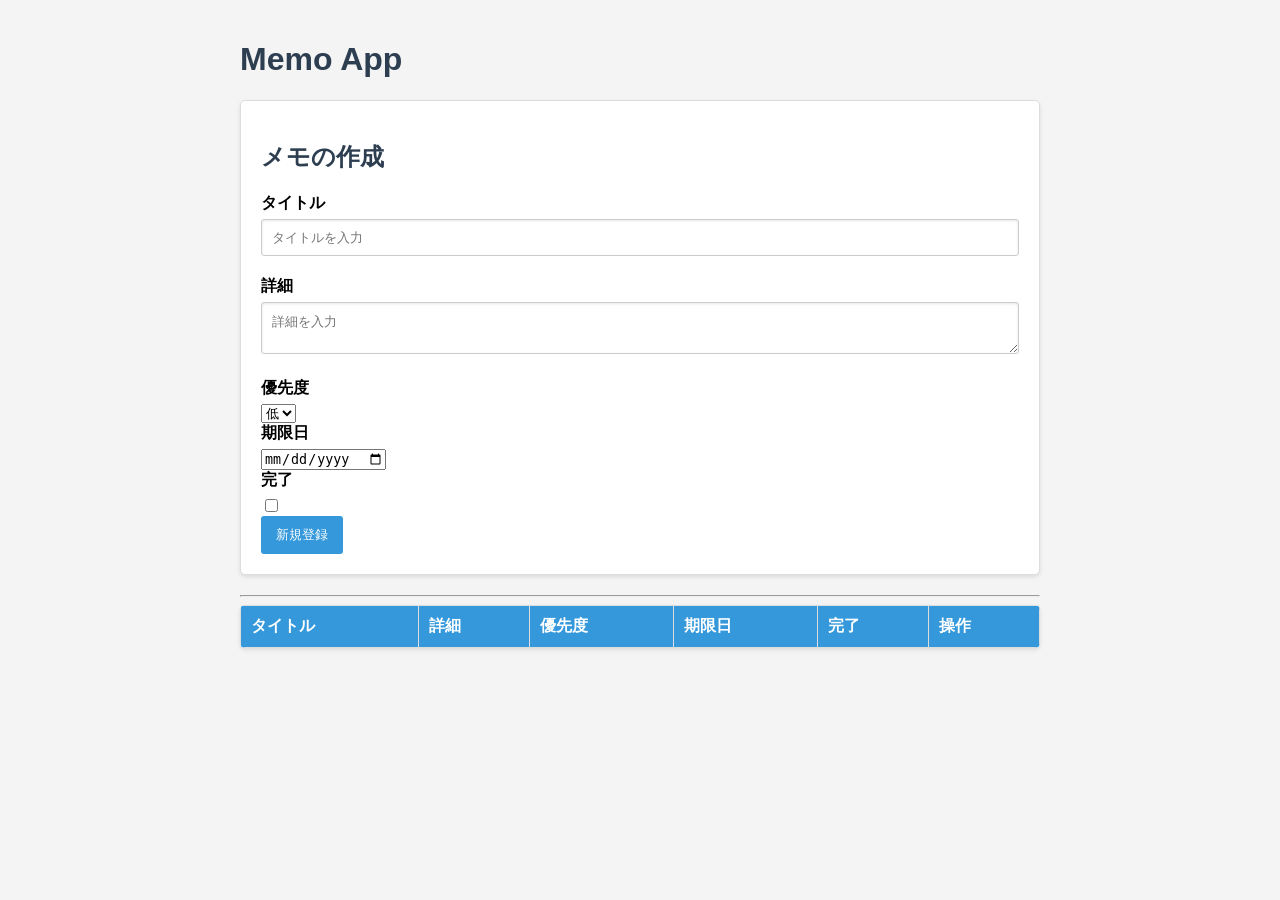
<file: python-04-fastapi-memoapp/frontapp/index.html>
<!DOCTYPE html>
<html lang="en">
<head>
    <meta charset="UTF-8">
    <!-- ビューポートの設定: スケーラブルなデザインを実現するための基本設定 -->
    <meta name="viewport" content="width=device-width, initial-scale=1.0">
    <title>Memo App</title>
    <!-- 外部CSSファイルのリンク -->
    <link rel="stylesheet" href="styles.css">
</head>
<body>
    <!-- アプリケーションのタイトル -->
    <h1>Memo App</h1>
    <!-- メモ作成フォームのコンテナ -->
    <div class="form-container">
        <h2 id="formTitle">メモの作成</h2>
        <form id="createMemoForm">
            <div>
                <!-- タイトル入力フィールド -->
                <label for="title">タイトル</label>
                <input type="text" id="title" placeholder="タイトルを入力" required />
            </div>
            <div>
                <!-- 詳細入力フィールド -->
                <label for="description">詳細</label>
                <textarea id="description" placeholder="詳細を入力"></textarea>
            </div>
            <!-- ▽▽▽ 追加 ▽▽▽ -->
            <div>
                <label for="priority">優先度</label>
                <select id="priority">
                    <option value="低">低</option>
                    <option value="中">中</option>
                    <option value="高">高</option>
                </select>
            </div>
            <div>
                <label for="due_date">期限日</label>
                <input type="date" id="due_date">
            </div>
            <div>
                <label for="is_completed">完了</label>
                <input type="checkbox" id="is_completed">
            </div>
            <!-- △△△ 追加 △△△ -->
            <div class="button-container">
                <!-- メモ新規登録ボタン -->
                <button type="submit">新規登録</button>
                <!-- 更新ボタン（初期状態では非表示） -->
                <button type="button" id="updateButton" style="display: none;">更新実行</button>
            </div>
        </form>
    </div>
    <!-- 区切り線 -->
    <hr>
    <!-- メモの一覧を表示するテーブル -->
    <table id="memos">
        <thead>
            <tr>
                <th>タイトル</th>
                <th>詳細</th>
                <!-- ▽▽▽ 追加 ▽▽▽ -->
                <th>優先度</th>
                <th>期限日</th>
                <th>完了</th>
                <th>操作</th>
                <!-- △△△ 追加 △△△ -->
            </tr>
        </thead>
        <tbody>
            <!-- JavaScriptによってメモの一覧がここに挿入される -->
        </tbody>
    </table>
    <!-- JavaScriptファイルのリンク -->
    <script src="app.js"></script>
</body>
</html>
</file>
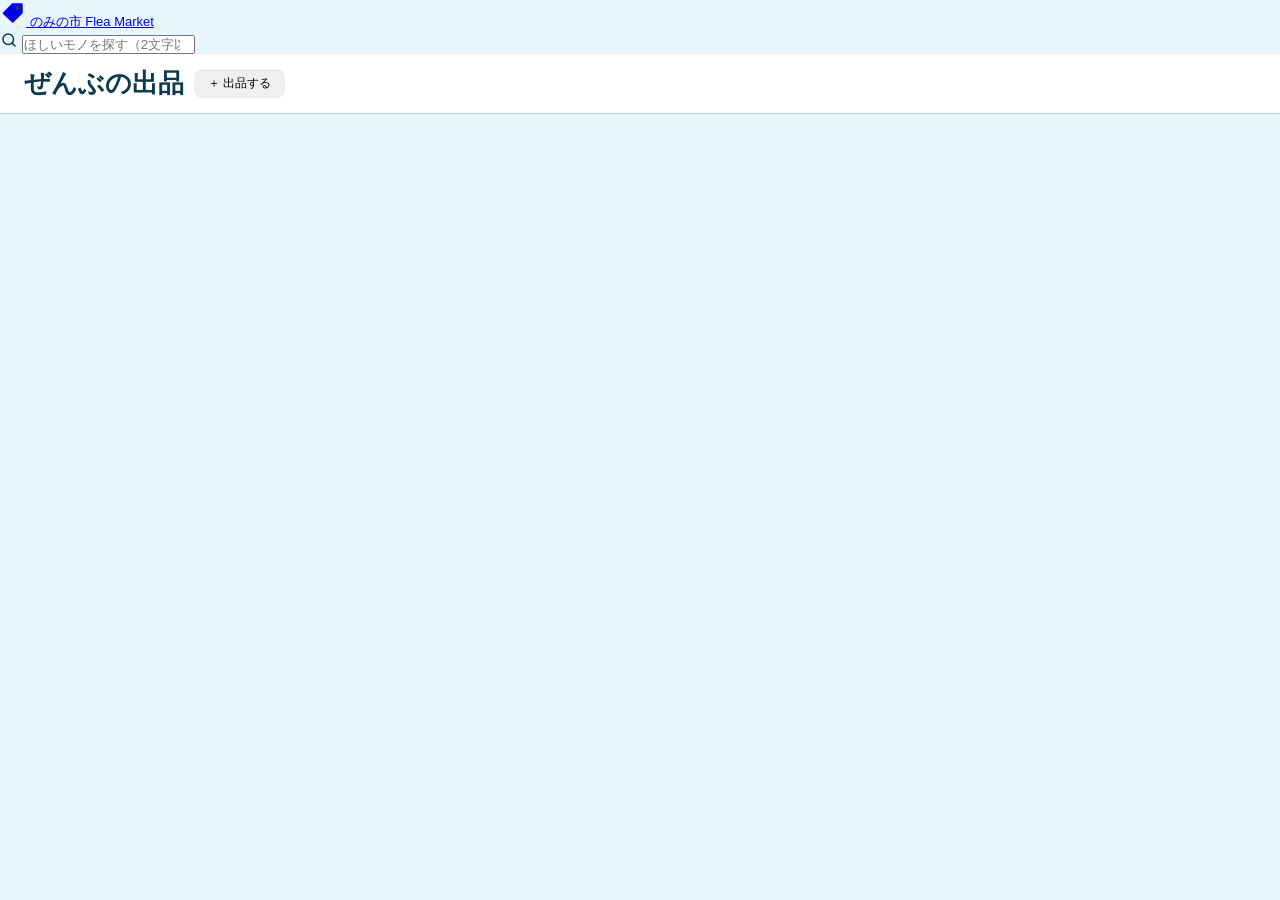
<file: python-11-fastapi-user-itemapp/frontapp/index.html>
<!DOCTYPE html>
<html lang="ja">
<head>
  <meta charset="UTF-8">
  <meta name="viewport" content="width=device-width, initial-scale=1">
  <title>のみの市 — フリーマーケット</title>

  <!-- Fonts: Zen Kaku Gothic New (display/JP) · Murecho (body/JP) · Space Mono (prices) -->
  <link rel="preconnect" href="https://fonts.googleapis.com">
  <link rel="preconnect" href="https://fonts.gstatic.com" crossorigin>
  <link href="https://fonts.googleapis.com/css2?family=Zen+Kaku+Gothic+New:wght@500;700;900&family=Murecho:wght@400;500;600;700&family=Space+Mono:wght@400;700&display=swap" rel="stylesheet">

  <link rel="stylesheet" href="styles.css">
</head>
<body>

  <!-- ============================ MASTHEAD ============================ -->
  <header class="masthead">
    <div class="masthead__inner">
      <a class="brand" href="/" aria-label="のみの市 ホーム">
        <svg class="brand__mark" width="26" height="26" viewBox="0 0 24 24" fill="none" aria-hidden="true">
          <path d="M3 11.2 11.2 3H20a1 1 0 0 1 1 1v8.2l-8.2 8.2a1.4 1.4 0 0 1-2 0L3 13.2a1.4 1.4 0 0 1 0-2Z" fill="currentColor"/>
          <circle cx="16.4" cy="7.6" r="1.7" fill="#184E38"/>
        </svg>
        <span class="brand__name">のみの市</span>
        <span class="brand__sub">Flea Market</span>
      </a>

      <div class="search">
        <svg class="search__icon" width="18" height="18" viewBox="0 0 24 24" fill="none" aria-hidden="true">
          <circle cx="11" cy="11" r="7" stroke="currentColor" stroke-width="2"/>
          <path d="m20 20-3.2-3.2" stroke="currentColor" stroke-width="2" stroke-linecap="round"/>
        </svg>
        <input id="search-input" class="search__input" type="search" maxlength="20"
               placeholder="ほしいモノを探す（2文字以上）" aria-label="商品名で検索">
      </div>

      <div class="account" id="account-area"><!-- filled by app.js --></div>
    </div>
  </header>

  <!-- ============================ MAIN =============================== -->
  <div class="wrap">
    <div class="toolbar">
      <h1 class="toolbar__title">
        ぜんぶの出品
        <span id="count" class="toolbar__count" hidden></span>
        <span id="searching-label" class="toolbar__searching" hidden></span>
      </h1>
      <button id="sell-btn" class="btn btn--sell">＋ 出品する</button>
    </div>

    <main>
      <section id="grid" class="grid" aria-live="polite" aria-busy="false"></section>

      <div id="empty" class="empty" hidden>
        <svg class="empty__mark" width="44" height="44" viewBox="0 0 24 24" fill="none" aria-hidden="true">
          <path d="M3 11.2 11.2 3H20a1 1 0 0 1 1 1v8.2l-8.2 8.2a1.4 1.4 0 0 1-2 0L3 13.2a1.4 1.4 0 0 1 0-2Z" stroke="currentColor" stroke-width="1.6"/>
          <circle cx="16.4" cy="7.6" r="1.6" fill="currentColor"/>
        </svg>
        <h2 class="empty__title" id="empty-title">まだ出品がありません</h2>
        <p class="empty__text" id="empty-text">最初の品物を並べて、市を始めましょう。</p>
        <button id="empty-sell-btn" class="btn btn--amber btn--lg">＋ 出品する</button>
      </div>
    </main>
  </div>

  <!-- ============================ AUTH DIALOG ======================== -->
  <dialog id="auth-dialog" class="dialog" aria-labelledby="auth-title">
    <form id="auth-form" class="dialog__panel" novalidate>
      <div class="dialog__head">
        <h2 class="dialog__title" id="auth-title">ようこそ</h2>
        <button type="button" class="dialog__close" data-close aria-label="閉じる">×</button>
      </div>

      <div class="tabs" role="tablist">
        <button type="button" class="tab" id="tab-login"  role="tab" aria-selected="true"  data-mode="login">ログイン</button>
        <button type="button" class="tab" id="tab-signup" role="tab" aria-selected="false" data-mode="signup">新規登録</button>
      </div>

      <p class="dialog__sub" id="auth-note" hidden></p>
      <div class="form-error" id="auth-error" hidden></div>

      <div class="field">
        <label class="field__label" for="auth-username">ユーザー名 <span class="field__hint">2〜50文字</span></label>
        <input class="input" id="auth-username" name="username" autocomplete="username" minlength="2" maxlength="50" required>
      </div>

      <div class="field">
        <label class="field__label" for="auth-password">パスワード <span class="field__hint">8文字以上</span></label>
        <input class="input" id="auth-password" name="password" type="password" autocomplete="current-password" minlength="8" maxlength="255" required>
      </div>

      <button class="btn btn--block btn--lg" id="auth-submit" type="submit">ログイン</button>
    </form>
  </dialog>

  <!-- ============================ ITEM DIALOG ======================== -->
  <dialog id="item-dialog" class="dialog" aria-labelledby="item-title">
    <form id="item-form" class="dialog__panel" novalidate>
      <div class="dialog__head">
        <h2 class="dialog__title" id="item-title">出品する</h2>
        <button type="button" class="dialog__close" data-close aria-label="閉じる">×</button>
      </div>
      <p class="dialog__sub" id="item-sub">品物の情報を入力してください。</p>

      <div class="form-error" id="item-error" hidden></div>

      <div class="field">
        <label class="field__label" for="item-name">品名 <span class="field__hint">2〜50文字</span></label>
        <input class="input" id="item-name" name="name" minlength="2" maxlength="50" required placeholder="例：木製の椅子">
      </div>

      <div class="field">
        <label class="field__label" for="item-price">価格 <span class="field__hint">1円以上・整数</span></label>
        <div class="field__control">
          <span class="price-prefix">¥</span>
          <input class="input input--price" id="item-price" name="price" type="number" min="1" step="1" inputmode="numeric" required placeholder="3000">
        </div>
      </div>

      <div class="field">
        <label class="field__label" for="item-desc">説明 <span class="field__hint">任意・255文字まで</span></label>
        <textarea class="textarea" id="item-desc" name="description" maxlength="255" placeholder="状態やサイズなど"></textarea>
      </div>

      <div class="field" id="status-field" hidden>
        <label class="field__label" for="item-status">販売状況</label>
        <select class="select" id="item-status" name="status">
          <option value="ON_SALE">出品中</option>
          <option value="SOLD_OUT">売切れ</option>
        </select>
      </div>

      <div class="dialog__foot">
        <button type="button" class="btn btn--ghost" data-close style="color:var(--ink-soft);border-color:var(--line);">やめる</button>
        <button class="btn btn--amber" id="item-submit" type="submit">この内容で出品する</button>
      </div>
    </form>
  </dialog>

  <!-- ============================ CONFIRM DIALOG ===================== -->
  <dialog id="confirm-dialog" class="dialog" aria-labelledby="confirm-title">
    <div class="dialog__panel confirm__panel">
      <div class="dialog__head">
        <h2 class="dialog__title" id="confirm-title">出品を取り下げますか？</h2>
        <button type="button" class="dialog__close" data-close aria-label="閉じる">×</button>
      </div>
      <p class="dialog__sub"><span class="confirm__name" id="confirm-name"></span> を削除します。この操作は取り消せません。</p>
      <div class="dialog__foot">
        <button type="button" class="btn btn--ghost" data-close style="color:var(--ink-soft);border-color:var(--line);">やめる</button>
        <button type="button" class="btn" id="confirm-ok" style="background:var(--stamp);">削除する</button>
      </div>
    </div>
  </dialog>

  <div id="toasts" class="toasts" aria-live="assertive" aria-atomic="true"></div>

  <!-- ?v=4 はキャッシュ破棄用。app.js を編集したら数字を上げると確実に最新が読まれます -->
  <script src="app.js?v=5"></script>
</body>
</html>
</file>
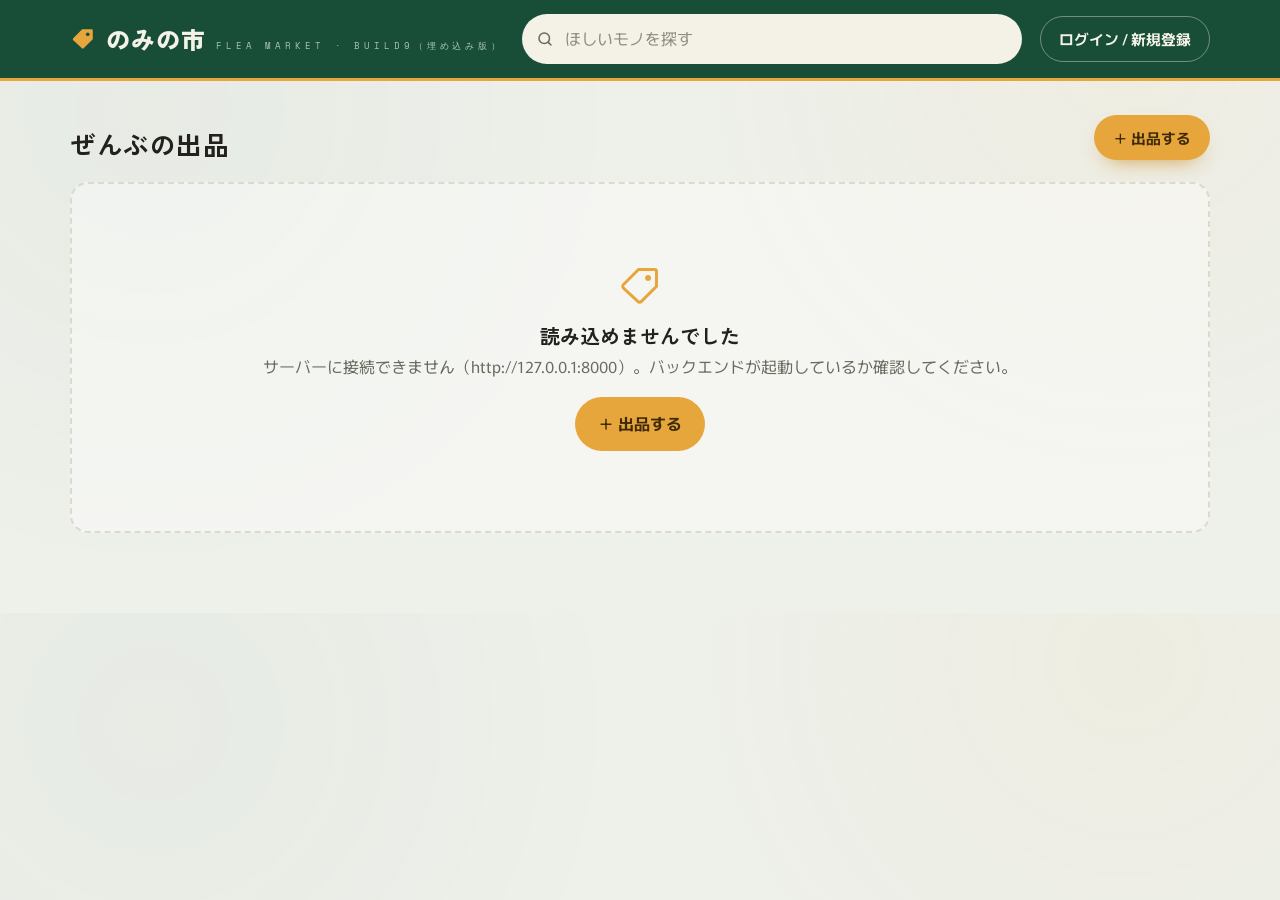
<file: python-12-fastapi-fleamarket/frontapp/index.html>
<!DOCTYPE html>
<html lang="ja">
<head>
  <meta charset="UTF-8">
  <meta name="viewport" content="width=device-width, initial-scale=1">
  <title>のみの市 — フリーマーケット</title>

  <link rel="preconnect" href="https://fonts.googleapis.com">
  <link rel="preconnect" href="https://fonts.gstatic.com" crossorigin>
  <link href="https://fonts.googleapis.com/css2?family=Zen+Kaku+Gothic+New:wght@500;700;900&family=Murecho:wght@400;500;600;700&family=Space+Mono:wght@400;700&display=swap" rel="stylesheet">

  <link rel="stylesheet" href="styles.css">
</head>
<body>

  <!-- ============================ MASTHEAD ============================ -->
  <header class="masthead">
    <div class="masthead__inner">
      <a class="brand" href="javascript:void(0)" aria-label="のみの市 ホーム">
        <svg class="brand__mark" width="26" height="26" viewBox="0 0 24 24" fill="none" aria-hidden="true">
          <path d="M3 11.2 11.2 3H20a1 1 0 0 1 1 1v8.2l-8.2 8.2a1.4 1.4 0 0 1-2 0L3 13.2a1.4 1.4 0 0 1 0-2Z" fill="currentColor"/>
          <circle cx="16.4" cy="7.6" r="1.7" fill="#184E38"/>
        </svg>
        <span class="brand__name">のみの市</span>
        <span class="brand__sub">Flea Market · build9（埋め込み版）</span>
      </a>

      <div class="search">
        <svg class="search__icon" width="18" height="18" viewBox="0 0 24 24" fill="none" aria-hidden="true">
          <circle cx="11" cy="11" r="7" stroke="currentColor" stroke-width="2"/>
          <path d="m20 20-3.2-3.2" stroke="currentColor" stroke-width="2" stroke-linecap="round"/>
        </svg>
        <input id="search-input" class="search__input" type="search" maxlength="20"
               placeholder="ほしいモノを探す" aria-label="商品名で検索">
      </div>

      <div class="account" id="account-area"><!-- filled by script --></div>
    </div>
  </header>

  <!-- ============================ MAIN =============================== -->
  <div class="wrap">
    <div class="toolbar">
      <h1 class="toolbar__title">
        ぜんぶの出品
        <span id="count" class="toolbar__count" hidden></span>
        <span id="searching-label" class="toolbar__searching" hidden></span>
      </h1>
      <button id="sell-btn" class="btn btn--sell" type="button">＋ 出品する</button>
    </div>

    <main>
      <section id="grid" class="grid" aria-live="polite" aria-busy="false"></section>

      <div id="empty" class="empty" hidden>
        <svg class="empty__mark" width="44" height="44" viewBox="0 0 24 24" fill="none" aria-hidden="true">
          <path d="M3 11.2 11.2 3H20a1 1 0 0 1 1 1v8.2l-8.2 8.2a1.4 1.4 0 0 1-2 0L3 13.2a1.4 1.4 0 0 1 0-2Z" stroke="currentColor" stroke-width="1.6"/>
          <circle cx="16.4" cy="7.6" r="1.6" fill="currentColor"/>
        </svg>
        <h2 class="empty__title" id="empty-title">まだ出品がありません</h2>
        <p class="empty__text" id="empty-text">最初の品物を並べて、市を始めましょう。</p>
        <button id="empty-sell-btn" class="btn btn--amber btn--lg" type="button">＋ 出品する</button>
      </div>
    </main>
  </div>

  <!-- ============================ AUTH DIALOG ======================== -->
  <dialog id="auth-dialog" class="dialog" aria-labelledby="auth-title">
    <!-- onsubmit="return false" : Enter キーでもページ遷移させない -->
    <form id="auth-form" class="dialog__panel" novalidate onsubmit="return false">
      <div class="dialog__head">
        <h2 class="dialog__title" id="auth-title">ようこそ</h2>
        <button type="button" class="dialog__close" data-close aria-label="閉じる">×</button>
      </div>

      <div class="tabs" role="tablist">
        <button type="button" class="tab" id="tab-login"  role="tab" aria-selected="true"  data-mode="login">ログイン</button>
        <button type="button" class="tab" id="tab-signup" role="tab" aria-selected="false" data-mode="signup">新規登録</button>
      </div>

      <p class="dialog__sub" id="auth-note" hidden></p>
      <div class="form-error" id="auth-error" hidden></div>
      <div id="auth-status" style="font-size:13px;color:#5a6;margin:4px 0;min-height:18px;"></div>

      <div class="field">
        <label class="field__label" for="auth-username">ユーザー名 <span class="field__hint">2〜50文字</span></label>
        <input class="input" id="auth-username" name="username" autocomplete="off" minlength="2" maxlength="50" required>
      </div>

      <div class="field">
        <label class="field__label" for="auth-password">パスワード <span class="field__hint">8文字以上</span></label>
        <input class="input" id="auth-password" name="password" type="password" autocomplete="off" minlength="8" maxlength="255" required>
      </div>

      <!-- type="button" + JS側で結線。onclick 属性は IIFE 内の関数を参照できないため使わない -->
      <button class="btn btn--block btn--lg" id="auth-submit" type="button">ログイン</button>
    </form>
  </dialog>

  <!-- ============================ ITEM DIALOG ======================== -->
  <dialog id="item-dialog" class="dialog" aria-labelledby="item-title">
    <form id="item-form" class="dialog__panel" novalidate onsubmit="return false">
      <div class="dialog__head">
        <h2 class="dialog__title" id="item-title">出品する</h2>
        <button type="button" class="dialog__close" data-close aria-label="閉じる">×</button>
      </div>
      <p class="dialog__sub" id="item-sub">品物の情報を入力してください。</p>

      <div class="form-error" id="item-error" hidden></div>

      <div class="field">
        <label class="field__label" for="item-name">品名 <span class="field__hint">2〜50文字</span></label>
        <input class="input" id="item-name" name="name" minlength="2" maxlength="50" required placeholder="例：木製の椅子">
      </div>

      <div class="field">
        <label class="field__label" for="item-price">価格 <span class="field__hint">1円以上・整数</span></label>
        <div class="field__control">
          <span class="price-prefix">¥</span>
          <input class="input input--price" id="item-price" name="price" type="number" min="1" step="1" inputmode="numeric" required placeholder="3000">
        </div>
      </div>

      <div class="field">
        <label class="field__label" for="item-desc">説明 <span class="field__hint">任意・255文字まで</span></label>
        <textarea class="textarea" id="item-desc" name="description" maxlength="255" placeholder="状態やサイズなど"></textarea>
      </div>

      <div class="field">
        <label class="field__label" for="item-image">写真 <span class="field__hint">任意・jpeg/png/webp/gif・5MBまで</span></label>
        <input class="input input--file" id="item-image" name="image" type="file"
               accept="image/jpeg,image/png,image/webp,image/gif">
        <div class="image-preview" id="item-image-preview" hidden>
          <img id="item-image-preview-img" alt="プレビュー">
        </div>
      </div>

      <div class="field" id="status-field" hidden>
        <label class="field__label" for="item-status">販売状況</label>
        <select class="select" id="item-status" name="status">
          <option value="ON_SALE">出品中</option>
          <option value="SOLD_OUT">売切れ</option>
        </select>
      </div>

      <div class="dialog__foot">
        <button type="button" class="btn btn--ghost" data-close style="color:var(--ink-soft);border-color:var(--line);">やめる</button>
        <button class="btn btn--amber" id="item-submit" type="button">この内容で出品する</button>
      </div>
    </form>
  </dialog>

  <!-- ============================ CONFIRM DIALOG ===================== -->
  <dialog id="confirm-dialog" class="dialog" aria-labelledby="confirm-title">
    <div class="dialog__panel confirm__panel">
      <div class="dialog__head">
        <h2 class="dialog__title" id="confirm-title">出品を取り下げますか？</h2>
        <button type="button" class="dialog__close" data-close aria-label="閉じる">×</button>
      </div>
      <p class="dialog__sub"><span class="confirm__name" id="confirm-name"></span> を削除します。この操作は取り消せません。</p>
      <div class="dialog__foot">
        <button type="button" class="btn btn--ghost" data-close style="color:var(--ink-soft);border-color:var(--line);">やめる</button>
        <button type="button" class="btn" id="confirm-ok" style="background:var(--stamp);">削除する</button>
      </div>
    </div>
  </dialog>

  <div id="toasts" class="toasts" aria-live="assertive" aria-atomic="true"></div>

  <!-- =====================================================================
       JavaScript は外部 app.js ではなく、この HTML に直接埋め込んでいます。
       これにより「app.js が古い／別フォルダ」というキャッシュ問題が起きません。
       ===================================================================== -->
  <script>
  "use strict";

  const API_BASE = "http://127.0.0.1:8000";
  const TOKEN_KEY = "fm_token";
  const STATUS_LABEL = { ON_SALE: "出品中", SOLD_OUT: "売切れ" };
  const ALLOWED_IMAGE = ["image/jpeg", "image/png", "image/webp", "image/gif"];
  const MAX_IMAGE_BYTES = 5 * 1024 * 1024;

  const state = { token: null, user: null, items: [], query: "", pendingDeleteId: null };

  const $  = (sel, root = document) => root.querySelector(sel);
  const el = (tag, cls) => { const n = document.createElement(tag); if (cls) n.className = cls; return n; };

  /* ---- JWT ---- */
  function parseJwt(token) {
    try {
      const payload = token.split(".")[1].replace(/-/g, "+").replace(/_/g, "/");
      const json = decodeURIComponent(
        atob(payload).split("").map(c => "%" + c.charCodeAt(0).toString(16).padStart(2, "0")).join("")
      );
      const p = JSON.parse(json);
      return { user_id: p.id, username: p.sub, exp: p.exp };
    } catch { return null; }
  }
  function loadToken() {
    const token = localStorage.getItem(TOKEN_KEY);
    if (!token) return;
    const user = parseJwt(token);
    if (!user || (user.exp && user.exp * 1000 < Date.now())) { localStorage.removeItem(TOKEN_KEY); return; }
    state.token = token; state.user = user;
  }
  function setToken(token) {
    localStorage.setItem(TOKEN_KEY, token);
    state.token = token; state.user = parseJwt(token);
  }
  function clearToken() { localStorage.removeItem(TOKEN_KEY); state.token = null; state.user = null; }

  /* ---- API ---- */
  class ApiError extends Error { constructor(message, status) { super(message); this.status = status; } }
  function describeError(payload, status) {
    if (payload && typeof payload.detail === "string") return payload.detail;
    if (payload && Array.isArray(payload.detail)) {
      return payload.detail.map(d => {
        const field = Array.isArray(d.loc) ? d.loc[d.loc.length - 1] : "入力";
        return `${field}: ${d.msg}`;
      }).join(" / ");
    }
    return `エラーが発生しました（HTTP ${status}）`;
  }
  async function api(path, { method = "GET", json, form, formData, auth = false } = {}) {
    const headers = {};
    let body;
    if (json !== undefined) { headers["Content-Type"] = "application/json"; body = JSON.stringify(json); }
    if (form !== undefined) { headers["Content-Type"] = "application/x-www-form-urlencoded"; body = new URLSearchParams(form).toString(); }
    if (formData !== undefined) { body = formData; }  // multipart: Content-Type はブラウザが boundary 付きで自動設定
    if (auth) {
      if (!state.token) throw new ApiError("ログインが必要です", 401);
      headers["Authorization"] = `Bearer ${state.token}`;
    }
    let res;
    try {
      res = await fetch(`${API_BASE}${path}`, { method, headers, body });
    } catch {
      throw new ApiError(`サーバーに接続できません（${API_BASE}）。バックエンドが起動しているか確認してください。`, 0);
    }
    if (res.status === 401 && auth) {
      clearToken(); renderAccount(); renderItems();
      throw new ApiError("セッションが切れました。もう一度ログインしてください。", 401);
    }
    let payload = null;
    const text = await res.text();
    if (text) { try { payload = JSON.parse(text); } catch { payload = text; } }
    if (!res.ok) throw new ApiError(describeError(payload, res.status), res.status);
    return payload;
  }

  /* ---- items ---- */
  async function loadItems() {
    const grid = $("#grid");
    grid.setAttribute("aria-busy", "true");
    renderSkeleton();
    try {
      const q = state.query.trim();
      const path = q.length >= 1 ? `/items?name=${encodeURIComponent(q)}` : "/items";
      state.items = await api(path);
      renderItems();
    } catch (err) {
      renderLoadError(err.message);
    } finally {
      grid.setAttribute("aria-busy", "false");
    }
  }

  /* ---- rendering ---- */
  function money(n) { return Number(n).toLocaleString("ja-JP"); }
  function formatDate(iso) {
    const d = new Date(iso);
    if (isNaN(d)) return "";
    return `${d.getFullYear()}/${String(d.getMonth() + 1).padStart(2, "0")}/${String(d.getDate()).padStart(2, "0")}`;
  }
  function renderAccount() {
    const area = $("#account-area");
    area.innerHTML = "";
    if (state.user) {
      const chip = el("span", "user-chip");
      chip.innerHTML = `<span class="user-chip__dot"></span>${escapeHtml(state.user.username)}`;
      const out = el("button", "btn btn--ghost btn--sm");
      out.type = "button";
      out.textContent = "ログアウト";
      out.addEventListener("click", logout);
      area.append(chip, out);
    } else {
      const login = el("button", "btn btn--ghost");
      login.type = "button";
      login.textContent = "ログイン / 新規登録";
      login.addEventListener("click", () => openAuth("login"));
      area.append(login);
    }
  }
  function renderSkeleton() {
    const grid = $("#grid");
    $("#empty").hidden = true;
    grid.innerHTML = "";
    for (let i = 0; i < 6; i++) {
      const c = el("article", "card skeleton");
      c.innerHTML = `
        <div class="sk sk--title"></div>
        <div class="sk sk--line"></div>
        <div class="sk sk--line short"></div>
        <div class="sk sk--tag" style="margin-top:auto"></div>`;
      grid.append(c);
    }
  }
  function renderLoadError(message) {
    const grid = $("#grid");
    grid.innerHTML = "";
    const empty = $("#empty");
    $("#empty-title").textContent = "読み込めませんでした";
    $("#empty-text").textContent = message;
    $("#empty-sell-btn").hidden = true;
    empty.hidden = false;
    setCount(null);
  }
  function setCount(n) {
    const badge = $("#count");
    if (n === null) { badge.hidden = true; return; }
    badge.textContent = `${n}件`;
    badge.hidden = false;
  }
  function renderItems() {
    const grid = $("#grid");
    const empty = $("#empty");
    grid.innerHTML = "";
    setCount(state.items.length);
    if (state.items.length === 0) {
      $("#empty-sell-btn").hidden = false;
      if (state.query.trim().length >= 1) {
        $("#empty-title").textContent = "見つかりませんでした";
        $("#empty-text").textContent = `「${state.query.trim()}」に当てはまる品物はありません。別の言葉で探してみてください。`;
        $("#empty-sell-btn").hidden = true;
      } else {
        $("#empty-title").textContent = "まだ出品がありません";
        $("#empty-text").textContent = "最初の品物を並べて、市を始めましょう。";
      }
      empty.hidden = false;
      return;
    }
    empty.hidden = true;
    const mine = state.user?.user_id;
    for (const item of state.items) {
      grid.append(renderCard(item, item.user_id === mine));
    }
  }
  function renderCard(item, isMine) {
    const sold = item.status === "SOLD_OUT";
    const card = el("article", "card" + (isMine ? " is-mine" : "") + (sold ? " is-sold" : ""));
    const head = el("div", "card__head");
    const name = el("h3", "card__name");
    name.textContent = item.name;
    const pill = el("span", "pill " + (sold ? "pill--soldout" : "pill--onsale"));
    pill.textContent = STATUS_LABEL[item.status] ?? item.status;
    head.append(name, pill);

    const desc = el("p", "card__desc" + (item.description ? "" : " is-empty"));
    desc.textContent = item.description || "説明はありません";

    const tagrow = el("div", "card__tagrow");
    const tag = el("span", "price-tag");
    tag.innerHTML = `<span class="price-tag__yen">¥</span><span class="price-tag__num">${money(item.price)}</span>`;
    tagrow.append(tag);

    const foot = el("div", "card__foot");
    const owner = el("span", "card__owner");
    owner.textContent = isMine ? "あなたの出品" : `出品者 #${item.user_id}`;
    foot.append(owner);

    if (isMine) {
      const actions = el("div", "card__actions");
      const edit = el("button", "icon-btn"); edit.type = "button";
      edit.textContent = "編集";
      edit.addEventListener("click", () => openItemDialog(item));
      const del = el("button", "icon-btn icon-btn--danger"); del.type = "button";
      del.textContent = "削除";
      del.addEventListener("click", () => openConfirm(item));
      actions.append(edit, del);
      foot.append(actions);
    }
    card.append(head, desc, tagrow, foot);
    if (item.image_url) {
      const media = el("div", "card__media");
      const img = el("img");
      img.src = API_BASE + item.image_url;
      img.alt = item.name;
      img.loading = "lazy";
      media.append(img);
      card.prepend(media);
    }
    if (sold) { const s = el("span", "stamp"); s.textContent = "SOLD"; card.append(s); }
    return card;
  }
  function escapeHtml(s) {
    return String(s).replace(/[&<>"']/g, c => ({ "&": "&amp;", "<": "&lt;", ">": "&gt;", '"': "&quot;", "'": "&#39;" }[c]));
  }

  /* ---- AUTH ---- */
  const authDialog = $("#auth-dialog");
  let authMode = "login";
  function authStatus(msg) { const s = $("#auth-status"); if (s) s.textContent = msg || ""; }

  function openAuth(mode = "login", note = "") {
    setAuthMode(mode);
    const noteEl = $("#auth-note");
    noteEl.textContent = note;
    noteEl.hidden = !note;
    $("#auth-error").hidden = true;
    authStatus("");
    $("#auth-form").reset();
    if (!authDialog.open) authDialog.showModal();
    setTimeout(() => $("#auth-username").focus(), 50);
  }
  function setAuthMode(mode) {
    authMode = mode;
    $("#tab-login").setAttribute("aria-selected", String(mode === "login"));
    $("#tab-signup").setAttribute("aria-selected", String(mode === "signup"));
    $("#auth-title").textContent = mode === "login" ? "おかえりなさい" : "はじめまして";
    $("#auth-submit").textContent = mode === "login" ? "ログイン" : "登録してはじめる";
    $("#auth-password").setAttribute("autocomplete", "off");
    $("#auth-error").hidden = true;
    authStatus("");
  }

  let authBusy = false;
  async function submitAuth(e) {
    if (e) e.preventDefault();
    if (authBusy) return;
    const username = $("#auth-username").value.trim();
    const password = $("#auth-password").value;
    const errEl = $("#auth-error");
    const btn = $("#auth-submit");

    if (username.length < 2) return showFieldError(errEl, "ユーザー名は2文字以上で入力してください。");
    if (password.length < 8) return showFieldError(errEl, "パスワードは8文字以上で入力してください。");

    authBusy = true;
    btn.disabled = true;
    const original = btn.textContent;
    btn.textContent = "処理中…";
    errEl.hidden = true;
    try {
      let tok;
      if (authMode === "signup") {
        // 登録レスポンスにトークンが含まれるため、続けてログインする必要はない
        authStatus("新規登録中…");
        tok = await api("/auth/signup", { method: "POST", json: { username, password } });
      } else {
        authStatus("ログイン中…");
        tok = await api("/auth/login", { method: "POST", form: { username, password } });
      }
      if (!tok || !tok.access_token) throw new ApiError("応答に access_token がありません", 0);
      setToken(tok.access_token);
      authStatus("ログイン完了");
      authDialog.close();
      renderAccount();
      renderItems();
      toast(authMode === "signup" ? `ようこそ、${username} さん` : "ログインしました", "ok");
    } catch (err) {
      console.error("[auth] 失敗:", { mode: authMode, status: err.status, message: err.message }, err);
      const where = authMode === "signup" ? "新規登録" : "ログイン";
      authStatus("");
      showFieldError(errEl, `${where}に失敗：${err.message}（status=${err.status ?? "?"}）`);
    } finally {
      authBusy = false;
      btn.disabled = false;
      btn.textContent = original;
    }
  }
  function showFieldError(elem, msg) { elem.textContent = msg; elem.hidden = false; }
  function logout() { clearToken(); renderAccount(); renderItems(); toast("ログアウトしました", "ok"); }

  /* ---- ITEM ---- */
  const itemDialog = $("#item-dialog");
  let editingId = null;
  let itemBusy = false;   // 出品の二重送信ガード
  function openItemDialog(item = null) {
    if (!state.user) { openAuth("login", "出品にはログインが必要です。"); return; }
    editingId = item ? item.id : null;
    const editing = Boolean(item);
    $("#item-title").textContent = editing ? "出品を編集" : "出品する";
    $("#item-sub").textContent = editing ? "内容を変更して保存します。" : "品物の情報を入力してください。";
    $("#item-submit").textContent = editing ? "変更を保存" : "この内容で出品する";
    $("#status-field").hidden = !editing;
    $("#item-error").hidden = true;
    $("#item-name").value  = item ? item.name : "";
    $("#item-price").value = item ? item.price : "";
    $("#item-desc").value  = item ? (item.description ?? "") : "";
    $("#item-status").value = item ? item.status : "ON_SALE";
    // 画像フィールド初期化（編集時は既存画像をプレビュー表示）
    $("#item-image").value = "";
    const prev = $("#item-image-preview"), prevImg = $("#item-image-preview-img");
    if (item && item.image_url) { prevImg.src = API_BASE + item.image_url; prev.hidden = false; }
    else { prevImg.removeAttribute("src"); prev.hidden = true; }
    clearInvalid();
    if (!itemDialog.open) itemDialog.showModal();
    setTimeout(() => $("#item-name").focus(), 50);
  }
  function clearInvalid() { ["#item-name", "#item-price", "#item-desc"].forEach(s => $(s).classList.remove("is-invalid")); }
  async function submitItem(e) {
    if (e) e.preventDefault();
    if (itemBusy) return;              // 処理中なら二重送信を無視
    const errEl = $("#item-error");
    clearInvalid();
    const name = $("#item-name").value.trim();
    const priceRaw = $("#item-price").value;
    const description = $("#item-desc").value.trim();
    const price = Number(priceRaw);
    if (name.length < 2 || name.length > 50) { $("#item-name").classList.add("is-invalid"); return showFieldError(errEl, "品名は2〜50文字で入力してください。"); }
    if (!Number.isInteger(price) || price < 1) { $("#item-price").classList.add("is-invalid"); return showFieldError(errEl, "価格は1円以上の整数で入力してください。"); }
    if (description.length > 255) { $("#item-desc").classList.add("is-invalid"); return showFieldError(errEl, "説明は255文字までです。"); }
    const btn = $("#item-submit");
    btn.disabled = true;
    const original = btn.textContent;
    btn.textContent = "保存中…";
    itemBusy = true;                   // ここから処理中
    try {
      const file = $("#item-image").files[0] || null;

      if (editingId === null) {
        // 新規出品：name/price/description と画像を FormData で1回にまとめて送る
        const fd = new FormData();
        fd.append("name", name);
        fd.append("price", price);
        if (description) fd.append("description", description);
        if (file) fd.append("file", file);
        await api("/items", { method: "POST", auth: true, formData: fd });
      } else {
        // 編集：本文は JSON。画像を選び直したときだけ差し替え送信
        const status = $("#item-status").value;
        await api(`/items/${editingId}`, { method: "PATCH", auth: true, json: { name, price, description: description || null, status } });
        if (file) {
          const fd = new FormData();
          fd.append("file", file);
          await api(`/items/${editingId}/image`, { method: "POST", auth: true, formData: fd });
        }
      }

      toast(editingId === null ? "出品しました" : "変更を保存しました", "ok");
      itemDialog.close();
      await loadItems();
    } catch (err) {
      showFieldError(errEl, err.message);
    } finally {
      itemBusy = false;                // 処理完了で解除
      btn.disabled = false;
      btn.textContent = original;
    }
  }

  /* ---- 画像選択時のクライアント側チェック＆プレビュー ---- */
  function onImagePicked() {
    const input = $("#item-image");
    const prev = $("#item-image-preview"), prevImg = $("#item-image-preview-img");
    const f = input.files[0];
    if (!f) { prev.hidden = true; return; }
    if (!ALLOWED_IMAGE.includes(f.type)) {
      input.value = ""; prev.hidden = true;
      return showFieldError($("#item-error"), "画像は jpeg / png / webp / gif を選んでください。");
    }
    if (f.size > MAX_IMAGE_BYTES) {
      input.value = ""; prev.hidden = true;
      return showFieldError($("#item-error"), "画像は5MBまでです。");
    }
    $("#item-error").hidden = true;
    prevImg.src = URL.createObjectURL(f);
    prev.hidden = false;
  }

  /* ---- CONFIRM ---- */
  const confirmDialog = $("#confirm-dialog");
  function openConfirm(item) { state.pendingDeleteId = item.id; $("#confirm-name").textContent = item.name; confirmDialog.showModal(); }
  async function doDelete() {
    const id = state.pendingDeleteId;
    if (id == null) return;
    const btn = $("#confirm-ok");
    btn.disabled = true;
    btn.textContent = "削除中…";
    try {
      await api(`/items/${id}`, { method: "DELETE", auth: true });
      confirmDialog.close();
      toast("出品を取り下げました", "ok");
      await loadItems();
    } catch (err) {
      confirmDialog.close();
      toast(err.message, "error");
    } finally {
      btn.disabled = false;
      btn.textContent = "削除する";
      state.pendingDeleteId = null;
    }
  }

  /* ---- TOAST ---- */
  function toast(message, type = "") {
    const t = el("div", "toast" + (type ? ` toast--${type}` : ""));
    t.innerHTML = `<span class="toast__dot"></span>${escapeHtml(message)}`;
    $("#toasts").append(t);
    setTimeout(() => { t.style.opacity = "0"; t.style.transform = "translateY(8px)"; setTimeout(() => t.remove(), 250); }, 3200);
  }

  /* ---- WIRING ---- */
  function debounce(fn, ms) { let id; return (...a) => { clearTimeout(id); id = setTimeout(() => fn(...a), ms); }; }

  function init() {
    loadToken();
    renderAccount();
    loadItems();

    $("#search-input").addEventListener("input", debounce((e) => {
      $("#searching-label").hidden = true;
      state.query = e.target.value;
      loadItems();
    }, 350));

    $("#sell-btn").addEventListener("click", () => openItemDialog());
    $("#empty-sell-btn").addEventListener("click", () => openItemDialog());

    $("#tab-login").addEventListener("click", () => setAuthMode("login"));
    $("#tab-signup").addEventListener("click", () => setAuthMode("signup"));
    $("#auth-submit").addEventListener("click", (e) => { e.preventDefault(); submitAuth(e); });
    $("#item-submit").addEventListener("click", (e) => { e.preventDefault(); submitItem(e); });
    // Enterキーでの送信もJS側で受ける（ネイティブ送信によるページ遷移を防ぐ）
    $("#auth-form").addEventListener("submit", (e) => { e.preventDefault(); submitAuth(e); });
    $("#item-form").addEventListener("submit", (e) => { e.preventDefault(); submitItem(e); });
    $("#item-image").addEventListener("change", onImagePicked);

    $("#confirm-ok").addEventListener("click", doDelete);

    document.querySelectorAll("dialog").forEach(dlg => {
      dlg.querySelectorAll("[data-close]").forEach(b => b.addEventListener("click", () => dlg.close()));
      let downOnBackdrop = false;
      dlg.addEventListener("mousedown", (e) => { downOnBackdrop = (e.target === dlg); });
      dlg.addEventListener("mouseup",   (e) => { if (downOnBackdrop && e.target === dlg) dlg.close(); });
    });

    console.log("のみの市 build9（埋め込み版）初期化完了");
  }

  // インライン配置なので DOM は既に準備済みのことが多い。両対応にする。
  if (document.readyState === "loading") {
    document.addEventListener("DOMContentLoaded", init);
  } else {
    init();
  }
  </script>
</body>
</html>
</file>
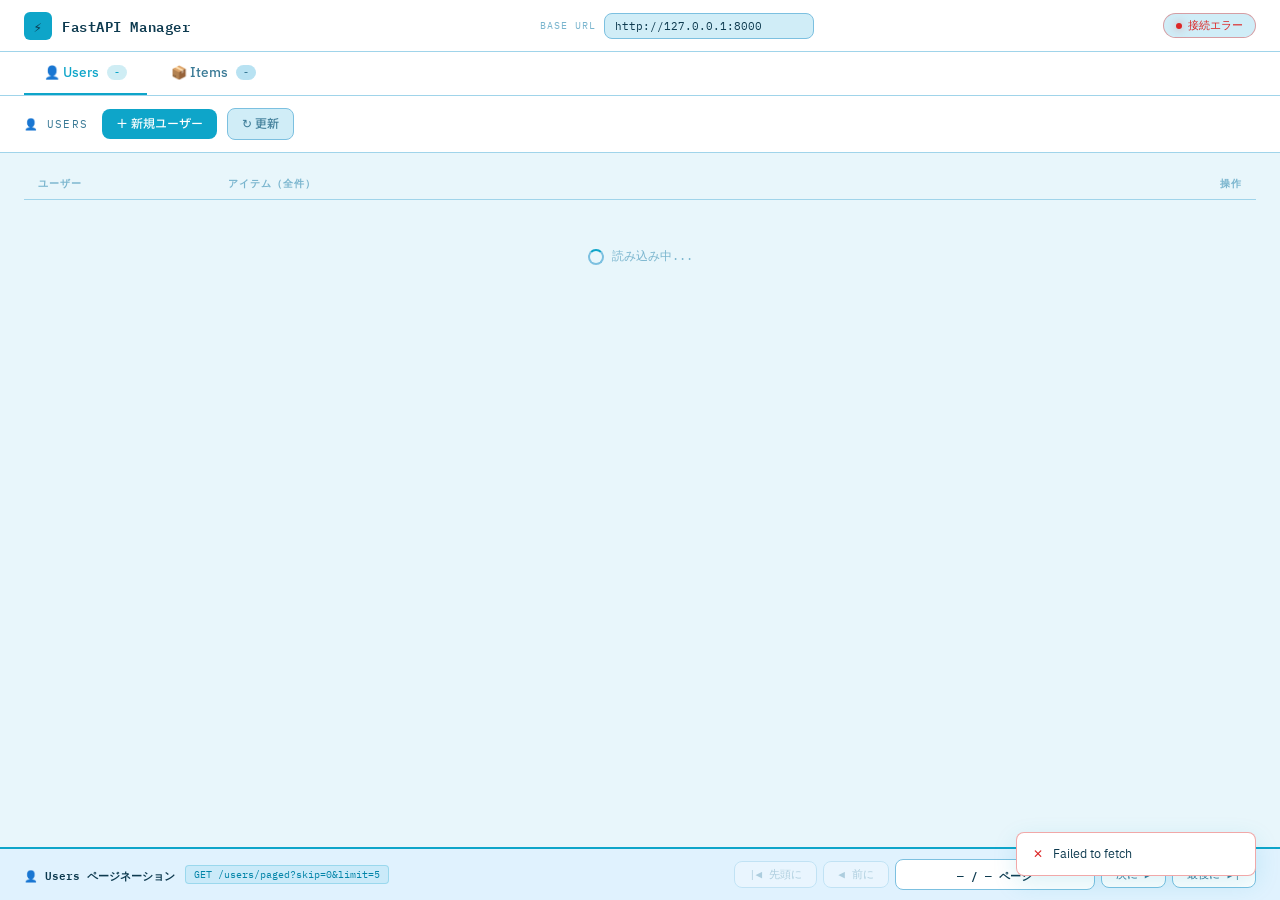
<file: python-11-fastapi/01_basics_and_structure/project_structure/frontapp/index.html>
<!doctype html>
<html lang="ja">
  <head>
    <meta charset="UTF-8" />
    <meta name="viewport" content="width=device-width, initial-scale=1.0" />
    <title>FastAPI Manager</title>
    <link
      href="https://fonts.googleapis.com/css2?family=IBM+Plex+Mono:wght@400;600&family=IBM+Plex+Sans+JP:wght@300;400;500;700&display=swap"
      rel="stylesheet"
    />
    <link rel="stylesheet" href="styles.css" />
  </head>
  <body>
    <!-- topbar -->
    <header class="topbar">
      <div class="logo">
        <div class="logo-icon">⚡</div>
        FastAPI Manager
      </div>
      <div class="base-url-wrap">
        <label>BASE URL</label>
        <input id="baseUrl" type="text" value="http://127.0.0.1:8000" />
      </div>
      <div class="status-pill" id="statusPill">
        <span class="dot"></span>
        <span id="statusText">待機中</span>
      </div>
    </header>

    <!-- タブバー -->
    <div class="tabbar">
      <button
        class="tab-btn active"
        id="tab-users"
        onclick="switchTab('users')"
      >
        👤 Users <span class="tab-count" id="usersCount">-</span>
      </button>
      <button class="tab-btn" id="tab-items" onclick="switchTab('items')">
        📦 Items <span class="tab-count" id="itemsCount">-</span>
      </button>
    </div>

    <!-- ══ Users タブ ══ -->
    <div class="tab-panel active" id="panel-users">
      <div class="toolbar">
        <span class="toolbar-title">👤 USERS</span>
        <button class="btn btn-primary" onclick="openUserModal()">
          ＋ 新規ユーザー
        </button>
        <button class="btn btn-ghost" onclick="initLoad()">↻ 更新</button>
      </div>

      <div class="table-wrap">
        <table class="main-table">
          <thead>
            <tr>
              <th style="width: 190px">ユーザー</th>
              <th>アイテム（全件）</th>
              <th style="width: 120px; text-align: right">操作</th>
            </tr>
          </thead>
          <tbody id="usersBody">
            <tr>
              <td colspan="3" class="loading-cell">
                <span class="spinner"></span>読み込み中...
              </td>
            </tr>
          </tbody>
        </table>
      </div>

      <!-- Users ページネーションバー -->
      <div class="pager-bar">
        <div class="pager-left">
          <span class="pager-label">👤 Users ページネーション</span>
          <span class="pager-endpoint" id="u-endpoint"
            >GET /users/paged?skip=0&amp;limit=5</span
          >
        </div>
        <div class="pager-nav-group">
          <button class="pager-nav-btn" id="u-first" onclick="uGo(1)" disabled>
            |◀ 先頭に
          </button>
          <button
            class="pager-nav-btn"
            id="u-prev"
            onclick="uGo(uSt.page - 1)"
            disabled
          >
            ◀ 前に
          </button>
          <span class="pager-page-info" id="u-info">— / — ページ</span>
          <button class="pager-nav-btn" id="u-next" onclick="uGo(uSt.page + 1)">
            次に ▶
          </button>
          <button
            class="pager-nav-btn"
            id="u-last"
            onclick="uGo(uSt.totalPages)"
          >
            最後に ▶|
          </button>
        </div>
      </div>
    </div>

    <!-- ══ Items タブ ══ -->
    <div class="tab-panel" id="panel-items">
      <div class="toolbar">
        <span class="toolbar-title">📦 ITEMS</span>
        <button class="btn btn-primary" onclick="openItemModal()">
          ＋ 新規アイテム
        </button>
        <button class="btn btn-ghost" onclick="iTabLoad()">↻ 更新</button>
      </div>

      <div class="table-wrap">
        <table class="main-table">
          <thead>
            <tr>
              <th style="width: 60px">ID</th>
              <th>タイトル</th>
              <th>説明</th>
              <th style="width: 130px">ユーザー</th>
              <th style="width: 120px; text-align: right">操作</th>
            </tr>
          </thead>
          <tbody id="itemsBody">
            <tr>
              <td colspan="5" class="loading-cell">
                <span class="spinner"></span>読み込み中...
              </td>
            </tr>
          </tbody>
        </table>
      </div>

      <!-- Items ページネーションバー -->
      <div class="pager-bar pager-bar-items">
        <div class="pager-left">
          <span class="pager-label">📦 Items ページネーション</span>
          <span class="pager-endpoint" id="i-endpoint"
            >GET /items/paged?skip=0&amp;limit=5</span
          >
        </div>
        <div class="pager-nav-group">
          <button class="pager-nav-btn" id="i-first" onclick="iGo(1)" disabled>
            |◀ 先頭に
          </button>
          <button
            class="pager-nav-btn"
            id="i-prev"
            onclick="iGo(iSt.page - 1)"
            disabled
          >
            ◀ 前に
          </button>
          <span class="pager-page-info" id="i-info">— / — ページ</span>
          <button class="pager-nav-btn" id="i-next" onclick="iGo(iSt.page + 1)">
            次に ▶
          </button>
          <button
            class="pager-nav-btn"
            id="i-last"
            onclick="iGo(iSt.totalPages)"
          >
            最後に ▶|
          </button>
        </div>
      </div>
    </div>

    <!-- User モーダル -->
    <div class="modal-overlay" id="userModal">
      <div class="modal">
        <div class="modal-header">
          <div class="modal-title" id="userModalTitle">👤 ユーザー作成</div>
          <button class="modal-close" onclick="closeModal('userModal')">
            ✕
          </button>
        </div>
        <div class="modal-body">
          <input type="hidden" id="userModalId" />
          <div class="field-group">
            <label>名前 <span class="req">必須</span></label>
            <input type="text" id="userModalName" placeholder="山田太郎" />
          </div>
          <div class="field-group">
            <label>メールアドレス <span class="req">必須</span></label>
            <input
              type="email"
              id="userModalEmail"
              placeholder="yamada@example.com"
            />
          </div>
        </div>
        <div class="modal-footer">
          <button class="btn btn-ghost" onclick="closeModal('userModal')">
            キャンセル
          </button>
          <button
            class="btn btn-primary"
            id="userModalBtn"
            onclick="submitUser()"
          >
            作成する
          </button>
        </div>
      </div>
    </div>

    <!-- Item モーダル -->
    <div class="modal-overlay" id="itemModal">
      <div class="modal">
        <div class="modal-header">
          <div class="modal-title" id="itemModalLabel">📦 アイテム作成</div>
          <button class="modal-close" onclick="closeModal('itemModal')">
            ✕
          </button>
        </div>
        <div class="modal-body">
          <input type="hidden" id="itemModalId" />
          <div class="field-group">
            <label>タイトル <span class="req">必須</span></label>
            <input
              type="text"
              id="itemModalName"
              placeholder="サンプルアイテム"
            />
          </div>
          <div class="field-group">
            <label>説明 <span class="opt">省略可</span></label>
            <input
              type="text"
              id="itemModalDesc"
              placeholder="アイテムの説明"
            />
          </div>
          <div class="field-group">
            <label>ユーザー <span class="req">必須</span></label>
            <select id="itemModalUserId">
              <option value="">-- ユーザーを選択 --</option>
            </select>
          </div>
        </div>
        <div class="modal-footer">
          <button class="btn btn-ghost" onclick="closeModal('itemModal')">
            キャンセル
          </button>
          <button
            class="btn btn-primary"
            id="itemModalBtn"
            onclick="submitItem()"
          >
            作成する
          </button>
        </div>
      </div>
    </div>

    <!-- 削除確認 -->
    <div class="modal-overlay delete-dialog" id="deleteModal">
      <div class="modal">
        <div class="modal-header">
          <div class="modal-title">🗑️ 削除の確認</div>
          <button class="modal-close" onclick="closeModal('deleteModal')">
            ✕
          </button>
        </div>
        <div class="modal-body">
          <div class="delete-warning">
            <span class="icon">⚠️</span>
            <span id="deleteWarningText">本当に削除しますか？</span>
          </div>
        </div>
        <div class="modal-footer">
          <button class="btn btn-ghost" onclick="closeModal('deleteModal')">
            キャンセル
          </button>
          <button class="btn btn-danger" onclick="confirmDelete()">
            削除する
          </button>
        </div>
      </div>
    </div>

    <div class="toast-area" id="toastArea"></div>

    <script>
      const LIMIT = 5;

      // ── キャッシュ（モーダル選択肢用） ──
      let allUsers = [];
      let allItems = [];

      // ── Users ページネーション状態 ──
      const uSt = { page: 1, totalPages: 1, total: 0 };

      // ── Items ページネーション状態 ──
      const iSt = { page: 1, totalPages: 1, total: 0 };

      let deleteTarget = null;
      let userMode = "create";
      let itemMode = "create";
      let currentTab = "users";

      // ════════════════════════════════════════
      // API
      // ════════════════════════════════════════
      const getBase = () =>
        document.getElementById("baseUrl").value.replace(/\/$/, "");

      function setStatus(type, text) {
        document.getElementById("statusPill").className = "status-pill " + type;
        document.getElementById("statusText").textContent = text;
      }

      async function api(method, path, body) {
        setStatus("sending", "通信中...");
        try {
          const opts = {
            method,
            headers: { "Content-Type": "application/json" },
          };
          if (body && method !== "GET" && method !== "DELETE")
            opts.body = JSON.stringify(body);
          const res = await fetch(getBase() + path, opts);
          const ct = res.headers.get("content-type") || "";
          const data = ct.includes("json")
            ? await res.json()
            : await res.text();
          if (!res.ok) throw new Error(data?.detail || res.statusText);
          setStatus("ok", res.status + " OK");
          return data;
        } catch (e) {
          setStatus("error", "接続エラー");
          throw e;
        }
      }

      function toast(msg, type = "success") {
        const el = document.createElement("div");
        el.className = "toast " + type;
        el.innerHTML =
          '<span class="toast-icon">' +
          (type === "success" ? "✓" : "✕") +
          "</span>" +
          esc(msg);
        document.getElementById("toastArea").appendChild(el);
        setTimeout(() => el.remove(), 3000);
      }

      // ════════════════════════════════════════
      // タブ切り替え
      // ════════════════════════════════════════
      function switchTab(tab) {
        currentTab = tab;
        document
          .querySelectorAll(".tab-btn")
          .forEach((b) => b.classList.toggle("active", b.id === "tab-" + tab));
        document
          .querySelectorAll(".tab-panel")
          .forEach((p) =>
            p.classList.toggle("active", p.id === "panel-" + tab),
          );
        // タブ初回表示時にロード
        if (tab === "items" && iSt.total === 0) iTabLoad();
      }

      // ════════════════════════════════════════
      // 初期ロード（全件取得 → 総件数把握）
      // ════════════════════════════════════════
      async function initLoad() {
        try {
          [allUsers, allItems] = await Promise.all([
            api("GET", "/users"),
            api("GET", "/items"),
          ]);
          // 総件数をセット
          uSt.total = allUsers.length;
          uSt.totalPages = Math.ceil(allUsers.length / LIMIT) || 1;
          iSt.total = allItems.length;
          iSt.totalPages = Math.ceil(allItems.length / LIMIT) || 1;

          document.getElementById("usersCount").textContent = allUsers.length;
          document.getElementById("itemsCount").textContent = allItems.length;

          // Users 1ページ目をAPIで取得
          uSt.page = 1;
          await uFetch();

          // Items タブが開いていれば更新
          if (currentTab === "items") {
            iSt.page = 1;
            await iFetch();
          }
        } catch (e) {
          toast(e.message, "error");
        }
      }

      // ════════════════════════════════════════
      // Users ページネーション
      // ════════════════════════════════════════
      async function uGo(page) {
        page = Math.max(1, Math.min(page, uSt.totalPages));
        uSt.page = page;
        await uFetch();
      }

      async function uFetch() {
        const skip = (uSt.page - 1) * LIMIT;
        const path = "/users/paged?skip=" + skip + "&limit=" + LIMIT;
        document.getElementById("u-endpoint").textContent = "GET " + path;
        document.getElementById("usersBody").innerHTML =
          '<tr><td colspan="3" class="loading-cell"><span class="spinner"></span>読み込み中...</td></tr>';
        try {
          const data = await api("GET", path);
          renderUsers(data);
          updateUPager();
        } catch (e) {
          document.getElementById("usersBody").innerHTML =
            '<tr><td colspan="3" style="text-align:center;padding:40px;color:var(--red)">' +
            esc(e.message) +
            "</td></tr>";
        }
      }

      function updateUPager() {
        const isFirst = uSt.page === 1;
        const isLast = uSt.page === uSt.totalPages;
        document.getElementById("u-info").textContent =
          uSt.page +
          " / " +
          uSt.totalPages +
          " ページ（全 " +
          uSt.total +
          " 件）";
        document.getElementById("u-first").disabled = isFirst;
        document.getElementById("u-prev").disabled = isFirst;
        document.getElementById("u-next").disabled = isLast;
        document.getElementById("u-last").disabled = isLast;
      }

      // ── Users テーブル描画 ──
      function renderUsers(users) {
        const tbody = document.getElementById("usersBody");
        if (!users.length) {
          tbody.innerHTML =
            '<tr><td colspan="3"><div class="empty-state"><div class="empty-icon">👤</div>ユーザーがいません</div></td></tr>';
          return;
        }
        tbody.innerHTML = users
          .map((u) => {
            // /users/paged のレスポンスには items フィールドが含まれる
            const items = u.items || [];
            const listHtml = items.length
              ? '<div class="item-list">' +
                items.map((it) => buildItemRow(it)).join("") +
                "</div>"
              : '<span class="no-items">📭 アイテムなし</span>';
            return (
              '<tr class="user-row">' +
              '<td class="user-info-cell">' +
              '<div class="user-id-badge">#' +
              u.id +
              "</div>" +
              '<div class="user-name">' +
              esc(u.name) +
              "</div>" +
              '<div class="user-email">' +
              esc(u.email) +
              "</div>" +
              "</td>" +
              '<td class="items-cell">' +
              listHtml +
              '<div class="items-cell-footer">' +
              '<button class="add-item-btn" onclick="openItemModalForUser(' +
              u.id +
              ')">＋ アイテム追加</button>' +
              "</div>" +
              "</td>" +
              '<td class="user-actions-cell">' +
              '<div class="btn-group">' +
              '<button class="btn btn-ghost btn-sm" onclick="openUserModal(' +
              u.id +
              ')">編集</button>' +
              '<button class="btn btn-danger btn-sm" onclick="openDeleteModal(\'user\',' +
              u.id +
              ",'" +
              esc(u.name) +
              "')\">削除</button>" +
              "</div>" +
              "</td>" +
              "</tr>" +
              '<tr class="spacer-row"><td colspan="3"></td></tr>'
            );
          })
          .join("");
      }

      // ════════════════════════════════════════
      // Items ページネーション
      // ════════════════════════════════════════
      async function iTabLoad() {
        iSt.page = 1;
        await iFetch();
      }

      async function iGo(page) {
        page = Math.max(1, Math.min(page, iSt.totalPages));
        iSt.page = page;
        await iFetch();
      }

      async function iFetch() {
        const skip = (iSt.page - 1) * LIMIT;
        const path = "/items/paged?skip=" + skip + "&limit=" + LIMIT;
        document.getElementById("i-endpoint").textContent = "GET " + path;
        document.getElementById("itemsBody").innerHTML =
          '<tr><td colspan="5" class="loading-cell"><span class="spinner"></span>読み込み中...</td></tr>';
        try {
          const data = await api("GET", path);
          renderItems(data);
          updateIPager();
        } catch (e) {
          document.getElementById("itemsBody").innerHTML =
            '<tr><td colspan="5" style="text-align:center;padding:40px;color:var(--red)">' +
            esc(e.message) +
            "</td></tr>";
        }
      }

      function updateIPager() {
        const isFirst = iSt.page === 1;
        const isLast = iSt.page === iSt.totalPages;
        document.getElementById("i-info").textContent =
          iSt.page +
          " / " +
          iSt.totalPages +
          " ページ（全 " +
          iSt.total +
          " 件）";
        document.getElementById("i-first").disabled = isFirst;
        document.getElementById("i-prev").disabled = isFirst;
        document.getElementById("i-next").disabled = isLast;
        document.getElementById("i-last").disabled = isLast;
      }

      // ── Items テーブル描画 ──
      function renderItems(items) {
        const tbody = document.getElementById("itemsBody");
        if (!items.length) {
          tbody.innerHTML =
            '<tr><td colspan="5"><div class="empty-state"><div class="empty-icon">📦</div>アイテムがありません</div></td></tr>';
          return;
        }
        tbody.innerHTML = items
          .map((it) => {
            const user = allUsers.find((u) => u.id === it.user_id);
            const uLabel = user
              ? "#" + user.id + " " + esc(user.name)
              : "User #" + it.user_id;
            return (
              '<tr class="user-row">' +
              '<td class="cell-id">#' +
              it.id +
              "</td>" +
              "<td><strong>" +
              esc(it.title) +
              "</strong></td>" +
              '<td style="color:var(--text-sub)">' +
              esc(it.description || "—") +
              "</td>" +
              '<td><span class="badge-uid">' +
              uLabel +
              "</span></td>" +
              '<td class="user-actions-cell">' +
              '<div class="btn-group">' +
              '<button class="btn btn-ghost btn-sm" onclick="openItemModal(' +
              it.id +
              ')">編集</button>' +
              '<button class="btn btn-danger btn-sm" onclick="openDeleteModal(\'item\',' +
              it.id +
              ",'" +
              esc(it.title) +
              "')\">削除</button>" +
              "</div>" +
              "</td>" +
              "</tr>"
            );
          })
          .join("");
      }

      // ── アイテム行（Users タブ内） ──
      function buildItemRow(it) {
        return (
          '<div class="item-row">' +
          '<span class="item-id">#' +
          it.id +
          "</span>" +
          '<span class="item-title">' +
          esc(it.title) +
          "</span>" +
          (it.description
            ? '<span class="item-desc" title="' +
              esc(it.description) +
              '">' +
              esc(it.description) +
              "</span>"
            : "") +
          '<span class="item-actions">' +
          '<button class="btn btn-ghost btn-sm" onclick="openItemModal(' +
          it.id +
          ')">編集</button>' +
          '<button class="btn btn-danger btn-sm" onclick="openDeleteModal(\'item\',' +
          it.id +
          ",'" +
          esc(it.title) +
          "')\">削除</button>" +
          "</span>" +
          "</div>"
        );
      }

      // ════════════════════════════════════════
      // User Modal
      // ════════════════════════════════════════
      function openUserModal(id) {
        const u = id ? allUsers.find((x) => x.id === id) : null;
        userMode = u ? "edit" : "create";
        document.getElementById("userModalTitle").textContent = u
          ? "👤 ユーザー編集"
          : "👤 ユーザー作成";
        document.getElementById("userModalBtn").textContent = u
          ? "更新する"
          : "作成する";
        document.getElementById("userModalId").value = u ? u.id : "";
        document.getElementById("userModalName").value = u ? u.name : "";
        document.getElementById("userModalEmail").value = u ? u.email : "";
        openModal("userModal");
      }

      async function submitUser() {
        const name = document.getElementById("userModalName").value.trim();
        const email = document.getElementById("userModalEmail").value.trim();
        if (!name || !email) {
          toast("名前とメールアドレスは必須です", "error");
          return;
        }
        try {
          if (userMode === "create") {
            await api("POST", "/users", { name, email });
            toast("ユーザーを作成しました");
          } else {
            await api(
              "PATCH",
              "/users/" + document.getElementById("userModalId").value,
              { name, email },
            );
            toast("ユーザーを更新しました");
          }
          closeModal("userModal");
          await initLoad();
        } catch (e) {
          toast(e.message, "error");
        }
      }

      // ════════════════════════════════════════
      // Item Modal
      // ════════════════════════════════════════
      function openItemModal(id) {
        const it = id ? allItems.find((x) => x.id === id) : null;
        itemMode = it ? "edit" : "create";
        document.getElementById("itemModalLabel").textContent = it
          ? "📦 アイテム編集"
          : "📦 アイテム作成";
        document.getElementById("itemModalBtn").textContent = it
          ? "更新する"
          : "作成する";
        document.getElementById("itemModalId").value = it ? it.id : "";
        document.getElementById("itemModalName").value = it ? it.title : "";
        document.getElementById("itemModalDesc").value = it
          ? it.description || ""
          : "";
        const sel = document.getElementById("itemModalUserId");
        sel.innerHTML =
          '<option value="">-- ユーザーを選択 --</option>' +
          allUsers
            .map(
              (u) =>
                '<option value="' +
                u.id +
                '"' +
                (it && it.user_id === u.id ? " selected" : "") +
                ">#" +
                u.id +
                " " +
                esc(u.name) +
                "</option>",
            )
            .join("");
        openModal("itemModal");
      }

      function openItemModalForUser(userId) {
        openItemModal(null);
        document.getElementById("itemModalUserId").value = userId;
      }

      async function submitItem() {
        const title = document.getElementById("itemModalName").value.trim();
        const desc =
          document.getElementById("itemModalDesc").value.trim() || null;
        const userId = parseInt(
          document.getElementById("itemModalUserId").value,
        );
        if (!title || !userId) {
          toast("タイトルとユーザーは必須です", "error");
          return;
        }
        try {
          if (itemMode === "create") {
            await api("POST", "/items", {
              title,
              description: desc,
              user_id: userId,
            });
            toast("アイテムを作成しました");
          } else {
            await api(
              "PATCH",
              "/items/" + document.getElementById("itemModalId").value,
              { title, description: desc, user_id: userId },
            );
            toast("アイテムを更新しました");
          }
          closeModal("itemModal");
          await initLoad();
        } catch (e) {
          toast(e.message, "error");
        }
      }

      // ════════════════════════════════════════
      // Delete
      // ════════════════════════════════════════
      function openDeleteModal(type, id, label) {
        deleteTarget = { type, id };
        document.getElementById("deleteWarningText").textContent =
          "「" +
          label +
          "」(ID: " +
          id +
          ") を削除します。この操作は取り消せません。";
        openModal("deleteModal");
      }

      async function confirmDelete() {
        if (!deleteTarget) return;
        const { type, id } = deleteTarget;
        try {
          await api("DELETE", "/" + type + "s/" + id);
          toast("削除しました");
          closeModal("deleteModal");
          await initLoad();
        } catch (e) {
          toast(e.message, "error");
        }
        deleteTarget = null;
      }

      // ════════════════════════════════════════
      // Modal helpers
      // ════════════════════════════════════════
      function openModal(id) {
        document.getElementById(id).classList.add("open");
      }
      function closeModal(id) {
        document.getElementById(id).classList.remove("open");
      }
      document.querySelectorAll(".modal-overlay").forEach((ov) => {
        ov.addEventListener("click", (e) => {
          if (e.target === ov) ov.classList.remove("open");
        });
      });

      function esc(s) {
        return String(s ?? "")
          .replace(/&/g, "&amp;")
          .replace(/</g, "&lt;")
          .replace(/>/g, "&gt;")
          .replace(/"/g, "&quot;");
      }

      initLoad();
    </script>
  </body>
</html>
</file>
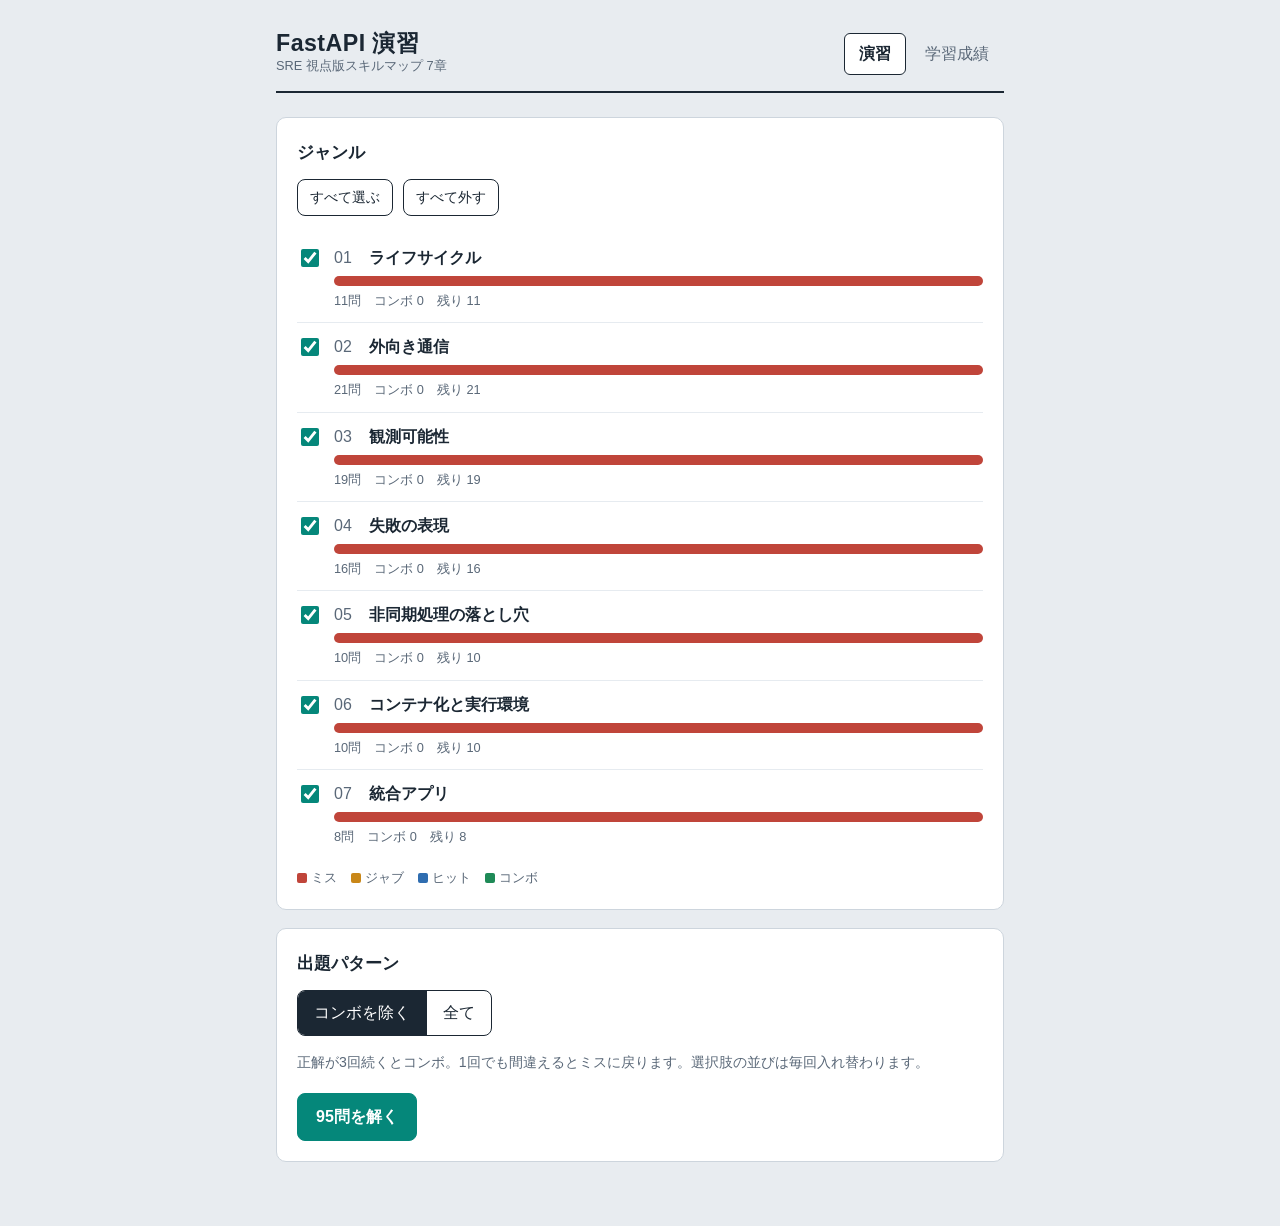
<file: python-13-fastapi/【SRE】FastAPI演習.html>
<!DOCTYPE html>
<html lang="ja">
<head>
<meta charset="utf-8">
<meta name="viewport" content="width=device-width, initial-scale=1">
<title>【SRE】FastAPI 演習</title>
<style>
:root{
  --bg:#E8ECF0; --panel:#FFFFFF; --ink:#1B2733; --sub:#5A6878; --line:#CDD5DD;
  --accent:#05877A; --accent-soft:#DDF1EE;
  --r0:#C0453A; --r1:#C98718; --r2:#2F6DB0; --r3:#1E8A57;
  --r0-soft:#F7E3E1; --r3-soft:#DFF1E7;
}
*{box-sizing:border-box}
html,body{margin:0}
body{background:var(--bg);color:var(--ink);
  font-family:"Hiragino Sans","Hiragino Kaku Gothic ProN","Noto Sans JP","Yu Gothic UI",Meiryo,sans-serif;
  font-size:16px;line-height:1.75;-webkit-font-smoothing:antialiased}
code{font-family:"SF Mono",Menlo,Consolas,"Liberation Mono",monospace;font-size:.88em;
  background:#EEF2F5;border:1px solid #DCE3E9;border-radius:4px;padding:0 .3em;word-break:break-all}
button{font:inherit;color:inherit;cursor:pointer}
button:focus-visible,input:focus-visible,label:focus-within{outline:3px solid var(--accent);outline-offset:2px}
.wrap{max-width:760px;margin:0 auto;padding:20px 16px 64px}

header{display:flex;align-items:flex-end;justify-content:space-between;gap:12px;flex-wrap:wrap;
  padding:8px 0 16px;border-bottom:2px solid var(--ink);margin-bottom:24px}
h1{margin:0;font-size:1.45rem;line-height:1.3;letter-spacing:.02em}
h1 small{display:block;font-size:.8rem;font-weight:400;color:var(--sub);letter-spacing:0}
nav{display:flex;gap:4px}
nav button{background:none;border:1px solid transparent;border-radius:6px;padding:6px 14px;color:var(--sub)}
nav button[aria-current="page"]{border-color:var(--ink);color:var(--ink);font-weight:700;background:var(--panel)}

.panel{background:var(--panel);border:1px solid var(--line);border-radius:10px;padding:20px}
h2{font-size:1.05rem;margin:0 0 12px}
.muted{color:var(--sub);font-size:.88rem}

/* 分布バー：ジャンルごとのランク内訳 */
.genres{list-style:none;margin:0;padding:0}
.genres li{display:grid;grid-template-columns:auto 1fr;gap:4px 12px;align-items:center;
  padding:10px 0;border-bottom:1px solid #E6EBF0}
.genres li:last-child{border-bottom:none}
.genres input{width:18px;height:18px;accent-color:var(--accent)}
.gname{font-weight:600}
.gname .num{display:inline-block;min-width:2.2em;color:var(--sub);font-weight:400}
.dist{grid-column:2;display:flex;height:10px;border-radius:5px;overflow:hidden;background:#E6EBF0}
.dist span{display:block;height:100%}
.gmeta{grid-column:2;font-size:.8rem;color:var(--sub)}
.legend{display:flex;gap:14px;flex-wrap:wrap;font-size:.8rem;color:var(--sub);margin:8px 0 0}
.legend i{display:inline-block;width:10px;height:10px;border-radius:2px;margin-right:4px;vertical-align:-1px}

.row{display:flex;gap:10px;flex-wrap:wrap;align-items:center}
.seg{display:inline-flex;border:1px solid var(--ink);border-radius:8px;overflow:hidden}
.seg label{padding:8px 16px;cursor:pointer;border-left:1px solid var(--ink)}
.seg label:first-child{border-left:none}
.seg input{position:absolute;opacity:0;pointer-events:none}
.seg label:has(input:checked){background:var(--ink);color:#fff}
.btn{border:1px solid var(--ink);background:var(--panel);border-radius:8px;padding:9px 18px}
.btn.primary{background:var(--accent);border-color:var(--accent);color:#fff;font-weight:700}
.btn.small{padding:5px 12px;font-size:.88rem}
.btn:disabled{opacity:.45;cursor:not-allowed}
.section{margin-top:18px}

/* 出題画面 */
.qhead{display:flex;justify-content:space-between;align-items:center;gap:12px;margin-bottom:10px;font-size:.88rem;color:var(--sub)}
.progress{height:4px;background:#D5DCE3;border-radius:2px;overflow:hidden;margin-bottom:18px}
.progress div{height:100%;background:var(--accent);transition:width .25s}
.meter{display:inline-flex;align-items:center;gap:6px;font-weight:700}
.meter .bars{display:inline-flex;gap:3px}
.meter .bars b{width:14px;height:8px;border-radius:2px;background:#D5DCE3}
.qtext{font-size:1.08rem;font-weight:600;margin:0 0 18px;white-space:pre-wrap}
.opts{list-style:none;margin:0;padding:0;display:grid;gap:10px}
.opt{width:100%;text-align:left;display:grid;grid-template-columns:2em 1fr;gap:8px;align-items:start;
  background:var(--panel);border:1px solid var(--line);border-radius:8px;padding:12px 14px}
.opt:hover:not(:disabled){border-color:var(--ink)}
.opt .k{font-weight:700;color:var(--sub)}
.opt:disabled{cursor:default}
.opt.correct{border:2px solid var(--r3);background:var(--r3-soft)}
.opt.wrong{border:2px solid var(--r0);background:var(--r0-soft)}
.feedback{margin-top:18px;border-left:4px solid var(--r3);padding:4px 0 4px 14px}
.feedback.ng{border-left-color:var(--r0)}
.verdict{font-weight:700;font-size:1.05rem;margin:0}
.rankmove{font-size:.9rem;color:var(--sub);margin:0 0 8px}
.expl{margin:0 0 8px}
.ref{font-size:.85rem;color:var(--sub);margin:0}
.actions{display:flex;justify-content:space-between;gap:10px;margin-top:20px;flex-wrap:wrap}

/* 結果画面 */
.complete{border:2px solid var(--r3);background:var(--r3-soft);border-radius:10px;padding:18px 20px;margin-bottom:16px}
.complete p{margin:0}
.complete .big{font-size:1.6rem;font-weight:800;color:var(--r3);letter-spacing:.04em}
.score{font-size:2.2rem;font-weight:800;line-height:1.2;margin:0}
.missed{margin:12px 0 0;padding-left:1.2em}
.missed li{margin:4px 0}

table{width:100%;border-collapse:collapse;font-size:.92rem}
th,td{padding:8px 6px;border-bottom:1px solid #E6EBF0;text-align:right;white-space:nowrap}
th:first-child,td:first-child{text-align:left;white-space:normal}
thead th{font-weight:600;color:var(--sub);border-bottom:1px solid var(--ink)}
tfoot td{font-weight:700;border-top:1px solid var(--ink);border-bottom:none}
.tscroll{overflow-x:auto}
textarea{width:100%;min-height:120px;font-family:Menlo,Consolas,monospace;font-size:.8rem;border:1px solid var(--line);border-radius:6px;padding:8px}
.toast{position:fixed;left:50%;bottom:20px;transform:translateX(-50%);background:var(--ink);color:#fff;
  padding:8px 16px;border-radius:8px;font-size:.9rem;opacity:0;transition:opacity .2s;pointer-events:none}
.toast.show{opacity:1}
.hidden{display:none!important}
@media (max-width:520px){ .wrap{padding:14px 12px 48px} .panel{padding:16px} .score{font-size:1.8rem} }
@media (prefers-reduced-motion:reduce){ *{transition:none!important} }
</style>
</head>
<body>
<div class="wrap">
  <header>
    <h1>FastAPI 演習<small>SRE 視点版スキルマップ 7章</small></h1>
    <nav aria-label="画面切り替え">
      <button id="navQuiz" aria-current="page">演習</button>
      <button id="navStats">学習成績</button>
    </nav>
  </header>
  <main id="app"></main>
</div>
<div class="toast" id="toast" role="status" aria-live="polite"></div>

<script>
/* =====================================================================
   ジャンル
   ===================================================================== */
const GENRES = [
  {no:"01", name:"ライフサイクル", dir:"01_lifecycle"},
  {no:"02", name:"外向き通信", dir:"02_outbound"},
  {no:"03", name:"観測可能性", dir:"03_observability"},
  {no:"04", name:"失敗の表現", dir:"04_failure"},
  {no:"05", name:"非同期処理の落とし穴", dir:"05_async_pitfalls"},
  {no:"06", name:"コンテナ化と実行環境", dir:"06_runtime"},
  {no:"07", name:"統合アプリ", dir:"07_integrated"},
];
const RANKS = ["ミス","ジャブ","ヒット","コンボ"];

/* =====================================================================
   問題  c: 正解 / w: 誤答3つ / e: 解説 / r: 参照
   ===================================================================== */
const Q = [
/* ---------------- 01 lifecycle ---------------- */
{id:"01-01",g:0,q:"graceful shutdown の4段階として、正しい順序はどれか。",
 c:"readiness を 503 にする → LB が外すのを待つ → 処理中リクエストの完了を待つ → リソースを閉じる",
 w:["処理中リクエストの完了を待つ → readiness を 503 にする → LB が外すのを待つ → リソースを閉じる",
    "readiness を 503 にする → リソースを閉じる → LB が外すのを待つ → 処理中リクエストの完了を待つ",
    "LB が外すのを待つ → readiness を 503 にする → リソースを閉じる → 処理中リクエストの完了を待つ"],
 e:"先に readiness を落として LB に「もう振らないで」と伝え、実際に外れるまで待ってから処理中を待ち、最後に接続プールなどを閉じる。受け口やリソースを先に閉じると、LB がまだ振ってくるリクエストが 502 になる。",
 r:"01_lifecycle/graceful_shutdown/graceful_shutdown.py"},
{id:"01-02",g:0,q:"「SIGTERM を受けたら即座にプロセスを閉じる」実装で、デプロイのたびに 502 が出る主な理由はどれか。",
 c:"SIGTERM の時点ではまだターゲットとして登録され、新規リクエストが届くから",
 w:["SIGTERM が ALB にも伝わり、ALB 自身が一時的に 502 を返すから",
    "SIGTERM を受けると uvicorn が /readyz に 200 を返し続けるから",
    "SIGTERM を受けたタスクには、ECS が新しい IP を割り当て直すから"],
 e:"SIGTERM はタスク側だけの出来事で、LB から見ればまだ健全なターゲット。先に readiness を落とし、外れるまで待つ必要がある。",
 r:"01_lifecycle/graceful_shutdown/graceful_shutdown.py"},
{id:"01-03",g:0,q:"lifespan の起動処理で、外部 API や DB への疎通確認を行わない理由として最も適切なものはどれか。",
 c:"依存先の障害中に起動失敗と再起動のループに入り、復旧時も自動で戻りにくいから",
 w:["lifespan の yield より前では await が使えず、疎通確認を書けないから",
    "起動時に接続した DB コネクションは、リクエスト処理で再利用できないから",
    "疎通確認の結果は app.state に保存できず、readiness から参照できないから"],
 e:"原則は「起動は通す、readiness で落とす」。起動は成功させて readiness を 503 にしておけば、LB から外れたまま待機し、依存先の復旧と同時に自動で復帰できる。",
 r:"01_lifecycle/lifespan_basics/lifespan_basics.py"},
{id:"01-04",g:0,q:"/livez と /readyz の使い分けとして正しいものはどれか。",
 c:"LB が振り分け判断に使うのは /readyz、オーケストレータが再起動判断に使うのは /livez",
 w:["LB が振り分け判断に使うのは /livez、オーケストレータが再起動判断に使うのは /readyz",
    "どちらも LB が使い、/livez は HTTP、/readyz は HTTPS 用に分ける",
    "/livez は依存先の状態を見て、/readyz はプロセス生存だけを見る"],
 e:"/livez はプロセス生存のみで依存先は一切見ない。依存先を見ると、DB 障害でタスクが再起動され続けることになる。/readyz は依存先とシャットダウン状態を見る。",
 r:"01_lifecycle/health_endpoints/health_endpoints.py"},
{id:"01-05",g:0,q:"readiness に DB 疎通を含めた構成で DB が落ちた。起きることとして教材が挙げているものはどれか。",
 c:"全タスクが同時に unhealthy で LB から全台外れ、DB 復旧後も復帰が遅れる",
 w:["unhealthy になったタスクから順に再起動され、DB 復旧と同時に全台が即座に戻る",
    "DB 疎通に失敗したタスクだけが外れ、残りのタスクに負荷が集中して段階的に落ちる",
    "readiness の失敗は LB に伝わらないため、利用者への影響は発生しない"],
 e:"依存先の障害が全タスク共通なので、全台同時に外れて 503 になる。判断基準は「この依存が死んだらサービスとして成立しないか」。読み取り専用で縮退運転できるなら含めないほうがよい。",
 r:"01_lifecycle/health_endpoints/health_endpoints.py"},
{id:"01-06",g:0,q:"readiness に依存先のチェックを含めるかどうかの判断基準として、教材の立場に合うものはどれか。",
 c:"その依存なしでサービスが成立するかで決め、縮退できるなら含めない",
 w:["依存先の SLA が自サービスの SLO より高ければ、含めてよい",
    "同一 VPC 内の依存は含め、インターネット越しの依存は含めない",
    "障害を早く検知するため、すべての依存を含めるのが原則である"],
 e:"readiness に入れた依存は、その依存の障害が全台同時の切り離しに直結する。キャッシュが死んでも DB から読める、といった縮退ができるなら入れない判断になる。",
 r:"01_lifecycle/health_endpoints/health_endpoints.py"},
{id:"01-07",g:0,q:"次の設定で、シャットダウンの検算として確認すべき関係はどれか。\nヘルスチェック 10秒×2回、登録解除遅延 30秒、アプリのドレイン待機 20秒＋処理中待機 30秒、ECS stopTimeout 90秒",
 c:"アプリが必要とする 50秒 ＜ stopTimeout 90秒",
 w:["登録解除遅延 30秒 ＜ ヘルスチェック検知時間 20秒",
    "stopTimeout 90秒 ＜ 登録解除遅延 30秒 ＋ ドレイン待機 20秒",
    "ドレイン待機 20秒 ＞ stopTimeout 90秒 ÷ ヘルスチェック回数"],
 e:"SIGTERM から SIGKILL までの猶予が stopTimeout。アプリのシャットダウン所要時間がこれを超えると、処理の途中で強制終了される。",
 r:"01_lifecycle/README.md"},
{id:"01-08",g:0,q:"アプリのシャットダウン所要時間が ECS の stopTimeout より長いと、何が起きるか。",
 c:"stopTimeout 経過時点で SIGKILL され、処理中のリクエストが切れる",
 w:["ECS が stopTimeout を自動で延長し、処理中のリクエストの完了まで待つ",
    "SIGTERM が再送され、アプリはシャットダウン処理を最初からやり直す",
    "タスクは DRAINING のまま残り、手動で停止するまで課金が続く"],
 e:"逆転していると、コード上は丁寧に待っていても最後は強制終了になる。デプロイ時 5xx の原因候補として、この逆転は必ず検算する。",
 r:"01_lifecycle/README.md"},
{id:"01-09",g:0,q:"Fargate で設定できる stopTimeout の最大値はどれか。",
 c:"120秒", w:["30秒","60秒","300秒"],
 e:"Fargate の stopTimeout は最大 120秒。ドレイン待機と処理中待機の合計はこの範囲に収める必要がある。",
 r:"01_lifecycle/README.md"},
{id:"01-10",g:0,q:"graceful_shutdown.py の処理中カウント用ミドルウェアが、/livez と /readyz を数えない理由として最も適切なものはどれか。",
 c:"ヘルスチェックは常に届くので、数えると処理中が 0 になりにくく、③の待機が上限まで伸びるから",
 w:["ヘルスチェックは lifespan の外で処理され、アプリのミドルウェアを通らないから",
    "ヘルスチェックを数えると、readiness が 503 を返せなくなるから",
    "ヘルスチェックのリクエストには request_id が付かず、集計できないから"],
 e:"③は「処理中が 0 になるか、上限時間に達するまで待つ」ループ。LB やオーケストレータのヘルスチェックを数に入れると、本物の処理が終わっても待ちが続く。",
 r:"01_lifecycle/graceful_shutdown/graceful_shutdown.py"},
{id:"01-11",g:0,q:"uvicorn の --timeout-graceful-shutdown を、アプリ側で処理中リクエストを待つ時間より短く設定すると、どうなるか。",
 c:"処理中のリクエストが残っていても、uvicorn 側の猶予が尽きた時点で打ち切られる",
 w:["uvicorn は長いほうの値に合わせて自動で待ち時間を延ばす",
    "SIGTERM を受け付けなくなり、ECS の stopTimeout に達するまで何も起きない",
    "処理中リクエストは別のワーカーへ引き継がれて完走する"],
 e:"待ち時間は、アプリ・uvicorn・ECS の stopTimeout がすべて噛み合って初めて成立する。どれか1つが短いと、そこで切れる。",
 r:"01_lifecycle/graceful_shutdown/graceful_shutdown.py"},

/* ---------------- 02 outbound ---------------- */
{id:"02-01",g:1,q:"リクエストごとに `async with httpx.AsyncClient()` でクライアントを作って捨てる実装の問題点として、教材が挙げる3つの組み合わせはどれか。",
 c:"TLS ハンドシェイクでのレイテンシ増、エフェメラルポート枯渇、SNAT ポート枯渇",
 w:["GIL の競合によるスループット低下、DNS キャッシュの汚染、ヒープメモリのリーク",
    "TLS 証明書の検証失敗、HTTP/2 の無効化、レスポンスボディの文字化け",
    "同時接続数の減少によるスループット低下、タイムアウト設定の無効化、アクセスログの欠落"],
 e:"毎回 TCP＋TLS のハンドシェイクが走り、接続はすぐ捨てられる。いずれもアプリのバグではなくネットワーク層の枯渇として現れ、アプリログには何も出ないため調査が難しい。",
 r:"02_outbound/shared_client/shared_client.py"},
{id:"02-02",g:1,q:"NAT Gateway 経由の通信で SNAT ポート枯渇を疑うとき、確認する CloudWatch メトリクスはどれか。",
 c:"ErrorPortAllocation", w:["IdleTimeoutCount","PacketsDropCount","ActiveConnectionCount"],
 e:"ErrorPortAllocation は、NAT Gateway が送信元ポートを割り当てられなかった回数。同一宛先への短命な接続を大量に作る実装で増える。",
 r:"02_outbound/shared_client/shared_client.py"},
{id:"02-03",g:1,q:"`httpx.Limits(max_connections=100)` を持つ共有クライアントで、ECS タスクを 20 に増やした。呼び出し先から見た同時接続数の最大はいくつか。",
 c:"2,000", w:["100","120","5"],
 e:"プールはタスク（プロセス）ごとに独立している。20 × 100 = 2,000。呼び出し先が 500 しか捌けないなら、こちらが相手を落とす側になる。",
 r:"02_outbound/shared_client/shared_client.py"},
{id:"02-04",g:1,q:"httpx の `max_keepalive_connections` の意味として正しいものはどれか。",
 c:"アイドル時に維持しておく接続の数",
 w:["このクライアントが同時に張る接続の上限",
    "Keep-Alive で接続を維持しておく秒数",
    "プールから接続を借りるまで待つ上限時間"],
 e:"同時接続の上限は max_connections。max_keepalive_connections は、使っていない接続をどれだけ捨てずに持っておくか。",
 r:"02_outbound/shared_client/shared_client.py"},
{id:"02-05",g:1,q:"httpx の4分類のタイムアウトのうち、「自分側が詰まっている」ときに効くものはどれか。",
 c:"pool：プールから接続を借りられるまで", w:["connect：TCP 接続が確立するまで","read：レスポンスの次の1バイトが届くまで","write：リクエストを送り終えるまで"],
 e:"connect は相手が落ちている・SG で落ちている場合、read は相手が遅い場合、write は大きなボディ送信時、pool は自分のプールが使い切られている場合に効く。",
 r:"02_outbound/timeout_layers/timeout_layers.py"},
{id:"02-06",g:1,q:"httpx の read タイムアウト 5秒の意味として正しいものはどれか。",
 c:"レスポンスの次の1バイトが届くまでの待ち時間が5秒を超えたら失敗する",
 w:["リクエスト送信からレスポンス全体の受信完了までが5秒を超えたら失敗する",
    "TCP 接続の確立からレスポンス受信完了までが5秒を超えたら失敗する",
    "接続がアイドル状態のまま5秒経過したら、その接続を閉じる"],
 e:"read は「全体の所要時間」ではなく「データが途切れている時間」。少しずつ送り続けてくる相手には、全体として5秒を大きく超えても発火しない。",
 r:"02_outbound/timeout_layers/timeout_layers.py"},
{id:"02-07",g:1,q:"read タイムアウトだけ設定し、connect を無設定（None）にした場合のリスクはどれか。",
 c:"相手が無応答のとき、接続確立の段階で無限に待ち続ける",
 w:["read タイムアウトが connect にも自動で適用され、二重に待つ",
    "接続確立に失敗したとき、例外が発生せず空のレスポンスが返る",
    "connect が無設定だとプールが無効になり、毎回新規接続になる"],
 e:"タイムアウトは分類ごとに効く範囲が違う。None は無限待ち。全部同じ値の `httpx.Timeout(5.0)` のほうがまだ安全。",
 r:"02_outbound/timeout_layers/timeout_layers.py"},
{id:"02-08",g:1,q:"タイムアウトの階層が逆転している（上流のほうが短い）ときに現れる症状として正しいものはどれか。",
 c:"上流では 504、下流では正常終了と記録され、どちらのログも正しく見える",
 w:["上流も下流も 504 を記録するため、原因の層がすぐ特定できる",
    "下流が先に諦めて 502 を返し、上流はそのまま処理を続けて完了させる",
    "逆転していても接続が再利用されるので、利用者への影響は出ない"],
 e:"上流が諦めても下流の処理は走り続けるので、リソースだけが無駄に消費される。外側ほど長く、内側ほど短く、が鉄則。",
 r:"02_outbound/timeout_layers/timeout_layers.py"},
{id:"02-09",g:1,q:"ALB のアイドルタイムアウトとアプリ（uvicorn）の Keep-Alive タイムアウトの関係として、502 を避けるために正しいものはどれか。",
 c:"アプリの Keep-Alive タイムアウトを、ALB のアイドルタイムアウトより長くする",
 w:["アプリの Keep-Alive タイムアウトを、ALB のアイドルタイムアウトより短くする",
    "両者を同じ値にそろえ、同時に接続が閉じられるようにする",
    "両者は独立した設定なので、関係を気にする必要はない"],
 e:"ALB はターゲットとの接続を使い回す。アプリ側が先にアイドル接続を閉じると、ALB がその接続でリクエストを送った瞬間に 502 になる。uvicorn の既定は5秒、ALB の既定は60秒なので、既定のままだと逆転している。注意：timeout_layers.py の記入表は uvicorn の --timeout-keep-alive を ALB より内側（短い側）に置いているが、Keep-Alive はこの一般則の例外で、逆向きが正しい。",
 r:"02_outbound/timeout_layers/timeout_layers.py（12月 12/7 の検証と対応）"},
{id:"02-10",g:1,q:"timeout_layers.py を記入表の初期値のまま実行すると、何が出力されるか。\n（クライアント60 / ALB 50 / uvicorn 45 / アプリ30 / 外部API 5 / DB 10）",
 c:"「逆転: 外部API(5s) <= DB(10s)」の1行",
 w:["「逆転なし」の1行",
    "「逆転: ALB(50s) <= uvicorn(45s)」の1行",
    "「逆転: アプリ(30s) <= DB(10s)」と「逆転: 外部API(5s) <= DB(10s)」の2行"],
 e:"check_layers は隣り合う行を上から順に比べるだけ。外部 API と DB は入れ子ではなく、アプリから並列に呼ぶ兄弟なので、本来見るべきは「アプリ30秒 ＞ 外部API5秒」と「アプリ30秒 ＞ DB10秒」。実値で埋めるときは、並べ順と入れ子関係を分けて考える。",
 r:"02_outbound/timeout_layers/timeout_layers.py"},
{id:"02-11",g:1,q:"retry_backoff.py でリトライ対象になるものの組み合わせはどれか。",
 c:"接続失敗・接続/読み取りタイムアウト・429・500/502/503/504",
 w:["接続失敗・接続タイムアウト・400・404・500/502/503/504",
    "読み取りタイムアウト・401・403・429・Retry-After 付きの 4xx",
    "すべての例外とすべての 4xx・5xx"],
 e:"4xx はリクエスト内容が原因なので、何度送っても結果は変わらない。例外は 429（Retry-After に従う）と 408。",
 r:"02_outbound/retry_backoff/retry_backoff.py"},
{id:"02-12",g:1,q:"400 / 401 / 403 / 404 をリトライしてはいけない理由として正しいものはどれか。",
 c:"原因がリクエストの内容にあり、同じリクエストを何度送っても結果が変わらないから",
 w:["4xx は相手が過負荷のときに返るため、リトライすると復旧を妨げるから",
    "4xx の応答には Retry-After が付かないため、待ち時間を決められないから",
    "4xx は TCP 接続が切断されたことを示し、同じ接続を再利用できないから"],
 e:"リトライが効くのは「相手が一時的に不調」な場合だけ。4xx の中でも 429 と 408 は一時的な状況を示すので例外になる。",
 r:"02_outbound/retry_backoff/retry_backoff.py"},
{id:"02-13",g:1,q:"3層構成で、各層が `MAX_ATTEMPTS = 3`（総試行3回）でリトライする。最下層に届く最悪時のリクエスト数はいくつか。",
 c:"27", w:["9","64","81"],
 e:"1層あたり3回 × 3層 = 3×3×3 = 27（教材の amplification([3,3,3])）。「初回＋リトライ3回」と数えると1層4回なので 4×4×4 = 64 になる。「3回リトライ」がどちらを指すか、先に数え方をそろえるのが検算の第一歩。",
 r:"02_outbound/retry_backoff/retry_backoff.py"},
{id:"02-14",g:1,q:"retry_backoff.py の `backoff_delay(attempt=2)` が返す値はどれか。\n（BASE_DELAY=0.5、MAX_DELAY=8.0、フルジッタ）",
 c:"0〜2.0秒の一様乱数", w:["2.0秒ちょうど","1.0〜3.0秒の一様乱数","0〜8.0秒の一様乱数"],
 e:"capped = min(8.0, 0.5 × 2²) = 2.0。フルジッタは `random.uniform(0, capped)` なので 0〜2.0秒。",
 r:"02_outbound/retry_backoff/retry_backoff.py"},
{id:"02-15",g:1,q:"指数バックオフにジッタを加える目的として正しいものはどれか。",
 c:"多数のクライアントの再試行時刻を散らし、リトライの波が揃うのを防ぐ",
 w:["1回あたりの待機時間を必ず短くし、復旧までの時間を縮める",
    "リトライ回数を確率的に減らし、総リクエスト数を半分にする",
    "サーバ側のログで、リトライされたリクエストを識別できるようにする"],
 e:"同じ時刻に失敗したクライアントが同じ間隔で再試行すると、波がそろって相手に同時に押し寄せる。乱数で時刻をばらけさせる。",
 r:"02_outbound/retry_backoff/retry_backoff.py"},
{id:"02-16",g:1,q:"retry_backoff.py の `get_with_retry` で、1回目が 429 を返し `Retry-After: 30` が付いていた。この実装はどう動くか。（TOTAL_BUDGET=10.0）",
 c:"待機30秒が時間予算10秒を超えるため、待たずにリトライを打ち切って例外を送出する",
 w:["30秒待ってから2回目を送る",
    "Retry-After を無視し、バックオフの値だけ待って2回目を送る",
    "429 はリトライ対象外なので、HTTPStatusError をそのまま送出する"],
 e:"delay = max(バックオフ, 30) = 30。spent 0 + 30 ＞ 10 なので break し、`retry exhausted` の RuntimeError になる。予算は総試行回数だけでなく、総所要時間にも上限を置くためのもの。",
 r:"02_outbound/retry_backoff/retry_backoff.py"},
{id:"02-17",g:1,q:"circuit_breaker.py で、Half-Open 状態で試した呼び出しが失敗した。次の状態はどれか。",
 c:"失敗回数にかかわらず、すぐに Open に戻る",
 w:["失敗回数が閾値5に達するまで Half-Open のまま試行を続ける",
    "Closed に戻り、失敗回数のカウントをやり直す",
    "recovery_seconds が2倍になり、Half-Open のまま待機する"],
 e:"`if self.state is State.HALF_OPEN or self.failures >= self.failure_threshold` なので、Half-Open での失敗は即 Open。成功すれば Closed に戻り、失敗数は0にリセットされる。",
 r:"02_outbound/circuit_breaker/circuit_breaker.py"},
{id:"02-18",g:1,q:"リトライとサーキットブレーカの前提の違いとして、教材の説明に合うものはどれか。",
 c:"リトライは「相手はすぐ直る」、サーキットブレーカは「相手は当分直らない」を前提にしている",
 w:["リトライは「相手は当分直らない」、サーキットブレーカは「相手はすぐ直る」を前提にしている",
    "リトライは 5xx 用、サーキットブレーカは 4xx 用で、前提は同じである",
    "どちらも「相手はすぐ直る」前提で、組み合わせる必要はない"],
 e:"両方ないと、障害が長引いたときに自分の接続が呼び出し待ちで埋まり、相手の障害が自分の障害に変わる（カスケード障害）。Open はアラート対象にしておく。",
 r:"02_outbound/circuit_breaker/circuit_breaker.py"},
{id:"02-19",g:1,q:"非冪等な POST がタイムアウトした。この結果の解釈として正しいものはどれか。",
 c:"結果は不明であり、サーバ側では処理が成功している可能性がある",
 w:["タイムアウトなので失敗が確定しており、そのままリトライしてよい",
    "タイムアウトは必ず接続確立前に起きるので、サーバには届いていない",
    "HTTP の仕様上、タイムアウトした POST はサーバ側で自動的に取り消される"],
 e:"「タイムアウトしたが実は成功していた」ケースでリトライすると、決済や在庫引当が二重に実行される。結果が不明な非冪等処理は、冪等キーなしにリトライしてはいけない。",
 r:"02_outbound/idempotency_key/idempotency_key.py"},
{id:"02-20",g:1,q:"idempotency_key.py に、保存済みのキーと同じ Idempotency-Key で、ボディだけ異なる POST が届いた。返るものはどれか。",
 c:"409（key reused with different body）",
 w:["201 と、前回と同じ order_id",
    "201 と、新しい order_id",
    "400（Idempotency-Key header required）"],
 e:"キーが同じでボディが違うのはクライアント側の不具合として 409。キーもボディも同じなら処理をせず前回の結果を返し、キーがなければ 400。",
 r:"02_outbound/idempotency_key/idempotency_key.py"},
{id:"02-21",g:1,q:"idempotency_key.py の実処理を「await を伴う DB 書き込み」に置き換えた。初回の処理中に、同じキーで再送が届くとどうなるか。",
 c:"結果の保存前なので重複チェックを素通りし、処理が2回実行される",
 w:["asyncio が自動で排他するため、2本目は1本目の完了を待つ",
    "2本目は保存済みのキーとみなされ、409 が返る",
    "TTL の判定で2本目が弾かれ、400 が返る"],
 e:"このサンプルはキーの保存を処理完了後に行っており、処理中を示す状態を持っていない。実運用では先に「処理中」を条件付き書き込み（DynamoDB の条件式など）で確保して排他する。また _STORE はプロセス内の辞書なので、タスクが複数あれば共有されない。1/8 の「排他制御を読む」はコードにないので、足りない部分として読むこと。",
 r:"02_outbound/idempotency_key/idempotency_key.py"},

/* ---------------- 03 observability ---------------- */
{id:"03-01",g:2,q:"request_id.py の `extract_or_new` が request_id を決める優先順位として正しいものはどれか。",
 c:"X-Amzn-Trace-Id の Root 値 → x-request-id ヘッダ → uuid4 で新規採番",
 w:["x-request-id ヘッダ → X-Amzn-Trace-Id の Root 値 → uuid4 で新規採番",
    "uuid4 で新規採番 → X-Amzn-Trace-Id の Root 値 → x-request-id ヘッダ",
    "X-Amzn-Trace-Id の全体文字列 → x-request-id ヘッダ → uuid4 で新規採番"],
 e:"ALB のアクセスログにある trace_id と同じ値をアプリログに持たせるため、ALB が付与する Root を最優先する。",
 r:"03_observability/request_id/request_id.py"},
{id:"03-02",g:2,q:"request_id の保持にグローバル変数ではなく ContextVar を使う理由はどれか。",
 c:"async で並行に処理されるリクエストごとに、独立した値を持てるから",
 w:["ContextVar はプロセスをまたいで値を共有でき、複数ワーカーでも同じ値になるから",
    "ContextVar に入れた値は自動でログとレスポンスヘッダに出力されるから",
    "グローバル変数は async def の中から読み書きできないから"],
 e:"1つのイベントループで多数のリクエストが交互に進むので、グローバル変数だと別リクエストの ID で上書きされる。ContextVar はタスクごとに値が分かれる。",
 r:"03_observability/request_id/request_id.py"},
{id:"03-03",g:2,q:"障害調査で、ALB アクセスログとアプリログに同じ ID が必要な理由として教材が挙げているものはどれか。",
 c:"秒間数百リクエストの環境では、時刻とパスだけで問題のリクエストを1本に特定できないから",
 w:["ALB アクセスログには時刻が記録されず、ID でしか並べ替えられないから",
    "アプリログは CloudWatch に、ALB ログは S3 に出るため、ID がないと保存できないから",
    "ID がないと ALB がリクエストをターゲットに振り分けられないから"],
 e:"調査の第一歩は「問題のリクエストを1本特定する」こと。さらに下流呼び出しのヘッダに載せて初めて、サービスをまたいで追える。",
 r:"03_observability/request_id/request_id.py"},
{id:"03-04",g:2,q:"json_logging.py が構造化ログの必須フィールドとして挙げている組み合わせはどれか。",
 c:"timestamp・level・message・request_id・path・method・status・duration_ms",
 w:["timestamp・level・message・hostname・process_id・thread・module・lineno",
    "timestamp・message・user_id・email・path・status・body・headers",
    "level・message・request_id・trace_id・span_id・cpu_percent・memory・disk"],
 e:"障害時に Logs Insights で「5xx を時系列で出す」「パスごとの p99 を出す」ために必要な項目。ボディやヘッダの丸ごと出力は、マスキングの観点で避ける。",
 r:"03_observability/json_logging/json_logging.py"},
{id:"03-05",g:2,q:"アプリから CloudWatch API へ直接ログを送る方式（watchtower 等）が増やす failure mode として、教材が挙げる3つはどれか。",
 c:"IAM 権限が必要になる、API 障害時にアプリが詰まる、強制終了でバッファが消える",
 w:["ログが JSON にならない、request_id が付かない、タイムスタンプがずれる",
    "標準出力が使えなくなる、ログレベルを変えられない、ローテーションが止まる",
    "Logs Insights で検索できない、保持期間を設定できない、暗号化できない"],
 e:"「アプリはログを書く、運ぶのは基盤の仕事」。ECS なら awslogs や FireLens ドライバに任せ、アプリは標準出力に出すだけにする。",
 r:"03_observability/json_logging/json_logging.py"},
{id:"03-06",g:2,q:"アクセスログを `response = await call_next(request)` の後にだけ書く実装の危険性はどれか。",
 c:"call_next が例外を投げるとログに到達せず、500 がアクセスログに残らない",
 w:["ログがレスポンス送信前に出力され、duration_ms が常に0になる",
    "call_next の後ではヘッダを読めず、client_ip が記録できない",
    "レスポンスが二重に送信され、クライアント側で接続リセットのエラーになる"],
 e:"try/finally で必ず書く。access_log_middleware.py は status の既定値を 500 にしておき、例外で終わったリクエストも 500 として記録する。",
 r:"03_observability/access_log_middleware/access_log_middleware.py"},
{id:"03-07",g:2,q:"ALB の直後にある FastAPI に `X-Forwarded-For: 203.0.113.9, 198.51.100.7` が届いた。access_log_middleware.py が client_ip として記録する値はどれか。",
 c:"198.51.100.7", w:["203.0.113.9","ALB のプライベート IP","request.client.host の値"],
 e:"ALB は接続元 IP を右端に追記する。左側はクライアントが自由に書けるので偽装できる。信頼できるのは自分側のプロキシが付けた部分だけ。ただし CloudFront → ALB のように前段が増えると右端は CloudFront のエッジ IP になるので、信頼境界に合わせて右から何番目を採るかを変える。",
 r:"03_observability/access_log_middleware/access_log_middleware.py（12月 12/9 と同じ論点）"},
{id:"03-08",g:2,q:"アクセスログや RED メトリクスから /livez・/readyz を除外する主な理由はどれか。",
 c:"常時届くヘルスチェックを記録すると、ログ量とコスト、集計のノイズが大きく増えるから",
 w:["ヘルスチェックは HTTP/1.0 で届くため、ミドルウェアで解析できないから",
    "ヘルスチェックを記録すると readiness の応答が遅れ、LB から外されるから",
    "ヘルスチェックは ALB のアクセスログに記録されるので、二重になるから"],
 e:"LB とオーケストレータが数秒おきに叩くので、放っておくと実リクエストより多くなることもある。SLI の分母にも混ぜない。",
 r:"03_observability/access_log_middleware/access_log_middleware.py"},
{id:"03-09",g:2,q:"ログに載せてはいけないものだけの組み合わせはどれか。",
 c:"Authorization ヘッダ・Cookie・パスワード・カード番号",
 w:["Authorization ヘッダ・request_id・status・duration_ms",
    "User-Agent・path・パスワード・method",
    "Cookie・timestamp・level・client_ip"],
 e:"認証系（Authorization / Cookie / X-API-Key / セッションID）、資格情報（パスワード / トークン / 秘密鍵 / カード番号）、個人情報が対象。経路はヘッダ・クエリ文字列・ボディ・例外メッセージ。",
 r:"03_observability/log_masking/log_masking.py"},
{id:"03-10",g:2,q:"log_masking.py の `mask_body` に文字列 `taro@example.com` を渡すと、出力はどれか。",
 c:"ta***om", w:["***","t***@example.com","taro@***"],
 e:"メールアドレスは EMAIL_RE で検出され、mask_value で「先頭2文字＋***＋末尾2文字」になる。4文字以下なら *** だけ。キー名が password などに一致する値は、中身を見ずに *** になる。",
 r:"03_observability/log_masking/log_masking.py"},
{id:"03-11",g:2,q:"ログへの機密情報の流出で、教材が「典型的な経路」として挙げているものはどれか。",
 c:"調査のために一時的に入れたリクエストボディの全文ログが、消し忘れられる",
 w:["ログレベルを DEBUG にしたまま本番に出す",
    "CloudWatch Logs の保持期間を無期限にしたままにする",
    "ログを JSON 形式ではなく、プレーンテキストのまま標準出力に出す"],
 e:"一度出たログは保持期間中ずっと残り、閲覧権限を持つ全員が見られる。出さないことより「出しても問題ない形に落としてから出す」マスク関数を必ず経由させるほうが運用として続く。",
 r:"03_observability/log_masking/log_masking.py"},
{id:"03-12",g:2,q:"RED メトリクスの3つの組み合わせとして正しいものはどれか。",
 c:"Rate（リクエスト数）・Errors（失敗数）・Duration（処理時間の分布）",
 w:["Requests（総数）・Errors（失敗数）・Delay（平均遅延）",
    "Rate（リクエスト数）・Exceptions（例外数）・Disk（ディスク使用量）",
    "Retries（リトライ数）・Errors（失敗数）・Duration（平均処理時間）"],
 e:"Duration は平均ではなくヒストグラムで持つ。red_metrics.py では Counter `http_requests_total` と Histogram `http_request_duration_seconds` で表現している。",
 r:"03_observability/red_metrics/red_metrics.py"},
{id:"03-13",g:2,q:"99% のリクエストが 50ms、1% のリクエストが 10秒かかっている。平均レイテンシはおよそいくつか。",
 c:"約150ms", w:["約50ms","約500ms","約5秒"],
 e:"0.99 × 0.05 ＋ 0.01 × 10 ＝ 0.0495 ＋ 0.1 ≒ 0.15秒。平均だけ見ると正常に見えるが、100人に1人は10秒待たされている。p99 を見て初めて気づく。",
 r:"03_observability/red_metrics/red_metrics.py"},
{id:"03-14",g:2,q:"メトリクスのラベルに `/items/123` のような実際のパスを入れてはいけない理由はどれか。",
 c:"ID ごとに系列が増えてカーディナリティが爆発し、ストレージとクエリが破綻するから",
 w:["Prometheus のラベルには数字を含められないから",
    "実際のパスは個人情報に当たるため、メトリクスに出せないから",
    "パスごとに系列を分けると、Rate と Errors の合計が一致しなくなるから"],
 e:"`request.scope[\"route\"].path` でルートのテンプレート（`/items/{item_id}`）を使う。ラベルに可変値を入れないのが原則。",
 r:"03_observability/red_metrics/red_metrics.py"},
{id:"03-15",g:2,q:"SLO が「p99 < 500ms」のとき、ヒストグラムのバケット設計で押さえるべきことはどれか。",
 c:"0.5秒を境界に含める。バケットは後から変えると過去と比較できない",
 w:["バケットは細かいほど良いので、1ms 刻みで 10秒まで用意する",
    "SLO の閾値はバケット境界からあえて外し、境界の誤差を避ける",
    "バケットはあとで自由に変更できるので、最初は既定値のままでよい"],
 e:"ヒストグラムは「境界以下が何件か」しか持たない。閾値が境界にないと、SLO を満たした割合を正確に出せない。",
 r:"03_observability/red_metrics/red_metrics.py"},
{id:"03-16",g:2,q:"ログからの集計でメトリクスを代用したときの問題として、教材が挙げていないものはどれか。",
 c:"ログでは 5xx の件数を数えることができない",
 w:["Logs Insights のスキャン量に応じてコストがかかる",
    "集計に時間がかかり、アラートが遅れる",
    "ログは数週間で消すが、メトリクスは年単位で持ちたい"],
 e:"ログでも数えることはできるが、コスト・遅延・保持期間の面でメトリクスに劣る。SLI の母数はメトリクスで持ち、ログは個別調査に使う。",
 r:"03_observability/red_metrics/red_metrics.py"},
{id:"03-17",g:2,q:"ログ・メトリクス・トレースの役割分担として正しいものはどれか。",
 c:"メトリクスは傾向と SLI・アラート、ログは個別の詳細、トレースは遅い区間の特定",
 w:["メトリクスは個別リクエストの詳細、ログは全体の傾向、トレースは SLI の計算",
    "メトリクスはどの区間が遅いかの特定、ログはアラート、トレースは全件保持",
    "3つとも同じ情報を持っており、違いは保存先と保持期間だけである"],
 e:"苦手なことも対になっている。メトリクスは個別の原因特定、ログは集計と横断の追跡、トレースは全件保持（サンプリング前提）が苦手。",
 r:"03_observability/tracing_otel/tracing_otel.py"},
{id:"03-18",g:2,q:"トレースのサンプリングで、教材が「エラーは必ず残す」ために必要としている方式はどれか。",
 c:"tail-based sampling（処理完了後に結果を見て残すか決める）",
 w:["head-based sampling（リクエスト開始時に一定割合で決める）",
    "全件保持（サンプリングしない）",
    "ランダムサンプリングの割合を 50% に上げる"],
 e:"開始時に決める方式では、エラーになるかどうかはまだ分からないので、肝心のエラーが捨てられることがある。全件保持はコストが合わない。",
 r:"03_observability/tracing_otel/tracing_otel.py"},
{id:"03-19",g:2,q:"ALB の X-Amzn-Trace-Id と OpenTelemetry の traceparent の関係として正しいものはどれか。",
 c:"別物なので、両方をログに残して突き合わせられるようにする",
 w:["同じ値なので、どちらか一方をログに残せば十分である",
    "ALB が traceparent を自動で X-Amzn-Trace-Id に変換するので、意識しなくてよい",
    "traceparent を使うと、ALB は X-Amzn-Trace-Id を付与しなくなる"],
 e:"さらにログの JSON に trace_id / span_id を含めると、トレースとログを双方向に行き来でき、調査速度が大きく変わる。",
 r:"03_observability/tracing_otel/tracing_otel.py"},

/* ---------------- 04 failure ---------------- */
{id:"04-01",g:3,q:"401 と 403 の使い分けとして正しいものはどれか。",
 c:"401 は認証なし・期限切れ、403 は認証済みだが権限がない",
 w:["401 は認証済みだが権限がない、403 は認証なし・期限切れ",
    "401 はリソースが存在しない、403 はリクエスト形式が不正",
    "401 はレート制限、403 はメンテナンス中"],
 e:"401 は「誰か分からない」、403 は「誰かは分かったが許可しない」。",
 r:"04_failure/status_code_policy/status_code_policy.py"},
{id:"04-02",g:3,q:"FastAPI で、JSON としては正しいがフィールドの型が合わず Pydantic の検証に失敗した。既定で返るステータスはどれか。",
 c:"422", w:["400","409","500"],
 e:"RequestValidationError は 422。exception_handlers.py では、どのフィールドが悪いかを detail に入れて統一形式で返している。",
 r:"04_failure/exception_handlers/exception_handlers.py"},
{id:"04-03",g:3,q:"409 を返す状況として最も適切なものはどれか。",
 c:"同じ冪等キーで異なるボディが届くなど、今の状態と衝突する",
 w:["リクエストの JSON が構文的に壊れていて解析できない",
    "パスで指定された ID のリソースがどこにも存在しない",
    "同じクライアントから短時間に大量のリクエストが送られてきた"],
 e:"構文不正は 400、存在しないは 404、送りすぎは 429。409 は「今の状態と衝突する」。",
 r:"04_failure/status_code_policy/status_code_policy.py"},
{id:"04-04",g:3,q:"429 に Retry-After を付けないと、何が起きやすいか。",
 c:"クライアントがすぐにリトライし、レート制限中の負荷がかえって増える",
 w:["ブラウザが 429 を 500 として扱い、エラー画面を出す",
    "ALB が 429 を 502 に変換してクライアントへ返す",
    "クライアントが以後そのエンドポイントに二度とリトライしなくなる"],
 e:"待つべき時間が分からないと、クライアントは即座に再送しがち。retry_backoff.py 側も Retry-After があればそれに従う作りになっている。",
 r:"04_failure/status_code_policy/status_code_policy.py"},
{id:"04-05",g:3,q:"自分の API が呼んだ下流 API が 500 を返した。教材の方針で、自分が返すステータスはどれか。",
 c:"502", w:["500","503","504"],
 e:"下流が不正な応答を返した＝bad gateway。下流がタイムアウトなら 504、自分の DB に繋がらないなら 503、自分のコードのバグなら 500。",
 r:"04_failure/status_code_policy/status_code_policy.py"},
{id:"04-06",g:3,q:"自分の API が使う DB に繋がらない。教材の方針で返すステータスはどれか。",
 c:"503", w:["500","502","504"],
 e:"依存が復旧すれば直る種類の失敗は 503。自分は動いているが、今はサービスを提供できない、という表現になる。",
 r:"04_failure/status_code_policy/status_code_policy.py"},
{id:"04-07",g:3,q:"下流 API が 404 を返した。教材の方針として正しいものはどれか。",
 c:"業務的に存在しないなら 404、下流の設定ミスなら 502",
 w:["下流の応答はそのまま中継し、常に 404 を返す",
    "下流の失敗は自分の失敗なので、常に 500 を返す",
    "下流が 4xx を返した場合は、常に 400 を返す"],
 e:"同じ 404 でも、利用者の指定したものが本当にないのか、こちらの URL 設定が壊れているのかで意味が違う。後者を 404 で返すと、自分の障害が SLI に出ない。",
 r:"04_failure/status_code_policy/status_code_policy.py"},
{id:"04-08",g:3,q:"本来 4xx であるべき失敗を 500 で返していると、可用性 SLO はどうなるか。",
 c:"実態より悪く出る", w:["実態より良く出る","変わらない","計算できなくなる"],
 e:"可用性 SLI は「5xx 以外 ÷ 全体」なので、利用者起因の失敗が分子から抜けて悪化する。逆に自分の不具合を 400 で返すと、実態より良く出る。どちらも数値から状態が分からなくなる。",
 r:"04_failure/status_code_policy/status_code_policy.py"},
{id:"04-09",g:3,q:"可用性 SLI（5xx 以外 ÷ 全体）で、429 の扱いとして教材の考え方に合うものはどれか。",
 c:"成功に数えるが、大量発生は異常なので発火率を別途監視する",
 w:["429 は自分の容量不足なので、失敗として分子から除く",
    "429 は分母からも分子からも除き、SLI の計算対象外にする",
    "429 は成功に数え、特に監視する必要はない"],
 e:"4xx はサービスとしては正常に応答しているので成功に数える。ただし 429 の急増は、容量不足や設定ミスのサインになり得る。",
 r:"04_failure/status_code_policy/status_code_policy.py"},
{id:"04-10",g:3,q:"未捕捉例外のスタックトレースを、レスポンスに出さずログにだけ残す理由として正しいものはどれか。",
 c:"内部のパスや構成、接続文字列が攻撃者の地図になる一方、調査には全部必要だから",
 w:["スタックトレースは JSON にできず、レスポンスに入れると 500 が 502 になるから",
    "レスポンスに含めるとサイズが大きくなり、ALB のタイムアウトに当たるから",
    "ログに残すと自動で X-Ray に送られ、トレースと紐付くから"],
 e:"「外には出さず、内には残す」。レスポンスには汎用メッセージと request_id だけを返し、問い合わせの起点にする。",
 r:"04_failure/exception_handlers/exception_handlers.py"},
{id:"04-11",g:3,q:"exception_handlers.py の HTTPException ハンドラが、4xx のログレベルを WARNING にしている意図はどれか。",
 c:"4xx は意図した失敗なので、アラート対象にしない",
 w:["4xx は ERROR にするとスタックトレースが出力されてしまうから",
    "WARNING にすると、レスポンスに detail が含まれなくなるから",
    "4xx は CloudWatch に送られないようにするため"],
 e:"5xx は ERROR、4xx は WARNING に分けておくと、ログレベルでアラートを組むときに利用者起因の失敗で鳴らずに済む。",
 r:"04_failure/exception_handlers/exception_handlers.py"},
{id:"04-12",g:3,q:"30日窓で SLO 99.95% のとき、許容されるダウンタイムはおよそ何分か。",
 c:"約21.6分", w:["約4.3分","約43.2分","約216分"],
 e:"30 × 24 × 60 × 0.0005 = 21.6分。桁感として 99.9% が約43分、99.99% が約4.3分。",
 r:"04_failure/sli_error_budget/sli_error_budget.py"},
{id:"04-13",g:3,q:"SLO 99.9%、30日間の総リクエスト 10,000,000 件のうち 5xx が 6,500 件。エラーバジェットの消費率はいくつか。",
 c:"65%", w:["6.5%","35%","0.065%"],
 e:"許容失敗数 = 10,000,000 × 0.001 = 10,000。消費率 = 6,500 ÷ 10,000 = 65%。sli_error_budget.py の実行結果と同じ数字になる。",
 r:"04_failure/sli_error_budget/sli_error_budget.py"},
{id:"04-14",g:3,q:"sli_error_budget.py の SLI 定義文テンプレートの6項目として正しいものはどれか。",
 c:"指標名・対象・成功・計測・窓・目標",
 w:["指標名・担当者・閾値・通知先・窓・目標",
    "対象・成功・失敗・原因・対策・目標",
    "指標名・対象・平均・p99・最大・目標"],
 e:"埋まらない項目があれば、そこが計測できていない箇所。1/13 に担当システムで実際に書く。",
 r:"04_failure/sli_error_budget/sli_error_budget.py"},
{id:"04-15",g:3,q:"サーバ（ターゲット）側の 5xx 率だけで可用性 SLI を作ったとき、見えなくなるものはどれか。",
 c:"ターゲット全滅など LB より手前の失敗",
 w:["アプリのコードのバグで返した 500 エラー",
    "下流 API のタイムアウトで返した 504",
    "処理に10秒以上かかった遅いリクエストの件数"],
 e:"ALB のメトリクスや合成監視を併用する。なお教材のテンプレートは、成功を elb_status_code で定義しながら計測を HTTPCode_Target_5XX_Count にしている。ALB 自身が返した 5xx も数えるなら HTTPCode_ELB_5XX_Count も必要で、定義と計測をそろえておく。",
 r:"04_failure/sli_error_budget/sli_error_budget.py"},
{id:"04-16",g:3,q:"エラーバジェットの使い方として、教材の説明に合うものはどれか。",
 c:"余ればリリース速度を上げ、尽きれば新機能を止めて信頼性改善に回す",
 w:["余っていれば SLO を引き上げ、尽きていれば SLO を引き下げる",
    "余った分は翌月以降に繰り越し、年間の合計で帳尻を合わせる",
    "尽きたら担当者の評価を下げ、余ったらアラートと監視を減らす"],
 e:"SLO は守る目標であると同時に使う予算。これがないと「落ちたから怒られる」という属人的な運用のままになる。",
 r:"04_failure/sli_error_budget/sli_error_budget.py"},

/* ---------------- 05 async pitfalls ---------------- */
{id:"05-01",g:4,q:"`async def` のエンドポイント内で `time.sleep(3)` を呼ぶと、何が起きるか。",
 c:"イベントループが3秒止まり、同じワーカーの無関係なリクエストまで待たされる",
 w:["FastAPI が自動でスレッドへ逃がすので、他のリクエストには影響しない",
    "そのリクエストだけがタイムアウトし、500 が返る",
    "time.sleep は async def の中では無視され、即座に応答が返る"],
 e:"イベントループは1スレッド。await しない処理の間、他のリクエストは一切進まない。requests、同期 DB ドライバ、重い CPU 処理も同じ。",
 r:"05_async_pitfalls/blocking_event_loop/blocking_event_loop.py"},
{id:"05-02",g:4,q:"イベントループのブロッキングによる障害の見え方として、教材の説明に合うものはどれか。",
 c:"エラーも CPU 上昇もなく処理時間だけが伸び、遅い API と原因の API が別物になる",
 w:["遅いエンドポイントで 500 が多発し、アプリログに例外とスタックトレースが残る",
    "CPU 使用率が 100% に張り付き、メモリも増え続けてタスクが OOM で再起動される",
    "ALB が 502 を返し、ヘルスチェックも失敗してターゲットが unhealthy として外される"],
 e:"見分け方は、遅くなった時刻に同じタスクへ届いた別のリクエストを調べること。重い同期処理が走っていれば、そこが犯人。",
 r:"05_async_pitfalls/blocking_event_loop/blocking_event_loop.py"},
{id:"05-03",g:4,q:"次のうち、イベントループを止めてしまう書き方はどれか。",
 c:"`async def` の中で `requests.get()` を呼ぶ",
 w:["`async def` の中で `await asyncio.to_thread(time.sleep, 3)` を呼ぶ",
    "`def` のエンドポイントの中で `time.sleep(3)` を呼ぶ",
    "`async def` の中で `await client.get()`（httpx.AsyncClient）を呼ぶ"],
 e:"requests は同期ライブラリ。async def の中で呼ぶと、イベントループを止めるうえスレッドプールにも逃がされない、最悪の組み合わせになる。",
 r:"05_async_pitfalls/sync_vs_async/sync_vs_async.py"},
{id:"05-04",g:4,q:"psycopg2 のような同期ライブラリを使うエンドポイントの書き方として、教材の基準に合うものはどれか。",
 c:"`def` で書き、FastAPI にスレッドプールで実行させる",
 w:["`async def` で書き、そのまま呼び出す",
    "`async def` で書き、呼び出しの前に `await asyncio.sleep(0)` を入れる",
    "どちらで書いても FastAPI が自動で判別するので、違いはない"],
 e:"非同期ライブラリ（httpx, asyncpg）は async def、同期ライブラリ（requests, psycopg2）は def、CPU 負荷の高い処理は def か別プロセス。",
 r:"05_async_pitfalls/sync_vs_async/sync_vs_async.py"},
{id:"05-05",g:4,q:"`def` で書いた重い処理が多く、スレッドプールが枯渇したときの症状はどれか。",
 c:"後続が待ち行列に入り、エラーは出ずにレイテンシだけが伸びる",
 w:["新しいスレッドが無制限に作られ、メモリ不足でタスクが落ちる",
    "スレッドを取れないリクエストに即座に 503 が返る",
    "FastAPI が自動でイベントループ上に切り替えて実行する"],
 e:"FastAPI（anyio）のスレッドプールは既定で 40 程度。上限を上げる前に「なぜそんなに同期処理があるのか」を考える。増やすほどメモリと下流への同時接続も増える。",
 r:"05_async_pitfalls/sync_vs_async/sync_vs_async.py"},
{id:"05-06",g:4,q:"BackgroundTasks に載せた処理の性質として正しいものはどれか。",
 c:"レスポンス後に同じプロセスで動き、デプロイ等で失われても再実行されない",
 w:["別のワーカープロセスで実行され、失敗すると自動でリトライされる",
    "SQS に自動で投入され、タスクが落ちても別タスクが引き継ぐ",
    "レスポンス返却前に実行され、完了するまでクライアントは待たされる"],
 e:"ローリング更新のたびに数件ずつ消えるので障害として気づきにくく、数か月後に「データが合わない」形で表面化する。",
 r:"05_async_pitfalls/background_task_loss/background_task_loss.py"},
{id:"05-07",g:4,q:"BackgroundTasks に載せてよい処理はどれか。",
 c:"キャッシュの温め直し", w:["決済の確定","在庫の引当","外部システムへの連携"],
 e:"失われても困らない処理（アクセスログの追記、キャッシュの温め直し）は載せてよい。通知メールは △。決済・在庫・外部連携はキューへ逃がす。",
 r:"05_async_pitfalls/background_task_loss/background_task_loss.py"},
{id:"05-08",g:4,q:"失われては困る処理を確実に実行するため、教材が示す transactional outbox の流れとして正しいものはどれか。",
 c:"同じトランザクションで outbox テーブルに書く → 別プロセスが SQS へ送る → ワーカーが冪等に処理する",
 w:["BackgroundTasks で SQS へ送る → 失敗したらログに出す → 運用者が手動で再実行する",
    "SQS へ送る → 成功したら DB に書く → 失敗したら BackgroundTasks で再送する",
    "DB に書く → レスポンスを返す → 同じリクエストの BackgroundTasks で外部 API を呼ぶ"],
 e:"DB の更新とメッセージ送信を同じトランザクションにできないので、まず DB に「送るべきもの」として書き、送信は別プロセスに任せる。送信は重複し得るので、受け側は冪等にする。",
 r:"05_async_pitfalls/background_task_loss/background_task_loss.py"},
{id:"05-09",g:4,q:"pool_sizing.py の条件で、タスク数の上限はいくつか。\nワーカー1、1ワーカーあたりの DB プール10、DB の max_connections 200、管理用の予約 10",
 c:"19", w:["20","18","30"],
 e:"利用可能 = 200 − 10 = 190。1タスクあたり 1 × 10 = 10。190 ÷ 10 = 19。タスクを30に増やすと使用見込み300で超過する。プールを5に絞れば38まで立てられる。",
 r:"05_async_pitfalls/pool_sizing/pool_sizing.py"},
{id:"05-10",g:4,q:"負荷が高いので ECS タスク数を増やしたところ、全体のエラー率がかえって上がった。pool_sizing の観点で最初に疑うものはどれか。",
 c:"総接続数が DB の max_connections を超え、接続を取れないタスクが出た",
 w:["タスクを増やしたことで ALB のアイドルタイムアウトが自動で短くなり、接続が切れた",
    "タスクが増えるとイベントループがタスク間で共有され、1つのブロッキングが全体に波及した",
    "タスクを増やすと httpx の max_connections が自動で減らされた"],
 e:"接続数はスケールアウトの天井になる。RDS の max_connections は SHOW max_connections で実値を確認する。RDS Proxy を挟むとアプリ側と DB 側の接続数を分離できる。",
 r:"05_async_pitfalls/pool_sizing/pool_sizing.py"},

/* ---------------- 06 runtime ---------------- */
{id:"06-01",g:5,q:"Dockerfile で `CMD uvicorn main:app --host 0.0.0.0` と書いたとき、graceful shutdown が動かない理由はどれか。",
 c:"シェル形式なので sh が PID 1 になり、SIGTERM が uvicorn に転送されないから",
 w:["シェル形式だと uvicorn がバックグラウンドで起動し、ポートを開けないから",
    "シェル形式では環境変数が読めず、--timeout-graceful-shutdown が無効になるから",
    "シェル形式だと SIGTERM ではなく SIGINT が送られるから"],
 e:"SIGTERM が届かないので、stopTimeout の秒数だけ待たされたあと SIGKILL で強制終了される。01 のシャットダウン処理が動いていないときは、まずここを疑う。",
 r:"06_runtime/signal_handling/signal_handling.py"},
{id:"06-02",g:5,q:"SIGTERM が uvicorn に直接届く書き方はどれか。",
 c:"`CMD [\"uvicorn\", \"main:app\", \"--host\", \"0.0.0.0\"]`",
 w:["`CMD uvicorn main:app --host 0.0.0.0`",
    "`CMD [\"sh\", \"-c\", \"uvicorn main:app --host 0.0.0.0\"]`",
    "`CMD [\"/bin/bash\", \"-lc\", \"uvicorn main:app\"]`"],
 e:"exec 形式（JSON 配列）なら uvicorn が PID 1 になる。配列でも中身が sh -c ならシェルが PID 1 になるので同じ問題が起きる。",
 r:"06_runtime/signal_handling/signal_handling.py"},
{id:"06-03",g:5,q:"起動スクリプトの都合でどうしてもシェルを挟む必要がある。PID 1 問題への対処として教材が示すものはどれか。",
 c:"tini や dumb-init を ENTRYPOINT に置く",
 w:["stopTimeout を最大値の120秒にする",
    "Dockerfile に HEALTHCHECK を追加する",
    "uvicorn の --workers を2以上にする"],
 e:"tini などの小さな init がシグナルを子プロセスへ転送し、ゾンビプロセスも回収する。",
 r:"06_runtime/signal_handling/signal_handling.py"},
{id:"06-04",g:5,q:"コンテナ内で PID 1 が何かを確認するコマンドとして、06 の確認手順にあるものはどれか。",
 c:"`docker compose exec app ps -eo pid,comm`",
 w:["`docker compose logs app | head -1`",
    "`docker inspect app --format '{{.State.Pid}}'`",
    "`docker compose top`"],
 e:"PID 1 が uvicorn なら OK、sh なら NG。続けて `docker compose stop` で graceful shutdown のログが出ることを確認する。",
 r:"06_runtime/README.md"},
{id:"06-05",g:5,q:"ベースイメージを `python:3.12-slim` ではなく `python:3.12-slim@sha256:...` で指定する理由はどれか。",
 c:"タグは付け替えられるが、ダイジェストは内容のハッシュで不変だから",
 w:["ダイジェスト指定のほうが pull が速く、起動時間が短くなるから",
    "タグ指定だと非 root ユーザを作れないから",
    "ダイジェスト指定にすると、脆弱性スキャンが不要になるから"],
 e:"同じタグでも中身が変わり得るので、再ビルドやロールバックで別物が入る。12月 12/17 の「タグは付け替えられる」と同じ論点。",
 r:"06_runtime/docker/Dockerfile"},
{id:"06-06",g:5,q:"イメージサイズが障害対応に効く理由として最も適切なものはどれか。",
 c:"pull 時間が、起動・スケールアウト・ロールバックの速さに直結するから",
 w:["イメージが大きいと、コンテナのメモリ上限が自動で引き上げられるから",
    "イメージが大きいと、CloudWatch Logs への出力が遅れるから",
    "イメージが小さいと、ALB のヘルスチェック間隔を短くできるから"],
 e:"新しいタスクは毎回イメージを取得する。障害時に「前のバージョンに戻す」速さも、ここで決まる。",
 r:"06_runtime/README.md"},
{id:"06-07",g:5,q:"Dockerfile をマルチステージ構成にしている目的はどれか。",
 c:"wheel のビルドに使ったツール類を、最終イメージに残さないため",
 w:["ビルドステージと実行ステージで、別の Python バージョンを使うため",
    "実行ステージを root で動かし、ビルドステージだけを非 root にするため",
    "ECS がステージごとに別のタスクとして起動できるようにするため"],
 e:"ビルドステージで wheel を作り、実行ステージには wheel だけを運んでインストールする。イメージが小さくなり、攻撃面も減る。",
 r:"06_runtime/docker/Dockerfile"},
{id:"06-08",g:5,q:"CPU 割当を超える数の uvicorn ワーカーを1コンテナに立てたとき、起きることとして教材の説明に合うものはどれか。",
 c:"CPU スロットリングでかえって遅くなり、DB 接続数も掛け算で増える",
 w:["ワーカー数に比例して処理能力が上がるので、そのぶんタスク数を減らせる",
    "ECS が自動でタスクの CPU 割当を増やすので、性能は変わらない",
    "余ったワーカーは起動せず待機するので、影響はない"],
 e:"ECS/Fargate では「1コンテナ1プロセス」でタスク数を増やすのが素直。落ちた単位も明確になる。",
 r:"06_runtime/README.md"},
{id:"06-09",g:5,q:"docker-compose.yml の `stop_grace_period: 90s` に相当する ECS の設定はどれか。",
 c:"コンテナ定義の stopTimeout",
 w:["サービスの healthCheckGracePeriodSeconds",
    "ターゲットグループの deregistration_delay",
    "タスク定義の healthCheck.startPeriod"],
 e:"どちらも SIGTERM から SIGKILL までの猶予。healthCheckGracePeriodSeconds は起動直後のヘルスチェック失敗を無視する期間で、別物。",
 r:"06_runtime/docker/docker-compose.yml"},
{id:"06-10",g:5,q:"コンテナを非 root ユーザで動かす主な理由はどれか。",
 c:"侵害されたときに、コンテナ内やホストで取れる権限を小さくするため",
 w:["root で動かすと 1024 番以上のポートを開けないため",
    "非 root のほうが Python の実行速度が速いため",
    "非 root にしないと SIGTERM を受け取れないため"],
 e:"Dockerfile では `useradd` で UID 10001 のユーザを作り、`COPY --chown` と `USER appuser` で切り替えている。",
 r:"06_runtime/docker/Dockerfile"},

/* ---------------- 07 integrated ---------------- */
{id:"07-01",g:6,q:"07 の main.py で `observability.install(app)` を最後に呼んでいる理由はどれか。",
 c:"後から追加したミドルウェアが外側になり、リクエスト ID を最も外側で採番したいから",
 w:["先に追加したミドルウェアが外側になり、最後に呼ぶと最も内側になるから",
    "/metrics のルートは、他のルートより後に登録しないと 404 になるから",
    "例外ハンドラより前に呼ぶと、ログが二重に出力されるから"],
 e:"外側で採番すれば、内側のミドルウェアやハンドラのログすべてに request_id が入る。順序を逆にすると、アクセスログに request_id が入らない。",
 r:"07_integrated/app/main.py"},
{id:"07-02",g:6,q:"07 の observability.py が request_id を ContextVar だけでなく `request.state` にも入れている理由はどれか。",
 c:"未捕捉例外を扱う ServerErrorMiddleware は外側にあり、ContextVar が reset 済みだから",
 w:["ContextVar は def で書いたエンドポイントからは読めず、スレッド側で値が空になるため",
    "request.state に入れないと、レスポンスヘッダに x-request-id を付けられず採番し直しになるため",
    "ContextVar はワーカープロセス間で共有され、別リクエストの値で上書きされるため"],
 e:"errors.py の `_rid` は ContextVar を優先し、`-`（reset 済み）なら request.state から拾う。これでエラーレスポンスにも request_id が入る。",
 r:"07_integrated/app/observability.py / errors.py"},
{id:"07-03",g:6,q:"`JSONResponse(503, {\"status\": \"draining\"})` と書くと、何が起きるか。",
 c:"第1引数は content なので、status_code に dict が入り TypeError",
 w:["位置引数でも値の型から判別されるので、503 と JSON 本文が正しく返る",
    "status_code が既定の 200 のままになり、本文が文字列の \"503\" になる",
    "型を見て FastAPI が引数の順序を自動で入れ替え、503 と本文を正しく返す"],
 e:"必ず `JSONResponse(content=..., status_code=...)` とキーワードで指定する。",
 r:"README.md 技術メモ"},
{id:"07-04",g:6,q:"07 を ALB 経由で動かし、クライアントが `x-request-id: mytest` を付けて送った。レスポンスの x-request-id に返る値はどれか。",
 c:"ALB が付けた X-Amzn-Trace-Id の Root 値",
 w:["クライアントが送った mytest", "アプリが uuid4 で新しく採番した値", "空（ALB が x-request-id を削除するため付かない）"],
 e:"_request_id は X-Amzn-Trace-Id を最優先する。ローカルで `curl -H 'x-request-id: mytest'` を試すと mytest が返るのは、ALB がいないから。本番で「伝えた ID で探せない」と戸惑わないよう、この差を覚えておく。",
 r:"07_integrated/app/observability.py"},
{id:"07-05",g:6,q:"07 で `curl -i localhost:8000/boom` を叩いたときの結果として、README の期待に合うものはどれか。",
 c:"500。本文は INTERNAL_ERROR と request_id のみで、ログにはトレースが残る",
 w:["500。本文に ValueError のメッセージとスタックトレースが含まれ、ログには残らない",
    "200。本文の error にエラー内容が入り、ログには access の1行だけが残る",
    "502。uvicorn がワーカープロセスを再起動し、処理中のリクエストが切れる"],
 e:"`this detail must not leak to the response` という例外メッセージが本文に出ていないことを確認する。ログ側には exc_info=True でトレースが出る。",
 r:"07_integrated/README.md"},
{id:"07-06",g:6,q:"07 の `/downstream/{post_id}` で、下流 API が 404 を返した。クライアントに返るステータスはどれか。",
 c:"500", w:["404","502","503"],
 e:"404 はリトライ対象外なので get_with_retry は httpx.HTTPStatusError をそのまま送出する。これは HTTPException ではないので未捕捉例外ハンドラに落ち、500 になる。04 の方針なら 404 か 502 にすべきところで、統合アプリに残っている改善点。書き直すなら HTTPStatusError を捕まえて方針どおりに変換する。",
 r:"07_integrated/app/main.py / http_client.py"},
{id:"07-07",g:6,q:"07 の README の期待では、`/slow?seconds=15` 実行中に SIGTERM を送ると「/slow が完走し、その後に shutdown 1/4〜4/4 が順に出る」。この順序から分かることはどれか。",
 c:"uvicorn は受付を止めて処理中の接続を待ち終えてから、lifespan の終了処理を実行する",
 w:["lifespan の ①〜② の間も、uvicorn は新規リクエストを受け付けている",
    "SIGTERM を受けると、まず lifespan の終了処理が走り、その中で /slow を待っている",
    "/slow は別スレッドで実行されているため、lifespan とは無関係に完走する"],
 e:"uvicorn は SIGTERM を受けると、先に待ち受けを閉じて処理中の接続を --timeout-graceful-shutdown まで待ち、そのあと lifespan の終了処理を呼ぶ。つまり ① で readiness を 503 にする時点では、すでに新規接続を受け付けていない。ECS＋ALB では、サービスのタスク停止時にターゲットの登録解除を済ませてから SIGTERM を送るので実害は出にくいが、「readiness を落として LB に外させる」をアプリ内で完結させたいなら、SIGTERM を先に捕まえる仕組みが別に要る。1/5 の実験で、② の待機中に `curl /readyz` が 503 を返すのか、接続拒否になるのかを確かめるとよい。",
 r:"07_integrated/app/lifecycle.py"},
{id:"07-08",g:6,q:"07 のコンテナ化で、次の値の関係が成り立っているか検算する。最悪時の SIGTERM から終了までの時間と、stop_grace_period の比較として正しいものはどれか。\nuvicorn --timeout-graceful-shutdown 60秒、DRAIN_WAIT_SECONDS 20秒、INFLIGHT_WAIT_SECONDS 30秒、stop_grace_period 90秒",
 c:"処理中接続の待ち最大60秒 ＋ ドレイン待機20秒 ＝ 最大約80秒 ＜ 90秒で、猶予内に収まる",
 w:["ドレイン待機20秒 ＋ 処理中待機30秒 ＋ uvicorn 60秒 ＝ 110秒 ＞ 90秒で、SIGKILL される",
    "uvicorn 60秒 ＞ stop_grace_period 90秒 ÷ 2 なので、SIGKILL される",
    "ドレイン待機20秒 ＜ 処理中待機30秒なので、処理中のリクエストが切れる"],
 e:"uvicorn が先に処理中の接続を待ち終えるので、lifespan の ③ に入る時点で処理中は0になり、③ の30秒はほぼ使われない。最悪は「接続待ち60秒＋ドレイン20秒」。ただし lifespan の中身が変われば前提も変わるので、実際に `docker compose stop` の時刻とログで確かめる。",
 r:"07_integrated/README.md 5日目の課題5"},
];

/* =====================================================================
   保存（Claude の保存領域があれば使い、なければブラウザのローカル領域）
   ===================================================================== */
const KEY = "sre-fastapi-quiz-v1";
const Store = {
  async load(){
    if (window.storage && typeof window.storage.get === "function") {
      try { const r = await window.storage.get(KEY, false); return r ? JSON.parse(r.value) : null; }
      catch(e){ return null; }
    }
    try { const v = window.localStorage.getItem(KEY); return v ? JSON.parse(v) : null; } catch(e){ return null; }
  },
  async save(d){
    const s = JSON.stringify(d);
    if (window.storage && typeof window.storage.set === "function") {
      try { await window.storage.set(KEY, s, false); return true; } catch(e){ return false; }
    }
    try { window.localStorage.setItem(KEY, s); return true; } catch(e){ return false; }
  }
};

/* =====================================================================
   状態
   ===================================================================== */
let DATA = {version:1, records:{}};
const rec = id => DATA.records[id] || (DATA.records[id] = {s:0, n:0, c:0, w:0, t:0});
const rankOf = id => (DATA.records[id] ? DATA.records[id].s : 0);

let view = "setup";
let setup = {genres: GENRES.map(()=>true), pattern:"nocombo"};
let session = null;

const $app = document.getElementById("app");
const esc = s => String(s).replace(/[&<>"']/g, ch => ({"&":"&amp;","<":"&lt;",">":"&gt;",'"':"&quot;","'":"&#39;"}[ch]));
const fmt = s => esc(s).replace(/`([^`]+)`/g, "<code>$1</code>");
const shuffle = a => { a = a.slice(); for (let i=a.length-1;i>0;i--){ const j=Math.floor(Math.random()*(i+1)); [a[i],a[j]]=[a[j],a[i]]; } return a; };

function toast(msg){
  const t = document.getElementById("toast");
  t.textContent = msg; t.classList.add("show");
  clearTimeout(toast._t); toast._t = setTimeout(()=>t.classList.remove("show"), 1800);
}

function genreCounts(g){
  const qs = Q.filter(q=>q.g===g);
  const c = [0,0,0,0];
  qs.forEach(q=>c[rankOf(q.id)]++);
  return {total: qs.length, c};
}
function distBar(c, total){
  const cols = ["var(--r0)","var(--r1)","var(--r2)","var(--r3)"];
  return `<div class="dist" aria-hidden="true">${c.map((n,i)=> n?`<span style="width:${n/total*100}%;background:${cols[i]}"></span>`:"").join("")}</div>`;
}

/* =====================================================================
   画面：出題設定
   ===================================================================== */
function renderSetup(){
  const items = GENRES.map((g,i)=>{
    const {total,c} = genreCounts(i);
    return `<li>
      <input type="checkbox" id="g${i}" ${setup.genres[i]?"checked":""} data-g="${i}">
      <label for="g${i}" class="gname"><span class="num">${g.no}</span>${esc(g.name)}</label>
      ${distBar(c,total)}
      <div class="gmeta">${total}問　コンボ ${c[3]}　残り ${total-c[3]}</div>
    </li>`;
  }).join("");
  const sel = Q.filter(q=>setup.genres[q.g]);
  const n = setup.pattern==="all" ? sel.length : sel.filter(q=>rankOf(q.id)<3).length;
  $app.innerHTML = `
  <section class="panel">
    <h2>ジャンル</h2>
    <div class="row"><button class="btn small" id="allOn">すべて選ぶ</button><button class="btn small" id="allOff">すべて外す</button></div>
    <ul class="genres section">${items}</ul>
    <div class="legend">${RANKS.map((r,i)=>`<span><i style="background:var(--r${i})"></i>${r}</span>`).join("")}</div>
  </section>
  <section class="panel section">
    <h2>出題パターン</h2>
    <div class="seg" role="radiogroup" aria-label="出題パターン">
      <label><input type="radio" name="pat" value="nocombo" ${setup.pattern==="nocombo"?"checked":""}>コンボを除く</label>
      <label><input type="radio" name="pat" value="all" ${setup.pattern==="all"?"checked":""}>全て</label>
    </div>
    <p class="muted">正解が3回続くとコンボ。1回でも間違えるとミスに戻ります。選択肢の並びは毎回入れ替わります。</p>
    <div class="row section">
      <button class="btn primary" id="start" ${n?"":"disabled"}>${n}問を解く</button>
      ${n===0 && sel.length ? `<span class="muted">選んだジャンルはすべてコンボです</span>` : ""}
    </div>
  </section>`;
  $app.querySelectorAll("input[type=checkbox]").forEach(el=>el.onchange=()=>{ setup.genres[+el.dataset.g]=el.checked; renderSetup(); });
  $app.querySelectorAll("input[name=pat]").forEach(el=>el.onchange=()=>{ setup.pattern=el.value; renderSetup(); });
  document.getElementById("allOn").onclick = ()=>{ setup.genres=setup.genres.map(()=>true); renderSetup(); };
  document.getElementById("allOff").onclick = ()=>{ setup.genres=setup.genres.map(()=>false); renderSetup(); };
  document.getElementById("start").onclick = startSession;
}

function startSession(){
  let qs = Q.filter(q=>setup.genres[q.g]);
  if (setup.pattern==="nocombo") qs = qs.filter(q=>rankOf(q.id)<3);
  if (!qs.length) return;
  session = {queue: shuffle(qs), i:0, correct:0, missed:[], answered:false, order:null, picked:null};
  view = "quiz"; render();
}

/* =====================================================================
   画面：出題
   ===================================================================== */
function meter(s){
  const cols = ["var(--r0)","var(--r1)","var(--r2)","var(--r3)"];
  return `<span class="meter" style="color:${cols[s]}"><span class="bars">${[1,2,3].map(k=>`<b style="${k<=s?`background:${cols[s]}`:""}"></b>`).join("")}</span>${RANKS[s]}</span>`;
}

function renderQuiz(){
  const q = session.queue[session.i];
  if (!session.order) session.order = shuffle([0,1,2,3]);
  const opts = [q.c, ...q.w];
  const g = GENRES[q.g];
  const total = session.queue.length;
  const r = rankOf(q.id);
  const optHtml = session.order.map((oi,pos)=>{
    let cls = "opt";
    if (session.answered){
      if (oi===0) cls += " correct";
      else if (pos===session.picked) cls += " wrong";
    }
    return `<li><button class="${cls}" data-pos="${pos}" ${session.answered?"disabled":""}><span class="k">${pos+1}</span><span>${fmt(opts[oi])}</span></button></li>`;
  }).join("");

  let fb = "";
  if (session.answered){
    const ok = session.order[session.picked]===0;
    const before = session.before, after = rankOf(q.id);
    fb = `<div class="feedback ${ok?"":"ng"}">
      <p class="verdict">${ok?"正解":"不正解"}</p>
      <p class="rankmove">${RANKS[before]} から ${RANKS[after]} へ</p>
      <p class="expl">${fmt(q.e)}</p>
      <p class="ref">参照：<code>${esc(q.r)}</code></p>
    </div>`;
  }

  $app.innerHTML = `
  <section class="panel">
    <div class="qhead"><span>${session.i+1} / ${total}　${g.no} ${esc(g.name)}</span>${meter(session.answered?rankOf(q.id):r)}</div>
    <div class="progress"><div style="width:${(session.i+(session.answered?1:0))/total*100}%"></div></div>
    <p class="qtext">${fmt(q.q)}</p>
    <ul class="opts">${optHtml}</ul>
    ${fb}
    <div class="actions">
      <button class="btn small" id="quit">中断して設定へ戻る</button>
      ${session.answered?`<button class="btn primary" id="next">${session.i+1<total?"次の問題":"結果を見る"}</button>`:""}
    </div>
  </section>`;
  $app.querySelectorAll(".opt").forEach(b=>b.onclick=()=>answer(+b.dataset.pos));
  document.getElementById("quit").onclick = ()=>{ session=null; view="setup"; render(); };
  const nx = document.getElementById("next");
  if (nx){ nx.onclick = next; nx.focus(); }
}

async function answer(pos){
  if (session.answered) return;
  const q = session.queue[session.i];
  const r = rec(q.id);
  session.before = r.s;
  const ok = session.order[pos]===0;
  r.n++; r.t = Date.now();
  if (ok){ r.c++; r.s = Math.min(3, r.s+1); session.correct++; }
  else { r.w++; r.s = 0; session.missed.push(q); }
  session.answered = true; session.picked = pos;
  renderQuiz();
  const saved = await Store.save(DATA);
  if (!saved) toast("記録を保存できませんでした。学習成績から JSON を書き出してください");
}

function next(){
  session.i++; session.answered=false; session.order=null; session.picked=null;
  if (session.i >= session.queue.length){ view="result"; }
  render();
}

/* =====================================================================
   画面：結果
   ===================================================================== */
function renderResult(){
  const total = session.queue.length;
  const sel = Q.filter(q=>setup.genres[q.g]);
  const remain = sel.filter(q=>rankOf(q.id)<3).length;
  const complete = remain===0;
  $app.innerHTML = `
  <section class="panel">
    ${complete?`<div class="complete"><p class="big">コンプリート</p><p>選んだジャンル ${sel.length}問がすべてコンボになりました。</p></div>`:""}
    <h2>今回の結果</h2>
    <p class="score">${session.correct} / ${total}</p>
    <p class="muted">選んだジャンルでコンボ以外の問題：残り ${remain}問</p>
    ${session.missed.length?`<h2 class="section">落とした問題</h2><ol class="missed">${session.missed.map(q=>`<li><code>${q.id}</code> ${fmt(q.q.split("\n")[0])}</li>`).join("")}</ol>`:""}
    <div class="actions">
      <button class="btn" id="back">設定へ戻る</button>
      ${remain?`<button class="btn primary" id="again">残り ${remain}問を解く（コンボを除く）</button>`:""}
    </div>
  </section>`;
  document.getElementById("back").onclick = ()=>{ session=null; view="setup"; render(); };
  const ag = document.getElementById("again");
  if (ag) ag.onclick = ()=>{ setup.pattern="nocombo"; startSession(); };
}

/* =====================================================================
   画面：学習成績
   ===================================================================== */
function renderStats(){
  let T = {total:0,c:[0,0,0,0],w:0,n:0,ok:0};
  const rows = GENRES.map((g,i)=>{
    const qs = Q.filter(q=>q.g===i);
    const c=[0,0,0,0]; let w=0,n=0,ok=0;
    qs.forEach(q=>{ const r=DATA.records[q.id]; c[r?r.s:0]++; if(r){w+=r.w;n+=r.n;ok+=r.c;} });
    T.total+=qs.length; c.forEach((v,k)=>T.c[k]+=v); T.w+=w; T.n+=n; T.ok+=ok;
    return `<tr><td>${g.no} ${esc(g.name)}</td><td>${qs.length}</td><td>${c[0]}</td><td>${c[1]}</td><td>${c[2]}</td><td>${c[3]}</td><td>${w}</td><td>${n?Math.round(ok/n*100)+"%":"-"}</td></tr>`;
  }).join("");
  $app.innerHTML = `
  <section class="panel">
    <h2>ジャンル別</h2>
    <div class="tscroll"><table>
      <thead><tr><th>ジャンル</th><th>問題</th><th>ミス</th><th>ジャブ</th><th>ヒット</th><th>コンボ</th><th>累計誤答</th><th>正答率</th></tr></thead>
      <tbody>${rows}</tbody>
      <tfoot><tr><td>合計</td><td>${T.total}</td><td>${T.c[0]}</td><td>${T.c[1]}</td><td>${T.c[2]}</td><td>${T.c[3]}</td><td>${T.w}</td><td>${T.n?Math.round(T.ok/T.n*100)+"%":"-"}</td></tr></tfoot>
    </table></div>
    <p class="muted">累計回答 ${T.n}回。ミスには未回答の問題も含みます。</p>
  </section>
  <section class="panel section">
    <h2>履歴の書き出しと読み込み</h2>
    <p class="muted">履歴はこのブラウザにしか残りません。区切りごとに書き出して保管してください。</p>
    <div class="row">
      <button class="btn primary" id="exp">JSON を書き出す</button>
      <label class="btn" for="imp" style="display:inline-block">JSON を読み込む</label>
      <input type="file" id="imp" accept="application/json,.json" class="hidden">
      <button class="btn" id="reset">履歴を消去する</button>
    </div>
    <div id="expArea" class="section hidden">
      <p class="muted">ダウンロードが始まらない場合は、下の内容をコピーして保存してください。</p>
      <textarea id="expText" readonly></textarea>
    </div>
  </section>`;
  document.getElementById("exp").onclick = exportJson;
  document.getElementById("imp").onchange = importJson;
  document.getElementById("reset").onclick = async ()=>{
    if (!confirm("すべての回答履歴を消去します。書き出していない履歴は戻せません。消去しますか？")) return;
    DATA = {version:1, records:{}}; await Store.save(DATA); toast("履歴を消去しました"); renderStats();
  };
}

function exportJson(){
  const d = new Date();
  const stamp = `${d.getFullYear()}${String(d.getMonth()+1).padStart(2,"0")}${String(d.getDate()).padStart(2,"0")}`;
  const payload = JSON.stringify({app:"sre-fastapi-quiz", exported_at:d.toISOString(), ...DATA}, null, 2);
  const area = document.getElementById("expArea"), ta = document.getElementById("expText");
  ta.value = payload; area.classList.remove("hidden");
  try{
    const a = document.createElement("a");
    a.href = URL.createObjectURL(new Blob([payload],{type:"application/json"}));
    a.download = `fastapi-quiz-${stamp}.json`;
    document.body.appendChild(a); a.click(); a.remove();
    toast("JSON を書き出しました");
  }catch(e){ toast("下の内容をコピーして保存してください"); }
}

function importJson(ev){
  const f = ev.target.files && ev.target.files[0];
  if (!f) return;
  const rd = new FileReader();
  rd.onload = async ()=>{
    try{
      const d = JSON.parse(rd.result);
      if (!d || typeof d.records!=="object") throw new Error("records がありません");
      const ids = new Set(Q.map(q=>q.id)); const records = {};
      for (const [k,v] of Object.entries(d.records)){
        if (!ids.has(k) || typeof v!=="object") continue;
        records[k] = {s:Math.max(0,Math.min(3,+v.s||0)), n:+v.n||0, c:+v.c||0, w:+v.w||0, t:+v.t||0};
      }
      if (!confirm(`${Object.keys(records).length}問ぶんの履歴で、現在の履歴を置き換えます。よろしいですか？`)) return;
      DATA = {version:1, records}; await Store.save(DATA); toast("履歴を読み込みました"); renderStats();
    }catch(e){ toast("読み込めませんでした。この演習で書き出した JSON を選んでください"); }
  };
  rd.readAsText(f);
}

/* =====================================================================
   切り替えとキー操作
   ===================================================================== */
function render(){
  const inStats = view==="stats";
  document.getElementById("navQuiz").setAttribute("aria-current", inStats?"false":"page");
  document.getElementById("navStats").setAttribute("aria-current", inStats?"page":"false");
  if (view==="setup") renderSetup();
  else if (view==="quiz") renderQuiz();
  else if (view==="result") renderResult();
  else renderStats();
}
document.getElementById("navQuiz").onclick = ()=>{ view = session ? (session.i>=session.queue.length?"result":"quiz") : "setup"; render(); };
document.getElementById("navStats").onclick = ()=>{ view="stats"; render(); };
document.addEventListener("keydown", e=>{
  if (view!=="quiz" || !session || e.target.tagName==="TEXTAREA") return;
  if (!session.answered && ["1","2","3","4"].includes(e.key)) { answer(+e.key-1); }
  else if (session.answered && e.key==="Enter" && document.activeElement?.id!=="next") { e.preventDefault(); next(); }
});

(async ()=>{
  const d = await Store.load();
  if (d && d.records) DATA = {version:1, records:d.records};
  render();
})();
</script>
</body>
</html>
</file>
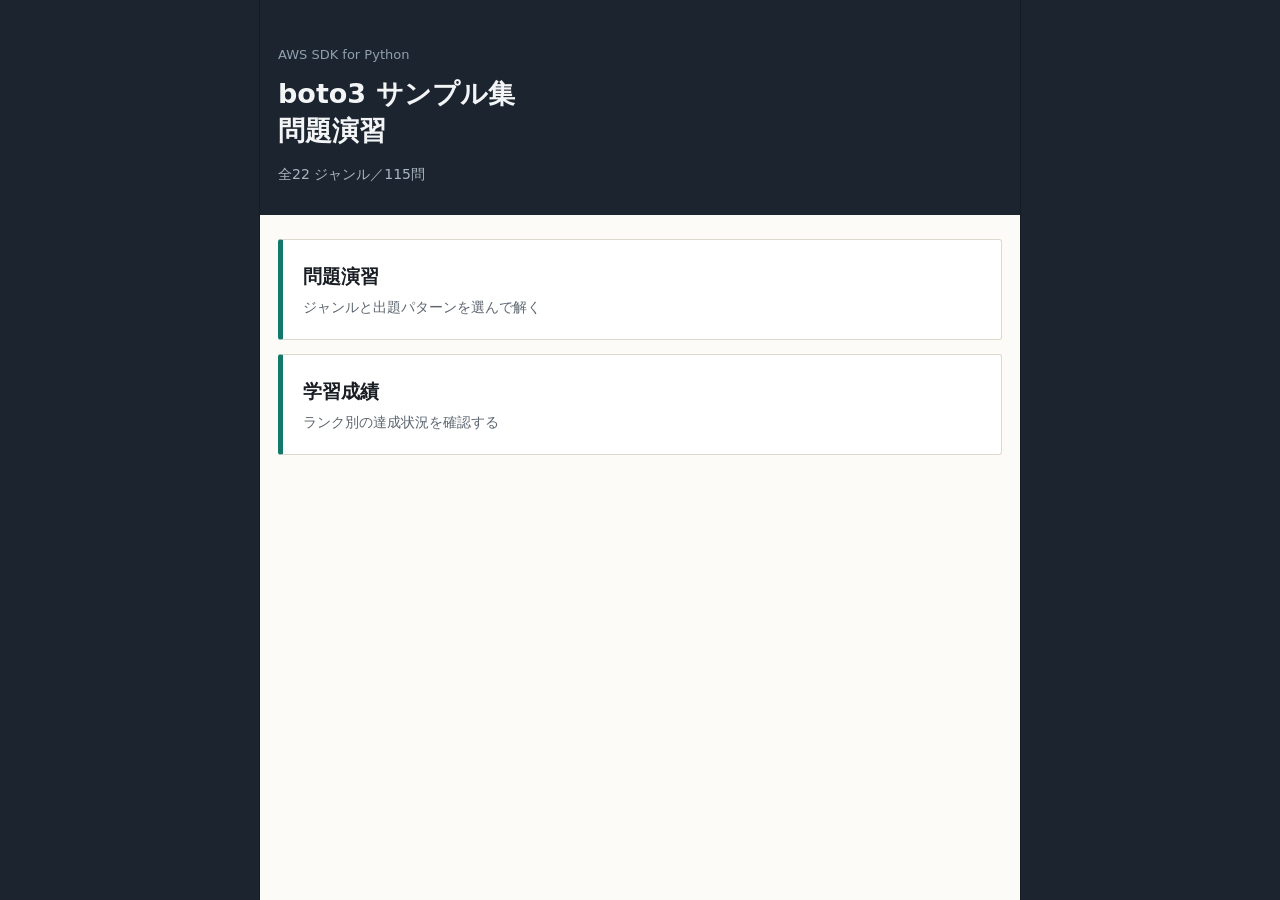
<file: python-20-boto3/【SRE】boto3演習.html>
<!DOCTYPE html>
<html lang="ja"><head><meta charset="utf-8">
<meta name="viewport" content="width=device-width, initial-scale=1, viewport-fit=cover">
<title>SRE boto3 演習</title>
<style>
:root{--ink:#191d24;--sub:#5d6670;--paper:#fcfbf8;--shell:#1c242f;
--line:#ded9ce;--line2:#eeeae1;
--miss:#b0332a;--jab:#3d6aa6;--hit:#12796a;--combo:#a97a12;
--act:#12796a;--act-d:#0d5c50;}
*{box-sizing:border-box}
html,body{margin:0;padding:0}
body{background:var(--shell);color:var(--ink);
font-family:"Hiragino Kaku Gothic ProN","Hiragino Sans","Yu Gothic UI","Yu Gothic","Noto Sans JP","Meiryo",system-ui,sans-serif;
font-size:16px;line-height:1.7;-webkit-text-size-adjust:100%}
#app{max-width:760px;margin:0 auto;min-height:100vh;background:var(--paper);box-shadow:0 0 0 1px rgba(0,0,0,.25)}
button{font:inherit;color:inherit;cursor:pointer}
.wrap{padding:20px 18px 56px}
.bar{background:var(--shell);color:#eef1f4;padding:14px 18px;display:flex;align-items:center;gap:12px;position:sticky;top:0;z-index:5}
.bar .back{background:none;border:1px solid #47535f;border-radius:3px;padding:4px 11px;font-size:13px;color:#cdd5dc}
.bar .back:hover{background:#2b3642}
.bar h1{font-size:15px;margin:0;font-weight:600;letter-spacing:.02em}
.hero{padding:44px 18px 28px;background:var(--shell);color:#f2f4f6}
.hero .k{font-size:13px;color:#8fa0ae;margin:0 0 10px}
.hero h1{margin:0;font-size:27px;line-height:1.35;font-weight:700}
.hero p{margin:14px 0 0;color:#a9b6c1;font-size:14px}
.menu{display:grid;gap:14px;padding:24px 18px 40px}
.menu button{display:block;width:100%;text-align:left;background:#fff;border:1px solid var(--line);border-left:5px solid var(--act);border-radius:3px;padding:20px}
.menu button:hover{border-color:var(--act);background:#f4faf8}
.menu b{display:block;font-size:19px;font-weight:700}
.menu span{display:block;color:var(--sub);font-size:13.5px;margin-top:4px}
h2.sec{font-size:13px;color:var(--sub);margin:26px 0 10px;font-weight:600}
h2.sec:first-child{margin-top:4px}
.glist{border:1px solid var(--line);border-radius:3px;overflow:hidden;background:#fff}
.glist button{display:flex;width:100%;gap:10px;align-items:baseline;text-align:left;background:none;border:0;border-bottom:1px solid var(--line2);padding:12px 14px}
.glist button:last-child{border-bottom:0}
.glist button:hover{background:#f2f7f6}
.glist button[aria-pressed="true"]{background:#e7f2f0;box-shadow:inset 4px 0 0 var(--act)}
.glist .nm{flex:1;font-size:15px}
.glist .ct{color:var(--sub);font-size:13px;font-variant-numeric:tabular-nums}
.seg{display:flex;border:1px solid var(--line);border-radius:3px;overflow:hidden;background:#fff}
.seg button{flex:1;border:0;background:none;padding:11px 8px;font-size:14.5px}
.seg button+button{border-left:1px solid var(--line)}
.seg button[aria-pressed="true"]{background:var(--act);color:#fff;font-weight:600}
.hint{font-size:13px;color:var(--sub);margin:8px 2px 0}
.start{margin-top:26px;width:100%;background:var(--act);color:#fff;border:0;border-radius:3px;padding:15px;font-size:16.5px;font-weight:700}
.start:hover{background:var(--act-d)}
.start:disabled{background:#b8bfc4;cursor:not-allowed}
.qhead{background:#fff;border:1px solid var(--line);border-radius:3px;padding:12px 14px}
.qhead .g{font-size:14px;font-weight:700}
.qhead .n{font-size:13px;color:var(--sub);font-variant-numeric:tabular-nums}
.qhead .n b{color:var(--ink);font-size:16px}
.tal{display:flex;width:100%;margin-top:11px;padding-top:10px;border-top:1px solid var(--line2);gap:6px}
.tal span{flex:1;display:flex;flex-direction:column;align-items:center;gap:2px;padding:5px 2px;border-radius:2px;background:#f7f5f0;border:1px solid var(--line2)}
.tal em{font-style:normal;font-size:11px;color:var(--sub);letter-spacing:.03em}
.tal b{font-size:16px;font-variant-numeric:tabular-nums;line-height:1.2}
.tal .t-miss b{color:var(--miss)}.tal .t-jab b{color:var(--jab)}
.tal .t-hit b{color:var(--hit)}.tal .t-combo b{color:var(--combo)}
.meta{margin:22px 2px 8px;font-size:12.5px;color:var(--sub);display:flex;gap:10px;align-items:center;flex-wrap:wrap}
.chip{display:inline-block;font-size:11.5px;font-weight:700;padding:2px 8px;border-radius:2px;color:#fff;letter-spacing:.04em}
.c-miss{background:var(--miss)}.c-jab{background:var(--jab)}
.c-hit{background:var(--hit)}.c-combo{background:var(--combo)}
.stem{font-size:16.5px;line-height:1.9}
.choices{display:grid;gap:9px;margin-top:20px}
.ch{display:flex;gap:12px;align-items:flex-start;text-align:left;width:100%;background:#fff;border:1px solid var(--line);border-radius:3px;padding:13px 14px;font-size:15.5px;line-height:1.65}
.ch:hover:not(:disabled){border-color:var(--act);background:#f4faf8}
.ch:disabled{cursor:default;opacity:.72}
.ch .kana{flex:none;width:26px;height:26px;border:1px solid var(--line);border-radius:2px;display:grid;place-items:center;font-size:14px;font-weight:700;color:var(--sub);background:#f7f5f0}
.ch.ok{border-color:var(--hit);background:#e9f5f2;opacity:1}
.ch.ok .kana{background:var(--hit);border-color:var(--hit);color:#fff}
.ch.ng{border-color:var(--miss);background:#fbeceb;opacity:1}
.ch.ng .kana{background:var(--miss);border-color:var(--miss);color:#fff}
.verdict{margin-top:24px;border:1px solid var(--line);border-radius:3px;background:#fff;border-left-width:5px;padding:16px}
.verdict.ok{border-left-color:var(--hit)}
.verdict.ng{border-left-color:var(--miss)}
.verdict .v{font-size:18px;font-weight:700;margin:0 0 6px}
.verdict.ok .v{color:var(--hit)}
.verdict.ng .v{color:var(--miss)}
.verdict .rk{font-size:13px;color:var(--sub);margin:0 0 14px}
.verdict h3{font-size:15px;margin:14px 0 6px}
.exp{font-size:15px;line-height:1.9;margin:0}
.next{margin-top:22px;width:100%;background:var(--act);color:#fff;border:0;border-radius:3px;padding:14px;font-size:16px;font-weight:700}
.next:hover{background:var(--act-d)}
table.score{width:100%;border-collapse:collapse;background:#fff;font-size:14px}
table.score th,table.score td{border:1px solid var(--line);padding:8px 6px;text-align:right;font-variant-numeric:tabular-nums}
table.score th:first-child,table.score td:first-child{text-align:left}
table.score thead th{background:var(--shell);color:#fff;font-size:12.5px;font-weight:600}
table.score tbody tr:nth-child(even){background:#f7f9fb}
table.score tfoot td{background:#eef3f7;font-weight:700}
.s-miss{color:var(--miss)}.s-jab{color:var(--jab)}
.s-hit{color:var(--hit)}.s-combo{color:var(--combo)}
.tools{margin-top:26px;border:1px solid var(--line);border-radius:3px;background:#fff;padding:16px}
.tools h3{font-size:14px;margin:0 0 10px}
select{font:inherit;width:100%;padding:9px;border:1px solid var(--line);border-radius:3px;background:#fff}
.btn{border:1px solid var(--line);background:#fff;border-radius:3px;padding:10px 14px;font-size:14px}
.btn:hover{background:#f2f7f6}
.btn.danger{border-color:var(--miss);color:var(--miss)}
.btn.danger:disabled{opacity:.45;cursor:not-allowed}
.row{display:flex;gap:10px;flex-wrap:wrap;margin-top:10px}
.note{font-size:12.5px;color:var(--sub);margin-top:10px;line-height:1.7}
.done{text-align:center;padding:30px 10px}
.done .big{font-size:26px;font-weight:700;color:var(--combo)}
</style></head>
<body><div id="app"></div>
<script>
const D = {"groups":[{"id":"k1","name":"第1部 1. Session・client・resource"},{"id":"k2","name":"第1部 2. レスポンス構造とフィルタ"},{"id":"k3","name":"第1部 3. paginator と日時の扱い"},{"id":"k4","name":"第1部 4. waiter"},{"id":"k5","name":"第1部 5. エラーハンドリングとリトライ"},{"id":"e1","name":"第2部 1. EC2"},{"id":"e2","name":"第2部 2. ECS"},{"id":"e3","name":"第2部 3. ELB・Auto Scaling"},{"id":"e4","name":"第2部 4. S3"},{"id":"e5","name":"第2部 5. IAM"},{"id":"e6","name":"第2部 6. パラメータ・シークレット管理"},{"id":"e7","name":"第2部 7. CloudWatch"},{"id":"e8","name":"第2部 8. CloudWatch Logs"},{"id":"e9","name":"第2部 9. Athena"},{"id":"e10","name":"第2部 10. Lambda"},{"id":"e11","name":"第2部 11. SQS・SNS"},{"id":"e12","name":"第2部 12. SES"},{"id":"e13","name":"第2部 13. RDS・Aurora"},{"id":"e14","name":"第2部 14. VPC・EKS"},{"id":"e15","name":"第2部 15. SSM 運用操作"},{"id":"e16","name":"第2部 16. Cost Explorer"},{"id":"e17","name":"第2部 17. STS・クロスアカウント"}],"qs":[{"i":"k1#1-1","g":"k1","n":"1-1","t":"client と resource","s":"boto3.client() と boto3.resource() の違いとして正しいものはどれか。","c":["client はAWS APIと1対1で対応する低レベルインタフェースで、resource はオブジェクト指向の高レベル抽象である","client は同期、resource は非同期で動作する","resource のほうが新しいAPIに早く対応する","resource はすべてのAWSサービスで利用できる"],"a":"ア","et":"迷ったら client を選ぶ","eb":"client は AWS の API 操作と1対1に対応し、レスポンスも API が返す生のdictである。resource は Bucket や Instance といったオブジェクトとして扱える高レベル抽象だが、対応しているのは s3・ec2・dynamodb・sqs・sns・iam など一部のサービスに限られ、新しいAPIへの追随も client のほうが早い。サンプル集が全編 client で書かれているのはこのためである。レスポンス構造をそのまま読める client に慣れておくと、AWS CLI やドキュメントとの対応も取りやすい。"},{"i":"k1#1-2","g":"k1","n":"1-2","t":"認証情報の探索順序","s":"boto3 が認証情報を探す順序として、最も早く評価されるものはどれか。","c":["EC2 インスタンスメタデータ（IMDS）","client() や Session() に直接渡された引数","環境変数（AWS_ACCESS_KEY_ID 等）","~/.aws/credentials の共有認証情報ファイル"],"a":"イ","et":"明示指定が最優先、メタデータが最後","eb":"評価順は、コードで明示的に渡した引数、環境変数、~/.aws/credentials、~/.aws/config、ECSのコンテナ認証情報、EC2インスタンスメタデータ（IMDS）の順である。ローカルでは動くのに ECS 上で権限エラーになる、あるいはその逆という現象は、どの段階の認証情報が使われているかが環境ごとに違うことが原因になる。切り分けの第一手は get_caller_identity で実効アイデンティティを確認することである。"},{"i":"k1#1-3","g":"k1","n":"1-3","t":"リージョンの決まり方","s":"client にリージョンを指定しなかった場合、boto3 がリージョンを決める方法として正しいものはどれか。","c":["リージョン未指定の場合は必ず例外になる","常に us-east-1 が使われる","環境変数 AWS_DEFAULT_REGION / AWS_REGION や ~/.aws/config のプロファイル設定から決まる","実行中のインスタンスのAZから自動判定される"],"a":"ウ","et":"未設定なら NoRegionError になる","eb":"client(region_name=...) の明示指定が最優先で、なければ環境変数 AWS_DEFAULT_REGION（または AWS_REGION）、次に ~/.aws/config のプロファイル設定が使われる。どこにも設定がなければ NoRegionError が送出され、暗黙に us-east-1 になるわけではない。学習環境では export AWS_DEFAULT_REGION=ap-northeast-1 を先に入れておくと、リージョン指定漏れによる想定外のリージョンへの作成を防げる。"},{"i":"k1#1-4","g":"k1","n":"1-4","t":"グローバルサービスのエンドポイント","s":"Cost Explorer のクライアントを boto3.client('ce', region_name='us-east-1') と固定している理由はどれか。","c":["課金データが us-east-1 のリソースしか含まないため","東京リージョンでは Cost Explorer が利用できないため","us-east-1 のほうが API 料金が安いため","Cost Explorer のAPIエンドポイントが us-east-1 にしか存在しないため"],"a":"エ","et":"グローバルサービスはエンドポイントが固定","eb":"Cost Explorer はグローバルサービスで、APIエンドポイントが us-east-1 に固定されている。取得できるコストは全リージョン分であり、リージョンを絞っているわけではない。同様に IAM、STS（グローバルエンドポイント）、CloudFront、Route 53 もグローバル扱いで、リージョン指定の意味が他サービスと異なる。ap-northeast-1 を指定すると EndpointConnectionError になるため、この固定は必須である。"},{"i":"k1#1-5","g":"k1","n":"1-5","t":"リージョンごとの client 生成","s":"全リージョンの EC2 インスタンスを棚卸しするスクリプトが、リージョンごとに client を作り直している理由はどれか。","c":["EC2 の API エンドポイントがリージョンごとに分かれており、1つの client は1リージョンしか見えないため","paginator がリージョンをまたげないため","認証情報がリージョンごとに異なるため","client が1つあたり1接続しか張れないため"],"a":"ア","et":"リージョンサービスは横断できない","eb":"EC2 のようなリージョナルサービスは、エンドポイント自体がリージョンごとに分かれている。したがって describe_instances は接続先リージョンの結果しか返さず、全リージョン棚卸しには describe_regions で有効リージョンを取得し、それぞれに client を作って回すという二段構えが必要になる。この形はサンプル集の複数スクリプトに共通して現れる基本パターンである。"},{"i":"k1#1-6","g":"k1","n":"1-6","t":"自アカウントIDの取得","s":"スクリプト内で自分のAWSアカウントIDを動的に取得する方法はどれか。","c":["環境変数 AWS_ACCOUNT_ID を読む","boto3.client('sts').get_caller_identity()['Account']","boto3.client('iam').get_account_id()","boto3.Session().account_id"],"a":"イ","et":"棚卸しスクリプトの定番の1行","eb":"get_caller_identity は Account、Arn、UserId の3つを返し、追加の権限をほぼ必要とせずに呼べる。自社AMIやスナップショットを Owners=[account_id] で絞り込む場面、IAMロールの信頼先が外部アカウントかを判定する場面などで、アカウントIDをハードコードせずに済ませられる。assume_role の前後で呼べば、どのアカウントの権限で動いているかの切り分けにもそのまま使える。"},{"i":"k1#1-7","g":"k1","n":"1-7","t":"同一サービスの複数API世代","s":"SES のサプレッションリスト操作で boto3.client('sesv2') を使っている理由として正しいものはどれか。","c":["sesv2 は東京リージョンでのみ利用できるため","sesv2 のほうがレスポンスが速いため","サプレッションリスト関連のAPIが SESv2 にのみ存在し、旧 ses クライアントからは呼べないため","ses クライアントは非推奨で全機能が廃止されたため"],"a":"ウ","et":"サービス名が違えば別クライアント","eb":"boto3 では ses と sesv2 が別のクライアントとして提供され、利用できる操作が異なる。送信統計や検証ステータスは ses、アカウントレベルのサプレッションリストは sesv2 というように、同じ SES を扱いながら呼び分けが必要になる。1つのスクリプトで両方の client を作ることもある。同様に elb（Classic）と elbv2（ALB/NLB）、logs と logs の Insights のように、名前が近い別クライアントは取り違えやすい。"},{"i":"k2#2-1","g":"k2","n":"2-1","t":"Reservations の二段ネスト","s":"describe_instances のレスポンスが Reservations → Instances という二段構造になっている理由はどれか。","c":["1回の起動リクエスト（予約）単位でインスタンスがまとめられているため","インスタンスタイプごとに分類されているため","ページングの単位が Reservations であるため","アベイラビリティゾーンごとにグループ化されているため"],"a":"ア","et":"一度に複数台起動した単位がReservation","eb":"Reservation は EC2 の起動リクエスト単位である。run_instances で一度に3台起動すれば1つの Reservation に3つの Instances が入り、1台ずつ3回起動すれば Reservation が3つになる。したがってインスタンスを列挙するには for reservation in page['Reservations'] → for i in reservation['Instances'] と二重ループが必要で、これを忘れると一部のインスタンスを取りこぼす。ページングの単位ではない点にも注意する。"},{"i":"k2#2-2","g":"k2","n":"2-2","t":"Tags の取り出し","s":"EC2 のレスポンスから Name タグの値を取り出すコードとして適切なものはどれか。","c":["i['Tags']['Name']","next((t['Value'] for t in i.get('Tags', []) if t['Key'] == 'Name'), '-')","i['Name']","i['Tags'].get('Name', '-')"],"a":"イ","et":"Tagsはdictではなくlist","eb":"AWS のレスポンスでタグは {'Key': ..., 'Value': ...} のリストとして返るため、辞書アクセスはできず走査して探す必要がある。さらにタグが1つも付いていないリソースには Tags キー自体が存在しないので、i.get('Tags', []) と既定値を置かないと KeyError になる。見つからない場合の既定値まで含めて next(..., '-') で書くのが定型である。boto3 のレスポンスは「キーがないこともある」が基本であり、[] より .get() を優先する姿勢がそのまま安全性につながる。"},{"i":"k2#2-3","g":"k2","n":"2-3","t":"Filters の書式","s":"describe_regions で「オプトイン不要またはオプトイン済み」のリージョンだけを取得する Filters の書き方として正しいものはどれか。","c":["Filter='opt-in-status in (opted-in)'","Filters={'opt-in-status': ['opt-in-not-required', 'opted-in']}","Filters=[{'Name': 'opt-in-status', 'Values': ['opt-in-not-required', 'opted-in']}]","Filters=['opt-in-status=opted-in']"],"a":"ウ","et":"Name と Values のdictのリスト","eb":"EC2 系の Filters は [{'Name': 条件名, 'Values': [値, ...]}] という形のリストで指定し、Values は必ずリストにする。複数の要素を並べれば AND 条件、1つの Values 内に複数値を書けば OR 条件として働く。数値やbool値も文字列で渡す必要がある点（'Values': ['true']）はつまずきやすい。サーバ側で絞り込むため、全件取得してからPythonでフィルタするより転送量とAPI負荷の両面で有利になる。"},{"i":"k2#2-4","g":"k2","n":"2-4","t":"list_* と describe_* の二段構え","s":"ECS や ELB で list_services / list_clusters と describe_services を組み合わせる理由はどれか。","c":["list_* にはページングがないため","describe_* は ARN を受け付けないため","list_* は読み取り権限が不要なため","list_* は ARN しか返さず、名前・状態・カウントなどの詳細は describe_* でしか取得できないため"],"a":"エ","et":"ARNを集めてから詳細を引く","eb":"list_clusters や list_services が返すのは ARN の配列だけで、desiredCount や status といった中身は含まれない。そのため ARN を集めてから describe_* に渡して詳細を取得する二段構えになる。この形は ECS に限らず、ELBv2、Lambda のバージョン、SES の検証ステータスなど多くのサービスで共通する。describe_* には一度に渡せる件数の上限があることが多く、分割処理とセットで覚える必要がある。"},{"i":"k2#2-5","g":"k2","n":"2-5","t":"IpPermissions の入れ子","s":"セキュリティグループのインバウンドルールで、0.0.0.0/0 の許可を検出するために参照すべき構造はどれか。","c":["IpPermissions → IpRanges → CidrIp","IpPermissionsEgress → IpRanges → CidrIp","GroupRules → Cidr","IpPermissions → UserIdGroupPairs → GroupId"],"a":"ア","et":"CIDR許可とSG参照許可は別の配列","eb":"1つのルール（IpPermissions の要素）の中で、CIDR による許可は IpRanges の CidrIp、IPv6 は Ipv6Ranges の CidrIpv6、別のセキュリティグループを送信元にした許可は UserIdGroupPairs、プレフィックスリストは PrefixListIds と、許可の種類ごとに別の配列に入る。全開放を検出するときに IpRanges しか見ないと IPv6 の ::/0 を見落とす。また IpPermissions はインバウンド、IpPermissionsEgress はアウトバウンドで別のキーである。"},{"i":"k3#3-1","g":"k3","n":"3-1","t":"1000件の壁","s":"list_objects_v2 を paginator なしで1回だけ呼んだとき、1200個のオブジェクトが入ったバケットで起きることはどれか。","c":["1000件で打ち切られ、IsTruncated が true になる","エラーになる","オブジェクトサイズの合計が1000MBを超えた時点で打ち切られる","1200件すべてが返る"],"a":"ア","et":"エラーにならず静かに欠ける","eb":"S3 の list_objects_v2 は1回の応答で最大1000件しか返さず、続きがある場合は IsTruncated が true、NextContinuationToken に続きの位置が入る。エラーにならず正常終了するため、件数の少ない開発環境では気づかず、本番で初めて集計が合わないという形で顕在化する。paginator を使えばこのトークンの引き回しを自動でやってくれる。上限値はAPIごとに異なる（IAM の list_users は100件など）ため、件数上限は暗記せず常に paginator を使うのが安全である。"},{"i":"k3#3-2","g":"k3","n":"3-2","t":"paginator の型","s":"paginator を使って全件取得する定型として正しいものはどれか。","c":["for page in client.paginate('list_objects_v2', Bucket=B):","paginator = client.get_paginator('list_objects_v2') のあと for page in paginator.paginate(Bucket=B):","client.list_objects_v2(Bucket=B, Paginate=True)","for page in client.get_paginator('list_objects_v2')(Bucket=B):"],"a":"イ","et":"get_paginator してから paginate","eb":"get_paginator に渡すのは API のメソッド名（スネークケース）で、返ってきた paginator の paginate() に元のAPIと同じ引数を渡す。paginate() が返すのはページのイテレータであり、各ページは元のAPIのレスポンスと同じ構造をしている。つまりページの中身の取り出し方は paginator を使わない場合と変わらない。取得件数を絞りたい場合は PaginationConfig={'MaxItems': N, 'PageSize': M} を渡せる。"},{"i":"k3#3-3","g":"k3","n":"3-3","t":"空のレスポンス","s":"オブジェクトが1つもないバケットに対して list_objects_v2 のページを処理するとき、page['Contents'] と書くと起きることはどれか。","c":["ページ自体が生成されない","空リストが返る","Contents キー自体が存在せず KeyError になる","None が返る"],"a":"ウ","et":"件数ゼロはキーごと消える","eb":"AWS のレスポンスは、該当する要素がゼロ件のときにキー自体を含めないことが多い。したがって page.get('Contents', []) と書く必要がある。同じパターンは SQS の list_queues の QueueUrls、EC2 の Tags、ECS の taskArns など随所にある。逆に Reservations のようにゼロ件でも空リストで返るキーもあり、規則性は薄い。実装時は .get() に既定値を添えるのを既定の書き方にしておくと、空の環境で落ちる事故を防げる。"},{"i":"k3#3-4","g":"k3","n":"3-4","t":"paginator がない API","s":"すべての一覧系APIに paginator があるわけではない。paginator が存在しない API に対して全件取得する方法として正しいものはどれか。","c":["client.can_paginate() が False の場合は取得を諦める","リージョンを分けて呼び出すことで件数を減らす","paginator がない API は必ず全件を1回で返すので、そのまま呼べばよい","レスポンスの NextToken / Marker を次の呼び出しに渡すループを自分で書く"],"a":"エ","et":"can_paginate で有無を確認できる","eb":"paginator は botocore が定義を持っているAPIにだけ用意されており、ない場合はレスポンスの NextToken（サービスによっては Marker、NextMarker）を次の呼び出しに渡すループを自分で書く。paginator の有無は client.can_paginate('メソッド名') で確認できる。サンプル集でも SQS の list_queues や SES の list_identities のように paginator を使っていない箇所があるが、これらは件数が増えれば取りこぼす可能性があるという読み方をすべきである。"},{"i":"k3#3-5","g":"k3","n":"3-5","t":"日時が文字列で返るケース","s":"describe_images で返る CreationDate の扱いとして正しいものはどれか。","c":["ISO8601 形式の文字列なので、datetime に変換してから比較する必要がある","エポック秒の整数である","ローカルタイムゾーンの datetime である","datetime オブジェクトなのでそのまま比較できる"],"a":"ア","et":"APIによって型が揃っていない","eb":"boto3 の多くのAPIは日時を tz-aware な datetime で返すが、describe_images の CreationDate は例外的に文字列（'2024-01-01T00:00:00.000Z'）で返る。そのため fromisoformat に渡す前に末尾の Z を +00:00 へ置き換える処理が必要になる。一方で describe_snapshots の StartTime や IAM の CreateDate は datetime である。型が揃っていないので、新しいAPIを使うときはまず1件 print して実際の型を確かめるのが確実である。"},{"i":"k3#3-6","g":"k3","n":"3-6","t":"naive datetime との比較","s":"API が返した日時と datetime.now() を直接比較すると TypeError になる理由はどれか。","c":["API の日時が文字列だから","API の日時がタイムゾーン付き（aware）で、datetime.now() がタイムゾーンなし（naive）だから","datetime 同士は減算できないから","タイムゾーンが JST と UTC で異なるから"],"a":"イ","et":"now(timezone.utc) を使う","eb":"Python では aware と naive の datetime を比較・減算できず TypeError になる。boto3 が返す日時は UTC の aware な datetime なので、比較相手も datetime.now(timezone.utc) にする。JST に直したいなら astimezone で変換する。「90日以上前のAMI」「90日間未使用のアクセスキー」といった判定は棚卸しスクリプトの定番であり、この比較でつまずくと最初の1行目から進めない。"},{"i":"k3#3-7","g":"k3","n":"3-7","t":"エポックの単位の違い","s":"CloudWatch Logs の filter_log_events と Logs Insights の start_query で、時刻指定の単位はそれぞれどうなっているか。","c":["どちらもエポック秒","どちらもエポックミリ秒","filter_log_events はエポックミリ秒、start_query はエポック秒","filter_log_events はエポック秒、start_query はエポックミリ秒"],"a":"ウ","et":"同じサービス内で単位が違う","eb":"filter_log_events の startTime / endTime と、返ってくるイベントの timestamp はエポックミリ秒である。一方 Logs Insights の start_query の startTime / endTime はエポック秒で指定する。同じ logs クライアント内で単位が食い違っており、ミリ秒のつもりで秒を渡すと1970年付近を検索してしまい「該当ログなし」という結果だけが返る。エラーにならないため、検索結果がゼロのときは真っ先に疑うべき箇所になる。"},{"i":"k4#4-1","g":"k4","n":"4-1","t":"waiter の役割","s":"waiter が行っていることの説明として正しいものはどれか。","c":["describe 系APIを一定間隔で呼び、目的の状態になるまでポーリングする","API 呼び出しを同期モードに切り替える","CloudWatch のイベントを購読する","AWS からの完了通知（プッシュ）を待ち受ける"],"a":"ア","et":"中身はポーリングのラッパー","eb":"waiter は describe 系APIを一定間隔で呼び、レスポンスが所定の条件を満たすまで待つポーリングのラッパーである。プッシュ通知ではないので、待っている間もAPI呼び出しは発生している。多くのAWS操作は API が成功を返した時点ではまだ完了しておらず、stop_instances が返っても数十秒は stopping のままである。この非同期性を吸収するのが waiter の役割であり、自分で while ループを書く手間と条件漏れを省ける。"},{"i":"k4#4-2","g":"k4","n":"4-2","t":"WaiterConfig","s":"WaiterConfig={'Delay': 15, 'MaxAttempts': 40} を指定したとき、待機の上限時間はおよそどれか。","c":["15分（900秒）","10分（600秒）","40分","40秒"],"a":"イ","et":"Delay × MaxAttempts が上限","eb":"Delay はポーリング間隔（秒）、MaxAttempts は最大試行回数であり、上限待機時間はおよそ両者の積になる。15×40 で約600秒である。既定値は waiter ごとに定義されており、instance_stopped や services_stable は Delay 15・MaxAttempts 40 が既定になっている。デプロイが既定の上限を超える環境では MaxAttempts を増やす必要があるが、無制限にはできないため、待ち時間そのものが長すぎないかを先に疑うべき場面も多い。"},{"i":"k4#4-3","g":"k4","n":"4-3","t":"waiter のタイムアウト","s":"waiter が MaxAttempts に達しても条件を満たさなかった場合の挙動はどれか。","c":["最後のレスポンスを返す","None を返して正常終了する","WaiterError 例外が送出される","無限に待ち続ける"],"a":"ウ","et":"戻り値ではなく例外で失敗を知る","eb":"待機が上限に達すると botocore.exceptions.WaiterError が送出される。waiter.wait() は成功時に戻り値を持たないため、成否は例外の有無でしか判別できない。したがって try / except WaiterError で囲まないと、スクリプトがその場で停止する。ここで重要なのは、例外が出た時点で操作そのものが失敗したとは限らないことで、単に想定より時間がかかっているだけの場合もある。例外を捕まえた後に describe で実際の状態を確認する流れにしておくと誤判定を避けられる。"},{"i":"k4#4-4","g":"k4","n":"4-4","t":"services_stable","s":"ECS の services_stable waiter が「安定」と判定する条件として正しいものはどれか。","c":["ALB のヘルスチェックがすべて healthy になったこと","タスク定義のリビジョンが更新されたこと","タスクが1つでも RUNNING になったこと","desiredCount と runningCount が一致し、進行中のデプロイが残っていないこと"],"a":"エ","et":"デプロイ完了の判定に使う","eb":"services_stable は、サービスの desiredCount と runningCount が一致し、deployments が1つだけ（進行中の入れ替えがない）状態になるまで待つ。forceNewDeployment や新リビジョンのデプロイ後にこれを通すことで、デプロイ完了を確実に検知できる。逆にヘルスチェックの結果そのものを直接見ているわけではないため、安定した後に別途ターゲットの healthy 状態を確認する意味はある。所要時間は minimumHealthyPercent と maximumPercent の設定に大きく左右される。"},{"i":"k4#4-5","g":"k4","n":"4-5","t":"waiter がない操作","s":"Aurora のフェイルオーバーで waiter を使わず、自分でポーリングして writer の入れ替わりを確認している理由として最も適切なものはどれか。","c":["確認したいのはクラスターの状態ではなく「writer が別インスタンスに替わったこと」であり、既存の waiter の条件では表せないため","waiter は書き込み系APIの後には使えないため","フェイルオーバーは同期APIであり待つ必要がないため","Aurora には waiter が一切用意されていないため"],"a":"ア","et":"待ちたい条件が waiter の条件と一致しない","eb":"フェイルオーバー直後はクラスターの Status が一瞬 available のままに見えることがあり、状態だけを見ていると切り替わる前に完了と判定してしまう。確認すべきは DBClusterMembers の IsClusterWriter が実行前と別のインスタンスになったことであり、これは既存の waiter の条件には含まれない。このように「用意された waiter の判定条件が自分の確認したいことと一致しない」場面では、describe を自分でポーリングして実行前後を比較する形に落とす。上限時間と打ち切り処理を必ず添えるのが前提になる。"},{"i":"k4#4-6","g":"k4","n":"4-6","t":"操作ごとの waiter 名","s":"Lambda の設定変更（update_function_configuration）の反映を待つ waiter はどれか。","c":["function_active","function_updated","function_exists","function_published"],"a":"イ","et":"設定変更にも反映待ちがある","eb":"Lambda の設定変更は即座には反映されず、LastUpdateStatus が InProgress の間は次の更新を受け付けずエラーになる。function_updated waiter はこの更新完了を待つ。関数の新規作成直後には function_active、存在確認には function_exists と、用途ごとに別の waiter が定義されている。連続して設定変更を行うスクリプトでは、間に waiter を挟まないと ResourceConflictException で失敗するため、書き込みを連ねる処理では待機の挿入が前提になる。"},{"i":"k5#5-1","g":"k5","n":"5-1","t":"ClientError の分岐","s":"AWS API のエラーコードで処理を分岐させるとき、参照すべき場所はどれか。","c":["e.response['Error']['Code']","e.args[0]","e.status_code","str(e) を正規表現で解析する"],"a":"ア","et":"Code と Message は別の場所","eb":"botocore.exceptions.ClientError の response には Error（Code と Message）、ResponseMetadata（HTTPStatusCode、RequestId）が入る。分岐に使うのは安定した識別子である Code で、AccessDenied、InvalidInstanceID.NotFound、ThrottlingException などの文字列が入る。Message は人間向けの説明文であり、文言が変わりうるため分岐条件にすべきではない。障害調査でAWSサポートに問い合わせる際は ResponseMetadata の RequestId を添えると特定が速い。"},{"i":"k5#5-2","g":"k5","n":"5-2","t":"サービス固有の例外クラス","s":"s3.exceptions.NoSuchBucketPolicy のようなサービス固有の例外クラスについて、正しい説明はどれか。","c":["ClientError とは無関係の独立した例外である","ClientError のサブクラスであり、client オブジェクトから動的に生成される","boto3 をインポートした時点で静的に定義されている","リージョンごとに異なるクラスになる"],"a":"イ","et":"client 変数経由でしか参照できない","eb":"サービス固有の例外は ClientError のサブクラスとして、client オブジェクトの exceptions 属性から動的に提供される。したがって except s3.exceptions.NoSuchBucketPolicy のように client 変数を経由して書く必要があり、モジュールから直接 import することはできない。「ポリシーが未設定」「設定が存在しない」といった正常系に近い状態がこれらの例外で返ってくることが多く、棚卸しスクリプトでは except で捕まえて「未設定」と記録する扱いが定石になる。"},{"i":"k5#5-3","g":"k5","n":"5-3","t":"既に存在する場合のエラー","s":"Athena のワークグループ作成で、既に同名のものが存在する場合の扱いとして適切なものはどれか。","c":["例外は発生しないので何も書かなくてよい","エラーコードを見ずに全ての ClientError を無視する","InvalidRequestException を捕まえて「既存のためスキップ」とし、それ以外は再送出する","作成前に必ず delete_work_group を実行する"],"a":"ウ","et":"想定内のエラーだけを握りつぶす","eb":"冪等でない作成系APIは、既存リソースに対して何らかの例外を返す。Athena のワークグループでは InvalidRequestException、S3 では BucketAlreadyOwnedByYou、SSM の put_parameter では ParameterAlreadyExists といった具合にサービスごとにコードが異なる。ここで重要なのは、想定内のエラーコードだけを握りつぶし、それ以外は raise で再送出することである。ClientError をまとめて無視すると、権限不足やスロットリングまで隠れてしまい、後段で原因不明の失敗として現れる。"},{"i":"k5#5-4","g":"k5","n":"5-4","t":"部分失敗の集約","s":"複数アカウントを横断して同じ調査を回すスクリプトで、1つのアカウントが AccessDenied になったときの設計として適切なものはどれか。","c":["エラーを無視して何も記録しない","無限にリトライする","例外を送出してスクリプト全体を停止する","そのアカウントのエラーを記録して次のアカウントへ進み、最後に調査できなかったアカウントを一覧で報告する"],"a":"エ","et":"「調べられなかった」を結果に残す","eb":"横断調査で1アカウントの失敗が全体を止めると、他の正常なアカウントの結果まで得られなくなる。一方でエラーを黙って捨てると「そのアカウントには問題がなかった」と誤読される危険がある。したがってアカウントごとに例外を捕まえて errors に記録し、最後の集約レポートで調査できなかった対象を明示するのが正しい形になる。この「成功した結果」と「調べられなかった対象」を分けて出す設計は、インシデント調査ツール全般に共通する原則である。"},{"i":"k5#5-5","g":"k5","n":"5-5","t":"SDK 既定のリトライ","s":"boto3 のリトライ挙動について正しいものはどれか。","c":["既定でスロットリングや一時的なエラーに対する自動リトライが行われ、Config(retries={...}) で回数やモードを変更できる","すべてのエラーを無限にリトライする","リトライは client ごとではなくリージョンごとに設定する","リトライ機能はないので必ず自分で実装する必要がある"],"a":"ア","et":"既定で動いていることを知っておく","eb":"botocore は ThrottlingException や5xx など一時的なエラーに対し、指数バックオフ付きの自動リトライを既定で行う。Config(retries={'max_attempts': N, 'mode': 'standard'}) で回数とモードを変更でき、mode には legacy / standard / adaptive がある。既定で動いているため、自分でもリトライを書くと回数が掛け算で増える点に注意が必要である。一方 ClientError が最終的に送出された時点では既にリトライ済みであり、そこからさらに即座に再実行しても成功しにくい。"},{"i":"k5#5-6","g":"k5","n":"5-6","t":"Full Jitter","s":"指数バックオフにジッタ（ゆらぎ）を加える目的として正しいものはどれか。","c":["平均待機時間を短くするため","同時に失敗した多数のクライアントが同じタイミングで再送するのを防ぐため","リトライ回数の上限をなくすため","エラーコードの判定を不要にするため"],"a":"イ","et":"再送の波を平らにする","eb":"指数バックオフだけでは、同時に失敗したクライアントが全員同じ間隔で再送するため、負荷の波がそのまま維持されて回復を妨げる。待機時間を random(0, min(maxDelay, base × 2^attempt)) のように乱数で散らす Full Jitter が基本形である。加えて回数上限を必ず設け、上限に達したら諦めて上位にエラーを返す。無限リトライはリトライストームの温床であり、元の原因が解消しても障害が終わらないという状態を生む。"},{"i":"k5#5-7","g":"k5","n":"5-7","t":"権限不足が現れる段階","s":"非同期で実行されるAPI（SSM の send_command など）で権限が不足していた場合、エラーが現れる場所として注意すべきことはどれか。","c":["waiter が必ず検知する","必ず呼び出し時に ClientError として返る","呼び出し自体は成功し、個別の実行結果を取得したときに失敗として現れることがある","CloudTrail にしか記録されない"],"a":"ウ","et":"呼び出しの成功は実行の成功ではない","eb":"send_command は CommandId を返した時点で「受理された」だけであり、対象インスタンス側での実行結果は get_command_invocation で別途取得する。Lambda の非同期実行（InvocationType='Event'）も同様で、202 が返っても関数内部の失敗は分からない。これらは呼び出し側の戻り値だけを見ていると成功に見えるため、実行結果のステータスを必ず確認する設計にする必要がある。呼び出しの成功と実行の成功を区別することが、非同期APIを扱う際の基本姿勢になる。"},{"i":"e1#1-1","g":"e1","n":"1-1","t":"未使用EIPの判定","s":"describe_addresses の結果から未使用の Elastic IP を判定する条件として正しいものはどれか。","c":["InstanceId と NetworkInterfaceId のどちらも含まれないこと","AssociationId が存在すること","Domain が 'standard' であること","PublicIp が空であること"],"a":"ア","et":"ENIに付いていれば使用中","eb":"EIP は EC2 インスタンスに直接関連付ける場合と、ENI（ネットワークインタフェース）に関連付ける場合がある。NAT Gateway や ALB に紐づく EIP は InstanceId を持たず NetworkInterfaceId だけを持つため、InstanceId の有無だけで判定すると使用中の EIP を未使用と誤判定する。未使用 EIP は時間課金が発生し続けるコスト削減の定番対象だが、解放すると同じIPは取り戻せないため、検出と解放は分けて運用する。"},{"i":"e1#1-2","g":"e1","n":"1-2","t":"孤立スナップショットの検出","s":"孤立スナップショット（どのAMIからも参照されていないもの）を検出する手順として正しいものはどれか。","c":["describe_snapshots の Description が空のものを抽出する","自社AMIの BlockDeviceMappings から使用中のスナップショットIDを集め、全スナップショットとの差分を取る","StartTime が90日以上前のものを抽出する","State が completed 以外のものを抽出する"],"a":"イ","et":"AMI側から使用中を集めて差分","eb":"スナップショット自身には「どのAMIから参照されているか」の情報がないため、describe_images で自社AMIを取得し、各AMIの BlockDeviceMappings の Ebs.SnapshotId を集合として集めたうえで、全スナップショットとの差分を取る必要がある。OwnerIds / Owners に自アカウントIDを指定しないとパブリックなAMIやスナップショットまで対象に入り、結果が膨大になる点にも注意する。削除は取り返しがつかないため、検出と削除は必ず分ける。"},{"i":"e1#1-3","g":"e1","n":"1-3","t":"インスタンスタイプ変更の手順","s":"起動中のインスタンスに対して modify_instance_attribute でタイプを変更しようとするとどうなるか。","c":["変更は成功するがタイプは変わらない","次回起動時に反映される","IncorrectInstanceState エラーになる","自動的に停止・変更・起動が行われる"],"a":"ウ","et":"停止→変更→起動の三点セット","eb":"インスタンスタイプの変更は stopped 状態でしか行えず、running のまま投げると IncorrectInstanceState が返る。そのため stop_instances → instance_stopped waiter → modify_instance_attribute → start_instances → instance_running waiter という順序になる。停止と起動にはそれぞれ待ち時間が発生し、パブリックIPを自動割り当てにしている場合は停止・起動でIPが変わる点にも注意が必要である。作業時間は waiter の実測から見積もる。"},{"i":"e1#1-4","g":"e1","n":"1-4","t":"冪等性","s":"既に stopped 状態のインスタンスに対して stop_instances を投げたときの挙動として正しいものはどれか。","c":["インスタンスが起動する","何も返らずタイムアウトする","エラーになる","正常に応答が返り、CurrentState と PreviousState がいずれも stopped になる"],"a":"エ","et":"状態遷移系は概ね冪等","eb":"stop_instances や start_instances は目的の状態を宣言する形のAPIであり、既にその状態であってもエラーにはならず、CurrentState と PreviousState を含む応答が返る。この冪等性のおかげでリトライが安全になる。一方 create_db_snapshot や register_task_definition のように呼ぶたびに新しいリソースが作られるAPIは冪等でなく、同じ処理を二度走らせると二重に作られる。書き込み系を扱うときは、そのAPIが宣言型か生成型かを最初に確認する。"},{"i":"e1#1-5","g":"e1","n":"1-5","t":"全開放ルールの検出","s":"セキュリティグループの全開放ルールを検出するスクリプトで、FromPort が存在しないルールがある。この場合に考えられるものはどれか。","c":["IpProtocol が -1（すべてのプロトコル）で、ポート範囲の概念がない","アウトバウンドルールである","IPv6 のルールである","ルールが無効化されている"],"a":"ア","et":"全プロトコル許可はポートを持たない","eb":"IpProtocol が -1 の場合はすべてのプロトコル・すべてのポートを意味するため、FromPort / ToPort が応答に含まれない。したがって rule['FromPort'] と書くと KeyError になり、rule.get('FromPort', 'ALL') のように既定値を置く必要がある。全プロトコル・全開放は最も危険な設定であり、ポート番号で絞り込む検出ロジックを書いていると、この最も危険なルールだけを取りこぼすという逆転が起きる。"},{"i":"e1#1-6","g":"e1","n":"1-6","t":"オプトインリージョン","s":"describe_regions で opt-in-status を 'opt-in-not-required' と 'opted-in' に絞る理由はどれか。","c":["リージョン数を減らして実行を速くするため","有効化していないリージョンに対してAPIを呼ぶと認証・接続エラーになるため","課金対象のリージョンだけを取得するため","日本国内のリージョンだけを取得するため"],"a":"イ","et":"全リージョン走査の前処理","eb":"一部のリージョンは既定で無効（opt-in が必要）であり、有効化していない状態でAPIを呼ぶと認証エラーや接続エラーになる。全リージョン走査の前処理としてこのフィルタを掛けることで、無効リージョンでの例外を避けられる。リージョンは追加されることがあるため、リストをハードコードせず動的に取得する形にしておくと、新リージョン追加時にスクリプトの修正が要らない。棚卸しの網羅性という点でも動的取得が望ましい。"},{"i":"e2#2-1","g":"e2","n":"2-1","t":"describe_services の上限","s":"describe_services に一度に渡せるサービスの数について正しいものはどれか。","c":["最大10件であり、それ以上は分割して呼ぶ必要がある","最大100件である","クラスターあたり1件のみ","上限はない"],"a":"ア","et":"10件ずつスライスして回す","eb":"describe_services は一度に最大10件までしか指定できないため、list_services で得た ARN を10件ずつスライスして複数回呼ぶ必要がある。サービス数が10以下の環境では気づかないまま動いてしまい、増えた時点で InvalidParameterException になるという形で顕在化する。同様の件数上限は describe_tasks（100件）、SES の検証ステータス取得（100件）などにもあり、一覧取得と詳細取得を組み合わせるときは常に上限を確認する。"},{"i":"e2#2-2","g":"e2","n":"2-2","t":"desired と running の乖離","s":"ECS サービスで desiredCount=4、runningCount=2、pendingCount=2 という状態から読み取れることはどれか。","c":["サービスが停止している","2つのタスクが起動処理中であり、まだ RUNNING になっていない","2つのタスクがヘルスチェックに失敗している","タスク定義が壊れている"],"a":"イ","et":"pending は起動処理中","eb":"pendingCount は起動処理中のタスク数であり、イメージのプル、ENI の割り当て、コンテナの起動などが進行中であることを示す。スケールアウト直後やデプロイ中は一時的に乖離が出るのが正常であり、それ自体は異常ではない。問題になるのは pending のまま滞留するケースで、サブネットのIP枯渇、イメージのプル失敗、キャパシティ不足などが原因になる。原因はアプリログではなくサービスイベント（describe_services の events）に出る。"},{"i":"e2#2-3","g":"e2","n":"2-3","t":"forceNewDeployment","s":"update_service に forceNewDeployment=True を指定したときに起きることはどれか。","c":["すべてのタスクが同時に停止してから起動する","サービスが削除されて再作成される","タスク定義を変えずに、現在のタスクを新しいタスクに順次入れ替える","タスク定義の新リビジョンが自動的に登録される"],"a":"ウ","et":"設定反映・イメージ再取得の定番","eb":"forceNewDeployment はタスク定義を変更せずに新しいデプロイを開始し、既存タスクを順次入れ替える。latest タグのイメージを更新した後の反映、パラメータストアから読む設定の再読み込み、原因不明の不調に対する再起動などで使う。入れ替えはローリングで行われるため、minimumHealthyPercent と maximumPercent の設定次第で所要時間もリクエスト断の有無も変わる。完了確認は services_stable waiter を通すのが定型である。"},{"i":"e2#2-4","g":"e2","n":"2-4","t":"タスクのIPアドレス","s":"awsvpc モードの ECS タスクのプライベートIPを describe_tasks の結果から取得する場所はどれか。","c":["task['containers'][0]['networkInterfaces'][0]['ipv6Address']","task['taskArn'] から導出する","task['privateIpAddress']","task['attachments'] の details から name が 'privateIPv4Address' の項目を探す"],"a":"エ","et":"ENIの情報は attachments 側","eb":"awsvpc モードではタスクごとに ENI が割り当てられ、その情報は attachments の中に name / value の組のリストとして入る。privateIPv4Address のほか networkInterfaceId や subnetId もここから取れる。構造が深く、name で探す形になるため素直に辿れないのが特徴である。タスクのIPが分かると、ALB のアクセスログの target_ip やフローログと突き合わせて、どのタスクが問題を起こしていたかを特定できる。"},{"i":"e2#2-5","g":"e2","n":"2-5","t":"タスク定義のリビジョン","s":"register_task_definition を実行したときの挙動として正しいものはどれか。","c":["リビジョン番号が1つ増えた新しいタスク定義が作られ、旧リビジョンはそのまま残る","サービスが自動的に新リビジョンへ更新される","同じ内容なら新リビジョンは作られない","既存のリビジョンが上書きされる"],"a":"ア","et":"登録とデプロイは別の操作","eb":"register_task_definition は常に新しいリビジョンを作り、内容が同一でも番号が増える。旧リビジョンは明示的に登録解除するまで残り続けるため、ロールバック先として使える。重要なのは、登録しただけではサービスは切り替わらないことで、実際に反映するには update_service で taskDefinition を指定する必要がある。この分離があるため「登録→検証→切替」という手順が成立する一方、登録したのに反映されないという勘違いも起きやすい。"},{"i":"e2#2-6","g":"e2","n":"2-6","t":"stopTimeout の取得","s":"タスク定義からコンテナの stopTimeout を取り出すために辿る構造はどれか。","c":["task → containers → stopTimeout","taskDefinition → containerDefinitions → stopTimeout","taskDefinition → stopTimeout","service → deploymentConfiguration → stopTimeout"],"a":"イ","et":"コンテナ単位の設定","eb":"stopTimeout はコンテナ定義ごとの設定であり、describe_task_definition のレスポンスの containerDefinitions の各要素に入る。未設定の場合はキー自体が存在せず、Fargate では既定30秒・最大120秒が適用される。SIGTERM を送ってからこの時間が過ぎると SIGKILL で強制終了されるため、アプリのドレイン待機と処理中待機の合計がこの値を超えていると、graceful shutdown が途中で打ち切られる。設定値の噛み合わせを検算する際の重要な入力になる。"},{"i":"e3#3-1","g":"e3","n":"3-1","t":"ターゲットの状態","s":"describe_target_health が返す State のうち、登録解除の処理中であることを示すものはどれか。","c":["draining","unhealthy","initial","unused"],"a":"ア","et":"draining は切り離し中","eb":"draining は登録解除が進行中で、既存の接続の完了を待っている状態である。unused はターゲットグループに登録されているがロードバランサにアタッチされていない、またはAZが有効化されていない状態、initial はヘルスチェックの初回判定中を示す。デプロイ中に draining が並ぶのは正常な挙動だが、この状態が登録解除遅延の設定時間より長く残り続ける場合は、長時間接続やアプリ側の処理が終わっていない可能性がある。"},{"i":"e3#3-2","g":"e3","n":"3-2","t":"unhealthy の理由","s":"unhealthy なターゲットについて、原因の切り分けに直接使える情報はどれか。","c":["ターゲットの AvailabilityZone","TargetHealth の Reason と Description","ターゲットグループの Protocol と Port","ロードバランサの Scheme"],"a":"イ","et":"Reason で応答の有無を判別する","eb":"TargetHealth の Reason には Target.ResponseCodeMismatch（応答はあるが期待するコードでない）、Target.Timeout（応答がない）、Target.FailedHealthChecks、Elb.InternalError などが入り、Description に補足が入る。ResponseCodeMismatch ならアプリは動いているがヘルスチェックのパスや期待コードの設定が合っていない、Timeout ならアプリが応答していないかセキュリティグループで塞がれている、と調査先が分かれる。この一次分岐をAPIから取れるかどうかで初動の速さが変わる。"},{"i":"e3#3-3","g":"e3","n":"3-3","t":"ASG の LifecycleState","s":"Auto Scaling グループのインスタンスについて、LifecycleState と HealthStatus の関係として正しいものはどれか。","c":["HealthStatus は ELB のヘルスチェックのみを反映する","LifecycleState が InService なら HealthStatus は必ず Healthy である","LifecycleState は起動・終了の進行段階、HealthStatus はヘルスチェック結果であり、InService かつ Unhealthy という状態がありうる","HealthStatus は LifecycleState の別名である"],"a":"ウ","et":"二軸で見ないと状態を誤読する","eb":"LifecycleState は Pending / InService / Terminating といった進行段階を表し、HealthStatus は Healthy / Unhealthy というヘルスチェック結果を表す。InService かつ Unhealthy は、まさに置き換えが始まる直前の状態であり、この2軸を分けて数えないと台数の実態を誤読する。また ASG のヘルスチェックタイプを EC2 のみにしていると、アプリが落ちていてもインスタンスは Healthy のままになるため、ELB ヘルスチェックの有効化も併せて確認する。"},{"i":"e3#3-4","g":"e3","n":"3-4","t":"起動設定と起動テンプレート","s":"ASG の棚卸しで LaunchConfigurationName が設定されているグループを見つけたときの解釈として適切なものはどれか。","c":["スポットインスタンスを使っている","起動テンプレートより高速に起動する","最新の推奨構成である","旧世代の起動設定を使っており、起動テンプレートへの移行対象である"],"a":"エ","et":"起動設定は非推奨","eb":"起動設定（Launch Configuration）は旧世代の仕組みで、バージョン管理ができず、新しいインスタンスタイプや機能に対応しないなどの制約がある。現在は起動テンプレート（Launch Template）が推奨で、バージョンを持てるため段階的な変更とロールバックが可能になる。棚卸しスクリプトで LaunchConfigurationName の有無を見ることで、移行対象を機械的に洗い出せる。移行はASGの再作成を伴わないが、既存インスタンスには遡って適用されない点に注意する。"},{"i":"e4#4-1","g":"e4","n":"4-1","t":"バケットのリージョン","s":"get_bucket_location が返す LocationConstraint が None だった場合、そのバケットのリージョンはどれか。","c":["us-east-1","呼び出し元のリージョン","ap-northeast-1","リージョン未設定"],"a":"ア","et":"歴史的経緯による例外","eb":"us-east-1 は S3 の最初のリージョンであり、LocationConstraint が空（None）で返るという歴史的な仕様が残っている。そのため loc['LocationConstraint'] or 'us-east-1' という書き方で補う必要がある。バケット名はグローバルに一意だが、リージョンをまたいだアクセスには追加のレイテンシと転送料金が発生するため、棚卸しではリージョンを併記できると構成の問題に気づきやすい。"},{"i":"e4#4-2","g":"e4","n":"4-2","t":"パブリックアクセスブロックの4項目","s":"S3 のパブリックアクセスブロック設定として存在しない項目はどれか。","c":["BlockPublicPolicy","BlockCrossAccountAccess","BlockPublicAcls","IgnorePublicAcls"],"a":"イ","et":"ACL系2つとポリシー系2つ","eb":"設定は BlockPublicAcls（新規のパブリックACLを拒否）、IgnorePublicAcls（既存のパブリックACLを無視）、BlockPublicPolicy（パブリックなバケットポリシーの設定を拒否）、RestrictPublicBuckets（パブリックポリシーを持つバケットへのアクセスを制限）の4つである。ACL系とポリシー系それぞれに「新規を拒否」と「既存を無効化」の2段があると整理すると覚えやすい。クロスアカウントアクセスの制御はバケットポリシー側の役割であり、この設定には含まれない。"},{"i":"e4#4-3","g":"e4","n":"4-3","t":"設定なしと設定不完全","s":"get_public_access_block が NoSuchPublicAccessBlockConfiguration を返したときの意味はどれか。","c":["権限が不足している","バケットが存在しない","ブロック設定そのものが一度も設定されていない","4項目すべてが false に設定されている"],"a":"ウ","et":"未設定は例外で返ってくる","eb":"パブリックアクセスブロックが未設定のバケットでは、false が並んだ応答ではなく NoSuchPublicAccessBlockConfiguration という例外が返る。監査スクリプトではこれを捕まえて「ブロック設定なし」として記録する必要があり、捕まえ損ねるとそこでスクリプトが止まって残りのバケットを検査できない。なおアカウント単位のブロック設定（S3 Control）が別に存在し、そちらが有効ならバケット側が未設定でもパブリックにはならないため、判定には両方の確認が要る。"},{"i":"e4#4-4","g":"e4","n":"4-4","t":"ポリシーの渡し方","s":"put_bucket_policy にポリシーを渡すときの形式として正しいものはどれか。","c":["YAML 文字列を渡す","S3 上のポリシーファイルのURLを渡す","Python の dict をそのまま渡す","json.dumps した文字列を渡す"],"a":"エ","et":"取得時はjson.loadsが要る","eb":"バケットポリシーは JSON 文字列として渡す必要があり、dict を直接渡すと ParamValidationError になる。逆に get_bucket_policy が返す Policy も文字列なので、扱うには json.loads が要る。同じ「文字列として渡す JSON」は CloudWatch ダッシュボードの DashboardBody、Secrets Manager の SecretString にも見られる共通パターンである。なお IAM の信頼ポリシーのように、取得時は dict に展開されて返るものもあり、方向によって型が違う点に注意する。"},{"i":"e4#4-5","g":"e4","n":"4-5","t":"ライフサイクルの構成要素","s":"未完了のマルチパートアップロードを自動削除するライフサイクル設定はどれか。","c":["AbortIncompleteMultipartUpload の DaysAfterInitiation","NoncurrentVersionExpiration の NoncurrentDays","Expiration の Days","Transitions の StorageClass"],"a":"ア","et":"見えないのに課金される領域","eb":"マルチパートアップロードが途中で失敗すると、アップロード済みのパートがバケットに残り続け、オブジェクト一覧には現れないまま課金される。AbortIncompleteMultipartUpload を設定しておけば一定日数で自動的に破棄される。ライフサイクルには他に、ストレージクラス移行の Transitions、オブジェクト削除の Expiration、バージョニング有効時の旧バージョン向け NoncurrentVersionExpiration があり、それぞれ Filter で対象プレフィックスを絞る。"},{"i":"e4#4-6","g":"e4","n":"4-6","t":"署名付きURLの生成","s":"generate_presigned_url の挙動として正しいものはどれか。","c":["AWS にリクエストを送ってURLを発行する","手元で署名を計算するだけでAPI呼び出しは発生しない","対象オブジェクトが存在しないとエラーになる","生成時に権限がなくてもURLは常に有効になる"],"a":"イ","et":"オフラインで作られるので存在確認はしない","eb":"署名付きURLは、実行中の認証情報を使ってローカルで署名を計算するだけであり、AWS への通信は発生しない。そのため存在しないキーに対しても発行でき、アクセスして初めて 404 が返る。URLの権限は署名に使った認証情報の権限を引き継ぐため、一時認証情報で発行した場合はその有効期限が切れた時点で ExpiresIn の残りに関わらず使えなくなる。署名バージョンは s3v4 を明示するのが確実である。"},{"i":"e4#4-7","g":"e4","n":"4-7","t":"upload_file と put_object","s":"upload_file と put_object の違いとして正しいものはどれか。","c":["upload_file はメモリ上のバイト列しか受け付けない","両者は完全に同じ動作をする","upload_file は大きいファイルを自動的にマルチパートに分割し、並列アップロードと進捗コールバックに対応する","put_object のほうが大きいファイルに向いている"],"a":"ウ","et":"転送はマネージド、単発は低レベル","eb":"upload_file は boto3 が提供するマネージドな転送処理で、閾値（既定8MB）を超えるファイルを自動でマルチパートに分割し、並列アップロードと再試行、Callback による進捗通知に対応する。put_object は API と1対1の低レベル操作で、一度に送るため大きなファイルには向かない。逆にメモリ上のバイト列やストリームをそのまま送りたい場合は put_object（あるいは upload_fileobj）が適する。5GBを超えるオブジェクトは put_object では扱えない。"},{"i":"e5#5-1","g":"e5","n":"5-1","t":"ポリシーのアタッチ先","s":"AdministratorAccess が誰に付与されているかを一度に調べるAPIはどれか。","c":["list_entities_for_policy にポリシーARNを渡す","get_policy にポリシーARNを渡す","simulate_principal_policy を実行する","list_attached_user_policies を全ユーザーに対して実行する"],"a":"ア","et":"ポリシー側から引くと1回で済む","eb":"list_entities_for_policy はポリシーARNを起点に、アタッチされているユーザー（PolicyUsers）、ロール（PolicyRoles）、グループ（PolicyGroups）を一度に返す。ユーザー側から総当たりする方式に比べてAPI呼び出し回数が桁違いに少なく、権限の棚卸しではこちらが基本形になる。ただし取得できるのは管理ポリシーのアタッチ関係だけで、インラインポリシーで同等の権限を持つエンティティは検出されない点に注意が必要である。"},{"i":"e5#5-2","g":"e5","n":"5-2","t":"未使用キーの判定","s":"get_access_key_last_used のレスポンスで AccessKeyLastUsed に LastUsedDate が含まれない場合の意味はどれか。","c":["取得権限が不足している","そのキーは作成以来一度も使われていない","直近90日間使われていない","キーが無効化されている"],"a":"イ","et":"キーの有無ではなく使用実績で判断する","eb":"一度も使われていないキーでは LastUsedDate 自体が返らないため、.get() で受けて未使用として扱う必要がある。使用実績がある場合は最終使用日時に加えて Region と ServiceName も返り、どこで何に使われたキーかの手がかりになる。棚卸しでは「作成から一定日数が経過」と「最終使用から一定日数が経過」を別の指標として見る。前者はローテーション漏れ、後者は不要キーの検出にあたる。"},{"i":"e5#5-3","g":"e5","n":"5-3","t":"インラインポリシー","s":"IAM のインラインポリシーを棚卸しする必要がある理由として最も適切なものはどれか。","c":["インラインポリシーはCloudTrailに記録されないため","インラインポリシーは管理ポリシーより権限が強いため","エンティティに直接埋め込まれており、ポリシー一覧からは見えず権限の全体像から漏れるため","インラインポリシーは自動的に失効するため"],"a":"ウ","et":"横断的な把握ができない","eb":"インラインポリシーはユーザーやロールに直接埋め込まれるため、list_policies には現れず、ポリシー起点で権限を調べても見つからない。したがってエンティティを全件走査し、list_role_policies / list_user_policies で1つずつ確認する必要がある。再利用も差分管理もできず、同じ内容が複数箇所に散らばりやすいため、管理ポリシーへ集約するのが定石である。棚卸しはその移行対象を洗い出す作業になる。"},{"i":"e5#5-4","g":"e5","n":"5-4","t":"信頼ポリシーの形","s":"IAM ロールの一覧から外部アカウントへの信頼を検出するために参照するフィールドはどれか。","c":["role['Arn'] のアカウントID部分","role['MaxSessionDuration']","role['Path']","role['AssumeRolePolicyDocument'] の Statement の Principal"],"a":"エ","et":"ARNは自分側、Principalは相手側","eb":"AssumeRolePolicyDocument が信頼ポリシーであり、その Statement の Principal に「誰がこのロールを引き受けられるか」が書かれている。Principal.AWS は文字列のことも配列のこともあるため、両方に対応する正規化が必要になる。AWS サービスからの引き受けは Principal.Service（ec2.amazonaws.com など）、OIDC 連携は Principal.Federated に入る。role['Arn'] はロール自身の所属アカウントであり、信頼先とは別物である。"},{"i":"e5#5-5","g":"e5","n":"5-5","t":"ポリシードキュメントの型","s":"list_roles が返す AssumeRolePolicyDocument の型として正しいものはどれか。","c":["boto3 がデコードした dict","バイト列","YAML 文字列","URLエンコードされた文字列のまま"],"a":"ア","et":"CLIとboto3で見え方が違う","eb":"IAM のポリシードキュメントは API 上は URL エンコードされた文字列で返るが、boto3 は受信時にデコードして dict として返すため、json.loads を挟まずそのまま Statement を辿れる。AWS CLI では文字列のまま出力されることがあり、同じAPIでも見え方が異なる。一方、S3 のバケットポリシーや Secrets Manager の値は文字列のまま返るため json.loads が必要で、サービスごとに扱いが揃っていない点に注意する。"},{"i":"e5#5-6","g":"e5","n":"5-6","t":"キーの無効化","s":"update_access_key で Status を 'Inactive' にしたキーを使って API を呼ぶとどうなるか。","c":["警告付きで成功する","InvalidClientTokenId など認証段階のエラーになる","AccessDenied になる","自動的に有効化される"],"a":"イ","et":"認可ではなく認証で弾かれる","eb":"無効化されたキーは認証段階で拒否されるため、権限不足を意味する AccessDenied ではなく InvalidClientTokenId のような認証エラーになる。この違いは切り分けで重要で、AccessDenied なら権限設計の問題、認証エラーならキーそのものや認証情報の指定の問題と、調査先が完全に分かれる。棚卸しで不要キーを処分する際は、いきなり削除せず Inactive にして一定期間様子を見る二段階にすると、影響のある削除を避けられる。"},{"i":"e6#6-1","g":"e6","n":"6-1","t":"Overwrite の既定","s":"既に存在するパラメータ名に対して Overwrite を指定せず put_parameter を実行するとどうなるか。","c":["ParameterAlreadyExists エラーになる","新しいバージョンが作られる","何も起きず正常終了する","上書きされる"],"a":"ア","et":"事故防止の既定値","eb":"Overwrite の既定は False であり、既存の名前に対しては ParameterAlreadyExists が返る。意図しない上書きを防ぐための設計だが、設定投入スクリプトでは Overwrite=True を明示するのが普通になる。なお Overwrite=True で上書きしても以前の値が消えるわけではなく、パラメータはバージョンを持ち、get_parameter で名前に :バージョン番号 を付けて過去の値を参照できる。ラベル機能と組み合わせれば切り戻しも可能である。"},{"i":"e6#6-2","g":"e6","n":"6-2","t":"WithDecryption","s":"SecureString 型のパラメータを WithDecryption=False で取得したときの挙動として正しいものはどれか。","c":["エラーになる","暗号化されたままの値が返る","空文字が返る","自動的に復号される"],"a":"イ","et":"復号にはKMSの権限も要る","eb":"WithDecryption を省略または False にすると、SecureString は暗号化された文字列のまま返る。エラーにならないため、値が使えないことに気づくのは接続に失敗した後になりやすい。復号には SSM の権限に加えて、暗号化に使った KMS キーに対する kms:Decrypt の権限が必要であり、IAM で SSM だけ許可していると AccessDenied になる。この二重の権限構造は Secrets Manager でも同じで、暗号化されたリソースへのアクセス障害では常に鍵側を疑う。"},{"i":"e6#6-3","g":"e6","n":"6-3","t":"シークレットの取得","s":"get_secret_value が返す SecretString の扱いとして正しいものはどれか。","c":["キーごとに個別のAPIで取得する","dict として返るのでそのままキーアクセスできる","文字列として返るため、JSON として保存している場合は json.loads が必要","常にバイト列で返る"],"a":"ウ","et":"バイナリなら SecretBinary 側","eb":"SecretString はあくまで文字列であり、複数の値をまとめて入れている場合は JSON として保存したうえで json.loads で展開する。バイナリを保存した場合は SecretString ではなく SecretBinary キーが入るため、どちらが存在するかの分岐が必要になる。取得のたびに API 呼び出しと課金が発生するので、アプリでは TTL 付きのキャッシュと、認証エラー時の再取得を組み合わせるのが実務的な形になる。"},{"i":"e6#6-4","g":"e6","n":"6-4","t":"ローテーションの有無","s":"list_secrets の結果で LastRotatedDate が存在しないシークレットから読み取れることはどれか。","c":["暗号化されていない","アクセスされていない","削除予定である","自動ローテーションが実行された実績がない"],"a":"エ","et":"手動更新は LastChangedDate に出る","eb":"LastRotatedDate はローテーションが実行された日時であり、一度も実行されていなければキー自体が存在しない。手動で put_secret_value した場合は LastChangedDate だけが更新されるため、この2つを並べて見ると「変更はされているが自動ローテーションは動いていない」といった状態が読み取れる。棚卸しでは、ローテーション設定の有無（RotationEnabled）と実績の両方を確認しないと、設定だけして失敗し続けているケースを見落とす。"},{"i":"e7#7-1","g":"e7","n":"7-1","t":"Dimensions の指定ミス","s":"get_metric_statistics で Dimensions の値を1文字間違えた場合の挙動はどれか。","c":["エラーにならず Datapoints が空のリストで返る","全インスタンスの合計値が返る","最も近い名前のディメンションが使われる","ValidationError になる"],"a":"ア","et":"空配列＝正常値ゼロ、ではない","eb":"CloudWatch のメトリクスはディメンションの組み合わせごとに別系列として管理されており、存在しない組み合わせを指定しても「該当なし」として空の Datapoints が返るだけでエラーにならない。そのため、値が取れないときに「メトリクスが出ていない」のか「指定が間違っている」のかを区別できない。まず list_metrics で実際に存在するディメンションの組み合わせを確認するのが確実な切り分けになる。監視スクリプトでは空配列を異常として扱う設計が必要である。"},{"i":"e7#7-2","g":"e7","n":"7-2","t":"Period と Statistics","s":"get_metric_statistics の Period=300、Statistics=['Average','Maximum'] が意味するものはどれか。","c":["直近300秒分のデータを平均と最大で返す","5分ごとに区切った各区間について、その区間内の平均値と最大値を返す","300個のデータポイントを返す","5分間隔でポーリングを繰り返す"],"a":"イ","et":"集計粒度であって取得範囲ではない","eb":"Period は集計の粒度（秒）であり、指定した期間を Period ごとに区切って、それぞれの区間の統計値を返す。粒度を粗くすると短時間のスパイクが平均に埋もれ、細かくするとデータポイントが増えて上限（1回1440点）に当たる。Average だけを見ていると一部インスタンスの張り付きを見逃すため、Maximum と併せて取得するのが基本になる。なお細かい粒度のデータは保持期間が短く、期間を遡るほど粗い粒度しか残らない。"},{"i":"e7#7-3","g":"e7","n":"7-3","t":"カスタムメトリクス","s":"put_metric_data でカスタムメトリクスを送信したあと、すぐに get_metric_statistics で取得できないことがある理由はどれか。","c":["同じリージョンからしか取得できないため","名前空間の作成に時間がかかるため","送信した値が集計されて参照可能になるまでに時間差があるため","カスタムメトリクスは1時間に1回しか送信できないため"],"a":"ウ","et":"送信の成功と可視化は別","eb":"put_metric_data が成功しても、その値が統計として参照できるまでには時間差がある。カスタムメトリクスの名前空間は事前作成が不要で、送信時に自動的に作られる。注意点として、put_metric_data はリクエスト数に応じた課金があるため、ループ内で1件ずつ送るのではなく MetricData に複数件まとめて送る設計にする。またディメンションの組み合わせごとに別のメトリクスとして課金されるため、カーディナリティの高い値をディメンションに入れると急激にコストが増える。"},{"i":"e7#7-4","g":"e7","n":"7-4","t":"EvaluationPeriods","s":"Period=300、EvaluationPeriods=2 のアラームが ALARM になるまでに必要な時間はおよそどれか。","c":["2分","15分","5分","10分"],"a":"エ","et":"検知時間＝Period×EvaluationPeriods","eb":"Period が評価の区間長、EvaluationPeriods がその区間をいくつ連続で評価するかであり、閾値超過が2区間続いて初めて ALARM になる。したがって検知までに最短でも約10分かかる。区間を短くすれば検知は速くなるが、一時的なスパイクで誤検知しやすくなる。この計算ができると「アラートが遅い」という相談に対して、設定値から説明し、検知時間と誤検知率のどちらを取るかという議論に持ち込める。"},{"i":"e7#7-5","g":"e7","n":"7-5","t":"TreatMissingData","s":"TreatMissingData='breaching' を指定したアラームで、データが届かなくなったときの挙動はどれか。","c":["欠損を閾値超過として扱い ALARM になる","直前の状態を維持する","OK になる","INSUFFICIENT_DATA のままになる"],"a":"ア","et":"沈黙を異常とみなすかどうか","eb":"TreatMissingData には missing（既定・欠損を無視して直前の状態を維持）、breaching（異常として扱う）、notBreaching（正常として扱う）、ignore（状態を変えない）がある。監視対象そのものが停止したときに沈黙してしまうと、最も重大な障害でアラートが鳴らないことになるため、生存確認の性格を持つアラームでは breaching を選ぶ。一方で定期バッチのように本来データが出ない時間帯があるメトリクスに breaching を使うと誤検知が続く。"},{"i":"e7#7-6","g":"e7","n":"7-6","t":"ダッシュボードの構造","s":"put_dashboard に渡す DashboardBody の形式として正しいものはどれか。","c":["widgets 配列を含む dict","widgets 配列を含む JSON 文字列","ウィジェットのリストそのもの","CloudFormation テンプレート"],"a":"イ","et":"JSON文字列としてやり取りする","eb":"DashboardBody は widgets 配列を持つ JSON を文字列化して渡す。取得側の get_dashboard も文字列で返すため、編集するには json.loads → 変更 → json.dumps という往復が必要になる。ダッシュボードが構造化されたJSONであることを利用すれば、サービス一覧から機械的にウィジェットを生成して監視画面を自動構築できる。存在しないダッシュボード名で get_dashboard を呼ぶと DashboardNotFoundError になるため、新規作成との分岐に使える。"},{"i":"e8#8-1","g":"e8","n":"8-1","t":"保持期間未設定の検出","s":"describe_log_groups の結果で retentionInDays キーが存在しないロググループの意味はどれか。","c":["保持期間が無期限であり、ログが永久に蓄積され課金が増え続ける","ロググループが空である","保持期間が既定の30日である","保持期間が0日である"],"a":"ア","et":"既定は無期限","eb":"CloudWatch Logs の保持期間は既定で無期限であり、設定していないロググループはキー自体が返らない。ログは保存量に応じて課金されるため、放置すると増え続ける。put_retention_policy で一括設定できるが、監査要件や障害調査の必要期間を無視して一律に短くすると、いざというときにログが残っていないという事態になる。直近は CloudWatch Logs、それ以降は S3 へエクスポートして安価に長期保管する二段構えが実務的である。"},{"i":"e8#8-2","g":"e8","n":"8-2","t":"ログストリームの並べ替え","s":"直近のログを出しているストリームを特定するための describe_log_streams の指定はどれか。","c":["orderBy='LogStreamName', descending=True","orderBy='LastEventTime', descending=True","filterPattern='*'","startFromHead=True"],"a":"イ","et":"名前順では最新が先頭に来ない","eb":"ストリーム名は ECS のタスクIDなどが入るため名前順では時系列にならず、最新のストリームを探すには orderBy='LastEventTime' と descending=True を組み合わせる。ロググループにストリームが数千ある環境では、この指定の有無で調査の速さが大きく変わる。なお LastEventTime での並べ替えを指定した場合は logStreamNamePrefix を併用できないという制約があるため、名前で絞りたい場合と最新順で見たい場合は使い分けることになる。"},{"i":"e8#8-3","g":"e8","n":"8-3","t":"filterPattern の性質","s":"filter_log_events の filterPattern について正しいものはどれか。","c":["ワイルドカードは使えない","正規表現として解釈される","CloudWatch Logs 独自の構文であり、単純な文字列指定は大文字小文字を区別する部分一致になる","SQL の LIKE と同じ構文である"],"a":"ウ","et":"正規表現のつもりで書くと合わない","eb":"filterPattern は CloudWatch Logs 独自のフィルタ構文で、正規表現ではない。ERROR のような単純な指定は大文字小文字を区別する用語検索になり、複数語を並べるとAND、?を付けるとORになる。JSON形式のログには {$.level = \"ERROR\"} のようなプロパティ指定が使える。正規表現で柔軟に検索したい場合は Logs Insights の filter @message like /pattern/ を使うことになり、用途に応じた使い分けが必要になる。"},{"i":"e8#8-4","g":"e8","n":"8-4","t":"Insights の非同期パターン","s":"Logs Insights のクエリ実行で start_query のあとに必要な処理はどれか。","c":["waiter で完了を待つ","start_query の戻り値に結果が含まれるので不要","stop_query を呼んでから結果を取得する","get_query_results を status が Complete になるまでポーリングする"],"a":"エ","et":"Running のまま返ることがある","eb":"start_query が返すのは queryId だけで、結果は get_query_results を繰り返し呼んで取得する。status には Scheduled、Running、Complete、Failed、Cancelled、Timeout があり、Complete 以外で抜ける条件を書いておかないと無限ループになる。またクエリ実行中でも get_query_results は部分的な結果を返すことがあるため、status を確認せずに結果だけ見ると件数が足りないまま処理を進めてしまう。この非同期パターンは Athena とまったく同じ形である。"},{"i":"e8#8-5","g":"e8","n":"8-5","t":"filter_log_events との使い分け","s":"filter_log_events と Logs Insights の使い分けとして適切なものはどれか。","c":["件数の集計や統計が必要なら Insights、生ログをそのまま追いたいなら filter_log_events","Insights のほうが常に安価なので Insights を使う","filter_log_events は複数ロググループを横断できるので大規模調査に向く","両者は同じ構文なので入れ替え可能"],"a":"ア","et":"集計か、生ログ追跡か","eb":"filter_log_events は条件に合うログイベントをそのまま返すため、特定リクエストの前後を時系列で追う用途に向く。Insights は stats による集計、bin による時間バケット、複数ロググループの横断検索ができ、スキャン量に応じた課金がある。5xx の件数推移を出す、レイテンシの分布を見るといった分析は Insights、あるトレースIDの足取りを追うのは filter_log_events、と役割が分かれる。"},{"i":"e8#8-6","g":"e8","n":"8-6","t":"タイムスタンプの変換","s":"filter_log_events が返すイベントの timestamp を日時に変換する方法として正しいものはどれか。","c":["datetime.fromtimestamp(event['timestamp'], tz=timezone.utc)","datetime.fromtimestamp(event['timestamp'] / 1000, tz=timezone.utc)","datetime.fromisoformat(event['timestamp'])","そのまま datetime として使える"],"a":"イ","et":"1000で割るのを忘れると5万年後","eb":"CloudWatch Logs のイベントの timestamp はエポックミリ秒の整数であるため、1000で割ってから変換する。割り忘れると数万年後の日時になり、表示を見ればすぐ気づくが、範囲指定に使うと単に0件になるだけで気づきにくい。なおイベントには timestamp（ログに記録された時刻）と ingestionTime（CloudWatch が受け取った時刻）の2つがあり、両者が大きくずれている場合はログ転送の遅延を示す。"},{"i":"e9#9-1","g":"e9","n":"9-1","t":"実行中の状態","s":"Athena のクエリ実行状態のうち、まだ完了していないことを示す組み合わせはどれか。","c":["QUEUED と RUNNING","SUCCEEDED と RUNNING","FAILED と CANCELLED","PENDING と PROCESSING"],"a":"ア","et":"完了ステートを列挙せず、実行中を列挙する","eb":"状態は QUEUED、RUNNING、SUCCEEDED、FAILED、CANCELLED の5つで、実行中は QUEUED と RUNNING の2つである。ポーリングループの抜け方として、実行中の集合に含まれなくなったら抜けるという書き方にしておくと、将来ステートが増えても無限ループにならない。抜けた後に SUCCEEDED かどうかを別途判定し、失敗時は StateChangeReason に理由が入る。この形は Logs Insights のポーリングとまったく同じ構造である。"},{"i":"e9#9-2","g":"e9","n":"9-2","t":"スキャン量","s":"Athena の課金と直結するため運用上確認すべき、クエリ実行結果に含まれる統計値はどれか。","c":["EngineExecutionTimeInMillis","DataScannedInBytes","TotalExecutionTimeInMillis","ResultRows"],"a":"イ","et":"返った行数ではなく読んだ量で課金","eb":"Athena はスキャンしたデータ量に対して課金されるため、実行時間や結果行数ではなく DataScannedInBytes が費用に直結する。LIMIT を付けても対象パーティションを絞らなければスキャン量は減らない点が重要で、パーティション（ALB ログなら day）の WHERE 指定と、列指向フォーマットの採用が費用削減の主要な手段になる。実行のたびにこの値を出力しておくと、クエリの書き方による差が定量的に見える。"},{"i":"e9#9-3","g":"e9","n":"9-3","t":"Partition Projection","s":"Partition Projection を有効にしたテーブルの利点として正しいものはどれか。","c":["クエリ結果がキャッシュされる","スキャン量が自動的にゼロになる","ADD PARTITION や Glue Crawler なしで、追記され続けるログをそのままクエリできる","データが自動的に Parquet 形式に変換される"],"a":"ウ","et":"パーティション管理の運用が消える","eb":"通常、S3 に日付ごとのプレフィックスでログが増えていくたびにパーティションを登録する必要がある。Partition Projection は TBLPROPERTIES でパーティションの範囲と形式を宣言しておき、クエリ時にAthenaが位置を計算する方式で、この登録作業そのものが不要になる。前提として projection の形式と storage.location.template が実際のS3のパス構造と完全に一致している必要があり、ずれると該当データが見つからず結果が0件になる。"},{"i":"e9#9-4","g":"e9","n":"9-4","t":"結果の先頭行","s":"SELECT クエリに対する get_query_results の結果を処理するとき、注意すべき点はどれか。","c":["結果は常に1ページに収まる","NULL のセルは空文字列で返る","行の順序は保証されない","最初のページの先頭行が列名のヘッダー行なのでスキップする"],"a":"エ","et":"ヘッダーを1行目のデータと誤読しやすい","eb":"SELECT の結果では最初のページの先頭行に列名が入るため、そのまま処理すると列名がデータとして1件混入する。列名自体は ResultSetMetadata の ColumnInfo からも取得できる。また NULL のセルは VarCharValue キー自体が存在しないため、cell.get('VarCharValue') で受ける必要がある。件数が多い場合はページングされるので、paginator で全件を回収する形にしておく。"},{"i":"e9#9-5","g":"e9","n":"9-5","t":"ワークグループによる制御","s":"ワークグループに BytesScannedCutoffPerQuery を設定する目的として正しいものはどれか。","c":["上限を超えるスキャン量のクエリを自動的にキャンセルし、想定外の高額クエリを防ぐ","結果の行数を制限する","同時実行数を制限する","クエリの実行時間を短縮する"],"a":"ア","et":"事故を金額ではなく量で止める","eb":"BytesScannedCutoffPerQuery を設定すると、上限を超えた時点でクエリが自動キャンセルされ、パーティション指定を忘れた全件スキャンのような事故を未然に止められる。併せて EnforceWorkGroupConfiguration を有効にすると、クライアント側で出力先などを上書きできなくなり、結果の保存先を統制できる。障害調査用のワークグループを分けておけば、定番クエリを名前付きクエリとして登録し、コストも用途ごとに追跡できる。"},{"i":"e10#10-1","g":"e10","n":"10-1","t":"InvocationType","s":"InvocationType='Event' で invoke したときの挙動として正しいものはどれか。","c":["キューに入れた時点で HTTP 202 が返り、関数の実行結果は戻り値から分からない","権限の検証だけが行われ実行されない","同期実行より高速に結果が返る","関数の戻り値を待って受け取る"],"a":"ア","et":"202は受理、成功ではない","eb":"Event は非同期呼び出しで、Lambda が実行をキューに入れた時点で 202 を返す。関数内部で例外が起きても呼び出し側には伝わらないため、結果は CloudWatch メトリクス（Errors）やログ、あるいは送信先（Destinations）やDLQで確認する設計にする。RequestResponse は同期で戻り値を受け取り、DryRun はパラメータと権限の検証だけを行い関数を実行しない。用途に応じて3つを使い分ける。"},{"i":"e10#10-2","g":"e10","n":"10-2","t":"FunctionError","s":"RequestResponse で invoke し、関数内部で例外が発生した場合のレスポンスとして正しいものはどれか。","c":["StatusCode が 500 になる","StatusCode は 200 のままで、FunctionError キーが付き Payload にエラー内容が入る","ClientError 例外が送出される","Payload が空になる"],"a":"イ","et":"200だけ見ていると失敗を握り潰す","eb":"呼び出し自体が成功していれば StatusCode は 200 であり、関数内部の失敗は FunctionError キー（Unhandled または Handled）と Payload の内容で表される。StatusCode だけを見て成功判定すると、すべての失敗を見逃す。したがって response.get('FunctionError') の有無を必ず確認する。LogType='Tail' を指定すると LogResult に末尾4KBのログがBase64で入り、失敗時の手がかりになる。"},{"i":"e10#10-3","g":"e10","n":"10-3","t":"環境変数の更新","s":"update_function_configuration で Environment を指定したときの挙動として正しいものはどれか。","c":["環境変数は追記のみ可能で削除はできない","指定したキーだけが追加・更新され、既存のキーは保持される","環境変数がまるごと置き換えられ、指定しなかった既存のキーは消える","既存キーと衝突する場合はエラーになる"],"a":"ウ","et":"読んでマージしてから書く","eb":"Environment は部分更新ではなく全置換であるため、LOG_LEVEL を1つ足すつもりで指定すると他の環境変数がすべて消える。正しい手順は get_function_configuration で現在の値を取得し、Python 側でマージしてから渡すことである。この全置換の挙動はタグやポリシーなど他のAPIでも見られ、部分更新のつもりで全置換してしまう事故は書き込み系で最も多いパターンの1つになる。"},{"i":"e10#10-4","g":"e10","n":"10-4","t":"予約済み同時実行数","s":"put_function_concurrency で予約済み同時実行数を設定したときの効果として正しいものはどれか。","c":["その関数の実行速度が上がる","アカウント全体の上限が引き上げられる","コールドスタートがなくなる","その関数の同時実行の上限になると同時に、その分がアカウントの共有プールから確保される"],"a":"エ","et":"上限であり、同時に確保でもある","eb":"予約済み同時実行数は、その関数が使える上限であると同時に、その分をアカウントの共有プールから取り置く設定でもある。したがって上限としてスロットリングを起こす一方、他の関数のバーストから守る役割も持つ。0 に設定すると関数を事実上停止でき、暴走時の緊急停止手段になる。なおコールドスタートを減らすのはプロビジョニングされた同時実行数（put_provisioned_concurrency_config）であり、別の設定である。"},{"i":"e10#10-5","g":"e10","n":"10-5","t":"$LATEST とバージョン","s":"publish_version で発行したバージョンと $LATEST の関係として正しいものはどれか。","c":["番号付きバージョンはコードと設定が固定された不変のスナップショットで、$LATEST は更新され続ける可変の実体である","バージョンを発行すると $LATEST は削除される","バージョン番号は指定して発行できる","$LATEST は最新の発行済みバージョンを指すエイリアスである"],"a":"ア","et":"不変だからロールバックできる","eb":"publish_version はその時点のコードと設定を固定し、連番のバージョンとして切り出す。以後そのバージョンの中身は変更できず、番号を指定して発行することもできない。$LATEST は更新され続ける作業中の実体であり、これを本番で直接参照すると、意図しない更新がそのまま本番に反映される。エイリアスからバージョンを参照する形にすることで、切り替えと切り戻しがエイリアスの更新だけで済むようになる。"},{"i":"e10#10-6","g":"e10","n":"10-6","t":"エイリアスの重み付け","s":"エイリアスの RoutingConfig にある AdditionalVersionWeights の役割はどれか。","c":["複数のエイリアスに優先順位を付ける","エイリアスが指すバージョンとは別のバージョンへ、指定した割合で振り分ける（カナリア）","リージョン間でトラフィックを分散する","同時実行数をバージョン間で配分する"],"a":"イ","et":"エイリアス1つでカナリアが作れる","eb":"エイリアスは基本となる FunctionVersion を1つ持ち、AdditionalVersionWeights に別バージョンと重み（0〜1）を指定すると、その割合で新バージョンへ振り分けられる。0.1 を指定すれば10%が新バージョンに流れるカナリアになる。切り戻しは RoutingConfig を外すだけで完了するため、デプロイ手段としては最も軽い部類に入る。ただし新旧が同時に動く期間があるため、DBスキーマなど下流の互換性は前提条件になる。"},{"i":"e11#11-1","g":"e11","n":"11-1","t":"滞留数の3つの属性","s":"ApproximateNumberOfMessagesNotVisible が示すものはどれか。","c":["受信済みで可視性タイムアウト中（処理中）のメッセージ数","遅延配信の待機中メッセージ数","DLQに移動したメッセージ数","削除待ちのメッセージ数"],"a":"ア","et":"処理中か、待機中か、遅延中か","eb":"ApproximateNumberOfMessages は受信可能な待機中の数、NotVisible は受信済みでまだ削除されていない処理中の数、Delayed は遅延配信の待機中の数である。NotVisible が高止まりしている場合は、コンシューマが受信したまま処理を終えられていない、あるいは削除に失敗していることを示す。名前に Approximate が付くとおり分散システム上の概算値であり、厳密な在庫数として扱うべきではない点も重要である。"},{"i":"e11#11-2","g":"e11","n":"11-2","t":"受信から削除まで","s":"SQS で受信したメッセージを削除するために必要なものはどれか。","c":["MessageId","ReceiptHandle","QueueUrl と本文のハッシュ","MD5OfBody"],"a":"イ","et":"受信のたびに変わる一時的な値","eb":"delete_message には ReceiptHandle が必要で、これは受信操作ごとに発行される一時的な識別子である。MessageId はメッセージ自体の識別子であり削除には使えない。同じメッセージでも再受信すれば ReceiptHandle は変わるため、可視性タイムアウトが切れた後に古いハンドルで削除しようとすると失敗する。処理に時間がかかる場合は change_message_visibility でタイムアウトを延長する必要がある。"},{"i":"e11#11-3","g":"e11","n":"11-3","t":"DLQ再処理の危険","s":"DLQ再処理で「元キューへ送信 → DLQから削除」の順に処理している場合、送信成功後・削除前にプロセスが落ちるとどうなるか。","c":["DLQのメッセージが自動削除される","メッセージが失われる","DLQにメッセージが残るため、再実行すると元キューに同じメッセージが二重に入る","元キューへの送信が自動的に取り消される"],"a":"ウ","et":"冪等キーが必要になる理由の実例","eb":"送信と削除は別のAPI呼び出しであり、その間に落ちれば送信済みかつ削除前の状態が残る。再実行すれば同じメッセージがもう一度元キューへ送られ、二重処理が発生する。順序を逆にして先に削除すると、今度は送信前に落ちた場合にメッセージが失われる。どちらの順序でも完全な保証はできないため、最終的には受信側を冪等に作る（処理済みIDの記録、冪等キーの利用）ことでしか解決できない。"},{"i":"e11#11-4","g":"e11","n":"11-4","t":"可視性タイムアウト","s":"可視性タイムアウトの役割として正しいものはどれか。","c":["キューへの送信レートを制限する","DLQへ移動するまでの時間を決める","メッセージの保持期間を決める","受信されたメッセージを一定時間だけ他のコンシューマから見えなくし、重複処理を防ぐ"],"a":"エ","et":"短すぎると二重処理、長すぎると復旧が遅れる","eb":"受信されたメッセージは可視性タイムアウトの間だけ他のコンシューマから見えなくなり、その間に削除されなければ再び受信可能になる。処理時間よりタイムアウトが短いと、処理中に別のコンシューマが同じメッセージを受け取り二重処理になる。逆に長すぎると、処理に失敗したメッセージの再試行が遅れる。目安は処理時間のp99に余裕を足した値で、長時間処理では延長APIを併用する。"},{"i":"e11#11-5","g":"e11","n":"11-5","t":"SNS のメッセージ属性","s":"SNS の publish で MessageAttributes を付ける主な目的はどれか。","c":["サブスクリプションのフィルタポリシーで配信先を絞り込めるようにする","メッセージの配信順序を保証する","本文のサイズ上限を引き上げる","メッセージ本文を暗号化する"],"a":"ア","et":"属性がないとフィルタが効かない","eb":"フィルタポリシーはメッセージ属性に対して評価されるため、属性を付けずに発行すると、本文にどんな内容が入っていてもフィルタは一致しない。level や service といった属性を付けておけば、重大度の高い通知だけを特定のサブスクリプションへ流すといった振り分けができる。なお属性はメッセージ本文とは別枠で、サイズ上限（256KB）には両方が含まれる点に注意する。"},{"i":"e12#12-1","g":"e12","n":"12-1","t":"アイデンティティの種類","s":"SES の list_identities で指定できる IdentityType の組み合わせとして正しいものはどれか。","c":["Domain と EmailAddress","Sender と Receiver","Verified と Pending","Production と Sandbox"],"a":"ア","et":"検証の単位が2種類ある","eb":"SES では送信元をドメイン単位またはメールアドレス単位で検証する。ドメイン検証はDNSにレコードを追加する方式で、そのドメイン配下の任意のアドレスから送信できるようになる。アドレス検証は確認メールのリンクを踏む方式で、検証したアドレスからしか送れない。DKIM の検証状態はドメインIDに紐づく概念であり、アドレスIDしか登録していない環境では取得できない点が実務上のつまずきになる。"},{"i":"e12#12-2","g":"e12","n":"12-2","t":"送信クォータ","s":"get_send_quota が返す Max24HourSend と MaxSendRate の意味の組み合わせとして正しいものはどれか。","c":["24時間あたりの受信上限と、送信上限","24時間あたりの送信上限と、1秒あたりの送信上限","24時間あたりの送信上限と、1分あたりの送信上限","月あたりの送信上限と、1秒あたりの送信上限"],"a":"イ","et":"総量と瞬間レートは別々に効く","eb":"Max24HourSend は直近24時間のローリングウィンドウでの送信上限、MaxSendRate は1秒あたりの送信上限である。総量に余裕があっても瞬間的なレートを超えれば Throttling で拒否されるため、大量送信時は送信側でレート制御を行う必要がある。サンドボックス状態では上限が厳しく、かつ検証済みアドレス宛にしか送れない。SentLast24Hours と併せて使用率を監視しておくと上限到達を予見できる。"},{"i":"e12#12-3","g":"e12","n":"12-3","t":"レピュテーションの閾値","s":"SES のバウンス率と苦情率について、注意が必要とされる水準の組み合わせはどれか。","c":["バウンス率10%・苦情率5%","バウンス率0.5%・苦情率0.01%","バウンス率5%・苦情率0.1%","バウンス率1%・苦情率1%"],"a":"ウ","et":"苦情率の桁が2つ小さい","eb":"一般にバウンス率が5%、苦情率が0.1%に近づくと審査の対象になり、超え続ければ送信停止に至る。苦情率の基準がバウンス率より2桁厳しい点が特徴で、数千通に1件の苦情でも問題になりうる。バウンスの主因は宛先リストの陳腐化であり、退会処理の不備や古いリストの再利用が積み重なる。送信統計は自動的に監視されるわけではないため、定期取得してアラート化する運用が必要になる。"},{"i":"e12#12-4","g":"e12","n":"12-4","t":"サプレッションリスト","s":"アカウントレベルのサプレッションリストの役割として正しいものはどれか。","c":["送信元アドレスを検証する","送信レートを制限する","受信したメールを振り分ける","バウンスや苦情のあったアドレスへの送信を自動的に抑制し、レピュテーションの悪化を防ぐ"],"a":"エ","et":"送信しても抑制され課金もされない","eb":"サプレッションリストに載ったアドレス宛の送信は、SESが実際の配信を行わずに抑制する。バウンスを繰り返して評判を落とすことを防ぐ仕組みであり、ハードバウンスや苦情で自動登録されるほか、手動での追加・削除もできる。操作は SESv2 API（put_suppressed_destination / delete_suppressed_destination）で行う。退会したユーザーが再登録した場合など、正当に解除すべきケースがあるため、削除手段を持っておくことも運用上重要になる。"},{"i":"e13#13-1","g":"e13","n":"13-1","t":"手動スナップショットの絞り込み","s":"describe_db_snapshots で SnapshotType='manual' を指定する理由はどれか。","c":["自動バックアップのスナップショットを世代管理の対象から除外するため","手動スナップショットのほうが復元が速いため","自動スナップショットは取得できないため","手動スナップショットだけが暗号化されるため"],"a":"ア","et":"自動分はRDS側の保持期間が管理する","eb":"自動バックアップのスナップショットはRDSが保持期間の設定に従って管理し、利用者が削除することはできない。世代管理スクリプトでこれらを対象に含めると、削除しようとして失敗するか、そもそも意図と異なる対象を扱うことになる。manual を指定して自分で作ったものだけを対象にするのが正しい。なお手動スナップショットはDBインスタンスを削除しても残り続けるため、削除漏れがそのまま課金として残る点にも注意する。"},{"i":"e13#13-2","g":"e13","n":"13-2","t":"スナップショットの完了待ち","s":"create_db_snapshot の直後にスナップショットからの復元を試みると失敗する理由はどれか。","c":["APIの呼び出し間隔が短すぎるため","作成APIの成功は開始の受理にすぎず、available になるまで利用できないため","スナップショットは常に手動で有効化が必要なため","同じリージョンからは復元できないため"],"a":"イ","et":"db_snapshot_completed で待つ","eb":"スナップショットの作成はAPIが成功を返した時点では creating 状態であり、available になるまではサイズやDB負荷に応じた時間がかかる。db_snapshot_completed waiter でこの完了を待つ。所要時間はデータ量に比例するため、実測しておくとバックアップ運用や切り戻し手順の所要時間見積もりに直接使える。また作成中のDBインスタンスに対してスナップショットを要求すると InvalidDBInstanceState が返る。"},{"i":"e13#13-3","g":"e13","n":"13-3","t":"writer の特定","s":"Aurora クラスターのライターインスタンスを特定するために参照するフィールドはどれか。","c":["DBInstances の DBInstanceStatus","Endpoint の Address","DBClusterMembers の IsClusterWriter","DBClusters の Status"],"a":"ウ","et":"フェイルオーバー確認の核心","eb":"describe_db_clusters のレスポンスに含まれる DBClusterMembers は各インスタンスの情報を持ち、IsClusterWriter が True のものが現在のライターである。フェイルオーバーの成否は、この値が実行前と別のインスタンスに移ったかどうかで判定する。クラスターの Status だけを見ていると、切り替わる前に available のまま通過してしまう。アプリ側はクラスターエンドポイントを使っていれば接続先が自動的に追随するが、切り替わり中は一時的に接続エラーが出る。"},{"i":"e13#13-4","g":"e13","n":"13-4","t":"フェイルオーバーのターゲット指定","s":"failover_db_cluster で TargetDBInstanceIdentifier を指定する意味はどれか。","c":["指定したインスタンスを再起動する","指定したインスタンスを削除する","フェイルオーバーの所要時間を短縮する","どのリーダーインスタンスをライターに昇格させるかを明示的に制御する"],"a":"エ","et":"指定しなければAWSが選ぶ","eb":"ターゲットを指定しない場合、AWS がフェイルオーバー優先度（Promotion Tier）に基づいて昇格先を選ぶ。明示的に指定すれば、意図したインスタンスに切り替えられる。AZ をまたいだ切り替えを検証したい場合や、特定のインスタンスクラスに寄せたい場合に有効である。前提としてリーダーインスタンスが1つ以上必要で、シングルインスタンス構成ではフェイルオーバー自体ができない。"},{"i":"e14#14-1","g":"e14","n":"14-1","t":"VPC配下の絞り込み","s":"特定のVPCに属するサブネットだけを取得する方法として正しいものはどれか。","c":["describe_subnets(Filters=[{'Name': 'vpc-id', 'Values': [vpc_id]}])","describe_vpcs の Subnets キーを参照する","describe_subnets の結果を Python でフィルタするしかない","describe_subnets(VpcId=vpc_id)"],"a":"ア","et":"親子関係もFiltersで表す","eb":"EC2 系のAPIでは VpcId のような専用パラメータを持たず、Filters で vpc-id を指定する形になる。またサブネットやルートテーブルは describe_vpcs のレスポンスには含まれず、別のAPIで取得して紐づける必要がある。フィルタ名はハイフン区切り（vpc-id、availability-zone、tag:Name）で、レスポンスのキー名（VpcId）とは表記が異なる点が混同しやすい。"},{"i":"e14#14-2","g":"e14","n":"14-2","t":"パブリックサブネットの判定","s":"サブネットがパブリックかどうかをAPIから判定する方法として正しいものはどれか。","c":["サブネットの MapPublicIpOnLaunch が True かどうかだけで判定できる","関連付けられたルートテーブルに、インターネットゲートウェイ（igw-）向きのルートがあるかで判定する","サブネットの CidrBlock がグローバルIPかどうかで判定する","サブネット名に public が含まれるかで判定する"],"a":"イ","et":"IGW向きルートの有無が本質","eb":"パブリックサブネットの定義は、ルートテーブルに 0.0.0.0/0 → igw- のルートがあることである。MapPublicIpOnLaunch はパブリックIPを自動割り当てするかどうかの設定にすぎず、IGW向きルートがなければIPを持っていても外部と通信できない。逆に自動割り当てが無効でもEIPを付ければ通信できる。判定にはサブネットとルートテーブルの関連付け（明示的な関連付けがなければVPCのメインルートテーブル）を辿る必要がある。"},{"i":"e14#14-3","g":"e14","n":"14-3","t":"EKSノードグループの健全性","s":"describe_nodegroup で status が ACTIVE でも確認すべきフィールドはどれか。","c":["amiType","diskSize","health の issues","version"],"a":"ウ","et":"ACTIVEと健全は同義ではない","eb":"ノードグループの health.issues には、ノードがクラスターに参加できていない、権限が不足している、AMIが古いといった問題が code と message の組で入る。status が ACTIVE でも issues が空でないことがあり、両方を確認しないと問題を見落とす。またスケール設定（minSize / desiredSize / maxSize）と実際のノード数の乖離も併せて見る必要がある。EKSではコントロールプレーンのバージョンとノードのバージョンが乖離しすぎるとサポート外になるため、releaseVersion の確認も棚卸しの対象になる。"},{"i":"e15#15-1","g":"e15","n":"15-1","t":"send_command の非同期性","s":"send_command のレスポンスから直接得られないものはどれか。","c":["コマンドの標準出力","実行対象のインスタンスID","コマンドのステータス（受理時点）","CommandId"],"a":"ア","et":"出力は別APIで取りに行く","eb":"send_command は実行を受け付けた時点で CommandId を返すだけで、実行結果や標準出力は含まれない。結果は get_command_invocation に CommandId と InstanceId を渡して取得し、Status が Success / Failed / TimedOut / Cancelled のいずれかになるまでポーリングする。CommandId を失うと結果を取得する手段がなくなるため、必ず保持する。実行は非同期であり、呼び出しの成功はコマンドの成功を意味しない。"},{"i":"e15#15-2","g":"e15","n":"15-2","t":"Targets 指定","s":"send_command で InstanceIds ではなく Targets（タグ指定）を使う際の注意点はどれか。","c":["タグ指定では最大1台にしか実行できない","条件に一致するすべてのインスタンスが対象になるため、タグの付け方を誤ると想定外の台数に届く","タグ指定では実行結果を取得できない","タグ指定はLinuxインスタンスには使えない"],"a":"イ","et":"影響範囲が事前に見えない","eb":"Targets によるタグ指定は、実行時点で条件に一致するすべてのマネージドインスタンスに配信される。台数を明示しないため、タグの命名が曖昧だったり本番と検証で同じタグを使っていたりすると、意図しない環境にコマンドが届く。実行前に describe_instances を同じ条件で叩いて対象台数を確認する、MaxConcurrency と MaxErrors で段階的に流すといった安全策を組み合わせるのが実務的である。"},{"i":"e15#15-3","g":"e15","n":"15-3","t":"パッチコンプライアンス","s":"describe_instance_patch_states の MissingCount と NotApplicableCount の違いとして正しいものはどれか。","c":["両者は同じ意味である","Missing はセキュリティパッチ、NotApplicable は機能更新の数","Missing は適用対象だが未適用、NotApplicable はそのインスタンスに該当しないパッチの数","Missing は適用に失敗した数、NotApplicable は適用不要と判断された数"],"a":"ウ","et":"未適用と対象外を分けて数える","eb":"MissingCount はベースラインで承認されているが未適用のパッチ数であり、対応が必要な数を表す。NotApplicableCount は該当ソフトウェアが入っていないなどの理由で対象外となるパッチ数で、これが大きくても問題ではない。FailedCount は適用を試みて失敗した数で、こちらは個別の調査が必要になる。準拠判定は Missing と Failed がゼロかどうかで行い、NotApplicable は判定に含めない。"},{"i":"e16#16-1","g":"e16","n":"16-1","t":"サービス別の集計","s":"サービス別にコストを集計するための get_cost_and_usage の指定はどれか。","c":["GroupBy=[{'Type': 'DIMENSION', 'Key': 'SERVICE'}]","Filter={'Service': 'ALL'}","Granularity='SERVICE'","Metrics=['ServiceCost']"],"a":"ア","et":"GroupByは最大2つまで","eb":"GroupBy には DIMENSION（SERVICE、REGION、INSTANCE_TYPE など）と TAG が指定でき、最大2つまで並べられる。タグでグループ化できるということは、学習用リソースに専用タグを付けておけば、その分だけの費用を切り出せるということでもある。Granularity は DAILY / MONTHLY / HOURLY で集計の時間粒度を指定する別の軸であり、混同しやすい。"},{"i":"e16#16-2","g":"e16","n":"16-2","t":"コストの指標","s":"Metrics に指定する UnblendedCost の意味として正しいものはどれか。","c":["税込みの請求額","実際に発生した使用料をそのまま集計した額（組織内の按分を行わない）","予測コスト","リザーブドインスタンスを除いたコスト"],"a":"イ","et":"請求書の額と完全一致はしない","eb":"UnblendedCost は各アカウントで実際に発生した料金をそのまま集計したもので、一般的なコスト分析の既定値である。BlendedCost は組織全体のボリューム割引などを平均化して按分した額、AmortizedCost は前払いのリザーブド費用を期間で均した額で、目的によって使い分ける。いずれも税やクレジットの扱いが請求書と異なるため、請求額と完全に一致させたい場合は別の手段が必要になる。"},{"i":"e16#16-3","g":"e16","n":"16-3","t":"API の課金","s":"Cost Explorer API を扱ううえで運用上注意すべき点はどれか。","c":["呼び出しに管理者権限が必須である","結果はリアルタイムで反映される","リクエストごとに課金されるため、ループ内で細かく呼ばない","1日1回しか呼べない"],"a":"ウ","et":"コスト監視ツール自体がコストになる","eb":"Cost Explorer API は1リクエストあたり課金される数少ないAPIで、日次でサービス別・アカウント別に細かくループさせると、監視のための費用が無視できなくなる。必要な粒度でまとめて取得し、結果を自前で保持して差分を出す設計にする。またデータの反映には最大24時間程度かかり、有効化した直後は過去データも参照できない。前日比のような短い比較には向かない点も押さえておく。"},{"i":"e17#17-1","g":"e17","n":"17-1","t":"assume_role の戻り値","s":"assume_role が返す Credentials に含まれないものはどれか。","c":["RoleArn","AccessKeyId","SecretAccessKey","SessionToken"],"a":"ア","et":"SessionToken があるのが一時認証情報の印","eb":"Credentials に入るのは AccessKeyId、SecretAccessKey、SessionToken、Expiration の4つである。長期のアクセスキーと違い SessionToken が付くのが一時認証情報の特徴で、この3点セットを Session に渡すことで対象アカウントの client を作れる。Expiration は tz-aware な datetime で返り、キャッシュの有効判定に使える。RoleArn は呼び出し時に指定する引数であり、戻り値には AssumedRoleUser として別の形で含まれる。"},{"i":"e17#17-2","g":"e17","n":"17-2","t":"RoleSessionName","s":"RoleSessionName に意味のある名前を付けるべき理由はどれか。","c":["ロールの権限がセッション名で変わるため","CloudTrail の userIdentity に記録され、同じロールを使った操作の主体を区別できるため","セッション名が一致しないと assume できないため","セッション名によって有効期限が変わるため"],"a":"イ","et":"監査ログ上の唯一の手がかり","eb":"共有ロールを複数の人やツールが使う場合、CloudTrail 上ではどれも同じロールとして記録される。区別できるのは RoleSessionName だけであり、これが汎用的な文字列だと「誰がこの操作をしたか」を後から追えなくなる。担当者名、ツール名、チケット番号などを含めておくと監査証跡としてそのまま使える。さらに信頼ポリシーの条件でセッション名を制約することもできる。"},{"i":"e17#17-3","g":"e17","n":"17-3","t":"ExternalId","s":"assume_role の ExternalId について正しいものはどれか。","c":["クロスアカウントでは常に必須である","引き受ける側が任意に決めてよい識別子である","信頼ポリシー側で条件として要求されている場合に必須となり、一致しなければ AccessDenied になる","セッションの有効期限を延長する"],"a":"ウ","et":"混乱した代理人問題への対策","eb":"ExternalId はロール側の信頼ポリシーに sts:ExternalId の条件として書かれている場合にのみ必要で、一致しなければ引き受けられない。第三者ベンダのように多数の顧客のロールを引き受けうる立場に対して、顧客ごとに異なる秘密の識別子を要求することで、他社のロールを誤って（あるいは悪意で）引き受けることを防ぐ。自社内のアカウント間では通常使わない。"},{"i":"e17#17-4","g":"e17","n":"17-4","t":"DurationSeconds","s":"DurationSeconds に指定できる値について正しいものはどれか。","c":["指定しなければ12時間になる","短くするほど権限が制限される","常に最大12時間まで指定できる","ロール側の MaxSessionDuration が上限であり、それを超えるとエラーになる"],"a":"エ","et":"既定は1時間、ロールチェーンは最大1時間","eb":"指定できる範囲は900秒から、ロールに設定された MaxSessionDuration（既定3600秒、最大43200秒）までで、上限を超える値を指定するとエラーになる。省略時は3600秒である。またロールから別のロールを引き受けるロールチェーンでは、指定にかかわらず最大1時間に制限される。長時間バッチでは、期限を延ばすのではなく期限切れ前に取り直す仕組みを用意するのが正しい方向になる。"},{"i":"e17#17-5","g":"e17","n":"17-5","t":"自動リフレッシュ","s":"RefreshableCredentials を使う利点として正しいものはどれか。","c":["期限が近づくと裏側で自動的に再取得されるため、client を作り直さずに長時間使い続けられる","STSへのAPI呼び出しが不要になる","複数ロールを同時に引き受けられる","一時認証情報の有効期限そのものが延長される"],"a":"ア","et":"期限切れ例外を握りつぶすのとは違う","eb":"素朴な実装では、有効期限が切れるたびに assume_role をやり直し、client も作り直す必要がある。RefreshableCredentials は期限接近時に登録したコールバックを自動で呼び、認証情報を差し替えるため、同じ client を使い続けられる。長時間動き続けるバッチや常駐プロセスに向く。有効期限そのものが延びるわけではなく、裏側で取り直しているだけである点を理解しておくと、CloudTrail に定期的な AssumeRole が記録される理由も説明できる。"}]};
const KANA=["ア","イ","ウ","エ"];
const RANKS=[{k:"miss",n:"ミス"},{k:"jab",n:"ジャブ"},{k:"hit",n:"ヒット"},{k:"combo",n:"コンボ"}];
const KEY="sre-boto3-progress-v1";
let mem={}, useLS=true;
try{ const r=localStorage.getItem(KEY); mem=r?JSON.parse(r):{}; }catch(e){ useLS=false; mem={}; }
function save(){ if(!useLS) return; try{ localStorage.setItem(KEY,JSON.stringify(mem)); }catch(e){ useLS=false; } }
const streak=id=>mem[id]||0;
const rankOf=id=>Math.min(streak(id),3);
const byGroup=g=>D.qs.filter(q=>q.g===g);
function tally(g){const t=[0,0,0,0];byGroup(g).forEach(q=>t[rankOf(q.i)]++);return t;}
const app=document.getElementById("app");
const esc=s=>String(s).replace(/[&<>"]/g,c=>({"&":"&amp;","<":"&lt;",">":"&gt;",'"':"&quot;"}[c]));

let S={group:D.groups[0].id,pat:"all",queue:[],cur:null,picked:null,before:0};

function bar(title,back){return `<div class="bar">${back?`<button class="back" data-nav="${back}">戻る</button>`:""}<h1>${esc(title)}</h1></div>`;}
function talHTML(t){return `<div class="tal">`+RANKS.map((r,i)=>`<span class="t-${r.k}"><em>${r.n}</em><b>${t[i]}</b></span>`).join("")+`</div>`;}

function home(){
  app.innerHTML=`<div class="hero"><p class="k">AWS SDK for Python</p>
  <h1>boto3 サンプル集<br>問題演習</h1>
  <p>全22 ジャンル／${D.qs.length}問</p></div>
  <div class="menu">
    <button data-nav="setup"><b>問題演習</b><span>ジャンルと出題パターンを選んで解く</span></button>
    <button data-nav="score"><b>学習成績</b><span>ランク別の達成状況を確認する</span></button>
  </div>`;
}

function setup(){
  const rows=D.groups.map(g=>{const t=tally(g.id);const n=S.pat==="all"?byGroup(g.id).length:byGroup(g.id).length-t[3];
    return `<button data-g="${g.id}" aria-pressed="${S.group===g.id}"><span class="nm">${esc(g.name)}</span><span class="ct">${n} / ${byGroup(g.id).length}問</span></button>`;}).join("");
  const t=tally(S.group);const cnt=S.pat==="all"?byGroup(S.group).length:byGroup(S.group).length-t[3];
  app.innerHTML=bar("出題設定","home")+`<div class="wrap">
  <h2 class="sec">ジャンル</h2><div class="glist">${rows}</div>
  <h2 class="sec">出題パターン</h2>
  <div class="seg"><button data-p="all" aria-pressed="${S.pat==="all"}">全て</button><button data-p="nc" aria-pressed="${S.pat==="nc"}">コンボを除く</button></div>
  <p class="hint">現在の出題対象：<b>${cnt}</b>問</p>
  <button class="start" ${cnt?"":"disabled"} data-nav="quiz">出題を開始する</button></div>`;
}

function pool(){const a=byGroup(S.group);return S.pat==="all"?a:a.filter(q=>rankOf(q.i)<3);}
function shuffle(a){for(let i=a.length-1;i>0;i--){const j=Math.floor(Math.random()*(i+1));[a[i],a[j]]=[a[j],a[i]];}return a;}
function nextQ(){
  if(!S.queue.length){const p=pool();if(!p.length){S.cur=null;return;}S.queue=shuffle(p.slice());}
  S.cur=S.queue.pop();S.picked=null;S.before=rankOf(S.cur.i);
}

function quiz(){
  const g=D.groups.find(x=>x.id===S.group);
  const total=pool().length;const t=tally(S.group);
  if(!S.cur){
    app.innerHTML=bar("問題演習","setup")+`<div class="wrap">
    <div class="qhead"><div class="g">${esc(g.name)}</div><div class="n">総問題数 <b>0</b></div>${talHTML(t)}</div>
    <div class="done"><p class="big">コンプリート</p><p>このジャンルは全問コンボに到達しました。</p></div>
    <button class="next" data-nav="setup">出題設定に戻る</button></div>`;return;}
  const q=S.cur;const r=RANKS[rankOf(q.i)];
  const choices=q.c.map((c,i)=>{
    let cls="ch";
    if(S.picked!==null){ if(KANA[i]===q.a)cls+=" ok"; else if(KANA[i]===S.picked)cls+=" ng"; }
    return `<button class="${cls}" data-pick="${KANA[i]}" ${S.picked!==null?"disabled":""}><span class="kana">${KANA[i]}</span><span>${esc(c)}</span></button>`;}).join("");
  let verdict="";
  if(S.picked!==null){
    const ok=S.picked===q.a;const after=rankOf(q.i);
    verdict=`<div class="verdict ${ok?"ok":"ng"}">
      <p class="v">${ok?"正解":"不正解"}（正解：${q.a}）</p>
      <p class="rk">ランク：${RANKS[S.before].n} → ${RANKS[after].n}</p>
      <h3>${esc(q.et)}</h3><p class="exp">${esc(q.eb)}</p></div>
      <button class="next" data-next="1">次の問題</button>`;
  }
  app.innerHTML=bar("問題演習","setup")+`<div class="wrap">
  <div class="qhead"><div class="g">${esc(g.name)}</div><div class="n">総問題数 <b>${total}</b></div>${talHTML(t)}</div>
  <div class="meta"><span class="chip c-${r.k}">${r.n}</span><span>${esc(q.n)}</span><span>${esc(q.t)}</span></div>
  <p class="stem">${esc(q.s)}</p>
  <div class="choices">${choices}</div>${verdict}</div>`;
}

function score(){
  let tot=[0,0,0,0],totN=0;
  const rows=D.groups.map(g=>{const t=tally(g.id);const n=byGroup(g.id).length;totN+=n;t.forEach((v,i)=>tot[i]+=v);
    return `<tr><td>${esc(g.name)}</td><td>${n}</td><td class="s-combo">${t[3]}</td><td class="s-hit">${t[2]}</td><td class="s-jab">${t[1]}</td><td class="s-miss">${t[0]}</td></tr>`;}).join("");
  const opts=[`<option value="__all__">すべてのジャンル</option>`].concat(D.groups.map(g=>`<option value="${g.id}">${esc(g.name)}</option>`)).join("");
  app.innerHTML=bar("学習成績","home")+`<div class="wrap">
  <table class="score"><thead><tr><th>ジャンル</th><th>総数</th><th>コンボ</th><th>ヒット</th><th>ジャブ</th><th>ミス</th></tr></thead>
  <tbody>${rows}</tbody>
  <tfoot><tr><td>合計</td><td>${totN}</td><td>${tot[3]}</td><td>${tot[2]}</td><td>${tot[1]}</td><td>${tot[0]}</td></tr></tfoot></table>
  <div class="tools"><h3>正答履歴のクリア</h3>
  <select id="clearScope">${opts}</select>
  <p class="hint" id="clearInfo"></p>
  <div class="row"><button class="btn danger" id="clearBtn">履歴を削除する</button></div></div>
  <div class="tools"><h3>履歴の書き出し／読み込み</h3>
  <div class="row"><button class="btn" id="expBtn">書き出し（JSON）</button>
  <button class="btn" id="impBtn">読み込み</button>
  <input type="file" id="impFile" accept="application/json" style="display:none"></div>
  <p class="note">${useLS?"履歴はこのブラウザのローカル領域に保存されます。サイトデータの削除やプライベートモードでは失われるため、定期的な書き出しを推奨します。":"このビューアではローカル保存が使えないため、履歴はページを閉じると失われます。ファイルをダウンロードしてブラウザで開くと保存されるようになります。"}</p></div>
  </div>`;
  const sc=document.getElementById("clearScope"),info=document.getElementById("clearInfo"),btn=document.getElementById("clearBtn");
  const targets=()=>{const v=sc.value;const list=v==="__all__"?D.qs:byGroup(v);return list.filter(q=>mem[q.i]!==undefined);};
  const refresh=()=>{const n=targets().length;info.textContent=`履歴が記録されている問題：${n}件`;btn.disabled=n===0;};
  sc.onchange=refresh;refresh();
  btn.onclick=()=>{const t=targets();if(!t.length)return;
    if(!confirm(`${t.length}件の正答履歴を削除します。よろしいですか。`))return;
    t.forEach(q=>delete mem[q.i]);save();score();alert(`${t.length}件の履歴を削除しました。`);};
  document.getElementById("expBtn").onclick=()=>{
    const blob=new Blob([JSON.stringify(mem,null,2)],{type:"application/json"});
    const a=document.createElement("a");a.href=URL.createObjectURL(blob);
    a.download="sre-boto3-progress.json";a.click();URL.revokeObjectURL(a.href);};
  document.getElementById("impBtn").onclick=()=>document.getElementById("impFile").click();
  document.getElementById("impFile").onchange=e=>{const f=e.target.files[0];if(!f)return;
    const rd=new FileReader();rd.onload=()=>{try{const o=JSON.parse(rd.result);
      if(typeof o!=="object"||o===null||Array.isArray(o))throw 0;
      for(const k in o){if(typeof o[k]!=="number")throw 0;}
      mem=o;save();score();alert("履歴を読み込みました。");
    }catch(_){alert("形式が正しくありません。履歴は変更していません。");}};rd.readAsText(f);};
}

const views={home,setup,quiz,score};
function go(v){ if(v==="quiz"){S.queue=[];nextQ();} views[v](); }
app.addEventListener("click",e=>{
  const nav=e.target.closest("[data-nav]");
  if(nav){go(nav.dataset.nav);return;}
  const g=e.target.closest("[data-g]");
  if(g){S.group=g.dataset.g;setup();return;}
  const p=e.target.closest("[data-p]");
  if(p){S.pat=p.dataset.p;setup();return;}
  const pk=e.target.closest("[data-pick]");
  if(pk&&S.picked===null){
    S.picked=pk.dataset.pick;const q=S.cur;
    mem[q.i]=(S.picked===q.a)?Math.min(streak(q.i)+1,3):0;save();quiz();return;}
  if(e.target.closest("[data-next]")){nextQ();quiz();return;}
});
home();
</script>
</body></html>
</file>
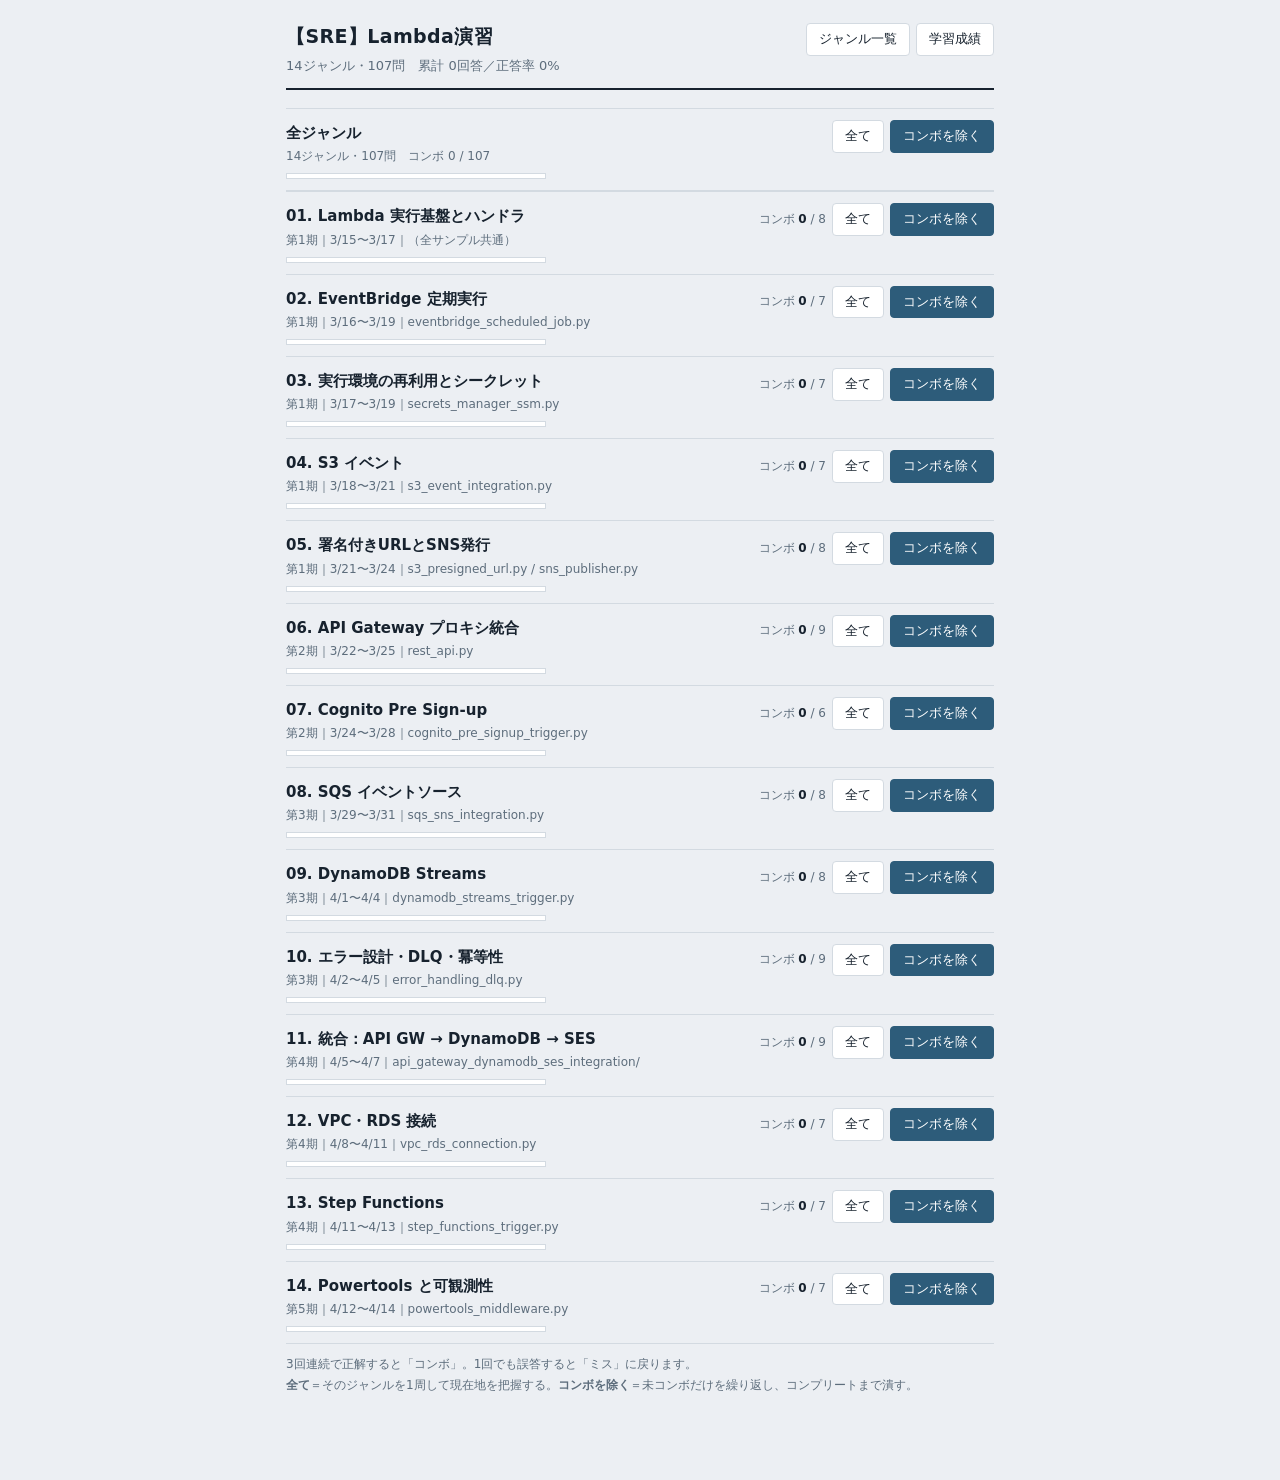
<file: python-30-lambda/【SRE】Lambda演習.html>
<!DOCTYPE html>
<html lang="ja">
<head>
<meta charset="utf-8">
<meta name="viewport" content="width=device-width, initial-scale=1">
<title>【SRE】Lambda演習</title>
<style>
:root{
  --bg:#eceff3; --surface:#ffffff; --surface2:#f6f8fa;
  --ink:#17222e; --muted:#5d6d7c; --line:#d3dae1;
  --act:#2d5c7a; --act-ink:#ffffff;
  --ok:#1b6b4c; --ok-bg:#e6f2ec;
  --ng:#9c3630; --ng-bg:#f7e9e8;
  --combo:#8a6a12; --combo-bg:#f5eed9;
  --radius:4px;
}
@media (prefers-color-scheme: dark){
  :root{
    --bg:#11171d; --surface:#19212a; --surface2:#1f2831;
    --ink:#e2e8ee; --muted:#93a3b1; --line:#2c3944;
    --act:#6fa8cc; --act-ink:#10171d;
    --ok:#6cc39b; --ok-bg:#16302a;
    --ng:#e08b85; --ng-bg:#331e1e;
    --combo:#d7b45a; --combo-bg:#332c16;
  }
}
*{box-sizing:border-box}
html,body{margin:0;padding:0}
body{
  background:var(--bg); color:var(--ink);
  font-family:"Hiragino Kaku Gothic ProN","Yu Gothic UI","Yu Gothic",Meiryo,system-ui,sans-serif;
  font-size:15px; line-height:1.75;
  -webkit-text-size-adjust:100%;
}
code,.mono{font-family:ui-monospace,"Cascadia Mono","Consolas","Yu Gothic",monospace;font-size:.92em}
code{background:var(--surface2); border:1px solid var(--line); border-radius:3px; padding:.05em .3em; word-break:break-all}
.wrap{max-width:740px; margin:0 auto; padding:20px 16px 72px}
h1{font-size:19px; margin:0; font-weight:700; letter-spacing:.02em}
h2{font-size:16px; margin:28px 0 10px; font-weight:700}
.sub{color:var(--muted); font-size:13px; margin-top:2px}
header.top{
  display:flex; align-items:baseline; justify-content:space-between;
  gap:12px; flex-wrap:wrap; border-bottom:2px solid var(--ink); padding-bottom:10px; margin-bottom:18px;
}
button{font:inherit; color:inherit; cursor:pointer}
.btn{
  background:var(--surface); border:1px solid var(--line); border-radius:var(--radius);
  padding:5px 12px; font-size:13px; line-height:1.6;
}
.btn:hover{border-color:var(--act); color:var(--act)}
.btn.primary{background:var(--act); color:var(--act-ink); border-color:var(--act)}
.btn.primary:hover{opacity:.88; color:var(--act-ink)}
.btn.danger:hover{border-color:var(--ng); color:var(--ng)}
:focus-visible{outline:2px solid var(--act); outline-offset:2px}

/* ── ジャンル一覧 ───────────────────── */
.glist{border-top:1px solid var(--line)}
.grow{border-bottom:1px solid var(--line); padding:11px 0; display:flex; gap:12px; align-items:flex-start; flex-wrap:wrap}
.gmain{flex:1 1 300px; min-width:0}
.gname{font-weight:600}
.gmeta{color:var(--muted); font-size:12px}
.gacts{display:flex; gap:6px; align-items:center; flex-wrap:wrap}
.bar{display:flex; height:6px; width:100%; max-width:260px; margin-top:6px; border:1px solid var(--line); background:var(--surface)}
.bar i{display:block; height:100%}
.bar .b-combo{background:var(--combo)}
.bar .b-hit{background:var(--act); opacity:.55}
.bar .b-jab{background:var(--act); opacity:.28}
.bar .b-miss{background:transparent}
.count{font-variant-numeric:tabular-nums; font-size:12px; color:var(--muted); white-space:nowrap}
.count b{color:var(--ink); font-weight:600}
.done .gname::after{content:"  コンプリート"; color:var(--combo); font-size:11px; font-weight:600}

/* ── 出題 ─────────────────────────── */
.card{background:var(--surface); border:1px solid var(--line); border-radius:var(--radius); padding:16px}
.qhead{display:flex; justify-content:space-between; gap:10px; align-items:center; font-size:12px; color:var(--muted); margin-bottom:10px; flex-wrap:wrap}
.qid{font-variant-numeric:tabular-nums}
.qtext{font-size:16px; font-weight:600; line-height:1.8; margin:0 0 14px}
.choices{display:flex; flex-direction:column; gap:8px}
.ch{
  display:flex; gap:10px; align-items:flex-start; text-align:left; width:100%;
  background:var(--surface2); border:1px solid var(--line); border-radius:var(--radius);
  padding:10px 12px; line-height:1.7;
}
.ch:hover:not(:disabled){border-color:var(--act)}
.ch:disabled{cursor:default}
.ch .k{
  flex:0 0 auto; width:20px; height:20px; margin-top:2px; border:1px solid var(--line);
  border-radius:3px; display:grid; place-items:center; font-size:11px; color:var(--muted);
  font-variant-numeric:tabular-nums; background:var(--surface);
}
.ch.pick-ok{background:var(--ok-bg); border-color:var(--ok)}
.ch.pick-ok .k{border-color:var(--ok); color:var(--ok)}
.ch.pick-ng{background:var(--ng-bg); border-color:var(--ng)}
.ch.pick-ng .k{border-color:var(--ng); color:var(--ng)}
.ch.reveal{border-color:var(--ok)}
.verdict{margin:16px 0 0; padding-top:14px; border-top:1px solid var(--line)}
.vtag{font-weight:700}
.vtag.ok{color:var(--ok)}
.vtag.ng{color:var(--ng)}
.exp{margin:6px 0 0; font-size:14px}
.ref{margin-top:8px; font-size:12px; color:var(--muted)}
.rankline{display:flex; align-items:center; gap:8px; margin-top:12px; font-size:12px; color:var(--muted); flex-wrap:wrap}
.pips{display:flex; gap:3px}
.pips i{width:11px; height:11px; border:1px solid var(--line); border-radius:2px; display:block}
.pips i.on{background:var(--act); border-color:var(--act)}
.pips i.full{background:var(--combo); border-color:var(--combo)}
.navrow{display:flex; justify-content:space-between; gap:10px; margin-top:16px; align-items:center; flex-wrap:wrap}
.hint{font-size:11px; color:var(--muted)}

/* ── 結果・成績 ───────────────────── */
.banner{border:1px solid var(--combo); background:var(--combo-bg); border-radius:var(--radius); padding:14px 16px; margin-bottom:16px}
.banner h2{margin:0 0 4px; font-size:16px}
table{border-collapse:collapse; width:100%; font-size:13px}
th,td{border-bottom:1px solid var(--line); padding:7px 6px; text-align:right; font-variant-numeric:tabular-nums}
th:first-child,td:first-child{text-align:left; font-variant-numeric:normal}
thead th{border-bottom:1.5px solid var(--ink); font-weight:600; color:var(--muted); font-size:12px}
tbody tr:hover{background:var(--surface2)}
tfoot td{font-weight:600; border-top:1.5px solid var(--ink); border-bottom:none}
.toolbar{display:flex; gap:8px; flex-wrap:wrap; margin:14px 0}
.note{font-size:12px; color:var(--muted); margin-top:10px}
.hide{display:none !important}
input[type=file]{display:none}
</style>
</head>
<body>
<div class="wrap">

<header class="top">
  <div>
    <h1>【SRE】Lambda演習</h1>
    <div class="sub" id="subhead"></div>
  </div>
  <div class="gacts">
    <button class="btn" id="navHome">ジャンル一覧</button>
    <button class="btn" id="navStats">学習成績</button>
  </div>
</header>

<!-- ホーム -->
<section id="home">
  <div class="grow" style="border-top:1px solid var(--line)">
    <div class="gmain">
      <div class="gname">全ジャンル</div>
      <div class="gmeta" id="allMeta"></div>
      <div class="bar" id="allBar"></div>
    </div>
    <div class="gacts">
      <button class="btn" data-scope="*" data-mode="all">全て</button>
      <button class="btn primary" data-scope="*" data-mode="noncombo">コンボを除く</button>
    </div>
  </div>
  <div class="glist" id="glist"></div>
  <p class="note">
    3回連続で正解すると「コンボ」。1回でも誤答すると「ミス」に戻ります。<br>
    <b>全て</b>＝そのジャンルを1周して現在地を把握する。<b>コンボを除く</b>＝未コンボだけを繰り返し、コンプリートまで潰す。
  </p>
</section>

<!-- 出題 -->
<section id="quiz" class="hide">
  <div class="card">
    <div class="qhead">
      <span class="qid" id="qid"></span>
      <span id="qprog"></span>
    </div>
    <p class="qtext" id="qtext"></p>
    <div class="choices" id="choices"></div>
    <div class="verdict hide" id="verdict">
      <div><span class="vtag" id="vtag"></span> <span id="vrank"></span></div>
      <p class="exp" id="vexp"></p>
      <div class="ref" id="vref"></div>
      <div class="rankline">
        <span>連続正解</span>
        <span class="pips" id="pips"></span>
        <span id="pipstext"></span>
      </div>
    </div>
    <div class="navrow">
      <button class="btn" id="quitBtn">中断して一覧へ</button>
      <div class="gacts">
        <span class="hint" id="kbdHint">1〜4 キーで選択</span>
        <button class="btn primary hide" id="nextBtn">次の問題</button>
      </div>
    </div>
  </div>
</section>

<!-- セッション結果 -->
<section id="result" class="hide">
  <div class="banner" id="resultBanner">
    <h2 id="rTitle"></h2>
    <div id="rBody"></div>
  </div>
  <div class="toolbar">
    <button class="btn primary" id="rAgain"></button>
    <button class="btn" id="rHome">ジャンル一覧へ</button>
    <button class="btn" id="rStats">学習成績を見る</button>
  </div>
</section>

<!-- 学習成績 -->
<section id="stats" class="hide">
  <h2>ジャンル別</h2>
  <table>
    <thead>
      <tr><th>ジャンル</th><th>問数</th><th>ミス</th><th>ジャブ</th><th>ヒット</th><th>コンボ</th><th>誤答</th><th>正答率</th></tr>
    </thead>
    <tbody id="statBody"></tbody>
    <tfoot id="statFoot"></tfoot>
  </table>

  <h2>直近のセッション</h2>
  <table>
    <thead><tr><th>日時</th><th>範囲</th><th>出題</th><th>正答</th><th>結果</th></tr></thead>
    <tbody id="sessBody"></tbody>
  </table>

  <h2>履歴の保管</h2>
  <div class="toolbar">
    <button class="btn primary" id="expBtn">JSONを書き出す</button>
    <button class="btn" id="impBtn">JSONを読み込む</button>
    <input type="file" id="impFile" accept="application/json,.json">
    <button class="btn danger" id="resetBtn">履歴をリセット</button>
  </div>
  <p class="note">
    履歴はこのブラウザのローカル領域にだけ保存されます。サイトデータの削除やプライベートウィンドウでは消えます。
    各期末（3/21・3/28・4/4・4/11・4/14）に書き出して保管してください。
  </p>
</section>

</div>

<script>
const GENRES = [
  { id: "01", name: "Lambda 実行基盤とハンドラ", phase: "第1期", day: "3/15〜3/17", file: "（全サンプル共通）" },
  { id: "02", name: "EventBridge 定期実行", phase: "第1期", day: "3/16〜3/19", file: "eventbridge_scheduled_job.py" },
  { id: "03", name: "実行環境の再利用とシークレット", phase: "第1期", day: "3/17〜3/19", file: "secrets_manager_ssm.py" },
  { id: "04", name: "S3 イベント", phase: "第1期", day: "3/18〜3/21", file: "s3_event_integration.py" },
  { id: "05", name: "署名付きURLとSNS発行", phase: "第1期", day: "3/21〜3/24", file: "s3_presigned_url.py / sns_publisher.py" },
  { id: "06", name: "API Gateway プロキシ統合", phase: "第2期", day: "3/22〜3/25", file: "rest_api.py" },
  { id: "07", name: "Cognito Pre Sign-up", phase: "第2期", day: "3/24〜3/28", file: "cognito_pre_signup_trigger.py" },
  { id: "08", name: "SQS イベントソース", phase: "第3期", day: "3/29〜3/31", file: "sqs_sns_integration.py" },
  { id: "09", name: "DynamoDB Streams", phase: "第3期", day: "4/1〜4/4", file: "dynamodb_streams_trigger.py" },
  { id: "10", name: "エラー設計・DLQ・冪等性", phase: "第3期", day: "4/2〜4/5", file: "error_handling_dlq.py" },
  { id: "11", name: "統合：API GW → DynamoDB → SES", phase: "第4期", day: "4/5〜4/7", file: "api_gateway_dynamodb_ses_integration/" },
  { id: "12", name: "VPC・RDS 接続", phase: "第4期", day: "4/8〜4/11", file: "vpc_rds_connection.py" },
  { id: "13", name: "Step Functions", phase: "第4期", day: "4/11〜4/13", file: "step_functions_trigger.py" },
  { id: "14", name: "Powertools と可観測性", phase: "第5期", day: "4/12〜4/14", file: "powertools_middleware.py" }
];

const QUESTIONS = [
  // ── 01 Lambda 実行基盤とハンドラ ──────────────────────────
  { id: "01-01", g: "01",
    q: "`lambda_handler(event, context)` の第2引数 `context` から取得できないものはどれか。",
    c: ["残りの実行可能時間（`get_remaining_time_in_millis()`）", "関数名とバージョン", "このリクエストの AWS リクエストID", "イベントを発生させたサービス名"],
    a: 3,
    e: "`context` は実行環境そのものの情報（関数名、リクエストID、残り時間、メモリ上限、ロググループ名など）を持ちます。どのサービスから呼ばれたかは `event` 側の構造で判断します。S3 なら `Records[].s3`、EventBridge なら `source` といった具合に、イベントソースごとに形が違うのがこの1ヶ月の主眼です。",
    r: "全サンプル共通" },
  { id: "01-02", g: "01",
    q: "Terraform で `aws_cloudwatch_log_group` を明示的に作る理由として正しいものはどれか。",
    c: ["明示的に作らないと Lambda のログが一切出力されないため", "Lambda が自動作成したロググループは保持期間が無期限になるため", "ロググループを先に作らないと関数のデプロイが失敗するため", "自動作成されたロググループは Logs Insights の対象外になるため"],
    a: 1,
    e: "ロググループは初回実行時に Lambda が自動作成しますが、そのとき保持期間は「無期限」になります。ログが溜まり続けて課金されるので、`retention_in_days` を付けた状態で先に作っておくのが定石です。",
    r: "3/15 基盤構築" },
  { id: "01-03", g: "01",
    q: "S3 や API Gateway からトリガを構成したのに Lambda が起動しない。最初に疑うべきものはどれか。",
    c: ["実行ロールに `AWSLambdaBasicExecutionRole` が付いていない", "`aws_lambda_permission`（リソースベースポリシー）を付けていない", "関数のタイムアウトが短すぎる", "予約済み同時実行数が 0 になっている"],
    a: 1,
    e: "他サービスが Lambda を呼ぶ許可は、関数側のリソースベースポリシーで与えます。Terraform では `aws_lambda_permission` です。実行ロール（Lambda が他サービスを呼ぶための権限）とは向きが逆で、ここを混同するのがこの月で一番多いつまずきです。",
    r: "3/16・3/19・3/23" },
  { id: "01-04", g: "01",
    q: "Lambda の実行ロールが制御する範囲として正しいものはどれか。",
    c: ["Lambda が DynamoDB や S3 など他のサービスを呼ぶときの権限", "誰がこの Lambda 関数を呼び出せるか", "関数が接続できる VPC とサブネットの範囲", "関数のログをどのロググループに書くかの指定"],
    a: 0,
    e: "実行ロールは「Lambda から外向き」の権限です。「誰が呼べるか」はリソースベースポリシー側。教材では `AWSLambdaBasicExecutionRole` だけから始め、`AccessDenied` を読みながら必要な権限を足していく進め方を取ります。",
    r: "3/15 基盤構築" },
  { id: "01-05", g: "01",
    q: "教材のサンプルが `boto3.client(\"s3\")` などをハンドラ関数の外（モジュールスコープ）に書いている理由はどれか。",
    c: ["ハンドラ内に書くと boto3 が import エラーになるため", "実行環境が再利用される間、クライアント生成が1回で済むため", "モジュールスコープに書かないと IAM 権限が解決されないため", "Lambda の仕様でハンドラ内に boto3 を書くことが禁止されているため"],
    a: 1,
    e: "Lambda は実行環境（コンテナ）を使い回します。モジュールスコープのコードはコールドスタート時にだけ走るので、クライアント生成や設定取得をここに置くと2回目以降の呼び出しが速くなります。`secrets_manager_ssm.py` のキャッシュも同じ仕組みを使っています。",
    r: "全サンプル共通" },
  { id: "01-06", g: "01",
    q: "`api_gateway_dynamodb_ses_integration` は handler.py / db.py / mailer.py の3ファイル構成になっている。handler.py の `import db` が成立する条件はどれか。",
    c: ["3ファイルが zip のルート直下に同じ階層で入っていること", "db.py を Lambda Layer として別に配置すること", "`PYTHONPATH` に `/var/task` を明示的に設定すること", "handler.py で `from . import db` と相対 import に書き換えること"],
    a: 0,
    e: "Lambda はデプロイパッケージを `/var/task` に展開し、そこが `sys.path` に入ります。3ファイルが同階層にあれば `import db` はそのまま通ります。Terraform では `archive_file` の `source_dir` にディレクトリを指定して固めます。",
    r: "api_gateway_dynamodb_ses_integration/handler.py" },
  { id: "01-07", g: "01",
    q: "Python ランタイムにあらかじめ同梱されているライブラリはどれか。",
    c: ["boto3", "pymysql", "aws_lambda_powertools", "requests"],
    a: 0,
    e: "同梱されているのは boto3（と botocore）だけです。`vpc_rds_connection.py` の `pymysql` や `powertools_middleware.py` の Powertools は、Lambda Layer を使うか、依存を含めた zip を自分で作る必要があります。`ModuleNotFoundError` の原因はほぼこれです。",
    r: "vpc_rds_connection.py / powertools_middleware.py" },
  { id: "01-08", g: "01",
    q: "ハンドラの戻り値について正しいものはどれか。",
    c: ["どの呼び出し方でも必ず呼び出し元に返る", "同期（RequestResponse）では呼び出し元に返るが、非同期（Event）では捨てられる", "非同期呼び出しでは DLQ に自動で格納される", "戻り値が dict 以外だと必ず実行エラーになる"],
    a: 1,
    e: "非同期呼び出しでは戻り値を受け取る相手がいないので捨てられます。結果を残したいなら Lambda Destinations（`OnSuccess` / `OnFailure`）を使います。`error_handling_dlq.py` が 400 を「返す」だけでは非同期経路では誰も見ない、という論点にそのままつながります。",
    r: "error_handling_dlq.py" },

  // ── 02 EventBridge 定期実行 ────────────────────────────────
  { id: "02-01", g: "02",
    q: "`eventbridge_scheduled_job.py` が読んでいる `event[\"time\"]` に入っているものはどれか。",
    c: ["関数がコールドスタートした時刻", "スケジュールされたイベントの発生時刻（ISO 8601 形式の文字列）", "前回実行からの経過秒数", "`datetime` 型の実行時刻オブジェクト"],
    a: 1,
    e: "EventBridge のイベントは `time` に ISO 8601 形式の文字列で発生時刻を持ちます。`datetime` ではなく文字列なので、日付計算をするならパースが必要です。コードは別途 `datetime.now(timezone.utc)` で当月1日を組み立てています。",
    r: "eventbridge_scheduled_job.py" },
  { id: "02-02", g: "02",
    q: "`cron(0 17 * * ? *)` は日本時間では何時の実行になるか。",
    c: ["毎日 17:00", "毎日 翌 2:00", "毎日 8:00", "毎日 12:00"],
    a: 1,
    e: "EventBridge の cron 式は UTC で解釈されます。UTC 17:00 は JST（+9時間）で翌日 2:00。コード中のコメントもそうなっています。JST のつもりで書くと9時間ずれるのが定番の事故です。",
    r: "eventbridge_scheduled_job.py" },
  { id: "02-03", g: "02",
    q: "cron 式と rate 式の使い分けとして正しいものはどれか。",
    c: ["rate 式は「5分ごと」のような間隔指定、cron 式は「毎日2時」のような時刻指定に使う", "rate 式は秒単位、cron 式は分単位でしか指定できない", "rate 式は UTC、cron 式はローカルタイムゾーンで解釈される", "rate 式は1日1回までしか指定できない"],
    a: 0,
    e: "`rate(5 minutes)` は「前回から5分後」という間隔の指定、`cron(0 17 * * ? *)` は「その時刻ちょうど」という指定です。どちらも UTC 基準です。曜日と日の両方を指定できないため、cron 式ではどちらかに `?` を置きます。",
    r: "eventbridge_scheduled_job.py" },
  { id: "02-04", g: "02",
    q: "EventBridge のイベントに共通して含まれるキーの組み合わせはどれか。",
    c: ["`Records` / `eventName` / `eventSource`", "`source` / `detail-type` / `time` / `resources`", "`httpMethod` / `path` / `headers`", "`request` / `response` / `userName`"],
    a: 1,
    e: "EventBridge は `source`（発生元）、`detail-type`（イベント種別）、`time`、`resources`、`detail` という共通の封筒を持ちます。`Records` 配列は S3 や SQS の形、`httpMethod` は API Gateway の形、`request`/`response` は Cognito の形です。",
    r: "eventbridge_scheduled_job.py" },
  { id: "02-05", g: "02",
    q: "`cleanup_old_records` が `while True` と `LastEvaluatedKey` でループしているのはなぜか。",
    c: ["DynamoDB の `scan` は1回の呼び出しで全件を返すとは限らないため", "`delete_item` が非同期で実行されるため完了を待つ必要があるため", "`FilterExpression` が1回の呼び出しでは適用されないため", "Lambda のタイムアウトを回避するために意図的に分割しているため"],
    a: 0,
    e: "`scan` は1回あたり最大1MBまでしか読まず、続きがあれば `LastEvaluatedKey` を返します。これを `ExclusiveStartKey` に渡して続きを読む、というのが DynamoDB のページングの型です。boto3 期間の paginator と同じ論点です。",
    r: "eventbridge_scheduled_job.py" },
  { id: "02-06", g: "02",
    q: "`ProjectionExpression: \"id\"` を指定したときの効果はどれか。",
    c: ["`id` 属性を持つ項目だけが返る", "返ってくる項目から `id` 属性だけを取り出す（転送量を減らす）", "`id` でソートされた順序で返る", "`id` をパーティションキーとして検索する"],
    a: 1,
    e: "`ProjectionExpression` は「取得する属性を絞る」指定です。項目を絞るのは `FilterExpression`、キーで引くのは `KeyConditionExpression` と、役割が3つに分かれています。ここでは削除に `id` しか要らないので他の属性を捨てています。",
    r: "eventbridge_scheduled_job.py" },
  { id: "02-07", g: "02",
    q: "`FilterExpression` を付けた `scan` の読み取り消費について正しいものはどれか。",
    c: ["条件に合致した項目のぶんだけ消費される", "条件の有無にかかわらず、読み取った項目すべてのぶんが消費される", "`ProjectionExpression` を併用すると消費がゼロになる", "`scan` では読み取り消費が発生しない"],
    a: 1,
    e: "`FilterExpression` は読み取ったあとに絞り込むので、消費は絞られません。1000件読んで1件しか返らなくても1000件ぶん払います。定期クリーンアップの設計では、GSI やキー設計で `query` に寄せられないかを先に考えます。",
    r: "eventbridge_scheduled_job.py" },

  // ── 03 実行環境の再利用とシークレット ──────────────────────
  { id: "03-01", g: "03",
    q: "`_secrets_cache` をモジュールスコープに置いていることで得られる効果はどれか。",
    c: ["同じ実行環境が再利用される間、Secrets Manager の API 呼び出しを省ける", "複数の Lambda 関数の間でキャッシュが共有される", "シークレットが暗号化された状態でメモリに保持される", "同時実行されたすべての呼び出しが同じキャッシュを参照する"],
    a: 0,
    e: "キャッシュが効くのは「同じ実行環境の中だけ」です。別の実行環境（コールドスタート・同時実行で増えた環境）はそれぞれ空のキャッシュを持ちます。関数をまたいだ共有もありません。",
    r: "secrets_manager_ssm.py" },
  { id: "03-02", g: "03",
    q: "`get_secret_value` の戻り値から値を取り出す正しい経路はどれか。",
    c: ["`result[\"Secret\"]` を dict としてそのまま使う", "`result[\"SecretString\"]` を `json.loads` する", "`result[\"Parameter\"][\"Value\"]` を参照する", "`result[\"Body\"].read()` でバイト列を読む"],
    a: 1,
    e: "`SecretString` は文字列です。DB 認証情報のように JSON を入れている場合は `json.loads` が必要になります。`result[\"Parameter\"][\"Value\"]` は SSM Parameter Store 側の形で、2つを取り違えやすいところです。",
    r: "secrets_manager_ssm.py" },
  { id: "03-03", g: "03",
    q: "`ssm_client.get_parameter` の戻り値から値を取り出す正しい経路はどれか。",
    c: ["`result[\"Value\"]`", "`result[\"Parameter\"][\"Value\"]`", "`result[\"Parameters\"][0]`", "`result[\"SecretString\"]`"],
    a: 1,
    e: "単数形の `get_parameter` は `Parameter` というキーの中に `Value` / `Type` / `Version` を入れて返します。複数取得の `get_parameters` は `Parameters` 配列になり、形が変わります。",
    r: "secrets_manager_ssm.py" },
  { id: "03-04", g: "03",
    q: "`WithDecryption=True` が意味を持つのはどのパラメータ型で、何の権限が追加で要るか。",
    c: ["String 型／追加の権限は不要", "SecureString 型／KMS の `kms:Decrypt` 権限", "StringList 型／SSM の `ssm:GetParameters` 権限", "どの型でも必要／IAM の `iam:PassRole` 権限"],
    a: 1,
    e: "SecureString は KMS で暗号化されているので、復号のために `kms:Decrypt` が要ります。実行ロールに SSM の権限だけ付けて `AccessDenied` になるのが典型です。boto3 期間（2/21）で触れたのと同じ論点です。",
    r: "secrets_manager_ssm.py" },
  { id: "03-05", g: "03",
    q: "グローバルキャッシュに置くべきでない情報として、最も注意が要るものはどれか。",
    c: ["環境ごとに固定の API エンドポイント", "定期的にローテーションされる DB のパスワード", "リージョン名", "ログレベルの設定値"],
    a: 1,
    e: "実行環境は数十分〜数時間生き続けることがあります。ローテーションされる値をコールドスタート時に1回取って持ち続けると、更新後も古い値を使って認証エラーになります。TTL を付けるか、認証失敗時にキャッシュを捨てて取り直す作りが要ります。",
    r: "secrets_manager_ssm.py" },
  { id: "03-06", g: "03",
    q: "グローバル変数にリクエスト固有の値（そのリクエストのユーザーIDなど）を入れてはいけない理由はどれか。",
    c: ["Lambda がグローバル変数への書き込みを禁止しているため", "実行環境が再利用されるため、次のリクエストに前の値が残るため", "グローバル変数はコールドスタートのたびに初期化されないため", "メモリ使用量が同時実行数ぶん増えるため"],
    a: 1,
    e: "同じ実行環境が次のリクエストにも使われます。リクエスト固有の値をモジュールスコープに書くと、次の人のリクエストで前の値が見えてしまいます。キャッシュしてよいのは「リクエストをまたいで同じもの」だけ、という線引きです。",
    r: "secrets_manager_ssm.py" },
  { id: "03-07", g: "03",
    q: "`get_secret` が `ClientError` をログに出したあと `raise` し直しているのはなぜか。",
    c: ["ログ出力だけでは CloudWatch に記録されないため", "呼び出し元と Lambda に「この実行は失敗した」と伝えるため", "`ClientError` は `raise` しないと boto3 が再試行しないため", "`raise` しないとキャッシュが更新されないため"],
    a: 1,
    e: "ログに書いて握りつぶすと、Lambda の実行は成功扱いになります。非同期呼び出しならリトライされず、メトリクス上もエラーとして見えません。ログに残したうえで再送出する、というのが基本の型です。",
    r: "secrets_manager_ssm.py" },

  // ── 04 S3 イベント ────────────────────────────────────────
  { id: "04-01", g: "04",
    q: "`urllib.parse.unquote_plus` でキーをデコードしている理由はどれか。",
    c: ["キーが Base64 でエンコードされて届くため", "キーが URL エンコードされて届き、スペースが `+` に置き換わっているため", "キーが UTF-8 以外の文字コードで届くため", "キーの先頭にバケット名が付いて届くため"],
    a: 1,
    e: "S3 イベントのオブジェクトキーは URL エンコードされ、スペースは `+` になります。`unquote` ではなく `unquote_plus` を使うのはこのためです。日本語ファイル名やスペース入りのファイルで実際に確認するのが 3/19 の作業です。",
    r: "s3_event_integration.py" },
  { id: "04-02", g: "04",
    q: "S3 イベントのレコードからバケット名とキーを取り出す正しい経路はどれか。",
    c: ["`record[\"bucket\"]` と `record[\"key\"]`", "`record[\"s3\"][\"bucket\"][\"name\"]` と `record[\"s3\"][\"object\"][\"key\"]`", "`record[\"detail\"][\"bucket\"]` と `record[\"detail\"][\"object\"]`", "`record[\"source\"]` と `record[\"resources\"][0]`"],
    a: 1,
    e: "S3 イベントは `Records[].s3.bucket.name` / `Records[].s3.object.key` という深い入れ子になっています。EventBridge 経由で S3 イベントを受けると `detail` 配下の別の形になるので、経路によって構造が変わる点も押さえておきます。",
    r: "s3_event_integration.py" },
  { id: "04-03", g: "04",
    q: "S3 イベントの `Records` が配列になっているのはなぜか。",
    c: ["1回の呼び出しに複数のイベントがまとめて届きうるため", "必ず10件単位でバッチ化されるため", "同じオブジェクトの複数バージョンを同時に渡すため", "リトライ時に過去のイベントも一緒に再送されるため"],
    a: 0,
    e: "複数件まとめて届くことがあるので、コードは必ずループで処理します。1件目だけ見て `return` する実装は、まとめて届いた日に静かに取りこぼします。SQS・DynamoDB Streams も同じ `Records` の形です。",
    r: "s3_event_integration.py" },
  { id: "04-04", g: "04",
    q: "S3 トリガの Lambda が処理結果を同じバケットの同じプレフィックスに書き込むとどうなるか。",
    c: ["書き込みは通知の対象外なので問題ない", "書き込みが新しいイベントを発生させ、無限ループになる", "S3 側が自動的に重複を検知して止める", "Lambda の再帰実行は仕様上できないため何も起きない"],
    a: 1,
    e: "出力もまた `ObjectCreated` を発生させ、自分自身を呼び続けます。入力と出力でプレフィックスを分ける（`input/` と `output/`）か、通知のフィルタでプレフィックスを限定します。課金が一気に伸びる事故なので、構成時に必ず確認します。",
    r: "s3_event_integration.py" },
  { id: "04-05", g: "04",
    q: "`dispatch` に `reports/月次レポート.CSV` というキーが渡されたとき、呼ばれる関数はどれか。",
    c: ["`process_image`", "`process_csv`", "`process_default`", "拡張子の大文字小文字が混在しているため例外になる"],
    a: 1,
    e: "`key.rsplit(\".\", 1)[-1].lower()` で `csv` になるので `process_csv` が呼ばれます。拡張子がまったくないキーのときは `ext` が空文字になり `process_default` に落ちます。",
    r: "s3_event_integration.py" },
  { id: "04-06", g: "04",
    q: "S3 イベント通知の配信保証について正しいものはどれか。",
    c: ["ちょうど1回だけ配信される", "少なくとも1回配信される（同じイベントが重複しうる）", "最大1回の配信で、失われることはあっても重複はしない", "順序が保証され、重複も発生しない"],
    a: 1,
    e: "少なくとも1回の配信なので、まれに同じイベントが2回届きます。処理が冪等でないと二重登録や二重送信が起きます。この期間で何度も出てくる冪等性の話は、ここから始まっています。",
    r: "s3_event_integration.py" },
  { id: "04-07", g: "04",
    q: "S3 から Lambda を直接トリガするために Terraform で必要なリソースの組み合わせはどれか。",
    c: ["`aws_s3_bucket_notification` と `aws_lambda_permission`", "`aws_s3_bucket_notification` のみ", "`aws_lambda_event_source_mapping` のみ", "`aws_cloudwatch_event_rule` と `aws_lambda_permission`"],
    a: 0,
    e: "通知の設定（S3側）と、S3 からの呼び出しを許可するリソースベースポリシー（Lambda側）の両方が要ります。`aws_lambda_event_source_mapping` は SQS や DynamoDB Streams のように Lambda 側がポーリングする方式で使うもので、S3 では使いません。",
    r: "s3_event_integration.py" },

  // ── 05 署名付きURLとSNS発行 ───────────────────────────────
  { id: "05-01", g: "05",
    q: "署名付き URL でアクセスできる範囲を決めているのはどれか。",
    c: ["URL を受け取ったクライアントの IAM 権限", "URL を生成した主体（ここでは Lambda の実行ロール）の権限", "バケットのパブリックアクセスブロック設定のみ", "URL に含まれる `ExpiresIn` の値のみ"],
    a: 1,
    e: "署名付き URL は「発行者の権限を借りたリンク」です。URL を知っている人は誰でも、発行者の権限でその操作ができます。だから URL の配り方と有効期限が設計の中心になります。",
    r: "s3_presigned_url.py" },
  { id: "05-02", g: "05",
    q: "`ClientMethod=\"put_object\"` で生成した URL は、クライアントがどう使うものか。",
    c: ["GET でファイルを取得する", "PUT でファイルをアップロードする", "POST でフォーム送信する", "DELETE でオブジェクトを削除する"],
    a: 1,
    e: "`put_object` 用の URL には PUT でアップロードします。`generate_download_url` 側は `get_object` なので GET です。ClientMethod がそのまま HTTP メソッドに対応する、と覚えておくと迷いません。",
    r: "s3_presigned_url.py" },
  { id: "05-03", g: "05",
    q: "`Config(signature_version=\"s3v4\")` を明示している理由はどれか。",
    c: ["署名付き URL を SigV4 で生成させるため", "URL の有効期限を7日以上に延ばすため", "マルチパートアップロードを有効にするため", "バケットの暗号化方式を指定するため"],
    a: 0,
    e: "リージョンや設定によって署名バージョンが変わると、生成した URL が想定どおりに動かないことがあります。SigV4 を明示しておくのが確実です。なお SigV4 の署名付き URL の最大有効期限は7日間です。",
    r: "s3_presigned_url.py" },
  { id: "05-04", g: "05",
    q: "`ExpiresIn` を過ぎた署名付き URL にアクセスするとどうなるか。",
    c: ["404 Not Found が返る", "403（AccessDenied）が返る", "URL が自動で再発行される", "301 でバケットのルートにリダイレクトされる"],
    a: 1,
    e: "期限切れは「権限がない」として扱われるので AccessDenied です。オブジェクトが存在しないわけではないので 404 にはなりません。この違いは障害調査のときに効いてきます。",
    r: "s3_presigned_url.py" },
  { id: "05-05", g: "05",
    q: "アップロード用 URL の `Params` に `ContentType` を含めると、何が起きるか。",
    c: ["アップロードされたファイルが自動的にその形式に変換される", "クライアントが同じ Content-Type を送らないと署名が合わず拒否される", "その Content-Type のファイルだけがバケットに保存される", "Content-Type はメタデータとして記録されるだけで制約にはならない"],
    a: 1,
    e: "`Params` に入れた値は署名の対象になります。クライアントが違う Content-Type で PUT すると署名不一致で弾かれるので、結果としてファイル種別を制限できます。サイズ制限をかけたい場合は、この方式ではなく POST のフォームポリシーが要ります。",
    r: "s3_presigned_url.py" },
  { id: "05-06", g: "05",
    q: "`publish_standard` が `MessageAttributes` に `event_type` を入れているのは何のためか。",
    c: ["サブスクリプションのフィルターポリシーで配信先を絞るため", "メッセージ本文の文字コードを指定するため", "重複排除の判定に使うため", "配信順序を保証するため"],
    a: 0,
    e: "メッセージ属性は本文とは別に付く「封筒のラベル」です。サブスクリプション側にフィルターポリシーを書くと、属性が一致するメッセージだけが配信されます。本文の中身では絞れないので、絞りたい値は属性に出します。",
    r: "sns_publisher.py" },
  { id: "05-07", g: "05",
    q: "FIFO トピックへの `publish` で必須になるパラメータの組み合わせはどれか。",
    c: ["`Subject` と `MessageAttributes`", "`MessageGroupId` と `MessageDeduplicationId`", "`MessageStructure` と `Subject`", "`TopicArn` のみで追加パラメータは不要"],
    a: 1,
    e: "FIFO では順序を保証する単位（`MessageGroupId`）と、重複排除の識別子（`MessageDeduplicationId`）が必須です。`publish_standard` 側にはどちらも付いていません。標準とFIFOで必要な引数が変わる点がコードから読み取れます。",
    r: "sns_publisher.py" },
  { id: "05-08", g: "05",
    q: "同じ `MessageDeduplicationId` で2回 `publish` したときの挙動はどれか。",
    c: ["2回とも配信される", "5分間の重複排除ウィンドウ内では1回しか配信されない", "2回目はエラーになる", "2回目は DLQ に送られる"],
    a: 1,
    e: "FIFO の重複排除ウィンドウは5分です。この間に同じ ID で送ると、受け付けはされますが配信は1回だけです。リトライで同じ ID を送り直せば二重配信を防げる、というのが使いどころです。",
    r: "sns_publisher.py" },

  // ── 06 API Gateway プロキシ統合 ───────────────────────────
  { id: "06-01", g: "06",
    q: "プロキシ統合で届く `event[\"body\"]` の型はどれか。",
    c: ["dict（パース済み）", "文字列（必要なら自分で `json.loads` する）", "bytes", "リクエストが JSON なら dict、それ以外は文字列"],
    a: 1,
    e: "プロキシ統合の body は常に文字列です。`handle_post` が `json.loads(event.get(\"body\") or \"{}\")` としているのはこのためで、パース失敗を 400 で返す分岐まで含めて1セットです。",
    r: "rest_api.py" },
  { id: "06-02", g: "06",
    q: "`(event.get(\"pathParameters\") or {}).get(\"id\")` と書いている理由はどれか。",
    c: ["`pathParameters` が `None` で届く場合があるため", "`pathParameters` が list で届く場合があるため", "キー名が大文字小文字で揺れるため", "`get` を二重に呼ばないと型変換されないため"],
    a: 0,
    e: "パスパラメータを持たないルート（一覧取得など）では `pathParameters` は `None` になります。`event.get(\"pathParameters\", {})` だとキーは存在するので `{}` は返らず、`None.get` で落ちます。`or {}` が必要なのはそのためです。",
    r: "rest_api.py" },
  { id: "06-03", g: "06",
    q: "プロキシ統合のレスポンスとして必須の要素はどれか。",
    c: ["`statusCode` のみ", "`statusCode` と `body`", "`statusCode` / `headers` / `body`", "`statusCode` / `headers` / `body` / `isBase64Encoded`"],
    a: 2,
    e: "`response()` ヘルパーが返している3点セットです（`isBase64Encoded` はバイナリを返すときだけ必要な任意項目）。この形から外れた戻り値は API Gateway 側で扱えず、クライアントには内部詳細の出ないエラーが返ります。",
    r: "rest_api.py" },
  { id: "06-04", g: "06",
    q: "`json.dumps(body, ensure_ascii=False)` の `ensure_ascii=False` は何のためか。",
    c: ["日本語を `\\uXXXX` にエスケープせず、そのまま出力するため", "レスポンスの Content-Type を自動で設定するため", "body を dict のまま返せるようにするため", "文字数を減らして API Gateway の上限を回避するため"],
    a: 0,
    e: "既定では非 ASCII をすべてエスケープするので、日本語のメッセージが `\\u767b\\u9332...` になります。読めはしますが、ログでもレスポンスでも確認しづらいので、日本語を扱うなら明示するのが実務的です。",
    r: "rest_api.py" },
  { id: "06-05", g: "06",
    q: "`method == \"OPTIONS\"` を 200 で返している理由はどれか。",
    c: ["ブラウザが送る CORS プリフライトリクエストに応答するため", "API Gateway のヘルスチェックに応答するため", "メソッド一覧をクライアントに通知するため", "キャッシュを無効化するため"],
    a: 0,
    e: "別オリジンから PUT や DELETE、あるいはカスタムヘッダー付きのリクエストを送るとき、ブラウザは先に OPTIONS でプリフライトを投げます。ここで許可ヘッダーを返さないと、本体のリクエストがブラウザ側で止まります。",
    r: "rest_api.py" },
  { id: "06-06", g: "06",
    q: "`rest_api.py` は `event.get(\"httpMethod\")` でメソッドを判定している。この書き方が前提としているものはどれか。",
    c: ["REST API（ペイロード形式 1.0）であること", "HTTP API（ペイロード形式 2.0）であること", "どちらでも同じキーなので前提はない", "プロキシ統合を使っていないこと"],
    a: 0,
    e: "形式 1.0 は `httpMethod` をトップレベルに持ちますが、形式 2.0 では `requestContext.http.method` に移り、`version` キーが増えます。HTTP API に載せ替えると、このコードは全メソッドが 405 に落ちます。",
    r: "rest_api.py" },
  { id: "06-07", g: "06",
    q: "`validate_item` の戻り値の設計として正しいものはどれか。",
    c: ["bool を返し、`False` のとき 400 を返す", "エラーメッセージの文字列を返し、問題なければ `None` を返す", "例外を投げ、呼び出し元が捕まえる", "検証結果の dict を返す"],
    a: 1,
    e: "`str | None` を返す形で、呼び出し側は `if error:` で分岐して 400 に載せています。bool を返す設計と違い、何が悪かったかをそのままクライアントに返せるのが利点です。",
    r: "rest_api.py" },
  { id: "06-08", g: "06",
    q: "API Gateway の統合タイムアウト上限（29秒）を踏まえたとき、正しいものはどれか。",
    c: ["Lambda のタイムアウトを15分にすれば、API Gateway も15分待つ", "Lambda のタイムアウトを29秒より長くしても、API Gateway は29秒で打ち切る", "API Gateway 側の設定を変えれば最大15分まで延ばせる", "タイムアウトは Lambda 側の設定だけで決まる"],
    a: 1,
    e: "API Gateway が先に諦めるので、それより長いタイムアウトを Lambda に設定しても意味がありません。長時間処理を API から始めたいなら、非同期に投げて受付だけ返す（202）か、Step Functions に載せます。",
    r: "rest_api.py" },
  { id: "06-09", g: "06",
    q: "`lambda_handler` がどの分岐にも当たらなかったときに返すステータスコードはどれか。",
    c: ["400", "404", "405", "500"],
    a: 2,
    e: "405 Method Not Allowed を返しています。パスは合っているがメソッドが許可されていない、という意味です。パス自体が存在しない場合は Lambda まで届かず API Gateway が処理します。",
    r: "rest_api.py" },

  // ── 07 Cognito Pre Sign-up ────────────────────────────────
  { id: "07-01", g: "07",
    q: "Cognito Pre Sign-up トリガのハンドラが返すべきものはどれか。",
    c: ["`{\"statusCode\": 200, \"body\": ...}` の形", "受け取った `event` を書き換えて、そのまま返す", "`{\"allow\": true}` という判定結果の dict", "何も返さない（`None`）"],
    a: 1,
    e: "このトリガだけは「event を加工して返す」型です。Cognito は返された event の `response` セクションを見て動きを決めます。他のイベントソースと根本的に違うので、3/24 はここを押さえる日にしてあります。",
    r: "cognito_pre_signup_trigger.py" },
  { id: "07-02", g: "07",
    q: "バリデーションに失敗して `raise Exception(error)` したとき、Cognito 側はどうなるか。",
    c: ["サインアップが拒否される", "サインアップは成立し、あとで確認メールが届かなくなる", "Cognito が自動的に3回リトライする", "ユーザーは作成され、無効化された状態になる"],
    a: 0,
    e: "Pre Sign-up トリガで例外を投げると、その時点でサインアップが失敗します。逆に言えば、ここを通ってしまえばユーザーは作られます。検証をここに集約するか、クライアント側と二重に持つかは設計判断になります。",
    r: "cognito_pre_signup_trigger.py" },
  { id: "07-03", g: "07",
    q: "`event[\"response\"][\"autoConfirmUser\"] = True` にしたときの効果はどれか。",
    c: ["確認コードの入力を省いて、ユーザーを確認済みとして作成する", "メールアドレスを検証済みとして扱う", "パスワードポリシーの検証を省略する", "管理者の承認待ち状態にする"],
    a: 0,
    e: "確認ステップを飛ばしてユーザーを有効にします。メールアドレスを検証済みにするのは `autoVerifyEmail` の方で、役割が分かれています。どちらも開発環境向けの近道で、本番でむやみに `True` にするものではありません。",
    r: "cognito_pre_signup_trigger.py" },
  { id: "07-04", g: "07",
    q: "`autoVerifyEmail` を `True` にしたときの効果はどれか。",
    c: ["確認コードの入力を省いてユーザーを有効にする", "メールアドレス属性を検証済みとしてマークする", "メールアドレスの形式チェックを自動で行う", "サインアップ完了メールを自動送信する"],
    a: 1,
    e: "`email_verified` 属性を検証済みにします。パスワードリセットなど、検証済みメールを前提にする機能がそのまま使えるようになります。`autoConfirmUser` とセットで扱われがちですが、意味は別です。",
    r: "cognito_pre_signup_trigger.py" },
  { id: "07-05", g: "07",
    q: "このハンドラが `email` と `username` をそれぞれどこから取っているか、正しい組み合わせはどれか。",
    c: ["どちらも `event[\"request\"][\"userAttributes\"]`", "email は `event[\"request\"][\"userAttributes\"]`、username は `event[\"userName\"]`", "どちらも `event[\"userName\"]` の中", "email は `event[\"response\"]`、username は `event[\"request\"]`"],
    a: 1,
    e: "ユーザー属性は `request.userAttributes` の下ですが、ユーザー名だけは event のトップレベルにある `userName` です。同じイベントの中で階層が分かれているので、素直に書いたつもりが `KeyError` になりやすいところです。",
    r: "cognito_pre_signup_trigger.py" },
  { id: "07-06", g: "07",
    q: "メールドメインが不正なユーザーがサインアップしたとき、3つの検証関数はいくつ実行されるか。",
    c: ["1つ（最初のエラーで打ち切られる）", "2つ", "3つすべて（リストを組み立てる時点で全部評価される）", "実行順序が不定なので決まらない"],
    a: 2,
    e: "`for error in [validate_email_domain(...), validate_username(...), validate_password_strength(...)]:` はリストを先に作ってからループします。つまり3つとも実行され、そのあと最初の非 `None` で `raise` します。短絡評価にしたいなら書き方を変える必要があります。",
    r: "cognito_pre_signup_trigger.py" },

  // ── 08 SQS イベントソース ─────────────────────────────────
  { id: "08-01", g: "08",
    q: "SNS → SQS → Lambda という構成のとき、`record[\"body\"]` に入っているものはどれか。",
    c: ["発行したメッセージ本文がそのまま入っている", "SNS の封筒（`Type` や `Message` を含む JSON）の文字列が入っている", "Base64 エンコードされたメッセージが入っている", "SNS のメッセージ属性だけが入っている"],
    a: 1,
    e: "SQS の body の中に SNS の JSON が入れ子になります。さらに `Message` フィールドも文字列なので、本文にたどり着くには `json.loads` が2回必要です。`parse_body` はこれを吸収しています。",
    r: "sqs_sns_integration.py" },
  { id: "08-02", g: "08",
    q: "`parse_body` が「SNS 経由である」と判定している条件はどれか。",
    c: ["`record` に `Sns` キーがあること", "パース結果に `Message` と `Type` の両方が含まれること", "`eventSource` が `aws:sns` であること", "`body` が `{` で始まること"],
    a: 1,
    e: "SNS の封筒には `Type`（Notification など）と `Message` が必ず入ります。この2つを目印にして、直接 SQS に送られたメッセージと区別しています。両方を見るのは、たまたま `Message` というキーを持つ普通のメッセージと取り違えないためです。",
    r: "sqs_sns_integration.py" },
  { id: "08-03", g: "08",
    q: "SQS をイベントソースにした Lambda で、正常に処理できたメッセージの削除は誰が行うか。",
    c: ["ハンドラ内で `delete_message` を呼ぶ必要がある", "Lambda サービスが自動で削除する", "SQS のメッセージ保持期間が過ぎると消える", "`batchItemFailures` に含めなかったメッセージだけ手動で削除する"],
    a: 1,
    e: "イベントソースマッピングを使う場合、成功したメッセージは Lambda が削除します。自分で `delete_message` を呼ぶのは、boto3 から直接ポーリングする書き方（DLQ 再処理スクリプトなど）のときです。2月のやり方をそのまま持ち込むと二重管理になります。",
    r: "sqs_sns_integration.py" },
  { id: "08-04", g: "08",
    q: "SQS と Lambda の間の動き方として正しいものはどれか。",
    c: ["SQS がメッセージを Lambda に push する", "Lambda サービスが SQS をポーリングして取得する", "SNS が仲介してメッセージを転送する", "EventBridge が定期的に SQS を確認する"],
    a: 1,
    e: "イベントソースマッピングは Lambda 側のポーラーです。SQS は push しません。この向きが分かっていると、同時実行数の上限に当たったときの挙動や、キューが詰まる理由が理解しやすくなります。",
    r: "sqs_sns_integration.py" },
  { id: "08-05", g: "08",
    q: "部分的失敗を報告するとき、ハンドラが返すべき構造はどれか。",
    c: ["`{\"batchItemFailures\": [{\"itemIdentifier\": messageId}]}`", "`{\"failures\": [messageId]}`", "`{\"statusCode\": 500, \"failed\": [messageId]}`", "`{\"batchItemFailures\": [messageId]}`"],
    a: 0,
    e: "キー名は `batchItemFailures`、要素は `itemIdentifier` を持つ dict です。要素を文字列のまま並べても認識されません。キー名が1文字違うだけで黙って無視され、全件再試行になるので、ここは正確に覚えます。",
    r: "sqs_sns_integration.py" },
  { id: "08-06", g: "08",
    q: "ハンドラ側で `batchItemFailures` を返しているのに部分的失敗が機能しない。原因として最も確からしいものはどれか。",
    c: ["イベントソースマッピングに `function_response_types = [\"ReportBatchItemFailures\"]` を設定していない", "キューが FIFO ではなく標準キューになっている", "バッチサイズが 10 より大きい", "関数の同時実行数が予約されていない"],
    a: 0,
    e: "戻り値のキー名と、イベントソースマッピング側の設定の両方が揃って初めて機能します。片方だけだと戻り値は無視され、バッチ全体が再試行されます。3/31 の実験はここを実測する日です。",
    r: "sqs_sns_integration.py" },
  { id: "08-07", g: "08",
    q: "`maxReceiveCount` を超えたメッセージはどうなるか。",
    c: ["キューから削除される", "リドライブポリシーで指定した DLQ に移動する", "無期限に再試行され続ける", "Lambda の関数設定の DLQ に送られる"],
    a: 1,
    e: "SQS のリドライブポリシーで指定した DLQ に移ります。これは SQS の機能で、Lambda の関数設定にある `dead_letter_config`（非同期呼び出し用）とは別物です。似た名前で別の仕組みが2つある点が混乱のもとです。",
    r: "sqs_sns_integration.py" },
  { id: "08-08", g: "08",
    q: "キューの可視性タイムアウトが関数のタイムアウトより短い場合、何が起きるか。",
    c: ["メッセージが処理中に再び可視化され、別の実行が同じメッセージを受け取る", "関数が起動できずスロットリングされる", "メッセージが即座に DLQ へ移動する", "可視性タイムアウトが自動で延長される"],
    a: 0,
    e: "処理が終わる前にメッセージが戻ってきて、二重処理になります。可視性タイムアウトは関数タイムアウトより十分長く（目安として6倍）取ります。ここでも最終的な守りは冪等性です。",
    r: "sqs_sns_integration.py" },

  // ── 09 DynamoDB Streams ───────────────────────────────────
  { id: "09-01", g: "09",
    q: "`TypeDeserializer` が必要な理由はどれか。",
    c: ["Streams のレコードが Base64 で届くため", "Streams のレコードが DynamoDB の型付き JSON（`{\"S\": \"abc\"}`）で届くため", "レコードが文字列として届くため `json.loads` の代わりに使う", "数値の精度を保つために Decimal へ変換する必要があるため"],
    a: 1,
    e: "Streams は `{\"S\": \"abc\"}` `{\"N\": \"1\"}` という型付きの形で届きます。`TypeDeserializer().deserialize()` で普通の Python の値に直します。`resource` API（`Table`）が自動でやってくれる変換を、Streams では自分で書く必要がある、という対比になります。",
    r: "dynamodb_streams_trigger.py" },
  { id: "09-02", g: "09",
    q: "`record[\"eventName\"]` に入る値の組み合わせはどれか。",
    c: ["`CREATE` / `UPDATE` / `DELETE`", "`INSERT` / `MODIFY` / `REMOVE`", "`PUT` / `POST` / `DELETE`", "`ObjectCreated` / `ObjectRemoved`"],
    a: 1,
    e: "DynamoDB Streams は `INSERT` / `MODIFY` / `REMOVE` の3つです。API 名（`put_item` / `update_item` / `delete_item`）とも HTTP メソッドとも違う語彙なので、素直に覚えるところです。",
    r: "dynamodb_streams_trigger.py" },
  { id: "09-03", g: "09",
    q: "`stream_view_type = \"NEW_AND_OLD_IMAGES\"` を指定する意味はどれか。",
    c: ["変更前と変更後の両方の項目がレコードに含まれる", "新しい項目だけが含まれ、古い項目は別ストリームに流れる", "キー属性だけが含まれる", "ストリームの保持期間が48時間に延びる"],
    a: 0,
    e: "`on_modify` が変更差分を計算できるのは、`OldImage` と `NewImage` の両方が届くからです。`KEYS_ONLY` を選ぶとキーしか来ないので、差分検知や監査ログの用途では使えません。",
    r: "dynamodb_streams_trigger.py" },
  { id: "09-04", g: "09",
    q: "`eventName` が `INSERT` のレコードで、`OldImage` はどうなっているか。",
    c: ["変更前の空の項目が入っている", "存在しない（`dynamodb.get(\"OldImage\", {})` が空 dict を返す）", "`NewImage` と同じ内容が入っている", "`None` が入っている"],
    a: 1,
    e: "新規作成なので変更前がありません。コードが `dynamodb.get(\"OldImage\", {})` と既定値を置いているのはこのためです。逆に `REMOVE` では `NewImage` がありません。",
    r: "dynamodb_streams_trigger.py" },
  { id: "09-05", g: "09",
    q: "DynamoDB Streams の順序保証の単位はどれか。",
    c: ["テーブル全体で厳密に順序が保証される", "シャード単位（同じパーティションキーの変更は同じシャードに入る）で保証される", "リージョン単位で保証される", "順序保証はなく、常にランダムに届く"],
    a: 1,
    e: "同じ項目に対する変更は順番どおりに届きますが、別のパーティションキー同士の前後関係は保証されません。「この項目の更新順」を前提にできて、「テーブル全体の更新順」は前提にできない、という線引きです。",
    r: "dynamodb_streams_trigger.py" },
  { id: "09-06", g: "09",
    q: "あるバッチの処理が失敗し続けたとき、既定の設定では何が起きるか。",
    c: ["そのバッチだけ捨てられ、次のレコードに進む", "そのシャードの処理が止まり、後続のレコードも進まなくなる", "テーブル全体の書き込みがブロックされる", "自動的に DLQ に送られて処理が続く"],
    a: 1,
    e: "順序を守るため、失敗したバッチを飛ばさずに再試行し続けます。結果としてそのシャードが詰まります。`maximum_retry_attempts` や `maximum_record_age_in_seconds` で見切りを付ける設定が要る理由がここにあります。",
    r: "dynamodb_streams_trigger.py" },
  { id: "09-07", g: "09",
    q: "`bisect_batch_on_function_error` を有効にすると何が起きるか。",
    c: ["失敗したバッチを半分に分割して再試行し、問題のレコードを絞り込む", "失敗したレコードだけを DLQ に送る", "バッチサイズを自動で最適化する", "失敗したバッチをスキップして次に進む"],
    a: 0,
    e: "二分探索の要領で分割していき、どのレコードが原因かを狭めます。1件の毒メッセージのせいでバッチ全体が止まる状況を緩和できます。SQS の `batchItemFailures` とは別のアプローチで同じ問題に対処しています。",
    r: "dynamodb_streams_trigger.py" },
  { id: "09-08", g: "09",
    q: "`maximum_record_age_in_seconds` の役割はどれか。",
    c: ["レコードをストリームに保持する期間を延長する", "一定時間より古くなったレコードを処理対象から外す", "バッチが集まるまでの待ち時間を指定する", "関数のタイムアウトを上書きする"],
    a: 1,
    e: "古すぎるレコードを諦めて先へ進むための設定です。`maximum_retry_attempts` と合わせて、詰まったシャードを自動的に解放します。捨てたレコードを拾いたい場合は、あわせて障害時の送信先（`destination_config`）を設定します。",
    r: "dynamodb_streams_trigger.py" },

  // ── 10 エラー設計・DLQ・冪等性 ───────────────────────────
  { id: "10-01", g: "10",
    q: "`RetryableError` と `NonRetryableError` を分けて定義している理由はどれか。",
    c: ["Lambda が例外クラス名を見て再試行の要否を判断するため", "Lambda は例外を投げたかどうかしか見ないので、再試行の要否はコード側で表現するしかないため", "CloudWatch のメトリクスがクラス名別に分かれるため", "boto3 が例外クラスに応じて自動リトライするため"],
    a: 1,
    e: "Lambda 側に「このエラーは再試行しても無駄」と伝える仕組みはありません。だからコードの側で分類し、再試行させたいものだけ `raise` する、という設計になります。",
    r: "error_handling_dlq.py" },
  { id: "10-02", g: "10",
    q: "`NonRetryableError` を捕まえたとき、このコードがしていることはどれか。",
    c: ["DLQ に送ってから例外を再送出する", "DLQ に送り、400 を返して正常終了する", "何もせずに例外をそのまま上に投げる", "5秒待ってから再度 `process` を呼ぶ"],
    a: 1,
    e: "`send_to_dlq` したあと `return` しています。例外を投げないので Lambda の実行は成功扱いになり、非同期呼び出しでも再試行されません。「再試行しても無駄なものは自分で記録して終わる」という意思表示です。",
    r: "error_handling_dlq.py" },
  { id: "10-03", g: "10",
    q: "`RetryableError` を捕まえたときに `raise` し直しているのはなぜか。",
    c: ["ログに完全なスタックトレースを残すため", "実行を失敗させて、Lambda 側の再試行に委ねるため", "呼び出し元に 500 を返すため", "DLQ への送信をトリガするため"],
    a: 1,
    e: "一時的な障害は時間をおけば直る可能性があるので、失敗として終わらせて Lambda のリトライに任せます。逆に握りつぶすと「成功した」ことになってメッセージが失われます。",
    r: "error_handling_dlq.py" },
  { id: "10-04", g: "10",
    q: "非同期（Event）呼び出しで関数が失敗したとき、既定のリトライはどうなるか。",
    c: ["リトライされない", "2回（おおよそ1分後と2分後）", "3回（指数バックオフ）", "成功するまで無制限"],
    a: 1,
    e: "既定は最大2回の再試行で、間隔はおよそ1分・2分です。`maximum_retry_attempts` で変更できます。同期呼び出しでは自動リトライがないので、呼び出し方によって失敗の見え方がまったく変わります。",
    r: "error_handling_dlq.py" },
  { id: "10-05", g: "10",
    q: "関数設定の `dead_letter_config` と、このコードの `send_to_dlq` の違いとして正しいものはどれか。",
    c: ["前者は Lambda が再試行を使い切ったあと自動で送る。後者はアプリが明示的に送る", "前者は同期呼び出し専用、後者は非同期呼び出し専用", "両者は同じ仕組みで、書き方が違うだけ", "前者は SQS のみ、後者は SNS のみに送れる"],
    a: 0,
    e: "`dead_letter_config` は非同期呼び出しのリトライが尽きたときに Lambda が自動で送るもの。`send_to_dlq` は「この入力は処理できない」とアプリが判断して送るものです。同じ DLQ に2種類の経路で入るので、調査時に区別できるよう理由を添えて送っています。",
    r: "error_handling_dlq.py" },
  { id: "10-06", g: "10",
    q: "冪等キーを `json.dumps(payload, sort_keys=True)` のハッシュで作っている。`sort_keys=True` を外すと何が起きるか。",
    c: ["ハッシュ計算がエラーになる", "同じ内容でもキーの並び順が違うと別のハッシュになり、重複を検知できなくなる", "ハッシュが常に同じ値になる", "日本語を含む payload が扱えなくなる"],
    a: 1,
    e: "dict の並び順は入力の作られ方で変わります。並びを固定しないと「同じ内容の再送」を同一と判定できません。実務では payload 全体ではなく、送信側が発番した ID を冪等キーにするほうが確実です。",
    r: "error_handling_dlq.py" },
  { id: "10-07", g: "10",
    q: "Lambda Destinations（`OnSuccess` / `OnFailure`）が DLQ より優れている点はどれか。",
    c: ["成功時にも送信先を指定でき、呼び出しの入力と結果の両方が記録される", "同期呼び出しでも使える", "送信先を SQS だけに限定できる", "リトライ回数を無制限にできる"],
    a: 0,
    e: "DLQ は失敗したイベント本体しか運びませんが、Destinations は成功・失敗の両方を扱え、レスポンスやエラー内容を含んだコンテキストが送られます。後から追跡する材料が多いぶん、新規の設計では Destinations が第一候補になります。",
    r: "error_handling_dlq.py" },
  { id: "10-08", g: "10",
    q: "最後の `except Exception` では DLQ に送ったうえで `raise` している。この意図はどれか。",
    c: ["想定外のエラーは記録も残しつつ、実行としても失敗させて再試行とメトリクスに乗せるため", "DLQ への送信が失敗したときに備えるため", "`NonRetryableError` と同じ扱いにするため", "スタックトレースをレスポンスに含めるため"],
    a: 0,
    e: "分類できなかったエラーは、握りつぶすと Errors メトリクスにも出ません。記録を残したうえで失敗させ、リトライの機会も残す、という二段構えです。分類済みの `NonRetryableError` だけが `raise` しない扱いになっています。",
    r: "error_handling_dlq.py" },
  { id: "10-09", g: "10",
    q: "バリデーション失敗をリトライしても意味がないのはなぜか。",
    c: ["Lambda がバリデーションエラーを検知して再試行を止めるため", "入力が変わらない以上、何度実行しても同じ結果になるため", "リトライのたびに冪等キーが変わってしまうため", "API Gateway が先にタイムアウトするため"],
    a: 1,
    e: "再試行が意味を持つのは「時間をおけば状況が変わる」エラーだけです。入力そのものが不正なら、何度やっても同じです。無駄なリトライは下流に負荷をかけるだけなので、早めに DLQ へ落とします。",
    r: "error_handling_dlq.py" },

  // ── 11 統合：API GW → DynamoDB → SES ─────────────────────
  { id: "11-01", g: "11",
    q: "handler.py にビジネスロジックを書かず db.py / mailer.py に分けている利点として最も本質的なものはどれか。",
    c: ["デプロイパッケージのサイズが小さくなる", "イベント形式に依存しない部分を、Lambda の外でもテストできる形で切り出せる", "同時実行数の上限が緩和される", "コールドスタートが速くなる"],
    a: 1,
    e: "`db.put_item` や `mailer.send_notification` は `event` の形を知りません。だから API Gateway から SQS へ載せ替えても、書き換えるのは handler.py だけで済みます。テストも handler を経由せずに書けます。",
    r: "api_gateway_dynamodb_ses_integration/handler.py" },
  { id: "11-02", g: "11",
    q: "`db.py` の `query_items` が使っている `Key(partition_key).eq(value)` と `scan` の違いはどれか。",
    c: ["query はキー条件に合う範囲だけを読む。scan は全件読んでから絞る", "query は強整合性読み取り、scan は結果整合性読み取りになる", "query は最大1MB、scan は無制限に読める", "query は resource API 専用、scan は client API 専用"],
    a: 0,
    e: "読む量が違うので、コストもレイテンシも桁で変わります。`eventbridge_scheduled_job.py` の `scan` + `FilterExpression` と並べて見ると、キー設計で query に寄せられるかどうかが効いてくるのが分かります。",
    r: "api_gateway_dynamodb_ses_integration/db.py" },
  { id: "11-03", g: "11",
    q: "`boto3.resource(\"dynamodb\").Table(...)` と `boto3.client(\"dynamodb\")` の違いとして正しいものはどれか。",
    c: ["resource は型変換を自動で行い、client は型付き JSON をそのまま扱う", "resource は非同期、client は同期で動作する", "resource は読み取り専用、client は読み書きができる", "resource は Streams を扱えるが client は扱えない"],
    a: 0,
    e: "resource なら `{\"id\": \"abc\", \"price\": Decimal(\"1000\")}` のように書けますが、client では `{\"id\": {\"S\": \"abc\"}, \"price\": {\"N\": \"1000\"}}` になります。`dynamodb_streams_trigger.py` で `TypeDeserializer` が要るのは、Streams が client 側の形で届くからです。",
    r: "api_gateway_dynamodb_ses_integration/db.py" },
  { id: "11-04", g: "11",
    q: "`json.dumps(body, ensure_ascii=False, default=str)` の `default=str` が必要になる典型的な理由はどれか。",
    c: ["日本語を含む文字列を扱うため", "DynamoDB から返る `Decimal` が JSON に変換できないため", "`uuid.UUID` オブジェクトをそのまま返しているため", "レスポンスサイズの上限を回避するため"],
    a: 1,
    e: "resource API は数値を `Decimal` で返しますが、`json.dumps` は `Decimal` を扱えず `TypeError` になります。`default=str` は保険で、精度が要るなら `float` ではなく文字列のまま返すか、専用のエンコーダを書きます。",
    r: "api_gateway_dynamodb_ses_integration/handler.py" },
  { id: "11-05", g: "11",
    q: "`handle_post` の処理順序として正しいものはどれか。",
    c: ["SES 送信 → DynamoDB 登録 → レスポンス", "DynamoDB 登録 → SES 送信 → レスポンス", "DynamoDB 登録と SES 送信を並列実行 → レスポンス", "SES 送信のみ行い、DynamoDB へは非同期で書く"],
    a: 1,
    e: "`db.put_item(item)` のあとに `mailer.send_notification(...)` です。この順序だと、SES が失敗したときには DynamoDB には既に書かれている状態になります。4/7 で実際にこの状態を作ります。",
    r: "api_gateway_dynamodb_ses_integration/handler.py" },
  { id: "11-06", g: "11",
    q: "DynamoDB 登録は成功、SES 送信は失敗という状態でリクエストをリトライすると、何が起きるか。",
    c: ["どちらもやり直されるので整合する", "DynamoDB は新しい ID で二重登録され、メールも改めて送られる", "DynamoDB は上書きされ、メールだけが二重に送られる", "SES だけがリトライされ、DynamoDB は変更されない"],
    a: 1,
    e: "`id` は `uuid.uuid4()` で毎回新しく振られるので、同じ内容でも別の項目として増えます。冪等性を持たせるなら、クライアントが発番した ID を使い、`ConditionExpression` で二重登録を防ぐ形にします。",
    r: "api_gateway_dynamodb_ses_integration/handler.py" },
  { id: "11-07", g: "11",
    q: "「DynamoDB は成功、SES は失敗」を安全に扱う方向として、この教材の範囲で最も素直なものはどれか。",
    c: ["SES 送信を先に行い、成功したら DynamoDB に書く", "登録と通知を分離し、登録後にキューへ流して通知は別の Lambda が担当する", "SES 送信を `try/except` で握りつぶして常に 201 を返す", "DynamoDB のトランザクション API で SES 送信を含める"],
    a: 1,
    e: "登録と通知は本来ひとつの原子操作にできません。登録を確定させ、通知は別経路（SQS や Streams、Step Functions）に逃がすと、通知側だけをリトライできます。握りつぶす案は失敗が見えなくなるので最悪の選択です。",
    r: "api_gateway_dynamodb_ses_integration/handler.py" },
  { id: "11-08", g: "11",
    q: "`mailer.send_notification` に `body_html` を渡したときの挙動はどれか。",
    c: ["テキスト本文が無視され HTML だけが送られる", "`Body` に `Text` と `Html` の両方が入り、マルチパートで送られる", "HTML がエスケープされてテキストとして送られる", "引数が無視される"],
    a: 1,
    e: "`message_body` に `Html` を足しているので、テキストと HTML の両方を持つメールになります。受信側のクライアントが対応していればHTML、そうでなければテキストが表示されます。",
    r: "api_gateway_dynamodb_ses_integration/mailer.py" },
  { id: "11-09", g: "11",
    q: "`item = {\"id\": str(uuid.uuid4()), **body}` において、リクエストの body に `id` が含まれていた場合どうなるか。",
    c: ["`uuid.uuid4()` の値が優先される", "body 側の `id` が上書きして勝つ", "キーが重複して `TypeError` になる", "`id` が list になる"],
    a: 1,
    e: "後から展開される `**body` が勝ちます。つまりクライアントが `id` を送ると任意の ID で登録でき、既存の項目を上書きすることもできます。`{**body, \"id\": ...}` の順にするか、`id` を明示的に除く必要があります。",
    r: "api_gateway_dynamodb_ses_integration/handler.py" },

  // ── 12 VPC・RDS 接続 ─────────────────────────────────────
  { id: "12-01", g: "12",
    q: "`_connection` をモジュールスコープのグローバル変数として持っている理由はどれか。",
    c: ["同じ実行環境が再利用される間、DB 接続を張り直さずに済むため", "同時実行された呼び出しの間で接続を共有するため", "接続情報を暗号化して保持するため", "RDS Proxy を使うために必須の書き方であるため"],
    a: 0,
    e: "接続確立には時間がかかるので、実行環境の再利用に乗せて使い回します。`secrets_manager_ssm.py` のキャッシュとまったく同じ考え方です。ただし共有されるのは同一実行環境の中だけで、同時実行ぶんの接続は別々に張られます。",
    r: "vpc_rds_connection.py" },
  { id: "12-02", g: "12",
    q: "`_connection.ping(reconnect=True)` を挟んでいる理由はどれか。",
    c: ["接続数を DB 側に通知するため", "アイドル中に切れた接続を検知し、必要なら張り直すため", "クエリのタイムアウトを延長するため", "接続をプールに返却するため"],
    a: 1,
    e: "実行環境は生きていても、DB 側やネットワーク機器が先にアイドル接続を切ることがあります。使う前に生存確認をしないと、久しぶりの呼び出しだけが失敗します。失敗したら `_connection = None` に戻して作り直す作りになっています。",
    r: "vpc_rds_connection.py" },
  { id: "12-03", g: "12",
    q: "VPC に接続した Lambda の ENI について正しいものはどれか。",
    c: ["同時実行数と同じ数の ENI が作られる", "サブネットとセキュリティグループの組み合わせごとに共有され、同時実行数ぶんは作られない", "呼び出しのたびに作成・削除される", "VPC Lambda では ENI は使われない"],
    a: 1,
    e: "現在は共有 ENI（Hyperplane ENI）方式で、サブネット×セキュリティグループの組み合わせ単位になります。「同時実行数ぶん ENI を食う」というのは古い挙動です。ただし初回作成には時間がかかるので、設定変更直後の最初の呼び出しは遅くなります。",
    r: "vpc_rds_connection.py" },
  { id: "12-04", g: "12",
    q: "VPC 内に置いた Lambda から Secrets Manager に到達させる方法として、この教材が採る手段はどれか。",
    c: ["NAT Gateway を作ってインターネット経由で到達させる", "Secrets Manager 用のインタフェース型 VPC エンドポイントを作る", "パブリックサブネットに Lambda を配置する", "シークレットを環境変数に直接書く"],
    a: 1,
    e: "インタフェース型エンドポイント（PrivateLink）を置けば、経路を VPC 内に閉じたまま到達できます。Lambda をパブリックサブネットに置いても外には出られない（パブリック IP が付かない）ので、3番目は誤りです。",
    r: "vpc_rds_connection.py" },
  { id: "12-05", g: "12",
    q: "NAT Gateway ではなく VPC エンドポイントを選ぶ主な理由はどれか。",
    c: ["NAT Gateway は時間課金に加えてデータ処理料金がかかり、経路も外に出るため", "NAT Gateway は Lambda から利用できないため", "VPC エンドポイントの方が帯域が広いため", "NAT Gateway は Secrets Manager に対応していないため"],
    a: 0,
    e: "NAT Gateway は常時課金＋転送量課金で、学習環境では効いてきます（2月に「想定外の課金原因」として挙げたのもこれです）。特定サービスに到達したいだけならエンドポイントのほうが安く、経路も閉じられます。",
    r: "vpc_rds_connection.py" },
  { id: "12-06", g: "12",
    q: "Lambda から RDS を使うときに RDS Proxy が必要になる理由はどれか。",
    c: ["Lambda から RDS へは直接接続できない仕様であるため", "同時実行数ぶんの接続が DB に殺到し、`max_connections` に当たるため", "Lambda が接続の暗号化に対応していないため", "VPC エンドポイントが RDS に対応していないため"],
    a: 1,
    e: "実行環境ごとに接続を持つので、同時実行数がそのまま接続数になります。1月の FastAPI（1/27 の `pool_sizing` 検算）や boto3 期間の検算とまったく同じ構図で、Proxy はその接続をプールして DB 側の本数を抑えます。",
    r: "vpc_rds_connection.py" },
  { id: "12-07", g: "12",
    q: "`import pymysql` が `ModuleNotFoundError` になる理由と対処はどれか。",
    c: ["ランタイムに同梱されていないため、Layer を作るか依存を含めた zip を作る", "VPC 内からは PyPI に到達できないため、NAT Gateway を作る", "実行ロールに権限がないため、IAM ポリシーを足す", "Python のバージョンが古いため、ランタイムを上げる"],
    a: 0,
    e: "Lambda に入っているのは boto3 だけです。`pymysql` はデプロイ時に持ち込む必要があります。Layer に切り出しておくと、関数のデプロイパッケージが軽いまま使い回せます。",
    r: "vpc_rds_connection.py" },

  // ── 13 Step Functions ────────────────────────────────────
  { id: "13-01", g: "13",
    q: "`lambda_handler` が `event.get(\"taskToken\")` の有無で分岐している理由はどれか。",
    c: ["ステートマシンの実行 ID を取得するため", "waitForTaskToken パターンで呼ばれたのか、通常の同期タスクで呼ばれたのかを判別するため", "リトライ回数を数えるため", "呼び出し元が Step Functions かどうかを確認するため"],
    a: 1,
    e: "`waitForTaskToken` を指定したステートは、入力に `taskToken` を混ぜて Lambda を呼び、そのまま待機に入ります。通常のタスクではトークンが来ません。同じ関数で両方を受けるための判定です。",
    r: "step_functions_trigger.py" },
  { id: "13-02", g: "13",
    q: "通常の同期タスクとして呼ばれたときの戻り値は、どう扱われるか。",
    c: ["ログに出るだけで使われない", "次のステートへの入力になる", "ステートマシンの最終出力としてのみ使われる", "`ResultPath` を指定しないと破棄される"],
    a: 1,
    e: "`process_task` の戻り値がそのまま次のステートに渡ります。ステートを直列に繋いだとき、前段の出力の形が後段の前提になるので、戻り値の構造はインタフェースとして設計する必要があります。",
    r: "step_functions_trigger.py" },
  { id: "13-03", g: "13",
    q: "`send_task_success` / `send_task_failure` の役割はどれか。",
    c: ["待機しているステートマシンを再開させる", "Lambda の実行結果を CloudWatch に記録する", "ステートマシンを新規に起動する", "タスクのリトライ回数をリセットする"],
    a: 0,
    e: "`waitForTaskToken` のステートは、トークン付きで呼び出したあと止まったままになります。処理が終わったら、誰かがトークンを添えて成功か失敗かを通知しないと、ステートマシンはタイムアウトまで待ち続けます。",
    r: "step_functions_trigger.py" },
  { id: "13-04", g: "13",
    q: "Lambda の15分という実行時間の上限を、Step Functions がどう回避しているか。",
    c: ["Lambda のタイムアウトを内部的に延長している", "待つのはステートマシン側で、Lambda はトークンを受け取って即座に終了できる", "処理を複数の Lambda に自動分割している", "Step Functions が Lambda を15分ごとに再起動している"],
    a: 1,
    e: "`waitForTaskToken` では、Lambda は「受け付けた」ことだけを伝えて終わり、待機はステートマシンが担います。人手の承認や数時間かかる外部処理を、Lambda を走らせ続けずに待てるのが利点です。",
    r: "step_functions_trigger.py" },
  { id: "13-05", g: "13",
    q: "タスクのリトライやエラー分岐を書く場所として、Step Functions を使う場合に適切なものはどれか。",
    c: ["各 Lambda のコード内に `try/except` とループで実装する", "ステートマシン定義の `Retry` / `Catch` に宣言的に書く", "API Gateway の設定に書く", "EventBridge のルールに書く"],
    a: 1,
    e: "リトライ間隔・回数・バックオフ係数・分岐先をステートマシン定義に書けるので、コードから制御構造を追い出せます。`error_handling_dlq.py` で手書きしていた分類とリトライ制御が、そのまま宣言になるイメージです。",
    r: "step_functions_trigger.py" },
  { id: "13-06", g: "13",
    q: "`handle_callback` が例外を捕まえて `send_task_failure` を呼んだとき、この Lambda の実行自体はどう記録されるか。",
    c: ["エラーとして記録され、Errors メトリクスが増える", "正常終了として記録される（例外を再送出していないため）", "タイムアウトとして記録される", "Step Functions 側の失敗に引きずられて失敗扱いになる"],
    a: 1,
    e: "例外を握ってから `{\"status\": \"callback_sent\"}` を返しているので、Lambda としては成功です。ステートマシンは失敗するのに Lambda のメトリクスは正常、という食い違いが起きるので、監視をどちら側で張るかを決めておく必要があります。",
    r: "step_functions_trigger.py" },
  { id: "13-07", g: "13",
    q: "`waitForTaskToken` のステートで `send_task_success` も `send_task_failure` も呼ばれなかった場合、どうなるか。",
    c: ["1分後に自動で次のステートへ進む", "ステートマシンがタイムアウトするまで待ち続ける", "Lambda が自動的に再実行される", "即座に実行が失敗する"],
    a: 1,
    e: "トークンを握ったまま誰も応答しないと、そのステートは止まったままです。ステート側に `TimeoutSeconds`（または `HeartbeatSeconds`）を必ず設定しておかないと、最大1年間待ち続けることになります。",
    r: "step_functions_trigger.py" },

  // ── 14 Powertools と可観測性 ─────────────────────────────
  { id: "14-01", g: "14",
    q: "`@logger.inject_lambda_context` を付けると、ログに自動で追加される情報はどれか。",
    c: ["リクエストIDや関数名、コールドスタートかどうかといった実行コンテキスト", "呼び出し元の IP アドレスとユーザーエージェント", "実行にかかった課金時間とメモリ使用量", "X-Ray のトレースのサービスマップ"],
    a: 0,
    e: "`function_request_id` や `cold_start` といったフィールドが全ログ行に付きます。1月の FastAPI で `request_id` をミドルウェアで伝搬させたのと同じ発想を、デコレータ1行で済ませている形です。",
    r: "powertools_middleware.py" },
  { id: "14-02", g: "14",
    q: "`@logger.inject_lambda_context(log_event=True)` を本番で使うときに注意すべき点はどれか。",
    c: ["ログ出力が非同期になり、順序が保証されなくなる", "イベント全体がログに出るため、機微情報がそのまま CloudWatch Logs に残る", "コールドスタート情報が出力されなくなる", "構造化ログが無効になる"],
    a: 1,
    e: "`log_event=True` は受け取ったイベントを丸ごと出します。デバッグには便利ですが、API のリクエストボディや Cognito のユーザー属性がそのまま残ります。1月の `log_masking` で扱ったマスキングの論点がここにもかかってきます。",
    r: "powertools_middleware.py" },
  { id: "14-03", g: "14",
    q: "Powertools の `Metrics` がメトリクスを送る仕組みはどれか。",
    c: ["ハンドラ終了時に `put_metric_data` API を同期で呼ぶ", "EMF 形式の JSON を標準出力に書き、CloudWatch がログからメトリクスを抽出する", "X-Ray のトレースにメトリクスを埋め込む", "CloudWatch エージェントが関数内から送信する"],
    a: 1,
    e: "EMF（埋め込みメトリクス形式）なので、API 呼び出しのレイテンシも権限も増えません。1月の FastAPI で「アプリから CloudWatch へ直接送る方式が増やす failure mode」を挙げましたが、EMF はその問題を避ける作りになっています。",
    r: "powertools_middleware.py" },
  { id: "14-04", g: "14",
    q: "`@event_source(data_class=APIGatewayProxyEvent)` を付けると何が変わるか。",
    c: ["ハンドラの `event` が型付きオブジェクトになり、`event.path_parameters` のように属性でアクセスできる", "イベントのバリデーションが行われ、不正なら自動で 400 を返す", "イベントが JSON スキーマで検証される", "イベントソースごとに別のハンドラへ自動で振り分けられる"],
    a: 0,
    e: "生の dict を触らなくなるので、キー名の打ち間違いやペイロード形式の違いを吸収しやすくなります。バリデーションは別のユーティリティ（`@validator` など）の担当で、このデコレータの役目ではありません。",
    r: "powertools_middleware.py" },
  { id: "14-05", g: "14",
    q: "`@tracer.capture_method` を `fetch_data` に付けたときの効果はどれか。",
    c: ["このメソッドの実行時間だけをメトリクスとして送る", "X-Ray のトレースにこのメソッドのサブセグメントが作られる", "このメソッドの戻り値をキャッシュする", "このメソッドの例外を自動で握りつぶす"],
    a: 1,
    e: "ハンドラ全体のセグメントの中に、このメソッドぶんのサブセグメントがぶら下がります。どこで時間を使っているかがトレース上で分解できるようになります。boto3 の呼び出しは Tracer がパッチして自動で記録されます。",
    r: "powertools_middleware.py" },
  { id: "14-06", g: "14",
    q: "`put_annotation` と `put_metadata` の違いはどれか。",
    c: ["annotation は検索・フィルタの対象になり、metadata はならない", "annotation は文字列専用、metadata は数値専用", "annotation はログに出力され、metadata はトレースに出力される", "両者は同じで、名前が違うだけ"],
    a: 0,
    e: "annotation はインデックスされるのでトレースの絞り込みに使えます（件数に上限あり）。metadata は任意の構造を丸ごと添付できますが検索できません。「あとで絞り込みたいキー」だけを annotation に出す、という使い分けです。",
    r: "powertools_middleware.py" },
  { id: "14-07", g: "14",
    q: "このハンドラは例外を捕まえて 500 を返している。監視上の帰結として正しいものはどれか。",
    c: ["Lambda の Errors メトリクスが増えるので、標準の監視で気づける", "Lambda としては成功扱いになるので、`ItemError` のようなカスタムメトリクスを見ないと失敗に気づけない", "X-Ray のトレースに自動でエラーが記録されるので追跡できる", "API Gateway が 5xx として記録するため Lambda 側の監視は不要"],
    a: 1,
    e: "例外を握って正常な戻り値を返すと、Lambda のメトリクス上は成功です。コードが `metrics.add_metric(name=\"ItemError\", ...)` を足しているのはそのためで、ここを見るアラームを別途作らないと障害が見えません。1月の FastAPI で扱った「本来 4xx のものを 500 で返すと SLO が壊れる」の裏返しの論点です。",
    r: "powertools_middleware.py" }
];


/* ── 保存 ─────────────────────────── */
const KEY = "sre-lambda-drill-v1";
const RANKS = ["ミス","ジャブ","ヒット","コンボ"];
let state = load();

function blank(){ return { version:1, updatedAt:null, q:{}, totals:{answered:0,correct:0}, sessions:[] }; }
function load(){
  try{
    const raw = localStorage.getItem(KEY);
    if(!raw) return blank();
    const o = JSON.parse(raw);
    if(!o || typeof o!=="object" || !o.q) return blank();
    return Object.assign(blank(), o);
  }catch(e){ return blank(); }
}
function save(){
  state.updatedAt = new Date().toISOString();
  try{ localStorage.setItem(KEY, JSON.stringify(state)); }
  catch(e){ console.warn("保存に失敗しました", e); }
}
function rec(id){
  if(!state.q[id]) state.q[id] = { s:0, n:0, w:0 };
  return state.q[id];
}
function streak(id){ return state.q[id] ? state.q[id].s : 0; }
function rankIdx(id){ const s = streak(id); return s>=3 ? 3 : s; }

/* ── 表示ヘルパー ─────────────────── */
function esc(s){ return String(s).replace(/[&<>"']/g, c => ({"&":"&amp;","<":"&lt;",">":"&gt;",'"':"&quot;","'":"&#39;"}[c])); }
function fmt(s){ return esc(s).replace(/`([^`]+)`/g, (_,m)=>"<code>"+m+"</code>").replace(/\n/g,"<br>"); }
function shuffle(a){ const r=a.slice(); for(let i=r.length-1;i>0;i--){ const j=Math.floor(Math.random()*(i+1)); [r[i],r[j]]=[r[j],r[i]]; } return r; }
function byGenre(g){ return QUESTIONS.filter(q => q.g === g); }
function scopeQs(scope){ return scope === "*" ? QUESTIONS.slice() : byGenre(scope); }
function scopeName(scope){
  if(scope === "*") return "全ジャンル";
  const g = GENRES.find(x => x.id === scope);
  return g ? g.id + " " + g.name : scope;
}
function dist(list){
  const d=[0,0,0,0];
  list.forEach(q => d[rankIdx(q.id)]++);
  return d;
}
function barHTML(d, total){
  const order=[["b-combo",d[3]],["b-hit",d[2]],["b-jab",d[1]],["b-miss",d[0]]];
  return order.map(([cls,n]) => '<i class="'+cls+'" style="width:'+(total? n/total*100 : 0)+'%"></i>').join("");
}

/* ── 画面切替 ─────────────────────── */
const V = { home:el("home"), quiz:el("quiz"), result:el("result"), stats:el("stats") };
function el(id){ return document.getElementById(id); }
function show(name){
  Object.keys(V).forEach(k => V[k].classList.toggle("hide", k !== name));
  window.scrollTo(0,0);
}

/* ── ホーム ───────────────────────── */
function renderHome(){
  const all = QUESTIONS, ad = dist(all);
  el("allMeta").textContent = GENRES.length + "ジャンル・" + all.length + "問　コンボ " + ad[3] + " / " + all.length;
  el("allBar").innerHTML = barHTML(ad, all.length);

  el("glist").innerHTML = GENRES.map(g => {
    const list = byGenre(g.id), d = dist(list), done = d[3] === list.length && list.length > 0;
    return '<div class="grow'+(done?" done":"")+'">'
      + '<div class="gmain">'
      +   '<div class="gname">'+esc(g.id+". "+g.name)+'</div>'
      +   '<div class="gmeta">'+esc(g.phase+"｜"+g.day+"｜"+g.file)+'</div>'
      +   '<div class="bar">'+barHTML(d, list.length)+'</div>'
      + '</div>'
      + '<div class="gacts">'
      +   '<span class="count">コンボ <b>'+d[3]+'</b> / '+list.length+'</span>'
      +   '<button class="btn" data-scope="'+g.id+'" data-mode="all">全て</button>'
      +   '<button class="btn primary" data-scope="'+g.id+'" data-mode="noncombo">コンボを除く</button>'
      + '</div></div>';
  }).join("");

  const t = state.totals;
  el("subhead").textContent = "14ジャンル・" + QUESTIONS.length + "問　累計 " + t.answered + "回答／正答率 "
    + (t.answered ? Math.round(t.correct / t.answered * 100) : 0) + "%";
}

/* ── セッション ───────────────────── */
let S = null;

function startSession(scope, mode){
  const pool = scopeQs(scope);
  let queue;
  if(mode === "all"){
    queue = shuffle(pool).map(q => q.id);
  }else{
    queue = shuffle(pool.filter(q => rankIdx(q.id) < 3)).map(q => q.id);
    if(queue.length === 0){
      S = { scope, mode, asked:0, correct:0 };
      finishSession(true);
      return;
    }
  }
  S = { scope, mode, queue, asked:0, correct:0, startedAt:new Date().toISOString(), answered:false, cur:null };
  show("quiz");
  nextQuestion();
}

function nextQuestion(){
  if(S.mode === "noncombo"){
    // コンボ済みになったものは取り除く
    S.queue = S.queue.filter(id => rankIdx(id) < 3);
  }
  if(S.queue.length === 0){ finishSession(S.mode === "noncombo"); return; }

  const id = S.queue.shift();
  const q = QUESTIONS.find(x => x.id === id);
  const order = shuffle(q.c.map((text, i) => ({ text, i })));
  S.cur = { q, order };
  S.answered = false;

  el("qid").textContent = q.id + "　" + scopeName(q.g).replace(/^\d\d /, "");
  el("qprog").textContent = S.mode === "noncombo"
    ? "残り " + (S.queue.length + 1) + " 問（未コンボ）"
    : (S.asked + 1) + " / " + (S.asked + 1 + S.queue.length) + " 問";
  el("qtext").innerHTML = fmt(q.q);
  el("choices").innerHTML = order.map((o, n) =>
    '<button class="ch" data-n="'+n+'"><span class="k">'+(n+1)+'</span><span>'+fmt(o.text)+'</span></button>'
  ).join("");
  el("verdict").classList.add("hide");
  el("nextBtn").classList.add("hide");
  el("kbdHint").classList.remove("hide");
  [...document.querySelectorAll(".ch")].forEach(b => b.addEventListener("click", () => answer(+b.dataset.n)));
}

function answer(n){
  if(S.answered) return;
  S.answered = true;
  const { q, order } = S.cur;
  const correct = order[n].i === q.a;
  const r = rec(q.id);

  r.n++;
  if(correct){ r.s++; } else { r.s = 0; r.w++; }
  S.asked++; if(correct) S.correct++;
  state.totals.answered++; if(correct) state.totals.correct++;
  if(S.mode === "noncombo" && r.s < 3) S.queue.push(q.id);
  save();

  const btns = [...document.querySelectorAll(".ch")];
  btns.forEach((b, i) => {
    b.disabled = true;
    if(order[i].i === q.a) b.classList.add(i === n ? "pick-ok" : "reveal");
    else if(i === n) b.classList.add("pick-ng");
  });

  el("vtag").textContent = correct ? "正解" : "不正解";
  el("vtag").className = "vtag " + (correct ? "ok" : "ng");
  el("vrank").textContent = "この問題のランク：" + RANKS[rankIdx(q.id)];
  el("vexp").innerHTML = fmt(q.e);
  el("vref").innerHTML = "参照：" + fmt(q.r);

  const s = Math.min(r.s, 3);
  el("pips").innerHTML = [0,1,2].map(i =>
    '<i class="'+(i < s ? (s >= 3 ? "full" : "on") : "")+'"></i>').join("");
  el("pipstext").textContent = r.s >= 3 ? "コンボ達成" : (3 - r.s) + " 回連続で正解するとコンボ";

  el("verdict").classList.remove("hide");
  el("nextBtn").classList.remove("hide");
  el("kbdHint").classList.add("hide");
  el("nextBtn").focus();
}

function finishSession(complete){
  const list = scopeQs(S.scope), d = dist(list);
  if(S.startedAt){
    state.sessions.unshift({
      at:S.startedAt, scope:S.scope, mode:S.mode,
      asked:S.asked, correct:S.correct, complete: !!complete
    });
    state.sessions = state.sessions.slice(0, 40);
    save();
  }
  el("rTitle").textContent = complete
    ? "コンプリート — " + scopeName(S.scope)
    : "1周終了 — " + scopeName(S.scope);
  const rate = S.asked ? Math.round(S.correct / S.asked * 100) : 0;
  el("rBody").innerHTML = complete
    ? fmt(scopeName(S.scope) + " の " + list.length + "問がすべてコンボになりました。\nこのセッション：" + S.asked + "問出題／正答 " + S.correct + "（" + rate + "%）")
    : fmt("このセッション：" + S.asked + "問出題／正答 " + S.correct + "（" + rate + "%）\n現在のランク：ミス " + d[0] + "・ジャブ " + d[1] + "・ヒット " + d[2] + "・コンボ " + d[3]);
  el("rAgain").textContent = complete ? "もう一度「全て」で回す" : "「コンボを除く」で潰す";
  el("rAgain").dataset.mode = complete ? "all" : "noncombo";
  el("rAgain").dataset.scope = S.scope;
  show("result");
}

/* ── 学習成績 ─────────────────────── */
function renderStats(){
  let tot = [0,0,0,0], totW = 0, totN = 0;
  el("statBody").innerHTML = GENRES.map(g => {
    const list = byGenre(g.id), d = dist(list);
    let w = 0, n = 0;
    list.forEach(q => { const r = state.q[q.id]; if(r){ w += r.w; n += r.n; } });
    tot = tot.map((v, i) => v + d[i]); totW += w; totN += n;
    return "<tr><td>" + esc(g.id + ". " + g.name) + "</td><td>" + list.length + "</td>"
      + "<td>" + d[0] + "</td><td>" + d[1] + "</td><td>" + d[2] + "</td><td>" + d[3] + "</td>"
      + "<td>" + w + "</td><td>" + (n ? Math.round((n - w) / n * 100) + "%" : "—") + "</td></tr>";
  }).join("");
  el("statFoot").innerHTML = "<tr><td>合計</td><td>" + QUESTIONS.length + "</td>"
    + "<td>" + tot[0] + "</td><td>" + tot[1] + "</td><td>" + tot[2] + "</td><td>" + tot[3] + "</td>"
    + "<td>" + totW + "</td><td>" + (totN ? Math.round((totN - totW) / totN * 100) + "%" : "—") + "</td></tr>";

  el("sessBody").innerHTML = state.sessions.length
    ? state.sessions.slice(0, 20).map(s => {
        const dt = new Date(s.at);
        const label = dt.getFullYear() + "/" + (dt.getMonth() + 1) + "/" + dt.getDate() + " "
          + String(dt.getHours()).padStart(2, "0") + ":" + String(dt.getMinutes()).padStart(2, "0");
        return "<tr><td>" + label + "</td><td>" + esc(scopeName(s.scope)) + "（" + (s.mode === "all" ? "全て" : "コンボを除く") + "）</td>"
          + "<td>" + s.asked + "</td><td>" + s.correct + "</td><td>" + (s.complete ? "コンプリート" : "—") + "</td></tr>";
      }).join("")
    : '<tr><td colspan="5" style="text-align:left;color:var(--muted)">まだ記録がありません。ジャンル一覧から始めてください。</td></tr>';
}

/* ── 書き出し・読み込み ───────────── */
function exportJSON(){
  const payload = { app:"【SRE】Lambda演習", exportedAt:new Date().toISOString(), data:state };
  const blob = new Blob([JSON.stringify(payload, null, 2)], { type:"application/json" });
  const d = new Date(), p = n => String(n).padStart(2, "0");
  const name = "lambda-drill-" + d.getFullYear() + p(d.getMonth() + 1) + p(d.getDate())
    + "-" + p(d.getHours()) + p(d.getMinutes()) + ".json";
  const a = document.createElement("a");
  a.href = URL.createObjectURL(blob); a.download = name;
  document.body.appendChild(a); a.click();
  setTimeout(() => { URL.revokeObjectURL(a.href); a.remove(); }, 1000);
}
function importJSON(file){
  const fr = new FileReader();
  fr.onload = () => {
    try{
      const o = JSON.parse(fr.result);
      const d = o && o.data ? o.data : o;
      if(!d || typeof d !== "object" || !d.q) throw new Error("形式が違います");
      if(!confirm("読み込むと現在の履歴は置き換わります。続けますか。")) return;
      state = Object.assign(blank(), d);
      save(); renderHome(); renderStats();
      alert("読み込みました。");
    }catch(e){
      alert("読み込めませんでした：" + e.message);
    }
  };
  fr.readAsText(file);
}

/* ── イベント ─────────────────────── */
document.addEventListener("click", e => {
  const b = e.target.closest("[data-scope][data-mode]");
  if(b){ startSession(b.dataset.scope, b.dataset.mode); }
});
el("navHome").addEventListener("click", () => { renderHome(); show("home"); });
el("navStats").addEventListener("click", () => { renderStats(); show("stats"); });
el("rHome").addEventListener("click", () => { renderHome(); show("home"); });
el("rStats").addEventListener("click", () => { renderStats(); show("stats"); });
el("nextBtn").addEventListener("click", nextQuestion);
el("quitBtn").addEventListener("click", () => {
  if(S && S.asked > 0) finishSession(false);
  else { renderHome(); show("home"); }
});
el("expBtn").addEventListener("click", exportJSON);
el("impBtn").addEventListener("click", () => el("impFile").click());
el("impFile").addEventListener("change", e => { if(e.target.files[0]) importJSON(e.target.files[0]); e.target.value = ""; });
el("resetBtn").addEventListener("click", () => {
  if(!confirm("すべての履歴を消します。書き出しは済んでいますか。")) return;
  state = blank(); save(); renderHome(); renderStats();
});
document.addEventListener("keydown", e => {
  if(V.quiz.classList.contains("hide")) return;
  if(!S || !S.cur) return;
  if(!S.answered && e.key >= "1" && e.key <= "4"){
    const n = +e.key - 1;
    if(n < S.cur.order.length){ e.preventDefault(); answer(n); }
  }else if(S.answered && (e.key === "Enter" || e.key === " ")){
    e.preventDefault(); nextQuestion();
  }
});

renderHome();
show("home");
</script>
</body>
</html>
</file>
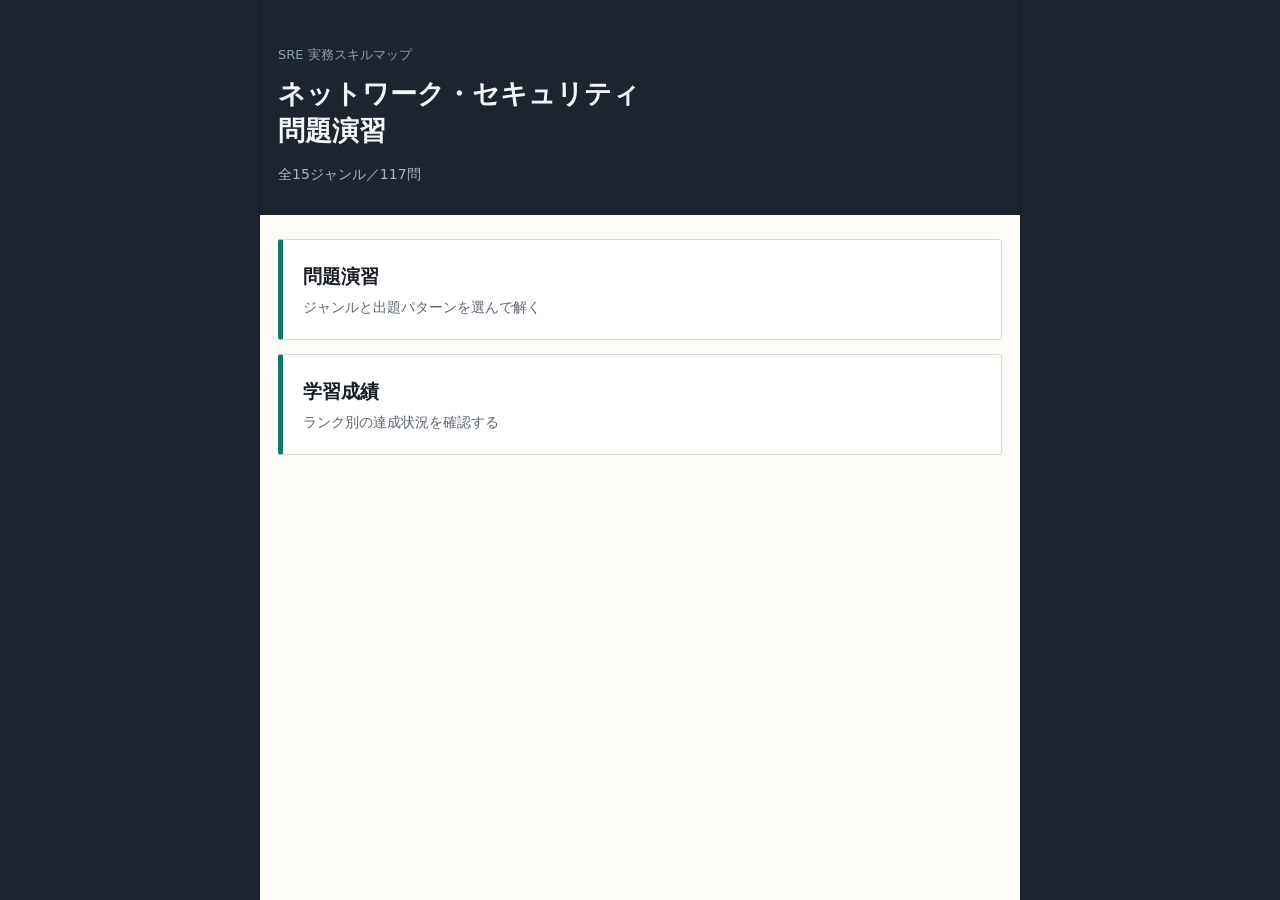
<file: sre-loadmap/【SRE】ネットワーク・セキュリティ演習.html>
<!DOCTYPE html>
<html lang="ja"><head><meta charset="utf-8">
<meta name="viewport" content="width=device-width, initial-scale=1, viewport-fit=cover">
<title>SRE ネットワーク・セキュリティ 演習</title>
<style>
:root{--ink:#191d24;--sub:#5d6670;--paper:#fcfbf8;--shell:#1c242f;
--line:#ded9ce;--line2:#eeeae1;
--miss:#b0332a;--jab:#3d6aa6;--hit:#12796a;--combo:#a97a12;
--act:#12796a;--act-d:#0d5c50;}
*{box-sizing:border-box}
html,body{margin:0;padding:0}
body{background:var(--shell);color:var(--ink);
font-family:"Hiragino Kaku Gothic ProN","Hiragino Sans","Yu Gothic UI","Yu Gothic","Noto Sans JP","Meiryo",system-ui,sans-serif;
font-size:16px;line-height:1.7;-webkit-text-size-adjust:100%}
#app{max-width:760px;margin:0 auto;min-height:100vh;background:var(--paper);box-shadow:0 0 0 1px rgba(0,0,0,.25)}
button{font:inherit;color:inherit;cursor:pointer}
.wrap{padding:20px 18px 56px}
.bar{background:var(--shell);color:#eef1f4;padding:14px 18px;display:flex;align-items:center;gap:12px;position:sticky;top:0;z-index:5}
.bar .back{background:none;border:1px solid #47535f;border-radius:3px;padding:4px 11px;font-size:13px;color:#cdd5dc}
.bar .back:hover{background:#2b3642}
.bar h1{font-size:15px;margin:0;font-weight:600;letter-spacing:.02em}
.hero{padding:44px 18px 28px;background:var(--shell);color:#f2f4f6}
.hero .k{font-size:13px;color:#8fa0ae;margin:0 0 10px}
.hero h1{margin:0;font-size:27px;line-height:1.35;font-weight:700}
.hero p{margin:14px 0 0;color:#a9b6c1;font-size:14px}
.menu{display:grid;gap:14px;padding:24px 18px 40px}
.menu button{display:block;width:100%;text-align:left;background:#fff;border:1px solid var(--line);border-left:5px solid var(--act);border-radius:3px;padding:20px}
.menu button:hover{border-color:var(--act);background:#f4faf8}
.menu b{display:block;font-size:19px;font-weight:700}
.menu span{display:block;color:var(--sub);font-size:13.5px;margin-top:4px}
h2.sec{font-size:13px;color:var(--sub);margin:26px 0 10px;font-weight:600}
h2.sec:first-child{margin-top:4px}
.glist{border:1px solid var(--line);border-radius:3px;overflow:hidden;background:#fff}
.glist button{display:flex;width:100%;gap:10px;align-items:baseline;text-align:left;background:none;border:0;border-bottom:1px solid var(--line2);padding:12px 14px}
.glist button:last-child{border-bottom:0}
.glist button:hover{background:#f2f7f6}
.glist button[aria-pressed="true"]{background:#e7f2f0;box-shadow:inset 4px 0 0 var(--act)}
.glist .nm{flex:1;font-size:15px}
.glist .ct{color:var(--sub);font-size:13px;font-variant-numeric:tabular-nums}
.seg{display:flex;border:1px solid var(--line);border-radius:3px;overflow:hidden;background:#fff}
.seg button{flex:1;border:0;background:none;padding:11px 8px;font-size:14.5px}
.seg button+button{border-left:1px solid var(--line)}
.seg button[aria-pressed="true"]{background:var(--act);color:#fff;font-weight:600}
.hint{font-size:13px;color:var(--sub);margin:8px 2px 0}
.start{margin-top:26px;width:100%;background:var(--act);color:#fff;border:0;border-radius:3px;padding:15px;font-size:16.5px;font-weight:700}
.start:hover{background:var(--act-d)}
.start:disabled{background:#b8bfc4;cursor:not-allowed}
.qhead{background:#fff;border:1px solid var(--line);border-radius:3px;padding:12px 14px}
.qhead .g{font-size:14px;font-weight:700}
.qhead .n{font-size:13px;color:var(--sub);font-variant-numeric:tabular-nums}
.qhead .n b{color:var(--ink);font-size:16px}
.tal{display:flex;width:100%;margin-top:11px;padding-top:10px;border-top:1px solid var(--line2);gap:6px}
.tal span{flex:1;display:flex;flex-direction:column;align-items:center;gap:2px;padding:5px 2px;border-radius:2px;background:#f7f5f0;border:1px solid var(--line2)}
.tal em{font-style:normal;font-size:11px;color:var(--sub);letter-spacing:.03em}
.tal b{font-size:16px;font-variant-numeric:tabular-nums;line-height:1.2}
.tal .t-miss b{color:var(--miss)}.tal .t-jab b{color:var(--jab)}
.tal .t-hit b{color:var(--hit)}.tal .t-combo b{color:var(--combo)}
.meta{margin:22px 2px 8px;font-size:12.5px;color:var(--sub);display:flex;gap:10px;align-items:center;flex-wrap:wrap}
.chip{display:inline-block;font-size:11.5px;font-weight:700;padding:2px 8px;border-radius:2px;color:#fff;letter-spacing:.04em}
.c-miss{background:var(--miss)}.c-jab{background:var(--jab)}
.c-hit{background:var(--hit)}.c-combo{background:var(--combo)}
.stem{font-size:16.5px;line-height:1.9}
.choices{display:grid;gap:9px;margin-top:20px}
.ch{display:flex;gap:12px;align-items:flex-start;text-align:left;width:100%;background:#fff;border:1px solid var(--line);border-radius:3px;padding:13px 14px;font-size:15.5px;line-height:1.65}
.ch:hover:not(:disabled){border-color:var(--act);background:#f4faf8}
.ch:disabled{cursor:default;opacity:.72}
.ch .kana{flex:none;width:26px;height:26px;border:1px solid var(--line);border-radius:2px;display:grid;place-items:center;font-size:14px;font-weight:700;color:var(--sub);background:#f7f5f0}
.ch.ok{border-color:var(--hit);background:#e9f5f2;opacity:1}
.ch.ok .kana{background:var(--hit);border-color:var(--hit);color:#fff}
.ch.ng{border-color:var(--miss);background:#fbeceb;opacity:1}
.ch.ng .kana{background:var(--miss);border-color:var(--miss);color:#fff}
.verdict{margin-top:24px;border:1px solid var(--line);border-radius:3px;background:#fff;border-left-width:5px;padding:16px}
.verdict.ok{border-left-color:var(--hit)}
.verdict.ng{border-left-color:var(--miss)}
.verdict .v{font-size:18px;font-weight:700;margin:0 0 6px}
.verdict.ok .v{color:var(--hit)}
.verdict.ng .v{color:var(--miss)}
.verdict .rk{font-size:13px;color:var(--sub);margin:0 0 14px}
.verdict h3{font-size:15px;margin:14px 0 6px}
.exp{font-size:15px;line-height:1.9;margin:0}
.next{margin-top:22px;width:100%;background:var(--act);color:#fff;border:0;border-radius:3px;padding:14px;font-size:16px;font-weight:700}
.next:hover{background:var(--act-d)}
table.score{width:100%;border-collapse:collapse;background:#fff;font-size:14px}
table.score th,table.score td{border:1px solid var(--line);padding:8px 6px;text-align:right;font-variant-numeric:tabular-nums}
table.score th:first-child,table.score td:first-child{text-align:left}
table.score thead th{background:var(--shell);color:#fff;font-size:12.5px;font-weight:600}
table.score tbody tr:nth-child(even){background:#f7f9fb}
table.score tfoot td{background:#eef3f7;font-weight:700}
.s-miss{color:var(--miss)}.s-jab{color:var(--jab)}
.s-hit{color:var(--hit)}.s-combo{color:var(--combo)}
.tools{margin-top:26px;border:1px solid var(--line);border-radius:3px;background:#fff;padding:16px}
.tools h3{font-size:14px;margin:0 0 10px}
select{font:inherit;width:100%;padding:9px;border:1px solid var(--line);border-radius:3px;background:#fff}
.btn{border:1px solid var(--line);background:#fff;border-radius:3px;padding:10px 14px;font-size:14px}
.btn:hover{background:#f2f7f6}
.btn.danger{border-color:var(--miss);color:var(--miss)}
.btn.danger:disabled{opacity:.45;cursor:not-allowed}
.row{display:flex;gap:10px;flex-wrap:wrap;margin-top:10px}
.note{font-size:12.5px;color:var(--sub);margin-top:10px;line-height:1.7}
.done{text-align:center;padding:30px 10px}
.done .big{font-size:26px;font-weight:700;color:var(--combo)}
</style></head>
<body><div id="app"></div>
<script>
const D = {"groups":[{"id":"n1","name":"第1部 1. トランスポート層（TCP/UDP）"},{"id":"n2","name":"第1部 2. 名前解決（DNS）"},{"id":"n3","name":"第1部 3. HTTP と上位プロトコル"},{"id":"n4","name":"第1部 4. TLS / PKI"},{"id":"n5","name":"第1部 5. 負荷分散・トラフィック制御"},{"id":"n6","name":"第1部 6. クラウドネットワーク設計"},{"id":"n7","name":"第1部 7. コンテナのネットワーク"},{"id":"n8","name":"第1部 8. ネットワーク可観測性"},{"id":"n9","name":"第1部 9. キャパシティ・制限値"},{"id":"s1","name":"第2部 1. アイデンティティ・アクセス管理"},{"id":"s2","name":"第2部 2. シークレット・鍵管理"},{"id":"s3","name":"第2部 3. サプライチェーン・CI/CD統制"},{"id":"s4","name":"第2部 4. 脆弱性・パッチ管理"},{"id":"s5","name":"第2部 5. ネットワーク境界防御"},{"id":"s6","name":"第2部 6. 監査ログ・脅威検知"}],"qs":[{"i":"n1#1-1","g":"n1","n":"1-1","t":"3ウェイハンドシェイク","s":"あるサーバへ接続を試みたところ、待たされることなく即座に Connection refused が返った。最初に疑うべき原因はどれか。","c":["経路上のセキュリティグループまたはNACLでパケットが破棄されている","宛先ホストの当該ポートでプロセスが待ち受けていない","NAT Gateway の送信元ポートが枯渇している","DNS の名前解決に失敗している"],"a":"イ","et":"速い失敗はアプリの問題、遅い失敗はネットワークの問題","eb":"パケットフィルタは通常、拒否を通知せずに黙ってドロップするため、遮断されている場合は無応答のまま再送を繰り返し「タイムアウト」になる。一方、即座に Connection refused（ECONNREFUSED）が返るということは、パケットが宛先ホストまで到達した上で OS が RST を返している証拠である。したがって疑うのはアプリの起動失敗、リッスンアドレスの誤り（127.0.0.1 のみでリッスン等）、ポート番号の誤りとなる。"},{"i":"n1#1-2","g":"n1","n":"1-2","t":"TIME_WAIT","s":"TCP の TIME_WAIT 状態が溜まるのはどちら側か。","c":["先に close を呼んだ側（能動クローズ側）","後から close を呼んだ側（受動クローズ側）","常にサーバ側","常にクライアント側"],"a":"ア","et":"TIME_WAIT は能動クローズ側に溜まる","eb":"TIME_WAIT は先に close を呼んだ側に残る。HTTP で Keep-Alive を使わない場合はレスポンス送信後にサーバが閉じるためサーバ側に、外部APIを大量に呼ぶ構成では呼び出し側に溜まる。溜まっている側が分かれば対処も決まり、サーバ側なら Keep-Alive の有効化、クライアント側ならコネクションプールの導入が第一手になる。2MSL 待つ理由は、最終ACK消失時の FIN 再送への応答と、遅延パケットが新しい接続へ誤配送されるのを防ぐためである。"},{"i":"n1#1-3","g":"n1","n":"1-3","t":"エフェメラルポート枯渇","s":"接続先が1つのDBに集中している構成でエフェメラルポートが枯渇しやすい理由として適切なものはどれか。","c":["宛先ポートが動的に変化するため","5タプルのうちクライアントが変えられるのが送信元ポートだけになるため","TIME_WAIT が発生しないため","MTU が小さくなるため"],"a":"イ","et":"5タプルの一意性から説明する","eb":"TCP接続は送信元IP・送信元ポート・宛先IP・宛先ポート・プロトコルの5つ組で一意に識別される。宛先が分散していれば同じ送信元ポートを再利用できるが、宛先が1つに集中すると変えられるのは送信元ポートだけとなり、既定範囲（32768-60999、約28,000）で頭打ちになる。TIME_WAIT のソケットも枠を占有するため実効上限はさらに早く訪れる。対処はポート範囲拡大よりも、接続生成自体を減らす Keep-Alive やコネクションプーリングを優先する。"},{"i":"n1#1-4","g":"n1","n":"1-4","t":"SNATポート枯渇","s":"NAT Gateway 経由の通信で送信元ポートの割り当てに失敗したことを検知できる CloudWatch メトリクスはどれか。","c":["ActiveConnectionCount","BytesOutToDestination","ErrorPortAllocation","PacketsDropCount"],"a":"ウ","et":"ErrorPortAllocation を監視項目に入れる","eb":"AWS/NATGateway 名前空間の ErrorPortAllocation は、送信元ポートの割り当てに失敗した回数を示す。0より大きい値が出た時点でアラームを上げる設定にする。NAT Gateway は同一の宛先IP・宛先ポートの組に対して約55,000接続が上限であり、単一の外部エンドポイントに集中するワークロードが最も枯渇しやすい。回避策は、宛先がAWSサービスならVPCエンドポイント、外部ならNAT Gateway増設、アプリを改修できるなら接続再利用である。"},{"i":"n1#1-5","g":"n1","n":"1-5","t":"コネクションプール","s":"コネクションプールが枯渇したとき、アプリケーション側に現れる典型的な症状はどれか。","c":["DBへの接続拒否エラーが多発する","プールから接続を取得する段階でのタイムアウトが発生する","DBのCPU使用率が100%に張り付く","名前解決に失敗する"],"a":"イ","et":"DBは元気なのにアプリだけ詰まる","eb":"プール枯渇はDBへの接続エラーではなく、プールから接続を取得する段階でのタイムアウトとして現れる。HikariCP なら Connection is not available, request timed out といったメッセージになる。紛らわしいのは、この状態でDBのCPUや接続数に余裕があることも多く、DBを見て「異常なし」と判断してしまいやすい点である。プールの待機キュー長やアクティブ接続数をメトリクス化しておくことが切り分けの鍵になる。"},{"i":"n1#1-6","g":"n1","n":"1-6","t":"Keep-Alive / アイドルタイムアウト","s":"アプリ側の Keep-Alive タイムアウトを ALB の idle timeout より短く設定した場合に起きやすい事象はどれか。","c":["低頻度でランダムに502が発生する","全リクエストが504になる","ヘルスチェックが全滅する","TLSハンドシェイクに失敗する"],"a":"ア","et":"アプリ側をLB側より長くするのが鉄則","eb":"ALBはバックエンドとの接続を再利用する。アプリ側のタイムアウトがALBより短いと、ALBがまだ生きていると思っている接続をアプリが先に閉じる。その直後にALBがその接続へリクエストを送るとRSTが返り、ALBは502を返す。この502は低頻度でランダムに発生するため原因究明が難しい。対策はアプリ側のKeep-AliveタイムアウトをALBのidle timeoutより明確に長く（+5〜10秒程度）設定することである。"},{"i":"n1#1-7","g":"n1","n":"1-7","t":"バックログ / SYNキュー","s":"accept キューが溢れた場合の挙動として正しいものはどれか。","c":["サーバのアプリケーションログにキュー溢れのエラーが記録される","クライアントには接続タイムアウトに見え、アプリには何も通知されない","クライアントに即座に RST が返る","カーネルが自動的にキュー長を拡張する"],"a":"イ","et":"アプリに通知されずログも残らない","eb":"acceptキューが溢れると、カーネルは既に完了したハンドシェイクの最終ACKを黙って破棄する（既定の tcp_abort_on_overflow=0 の挙動）。クライアントはサーバが受け取ったと思っているためしばらく待ってから再送し、最終的にタイムアウトする。サーバ側は accept 前の段階なのでアプリケーションには一切通知されずログも残らない。ss -ltn の Send-Q（キュー長上限）と Recv-Q（滞留数）、netstat -s のオーバーフロー統計を確認する。実際のキュー長は listen() の backlog と net.core.somaxconn の小さい方になる。"},{"i":"n1#1-8","g":"n1","n":"1-8","t":"輻輳制御・ウィンドウサイズ","s":"1 Gbps・RTT 100ms の経路で、帯域が空いているのにスループットが約5 Mbpsしか出ない。最も考えられる原因はどれか。","c":["MTUが小さすぎる","受信ウィンドウサイズが帯域遅延積より小さい","パケットロスが100%発生している","DNSキャッシュが古い"],"a":"イ","et":"帯域遅延積（BDP）で説明する","eb":"BDP = 帯域 × RTT であり、その経路上に同時に存在できるデータ量を表す。1 Gbps・RTT 100ms なら約12.5 MB。TCPは受信ウィンドウの分までしか未確認データを送れないため、ウィンドウが64KBしかなければ100msごとに64KBしか送れず、実効速度は約5 Mbpsにとどまる。対策はウィンドウスケーリングの有効化、並列転送、そしてRTTそのものを縮めること（CDNやリージョン配置の見直し）である。リージョン間の大容量転送が遅いという相談の多くはこれで説明できる。"},{"i":"n1#1-9","g":"n1","n":"1-9","t":"UDPの特性","s":"UDPでログを転送している構成で、欠損を検知するために最も適切な監視方法はどれか。","c":["送信側の件数と受信側の件数を突き合わせる","転送プロセスのエラーログを監視する","TCPの再送回数を監視する","DNSの応答時間を監視する"],"a":"ア","et":"静かにデータが減るので件数差で見る","eb":"UDPには再送も到達確認もないため、パケットが失われても送信側は成功したと認識し、エラーログにも何も出ない。ログ転送でこれが起きると、障害調査に使うログ自体が虫食いになるという最悪の形で影響し、しかも欠損に気づく手段がない。したがって監視は送った件数と受け取った件数を突き合わせる方式にする。受信側ホストで netstat -su の receive errors や buffer errors を見れば、カーネルのバッファ溢れによる欠損も検出できる。重要なログはTCPベースの転送に切り替えるのが根本対策である。"},{"i":"n2#2-1","g":"n2","n":"2-1","t":"レコード種別","s":"ゾーン頂点（example.com そのもの）に CNAME を置けない理由として正しいものはどれか。","c":["CNAMEはサブドメインでしか定義できないと規格で定められているため","CNAMEを持つ名前は他のレコードを持てず、頂点には必ずSOAとNSが必要なため","CNAMEのTTLが常に0になるため","CNAMEはIPv6に対応していないため"],"a":"イ","et":"CNAMEは他レコードと共存できない","eb":"CNAMEは「この名前は別名であり実体は別の名前にある」という宣言であるため、CNAMEを持つ名前は他のレコードを一切持てない（RFC 1034、RFC 2181）。一方、ゾーン頂点にはSOAレコードとNSレコードが必ず存在しなければならず、この2つとCNAMEは共存できない。サブドメインにはSOAもNSも不要なのでCNAMEを置ける。Route 53のALIASは規格上のレコード種別ではなく、権威サーバが問い合わせ時に内部で解決してAレコードとして返す実装上の機能であり、この制約を回避している。"},{"i":"n2#2-2","g":"n2","n":"2-2","t":"TTL","s":"切替作業のためTTLを3600秒から60秒に変更した。切替を実行してよいのはいつか。","c":["変更直後すぐ","旧TTL（3600秒）が経過した後","新TTL（60秒）が経過した後","翌月の同じ日"],"a":"イ","et":"TTLの変更自体も既存キャッシュには反映されない","eb":"あるリゾルバがTTL 3600でレコードをキャッシュした直後にTTLを60へ変更しても、そのリゾルバは残り3600秒間は古いレコードを保持し続ける。新しいTTL値を知るのはキャッシュが切れて再問い合わせしたときである。したがって「TTL変更が全リゾルバに行き渡った」と言えるのは旧TTLの時間が経過した後になる。安全側に倒すなら旧TTLの2倍程度を見る。作業前日にTTLを下げておく運用が一般的である。"},{"i":"n2#2-3","g":"n2","n":"2-3","t":"ネガティブキャッシュ","s":"DNSレコードを作成する前に動作確認で問い合わせてしまった。その後レコードを追加しても引けない原因はどれか。","c":["権威サーバの再起動が必要なため","NXDOMAIN応答がキャッシュされているため","TTLが長すぎるレコードを作成したため","ゾーンの委任が壊れているため"],"a":"イ","et":"ネガティブキャッシュはSOAのminimumで効く","eb":"「そのレコードは存在しない」というNXDOMAIN応答もキャッシュされる。その保持時間はゾーンのSOAレコードのminimumフィールドとSOA自身のTTLの小さい方で決まる（RFC 2308）。この挙動を知らないと「設定が間違っている」と思い込んで無駄な調査を始めてしまう。対処は待つか、別のリゾルバ（dig @権威サーバ や dig @8.8.8.8）で確認することである。"},{"i":"n2#2-4","g":"n2","n":"2-4","t":"リゾルバ / 権威サーバ","s":"dig @権威サーバ では新しい値が返るが、dig @8.8.8.8 では古い値が返る。この状況の判断として正しいものはどれか。","c":["設定が誤っているので再設定が必要","設定は正しく、リゾルバ側のキャッシュが切れるのを待てばよい","権威サーバの委任が壊れている","ゾーンファイルのシリアル番号を戻す必要がある"],"a":"イ","et":"両者の食い違いは浸透待ちの証拠","eb":"権威サーバが新しい値を返し、リゾルバが古い値を返している場合、設定は正しく浸透を待っている段階だと判断できる。この判定ができると、無用な設定の再確認や再変更を避けられる。逆に権威サーバ自体が古い値を返しているなら、設定が反映されていない、あるいは別のゾーンを編集しているといった自分側の問題になる。権威サーバは dig NS ドメイン名 で特定できる。"},{"i":"n2#2-5","g":"n2","n":"2-5","t":"アプリ側のDNSキャッシュ","s":"digでは新しいIPが引けるのに、JVMで動くアプリだけが古いIPへ接続し続ける。緊急時の対処として最も確実なものはどれか。","c":["レコードのTTLをさらに短くする","アプリケーションプロセスを再起動する","VPCのDHCPオプションセットを変更する","ALBのidle timeoutを延ばす"],"a":"イ","et":"DNSキャッシュは3階層に存在する","eb":"DNSのキャッシュはリゾルバ、OS、アプリケーションランタイムの3階層に存在しうる。JVMは historically セキュリティマネージャが有効な環境で networkaddress.cache.ttl の既定が -1（無期限）となり、一度解決したIPをプロセスの生存期間中ずっと保持し続ける。DNS側でいくらTTLを短くしても効果がない。緊急時は再起動が確実であり、恒久対策は networkaddress.cache.ttl を明示することである。ss -tan で実際の接続先IPを確認すれば切り分けられる。"},{"i":"n2#2-6","g":"n2","n":"2-6","t":"プライベートホストゾーン","s":"オンプレミスのDNSサーバから、AWSのプライベートホストゾーンの名前を解決できるようにするために必要なものはどれか。","c":["Route 53 Resolver の Inbound Endpoint","Route 53 Resolver の Outbound Endpoint","NAT Gateway","Transit Gateway のみ"],"a":"ア","et":"Inboundは入口、Outboundは出口","eb":"Inbound Endpoint はオンプレからAWS側の名前を解決するための入口であり、オンプレのDNSサーバからこのエンドポイントへ転送する。逆に Outbound Endpoint はAWS側からオンプレの名前を解決するための出口で、Resolver Rule で「このドメインはオンプレのDNSへ転送する」と定義する。双方向の解決が必要な場合は両方を構築するが、片方向で済む場合は必要な方だけでよい。なおプライベートホストゾーンの利用には VPC の enableDnsSupport と enableDnsHostnames が有効である必要がある。"},{"i":"n2#2-7","g":"n2","n":"2-7","t":"ヘルスチェック連動ルーティング","s":"Route 53 のヘルスチェックが間隔30秒・失敗閾値3回、レコードのTTLが60秒のとき、フェイルオーバー完了までの最悪時間はおよそどれか。","c":["約30秒","約60秒","約150秒","約600秒"],"a":"ウ","et":"切替時間 = 障害検知時間 + TTL","eb":"検知に30秒×3回で最大90秒、そこにTTLの60秒が加わるため、最悪で約150秒は旧系にトラフィックが流れ続ける。高速検知（間隔10秒）にすれば30秒+TTLまで縮まる。RTOを議論する際は、この計算値を根拠として示せることが重要である。加重ルーティングによる段階的移行でも、重みの変更はTTLに律速される点に注意する。"},{"i":"n2#2-8","g":"n2","n":"2-8","t":"名前解決の経路","s":"dig +trace を実行したところ、com. のTLDサーバの段階で対象ドメインのNSが返ってこなかった。疑うべき箇所はどれか。","c":["ゾーン内のAレコードの設定","ドメインの登録やレジストラ側のネームサーバ設定","アプリケーションのDNSキャッシュ","ALBのターゲットグループ設定"],"a":"イ","et":"どの段階で止まったかで切り分ける","eb":"dig +trace の出力はルートサーバ（.）→ TLDサーバ（com.）→ 権威サーバの順に、各段階のNSレコードと最終的なAレコードが並ぶ。TLDの段階でNSが返ってこなければドメインの登録やネームサーバ設定の問題、権威サーバに到達しているのにレコードが返らなければゾーン内のレコード設定の問題と切り分けられる。委任先のNSが古いまま（レジストラ側とゾーン側の不一致）というケースもここで見つかる。"},{"i":"n3#3-1","g":"n3","n":"3-1","t":"ステータスコードの切り分け","s":"ALBアクセスログで elb_status_code が 502、target_status_code が - になっていた。これが意味することはどれか。","c":["アプリケーションが502を返した","ALB自身がエラーを生成した","クライアントが接続を切った","WAFがブロックした"],"a":"イ","et":"target_status_code が - ならLB生成","eb":"target_status_code はバックエンドが返したコード、elb_status_code はALBがクライアントに返したコードである。通常は一致するが、target_status_code が - になっている場合はALB自身がエラーを生成したことを意味し、バックエンドまで到達していないか、到達しても正常な応答が得られなかったことになる。メトリクスでも HTTPCode_ELB_5XX_Count と HTTPCode_Target_5XX_Count のどちらが増えているかを見るのが5xx調査の起点になる。なおWAFによるブロックは403で返る。"},{"i":"n3#3-2","g":"n3","n":"3-2","t":"502 Bad Gateway","s":"デプロイのたびに502が発生する。原因として最も可能性が高い組合せはどれか。","c":["登録解除の遅延不足とアプリのgraceful shutdown未実装","証明書チェーンの配信漏れ","サブネットのIP枯渇","DNSのネガティブキャッシュ"],"a":"ア","et":"ALB側とアプリ側の両輪が必要","eb":"タスク停止時、ECSはターゲットグループからの登録解除を開始すると同時にコンテナへSIGTERMを送る。アプリがSIGTERMを受けて即座にプロセスを終了すると、処理中のリクエストが切断されて502になる。正しい実装はSIGTERMを受けたら新規受付を止め、処理中を完了させてから終了すること。加えて登録解除の遅延をアプリの最長処理時間より長く設定する必要がある。両方が揃って初めてデプロイ時の5xxがゼロになる。502の他の原因としてはタイムアウト値の逆転、不正なHTTPレスポンス、ヘッダのサイズ超過がある。"},{"i":"n3#3-3","g":"n3","n":"3-3","t":"503 Service Unavailable","s":"ALBが503を返している。最初に確認すべきメトリクスはどれか。","c":["TargetResponseTime","HealthyHostCount","NewConnectionCount","ProcessedBytes"],"a":"イ","et":"ヘルスチェック全滅か未登録かを判定する","eb":"ターゲットグループの HealthyHostCount を見る。0であれば全滅、そもそもターゲットが1つも登録されていなければ未登録である。UnHealthyHostCount と併せて推移を見ればどちらの状態にいつ遷移したかが分かる。全滅の場合、次に見るのはヘルスチェックの対象パスで、DB疎通まで確認する実装だとDB障害で全台が一斉にUnhealthyになる。なおアプリが自発的に返す503（メンテナンスモードやロードシェディング）は target_status_code も503になるため区別できる。"},{"i":"n3#3-4","g":"n3","n":"3-4","t":"504 Gateway Timeout","s":"504が発生した際、アプリ側のログに該当リクエストの処理完了記録が残っていた。この場合に疑うべきものはどれか。","c":["アプリがハングしている","ALBのidle timeout値とアプリの処理時間の関係","サブネットのルートテーブル","TLSの暗号スイート不一致"],"a":"イ","et":"処理完了記録の有無で調査先が変わる","eb":"ALBアクセスログの trace_id（X-Amzn-Trace-Id）でアプリログを検索し、処理完了の記録があるならアプリは応答したがALBが待ちきれなかった、つまりタイムアウト設定の問題である。記録がない、あるいは処理開始のみならアプリが本当にハングしている（DBロック待ち、外部API待ち、スレッド枯渇）。この分岐で調査先が完全に変わるため最初に確認すべき項目になる。健全な状態はアプリのp99がidle timeoutの半分以下に収まっていることである。"},{"i":"n3#3-5","g":"n3","n":"3-5","t":"HTTP/2 の多重化","s":"HTTP/2でTCPレベルのHead-of-Lineブロッキングが起きる理由はどれか。","c":["ストリームの優先度制御が無効なため","下層のTCPが順序保証のために再送を待つ間、その接続上の全ストリームが停止するため","ヘッダ圧縮が失敗するため","TLS 1.3が必須のため"],"a":"イ","et":"アプリ層は多重化、下層のTCPは1本","eb":"HTTP/2はアプリケーション層では多重化されているが、下層のTCPは1本のストリームである。パケットロスが起きると、TCPが順序を保証するために再送を待つ間、その接続上のすべてのストリームが停止する。これがTCPレベルのHead-of-Lineブロッキングであり、HTTP/3（QUIC）がUDPベースになったのはこの問題を解決するためである。また接続数が激減することでLBの分散が偏りやすくなる点も、HTTP/2運用上の注意点になる。"},{"i":"n3#3-6","g":"n3","n":"3-6","t":"gRPC","s":"gRPCを使った構成でスケールアウトしても新しいタスクに負荷が流れない。理由はどれか。","c":["LBが接続確立時に一度だけ振り分け先を決めるため","gRPCがUDPを使うため","ヘルスチェックが無効化されているため","TLS終端が行われていないため"],"a":"ア","et":"長寿命接続は振り分け先が固定される","eb":"gRPCはHTTP/2上で動作し、クライアントは接続を張りっぱなしにして使い続ける。LBが接続確立時に一度だけ振り分け先を決めるため、その後どれだけリクエストが流れても同じターゲットに集中する。特にスケールアウト時、新しく追加されたタスクには既存の接続が張られないためいつまでも空のままになる。対策はクライアント側ロードバランシング、サービスメッシュによる肩代わり、あるいは接続の最大生存時間を設定して定期的に張り直させることである。"},{"i":"n3#3-7","g":"n3","n":"3-7","t":"WebSocket","s":"WebSocket接続がALBのアイドルタイムアウトで切断される。アプリケーション側の回避策として適切なものはどれか。","c":["リクエストごとに新しい接続を張る","idle timeoutより短い間隔でPing/Pongフレームを送る","HTTP/1.0にダウングレードする","スティッキーセッションを有効にする"],"a":"イ","et":"Ping/Pongで接続をアイドルにしない","eb":"WebSocketは接続を維持するが、データが流れない時間が続くとLBがアイドルと判断して切断する（ALBの既定は60秒）。回避策はアプリケーションレベルで定期的にPing/Pongフレームを送ることで、間隔はidle timeoutより短く（60秒なら30秒程度）設定する。idle timeoutを延ばす設定も併用できる。またスケールイン時は長時間接続を登録解除の遅延では守り切れないため、自動再接続、ジッタ付きバックオフ、サーバ側に状態を持たない設計が論点になる。"},{"i":"n3#3-8","g":"n3","n":"3-8","t":"冪等性とリトライ","s":"非冪等なPOST処理に対して安全にリトライできるようにする仕組みはどれか。","c":["指数バックオフのみを実装する","冪等キー（Idempotency Key）を用いる","タイムアウト値を延ばす","HTTPメソッドをGETに変更する"],"a":"イ","et":"冪等キーで二重実行を防ぐ","eb":"冪等とは同じリクエストを何回実行しても結果が同じという性質である。GETは読み取りのみ、PUTは置き換え、DELETEは最終状態が変わらないため冪等だが、POSTは2回実行すれば2つ作られるため非冪等であり、安易なリトライは二重登録や二重課金を引き起こす。冪等キーはクライアントがリクエストごとに一意なキー（UUID等）を生成してヘッダに付与し、サーバがそれを記録して2回目以降は処理せず初回の結果を返す仕組みである。キーの保存期間と、初回処理完了前の再送に対する排他制御が実装上の注意点になる。"},{"i":"n3#3-9","g":"n3","n":"3-9","t":"X-Forwarded-For 等のヘッダ","s":"X-Forwarded-For を用いてIPベースのアクセス制御を行う場合の注意点として正しいものはどれか。","c":["先頭の値が常に真のクライアントIPなので、それを使えばよい","クライアントが値を偽装できるため、最前段のプロキシで既存ヘッダを破棄して上書きする必要がある","ALBは常に単一の値しか付けないので偽装の余地はない","このヘッダはTLS終端しない構成でも参照できる"],"a":"イ","et":"信頼できるのは自分が追記した部分だけ","eb":"X-Forwarded-For は経由したプロキシが末尾に追記していく形式で、クライアントは任意の値を付けてリクエストできる。プロキシがそれを尊重して追記するだけだと先頭には嘘のIPが並ぶ。信頼できるのは自分が管理するプロキシが追記した部分だけであり、「右から数えて信頼できるプロキシの数だけ遡った位置」が実質的なクライアントIPになる。アクセス制御や監査ログに使う場合は、最前段で既存ヘッダを破棄し自分が観測した接続元で上書きする設定が必須である。"},{"i":"n4#4-1","g":"n4","n":"4-1","t":"TLSハンドシェイク","s":"TLS接続時に no shared cipher というエラーが出た。原因はどれか。","c":["証明書の有効期限切れ","双方に共通する暗号スイートが存在しない","SNIが送られていない","中間CA証明書の配信漏れ"],"a":"イ","et":"バージョン不一致か暗号スイート不一致かを判別する","eb":"protocol version を含むエラーならバージョン不一致で、クライアントが提示した最高バージョンをサーバが受け付けていない。handshake failure や no shared cipher なら暗号スイート不一致で、双方に共通のスイートが1つもない。判別後はどちら側を変えるかを決めるが、古いクライアントを救うためにサーバ側を緩めるのは他の利用者のセキュリティを下げる判断なので、影響範囲を測ってから行う。openssl s_client -connect で使用プロトコルと暗号スイートを確認できる。"},{"i":"n4#4-2","g":"n4","n":"4-2","t":"証明書チェーン","s":"あるHTTPSサイトがブラウザでは正常に表示されるが、curlやJavaのHTTPクライアントからは証明書検証に失敗する。原因として最も可能性が高いものはどれか。","c":["中間CA証明書の配信漏れ","サーバ証明書の有効期限切れ","TLS 1.3が無効","SNIの未対応"],"a":"ア","et":"ブラウザはAIAで中間証明書を補完する","eb":"ブラウザはAIA（Authority Information Access）拡張を見て中間証明書を自動で取得しにいく、あるいは過去に取得した中間証明書をキャッシュしているため、配信漏れがあっても通ってしまう。curlやJavaのHTTPクライアントは原則これを行わないためチェーンが繋がらず検証に失敗する。「ブラウザで確認したから大丈夫」が通用しない典型例であり、openssl s_client -showcerts で subject と issuer の連鎖が途切れていないか必ず確認する。"},{"i":"n4#4-3","g":"n4","n":"4-3","t":"SNI","s":"SNIに対応していない古いクライアントからHTTPS接続した場合の挙動はどれか。","c":["接続が必ず拒否される","サーバの既定証明書が返り、ホスト名不一致エラーになることがある","自動的にHTTPへフォールバックする","ワイルドカード証明書が自動生成される"],"a":"イ","et":"SNIがないとサーバは判断できない","eb":"SNIはClientHelloに接続先ホスト名を含める拡張である。これがないとサーバはどの証明書を出すべきか判断できず、設定上の既定証明書を返す。結果としてクライアント側で「証明書のホスト名が一致しない」エラーになる。古い組み込み機器や一部のバッチ処理で今も遭遇する。openssl s_client の -servername オプションの有無で返る証明書が変わることを実際に確認しておくとよい。"},{"i":"n4#4-4","g":"n4","n":"4-4","t":"証明書の有効期限","s":"証明書の期限切れ障害を防ぐうえで見落とされやすい監視対象はどれか。","c":["ACMで管理している公開向け証明書","CloudFrontのディストリビューション証明書","内部通信用の自己署名証明書やmTLSのクライアント証明書","ALBのリスナー証明書"],"a":"ウ","et":"内部向け証明書は自動更新の仕組みがない","eb":"公開向け証明書はACM等で自動更新されることが多く事故が起きにくい。一方、内部通信用に手作業で発行した証明書は自動更新の仕組みがなく、失効に気づくのが本番障害時になりやすい。mTLS用のクライアント証明書、内部LB用の証明書、Kubernetes関連の証明書などを一覧化し、同じ監視の網に入れる。監視は30日前に警告、7日前に緊急の二段階が実務的である。"},{"i":"n4#4-5","g":"n4","n":"4-5","t":"ACM / 自動更新","s":"ACMのDNS検証で発行した証明書の自動更新が失敗する原因として代表的なものはどれか。","c":["検証用CNAMEレコードを削除してしまった","リスナーのセキュリティポリシーが古い","証明書のキーサイズが2048bitである","CloudFrontを経由していない"],"a":"ア","et":"検証用CNAMEは恒久的に残す","eb":"ACMはDNS検証を使う場合、更新のたびに検証用CNAMEレコードの存在を確認する。「発行できたからもう不要」と削除すると次回更新時に検証できず失敗する。期限切れ障害の典型的な原因なのでこのレコードは恒久的に残す。また、ACMのパブリック証明書は秘密鍵を取り出せず、ALB・CloudFront・API Gateway等の統合サービスでしか使えない。EC2上のnginx等で使う場合はACM Private CAや外部CAが必要になる点も設計段階で押さえておく。"},{"i":"n4#4-6","g":"n4","n":"4-6","t":"mTLS（相互TLS）","s":"mTLSを導入する際に最も運用負荷となりやすいものはどれか。","c":["サーバ証明書の取得","クライアント証明書の配布・更新・失効","TLSバージョンの選定","暗号スイートの選定"],"a":"イ","et":"ライフサイクル管理まで含めて設計する","eb":"mTLSではサーバがCertificateRequestを送り、クライアントも証明書を提示してサーバが検証する双方向の認証になる。パスワードやトークンを使わない強固なクライアント認証が利点だが、証明書の数だけ発行・配布・更新・失効の運用が発生する。特に失効はCRLやOCSPの仕組みを用意しないと漏洩した証明書を無効化できず難しい。クライアント数が多い場合、この運用を自動化する基盤（サービスメッシュや証明書管理基盤）が事実上必須になる。"},{"i":"n4#4-7","g":"n4","n":"4-7","t":"TLS終端位置","s":"ALBでTLS終端せずパススルーする構成の代償として正しいものはどれか。","c":["クライアントIPが取得できなくなる","WAFによるL7検査やパスベースのルーティング、詳細なアクセスログが使えなくなる","証明書の更新が自動化できなくなる","ヘルスチェックが実行できなくなる"],"a":"イ","et":"暗号化と監視性のトレードオフ","eb":"LBで終端すればHTTPヘッダやパス、ボディが見えるためWAFによるL7検査、パスベースのルーティング、詳細なアクセスログが可能になる。終端せずパススルーするとLBからはTCPストリームしか見えず、WAFは使えずログもL4の情報に限られる。「暗号化したいからパススルー」が監視性を大きく損なうというトレードオフを理解しておく。なおVPC内だから平文でよいとは限らず、データの機密度、準拠基準、脅威モデルから判断する。"},{"i":"n4#4-8","g":"n4","n":"4-8","t":"暗号スイート / TLSバージョン","s":"TLS 1.0/1.1 を廃止する前に確認すべきこととして最も適切なものはどれか。","c":["ALBアクセスログの ssl_protocol からクライアントのTLSバージョン分布を集計する","証明書のキーサイズを確認する","ターゲットグループの登録数を確認する","Route 53のTTLを短縮する"],"a":"ア","et":"分布を見ずに切ると特定顧客が繋がらなくなる","eb":"ALBアクセスログには ssl_protocol フィールドがあり、Athenaで GROUP BY すれば分布が出る。TLS 1.0/1.1 のアクセスが一定数あるなら、どのクライアントかを user_agent や client_ip で特定してから廃止時期を調整する。分布を見ずに切ると特定の顧客だけ繋がらなくなる事故になる。現在許容しているバージョンはリスナーのSSLセキュリティポリシー名（例：ELBSecurityPolicy-TLS13-1-2-2021-06）から読み取れる。"},{"i":"n5#5-1","g":"n5","n":"5-1","t":"ALB と NLB の違い","s":"相手先のファイアウォールに接続元IPを登録してもらう必要がある。選定すべきロードバランサはどれか。","c":["ALB","NLB","CLB","Gateway Load Balancer"],"a":"イ","et":"要件から選定理由を説明できることが重要","eb":"NLBを選ぶのは、固定IPが必要（相手先のファイアウォールにIP登録する場合）、TCP/UDPでHTTP以外を扱う、極めて低いレイテンシが要る、極端に高いスループットが要る、といったケースである。ALBを選ぶのはパスやホスト名で振り分けたい、WAFを適用したい、認証機能を使いたい、HTTPレベルの詳細なアクセスログが要る場合。迷ったらALBが既定という整理で実務はほぼ足りる。NLBは既定でクライアントIPが保持される点もALBとの挙動差になる。"},{"i":"n5#5-2","g":"n5","n":"5-2","t":"ヘルスチェック設計","s":"ロードバランサのヘルスチェックのパスでDB疎通まで確認する実装にした場合の弊害はどれか。","c":["ヘルスチェックの間隔が自動的に延びる","DB障害時に全ターゲットが一斉にUnhealthyになり503になる","ターゲットの登録解除ができなくなる","TLS終端が行えなくなる"],"a":"イ","et":"生存確認と依存先確認は分ける","eb":"DB疎通を含めると、DB障害時に全ターゲットが一斉にUnhealthyになりALBが503を返す。個別タスクの異常とシステム全体の異常を区別できなくなる。推奨は2系統に分けることで、ロードバランサ用のヘルスチェックは「このプロセスが生きているか」だけを見る浅いものにし、DB等の依存先確認は別のエンドポイントで監視ツールが見る。Kubernetesのliveness / readinessの分離と同じ発想である。なお検知までの最短時間は間隔×異常閾値で計算できる。"},{"i":"n5#5-3","g":"n5","n":"5-3","t":"コネクションドレイニング","s":"登録解除の遅延（deregistration delay）を設定する際の基準として適切なものはどれか。","c":["常に既定の300秒のままにする","アプリの最長処理時間より長く設定する","ヘルスチェック間隔と同じ値にする","0秒にして即座に切り離す"],"a":"イ","et":"猶予が切れると処理中が切られる","eb":"遅延時間が処理時間より短いと、猶予が切れた時点でALBが接続を強制的に閉じるため処理中のリクエストが切られる。既定値は300秒だが、短いAPIしか持たないサービスでは長すぎてデプロイが遅くなり、逆にバッチ的な長時間処理があるサービスでは足りない。p99の処理時間に余裕を足した値を設定するのが基本である。アプリ側のgraceful shutdownと併せて初めてデプロイ時の5xxがゼロになる。"},{"i":"n5#5-4","g":"n5","n":"5-4","t":"スティッキーセッション","s":"スティッキーセッションを使わずに済ませるための第一選択はどれか。","c":["ターゲット数を増やす","セッション状態を外部ストア（Redis等）に置く","ヘルスチェックを緩和する","TLS終端をバックエンドに移す"],"a":"イ","et":"恒久設計としてスティッキーは選ばない","eb":"スティッキーセッションを有効にすると、一度割り当てられたクライアントは同じターゲットに固定されるため、新しく追加したターゲットには既存クライアントが流れてこない。スケールアウトしても既存の負荷は分散されず、ターゲット障害時にはセッションも失われる。セッション状態をアプリのメモリではなく外部ストアに置けばどのターゲットが受けても処理でき、スケールアウトもローリング更新も自由になる。既存アプリの延命策として使うのは妥当だが、恒久設計としては選ばないという判断が重要である。"},{"i":"n5#5-5","g":"n5","n":"5-5","t":"ターゲットグループ / 振り分けアルゴリズム","s":"リクエストごとの処理時間のばらつきが大きいワークロードで有効な振り分けアルゴリズムはどれか。","c":["ラウンドロビン","最小未処理リクエスト数（LOR）","送信元IPハッシュ","ランダム"],"a":"イ","et":"ばらつきの有無で選ぶ","eb":"ラウンドロビンは順番に均等配分するためリクエスト数は揃うが負荷は揃わない。重い処理を引いたターゲットにさらに次のリクエストが回り、処理待ちが積み上がる。最小未処理リクエスト数はその時点で処理中の件数が最も少ないターゲットに送るため、詰まっているターゲットには送られなくなり、処理時間のばらつきが大きいワークロードで有効である。処理時間が均一なワークロードでは差がほとんど出ない。"},{"i":"n5#5-6","g":"n5","n":"5-6","t":"リトライとサーキットブレーカ","s":"各層が3回までリトライする3層構成で、最悪の場合に最下層へ届くリクエスト数は元の何倍になるか。","c":["3倍","9倍","27倍","81倍"],"a":"ウ","et":"多段リトライは掛け算で増える","eb":"3×3×3 = 27倍になる。4層なら81倍である。対策はリトライを行う層を1箇所に限定することで、一般には最も外側か最も内側の1箇所に寄せる。加えてリトライ回数の上限とリトライ予算（全リクエストのうちリトライが占める割合の上限）を設ける。リトライストームは、リトライ自体が負荷源となって元の原因が解消しても障害が終わらないという正のフィードバックを生むため、回復を妨げる点が最も厄介である。指数バックオフにはジッタを加えて波を平らにする。"},{"i":"n5#5-7","g":"n5","n":"5-7","t":"タイムアウトの階層設計","s":"タイムアウト値が「クライアント < LB < アプリ < DB」と逆転している場合に起きることはどれか。","c":["リクエストが一切処理されなくなる","外側が先に諦め、内側は処理を続けたままリソースを占有し続ける","ヘルスチェックが必ず失敗する","TLSハンドシェイクが失敗する"],"a":"イ","et":"外側ほど長く、内側ほど短くする","eb":"外側が先に諦めると、内側は処理を続けたままリソースを占有し続ける。クライアントには既にエラーを返しているのにDBクエリやスレッドは動き続け、負荷時にはこれが積み上がってリソース枯渇を招く。さらにクライアントがリトライすると、捨てられた処理と新しい処理が二重に走り不整合の原因にもなる。担当システムの各層の値を書き出して逆転がないか点検する習慣をつける。"},{"i":"n5#5-8","g":"n5","n":"5-8","t":"ブルーグリーン / カナリアデプロイ","s":"カナリアデプロイを行う際に必須となる前提条件はどれか。","c":["新旧バージョンが同時に動作するため、DBスキーマの互換性を維持すること","切替期間中にリソースを2倍確保すること","セッションをスティッキーにすること","TLS終端をバックエンドで行うこと"],"a":"ア","et":"新旧の並存期間が長いことが特徴","eb":"ブルーグリーンは新旧の完全な環境を2つ用意して一括で切り替えるため、切り戻しが一瞬で済む反面リソースが2倍必要になる。カナリアは新バージョンに少量のトラフィックを流して比率を上げていくため追加リソースは少量で済むが、新旧が同時に動く期間が長く、DBスキーマの互換性維持が必須になる。いずれの方式でも、切り戻しにかかる実測時間を把握しておくことが障害時の実質的なMTTRの根拠になる。"},{"i":"n5#5-9","g":"n5","n":"5-9","t":"バックプレッシャ","s":"流入が処理能力を超えた状態で、被害を最小化する設計として適切なものはどれか。","c":["キュー長を無制限にして全リクエストを受け付ける","キュー長に上限を設け、溢れたら即座にエラーを返す","タイムアウト値を無制限にする","リトライ回数を増やす"],"a":"イ","et":"待たせて失敗させるより早く失敗させる","eb":"キューに上限がないと待ち時間が際限なく伸び、やがてキューの先頭にあるリクエストはクライアントが既にタイムアウトして諦めた後のものになる。処理しても誰も受け取らない仕事だけをやり続ける状態になり、流入を止めるまで回復しない。キュー長に上限を設けて溢れたら即座にエラーを返すロードシェディングが基本形である。加えて滞留時間が一定を超えたリクエストは処理前に破棄し、上流にはレートリミットで入口を絞る。"},{"i":"n6#6-1","g":"n6","n":"6-1","t":"VPC / サブネット設計","s":"/24 のサブネットで実際に利用できるIPアドレスの数はいくつか。","c":["256","254","251","250"],"a":"ウ","et":"AWSは各サブネットで5つ予約する","eb":"AWSはネットワークアドレス、VPCルータ、AWS提供DNS、将来用の予約、ブロードキャストアドレスの5つを予約するため、/24 では256ではなく251しか使えない。/28 なら11個であり、小さいサブネットでは予約の割合が大きく響く。必要IP数は「平常時の最大タスク数 + ローリング更新中の一時増分 + スパイク時の余裕 + 予備」から逆算する。CIDR設計は後から変えにくいので設計段階で余裕を見ておく。"},{"i":"n6#6-2","g":"n6","n":"6-2","t":"ルートテーブル","s":"ルートテーブルに 0.0.0.0/0 と 10.0.0.0/16 の両方がある場合、10.0.1.5 宛ての通信が選ぶ経路はどれか。","c":["0.0.0.0/0 のルート","10.0.0.0/16 のルート","先に登録された方","両方に複製される"],"a":"イ","et":"最長一致の原則","eb":"複数のルートが該当する場合、プレフィックス長が最も長い（範囲が狭い）ルートが選ばれる。この原則を理解していないと「0.0.0.0/0 をNAT Gatewayに向けたのに一部の通信だけ別経路を通る」といった挙動を説明できない。疎通不可時の点検は SG → NACL → ルートテーブル → 宛先側SG/NACL → 宛先のリッスン状態、の順で行うと絞り込みやすい。"},{"i":"n6#6-3","g":"n6","n":"6-3","t":"セキュリティグループ / NACL","s":"NACLを使う際に、戻り通信のためにインバウンドで 1024-65535 の許可が必要になる理由はどれか。","c":["NACLがステートレスで、行きと戻りを別々に評価するため","NACLがセキュリティグループより優先されるため","エフェメラルポートが固定されているため","NACLがIPv6のみを扱うため"],"a":"ア","et":"SGはステートフル、NACLはステートレス","eb":"NACLはステートレスであり行きと戻りを別々に評価する。行きでポート443への送信を許可しても、戻りのパケット（送信元443、宛先はクライアントのエフェメラルポート）は別ルールで評価されるため、インバウンド側でエフェメラルポート範囲の許可を入れないと応答だけが落ちる。SGはステートフルなのでこの設定は不要である。またSGは許可のみ、NACLはDenyも書けるため、特定IPの緊急遮断にはNACLが向く。"},{"i":"n6#6-4","g":"n6","n":"6-4","t":"NAT Gateway","s":"NAT Gateway を1つのAZにのみ配置し、全AZのルートテーブルをそこへ向けている構成のリスクはどれか。","c":["データ処理料金が2倍になる","そのAZが障害を起こすと他AZのタスクも外部通信ができなくなる","SNATポートが枯渇しなくなる","VPCエンドポイントが使えなくなる"],"a":"イ","et":"NAT GatewayはAZ内のリソース","eb":"NAT GatewayはAZ内のリソースである。1つのAZにのみ配置して全AZのルートテーブルをそこへ向けていると、そのAZが障害を起こした瞬間に他AZのタスクも外部通信ができなくなり、マルチAZでタスクを分散した意味が失われる。各AZにNAT Gatewayを置き、そのAZのルートテーブルは自AZのものを向けるのが原則である。なおNAT Gatewayは時間課金に加えデータ処理料金もかかるため、AWSサービス宛てはVPCエンドポイントに寄せるとコストも削減できる。"},{"i":"n6#6-5","g":"n6","n":"6-5","t":"VPCエンドポイント","s":"Gateway型のVPCエンドポイントが対象とするサービスと課金の組合せとして正しいものはどれか。","c":["S3とDynamoDB、無料","全AWSサービス、無料","S3とDynamoDB、ENI時間課金あり","全AWSサービス、ENI時間課金あり"],"a":"ア","et":"Gateway型は無料、Interface型は有料","eb":"Gateway型はS3とDynamoDBのみが対象で、ルートテーブルにエントリを追加する方式であり無料である。Interface型はサブネットにENIを作成しプライベートIPでサービスに接続する方式で、多くのAWSサービスに対応するがENIごとの時間課金とデータ処理料金がかかる。エンドポイント導入によりNAT Gatewayのデータ処理料金削減とSNATポート枯渇回避の両方が同時に得られるため、S3やECRへの大量転送がある構成では効果が大きい。"},{"i":"n6#6-6","g":"n6","n":"6-6","t":"Transit Gateway / VPCピアリング","s":"VPC-A と VPC-B、VPC-B と VPC-C がピアリングされているとき、A から C への通信はどうなるか。","c":["Bを経由して通信できる","通信できない","ルートテーブルの設定次第で通信できる","NAT Gatewayがあれば通信できる"],"a":"イ","et":"ピアリングは推移的ルーティング不可","eb":"VPCピアリングは1対1の関係であり、Bを経由した中継を行わない。A-Cの通信が必要ならA-Cのピアリングを別途張る必要があり、VPCがn個あると必要な接続数は n(n-1)/2 で増えていく。4〜5個を超えたあたりからメッシュ管理が現実的でなくなるため、ハブアンドスポーク型で中継できるTransit Gatewayへの移行を検討する。ただしTransit Gatewayはアタッチメントとデータ転送で課金されるため、VPCが2〜3個ならピアリングの方が安い。"},{"i":"n6#6-7","g":"n6","n":"6-7","t":"ハイブリッド接続","s":"Direct Connect + VPNバックアップ構成で、事前に確認しておくべきことはどれか。","c":["VPN経由の縮退運転で業務が回るか（帯域と遅延の劣化）","VPNがDXより高速であること","DXが自動でVPNに置き換わらないこと","VPNがIPv6のみに対応していること"],"a":"ア","et":"縮退時の帯域と遅延の劣化を見込む","eb":"DX単独は最も安いが回線障害で全断し、DX冗長化は可用性が最も高いがコストも2倍になる。DX+VPNバックアップは中間の構成で、通常はDXの広帯域・低遅延を使い障害時はインターネット経由のVPNに切り替わる。ただしバックアップ時は帯域と遅延が劣化するため、縮退運転で業務が回るかを事前に確認しておく必要がある。可用性要件とコストのバランスから3構成を比較できるようにしておく。"},{"i":"n6#6-8","g":"n6","n":"6-8","t":"マルチAZ / マルチリージョン","s":"2AZ構成で1AZ障害に耐えるために、平常時の各AZの使用率はどの程度に抑えるべきか。","c":["50%以下","67%以下","80%以下","90%以下"],"a":"ア","et":"1AZ喪失時に残りが全量を引き受ける","eb":"2AZ構成なら1AZ障害時に残り1AZが100%を引き受けるため、各AZは平常時50%以下の使用率で運用する必要がある。3AZなら1AZ喪失時に残り2AZで捌くため各AZ67%以下で済む。オートスケールがあるから大丈夫とは限らず、スケールアウトには数分かかるためその間の急激な負荷増に耐えられるかを別途確認する。マルチリージョン化はコストと複雑性が大きく増すため、まずマルチAZで足りるかをRTO/RPOから検討するのが順序である。"},{"i":"n7#7-1","g":"n7","n":"7-1","t":"awsvpcモード","s":"平常時60タスクのサービスで maximumPercent を200に設定している。サブネット設計で見込むべきIP消費数はどれか。","c":["60","90","120","180"],"a":"ウ","et":"ローリング更新中は新旧タスクが並存する","eb":"awsvpcモードではタスク1つにつきENIが1つ、プライベートIPが1つ割り当てられる。maximumPercent が200なら更新中はタスク数が最大2倍になるため、平常時60タスクなら更新中は120個のIPが必要になる。平常時の値だけで設計するとデプロイのたびに失敗する。複数サービスが同じサブネットを共有していれば合算で計算し、EC2やRDS、Interface型VPCエンドポイントもIPを消費する点を忘れない。"},{"i":"n7#7-2","g":"n7","n":"7-2","t":"ENI上限 / IP枯渇","s":"サブネットのIP枯渇でECSタスクが起動できないとき、最初に確認すべき場所はどれか。","c":["アプリケーションのコンテナログ","ECSのサービスイベント","ALBのアクセスログ","CloudTrailのデータイベント"],"a":"イ","et":"アプリログには何も出ない","eb":"IP枯渇時はタスクがPENDINGのまま起動せず、サービスイベントに insufficient IP addresses といった趣旨のメッセージが出る。アプリのログには何も出ないため、ECSのイベントタブを見る習慣がないと迷子になる。似た症状でENIの上限やクラスタのキャパシティ不足もあるのでメッセージ本文を正確に読む。既存サブネットのCIDRは拡張できないため、恒久対策はサブネット追加やVPCへのセカンダリCIDR追加になる。"},{"i":"n7#7-3","g":"n7","n":"7-3","t":"サービスディスカバリ","s":"Cloud MapのようなDNSベースのサービスディスカバリで注意すべきリスクはどれか。","c":["クライアント側のキャッシュが古いIPを掴み続ける","レコードが手動更新になる","TLS終端ができない","ヘルスチェックが実行できない"],"a":"ア","et":"仮想IP方式ならこの問題は起きない","eb":"Cloud Mapではタスクの起動・停止に連動してRoute 53のレコードが自動で追加・削除されるが、レコードのTTLとクライアント側のDNSキャッシュが効くため、タスクが入れ替わってレコードが更新されても古い結果をキャッシュしていれば既に存在しないIPへ接続を試みる。対策はTTLを短くする、アプリのDNSキャッシュ設定を明示する、接続失敗時にリトライして名前解決をやり直す実装にすることである。Kubernetes ServiceのClusterIPのように仮想IPを固定する方式ならこの問題は起きない。"},{"i":"n7#7-4","g":"n7","n":"7-4","t":"Kubernetes Service / Ingress","s":"Kubernetes の Service タイプのうち、クラスタ内部からのみ到達できるものはどれか。","c":["ClusterIP","NodePort","LoadBalancer","ExternalName"],"a":"ア","et":"サービス間通信の既定形","eb":"ClusterIPはクラスタ内部からのみ到達できる仮想IPで、サービス間通信の既定形である。NodePortは全ノードの特定ポートを開けて外部から到達可能にするがポート範囲が限られ単体で本番に使うことは少ない。LoadBalancerはクラウドのLBを自動作成するがサービスごとにLBが作られコストが嵩む。IngressはL7の入口としてホスト名やパスによる振り分けとTLS終端を担当し、1つのLBで複数サービスを束ねられる点がコスト面の利点になる。"},{"i":"n7#7-5","g":"n7","n":"7-5","t":"CNIプラグイン","s":"AWS VPC CNI を使う場合に、1ノードあたりの最大Pod数を決める要因はどれか。","c":["ノードのCPUコア数","インスタンスタイプごとのENI数とENIあたりのIP数","kubeletのバージョン","Serviceのタイプ"],"a":"イ","et":"PodがVPCのIPを直接消費する","eb":"AWS VPC CNIはPodにVPCのプライベートIPを直接割り当てるため、PodとVPC内の他リソースが同じアドレス空間で通信でき、SGも適用できる。代償としてPod数はサブネットのIP数とノードのENI/IP上限に制約され、インスタンスタイプごとに搭載できるENI数とENIあたりのIP数が1ノードあたりの最大Pod数を決める。またNetworkPolicyを実際に強制するのはCNIプラグインの役目であり、非対応のプラグインではエラーも出ずに何も起こらないため、導入後に実際に遮断されることを検証する必要がある。"},{"i":"n7#7-6","g":"n7","n":"7-6","t":"サービスメッシュ","s":"サービスメッシュを導入すべきでないケースとして適切なものはどれか。","c":["サービス数が数個で、運用体制も薄い組織","サービス間のmTLSを一元的に適用したい場合","分散トレースを全サービスに適用したい場合","サービス間のリトライを宣言的に制御したい場合"],"a":"ア","et":"得られるものと代償を両面で言えること","eb":"サービスメッシュはアプリを改修せずにmTLS・リトライ・タイムアウト・サーキットブレーカ・分散トレースを一元的に適用でき、通信の可視化とポリシー適用が宣言的になる。一方で全Podにサイドカーが増えることによるリソース消費とレイテンシ増、コントロールプレーンの運用負荷、障害時の切り分けの複雑化、バージョンアップ追従の負担という代償がある。サービス数が少ない構成ではライブラリやALBの機能で代替でき、運用体制が薄い組織ではメッシュ自体が新たな障害点になる。"},{"i":"n7#7-7","g":"n7","n":"7-7","t":"East-West / North-South","s":"分散トレースが主に効果を発揮するトラフィックはどれか。","c":["North-South（外部との通信）","East-West（サービス間通信）","ヘルスチェックトラフィック","DNSクエリ"],"a":"イ","et":"境界だけ固めても横展開は防げない","eb":"North-Southは外部との通信であり、WAF、DDoS対策、認証、レートリミットが主な制御手段で、監視はエンドユーザ視点のレイテンシとエラー率が中心になる。East-Westはサービス間通信で、mTLS、NetworkPolicy、サービス間の認可が主な制御手段となり、監視はサービス間の依存関係、呼び出し回数、伝播する遅延が中心になる。分散トレースが効くのは主にEast-Westである。境界防御だけを固めてEast-Westを無防備にすると、一箇所の侵害が横展開を許すことになる。"},{"i":"n8#8-1","g":"n8","n":"8-1","t":"VPC Flow Logs","s":"VPC Flow Logs で、行きがACCEPT、戻りがREJECTと記録されていた。原因として最も可能性が高いものはどれか。","c":["セキュリティグループの設定漏れ","NACLの戻り方向の許可漏れ","ルートテーブルの設定漏れ","ENIの上限到達"],"a":"イ","et":"SGはステートフルなので戻りは落ちない","eb":"SGはステートフルなので行きが通れば戻りが落ちることはない。行きがACCEPTで戻りがREJECTならNACLの戻り方向の許可漏れである。行き自体がREJECTならSGかNACLのどちらかで入口が塞がれている。記録自体が存在しなければパケットがそのENIまで到達していない（経路の問題）と判断する。なおFlow LogsにはAWS提供DNS、DHCP、インスタンスメタデータ宛てなど記録されない通信があるため、出ていないから通信していないとは言い切れない。"},{"i":"n8#8-2","g":"n8","n":"8-2","t":"ALBアクセスログ","s":"ALBアクセスログの target_processing_time が -1 になっている。これが意味することはどれか。","c":["アプリの処理時間がゼロだった","ターゲットに到達していない、または応答を受け取れなかった","リクエストがキャッシュから返された","ヘルスチェックのログである"],"a":"イ","et":"5xx調査ではまずこの値を見る","eb":"-1 はターゲットに到達していない、または応答を受け取れなかったことを示す。ターゲットが選択できなかった（503）、接続が確立できなかった、接続が途中で切れた（502）などのケースである。-1 が並んでいればアプリまで届いていないので、アプリのログを掘っても何も出てこない。なお3つの processing_time はそれぞれ、request が受信からターゲット送信開始まで、target がアプリの処理時間、response がクライアントへ返し終わるまでを指す。"},{"i":"n8#8-3","g":"n8","n":"8-3","t":"dig","s":"リゾルバのキャッシュを避けて権威サーバの正解を直接確認したいとき、適切なコマンドはどれか。","c":["dig +short ドメイン名","dig @権威サーバ ドメイン名","dig +trace ドメイン名","dig -x IPアドレス"],"a":"イ","et":"3つの使い分けができれば実務は足りる","eb":"@サーバ指定はキャッシュを避けて正解を確認するとき、あるいは特定リゾルバの見え方を確認するときに使う。+short は結果だけを素早く見るとき、+trace はどの段階で失敗しているかをルートから辿るときに使う。権威サーバは dig NS ドメイン名 で特定できる。ANSWER SECTIONの2列目がTTLの残り秒数であり、数秒あけて2回実行して値が減っていればキャッシュされていると判断できる。"},{"i":"n8#8-4","g":"n8","n":"8-4","t":"curl -v","s":"curl の -w オプションで time_appconnect から time_connect を引いた値が示すものはどれか。","c":["DNS解決にかかった時間","TCP接続確立にかかった時間","TLSハンドシェイクにかかった時間","レスポンス転送にかかった時間"],"a":"ウ","et":"各値は累積時間である点に注意","eb":"time_namelookup、time_connect、time_appconnect、time_starttransfer、time_total はいずれも累積時間である。したがってTLSにかかった時間は time_appconnect - time_connect で求める。この分解ができると「遅い」という曖昧な報告を具体的な調査対象に落とせる。time_namelookup が大きければDNS、time_connect との差が大きければTCP接続確立、time_starttransfer との差が大きければサーバ処理、time_total との差が大きければ転送そのものが原因である。"},{"i":"n8#8-5","g":"n8","n":"8-5","t":"ss / netstat","s":"アプリからDBへのESTABLISHED接続数が設定したプール最大数に常に張り付いている。推測できることはどれか。","c":["プールが枯渇している","プールが効いておらず毎回新規接続している","DNSキャッシュが古い","MTU不整合が起きている"],"a":"ア","et":"実際に張られている接続数を数える","eb":"ss -Htan dst DBのIP | wc -l などで実際に張られている接続数を数え、設定したプール最大数と比較する。常に上限に張り付いているならプール枯渇を疑う。逆に想定よりはるかに少ないなら、プールが効いておらず毎回新規接続している可能性がある。ss -tanp でプロセス名まで出せばどのアプリの接続かを特定できる。全体像は ss -s でサマリを見る。"},{"i":"n8#8-6","g":"n8","n":"8-6","t":"tcpdump","s":"アプリのログに何も出ないが疎通しない、という場面で tcpdump が果たす役割として最も適切なものはどれか。","c":["アプリケーションのスタックトレースを取得する","パケットが到達しているか否かを事実として確定させる","DNSレコードを書き換える","TLS証明書を検証する"],"a":"イ","et":"推測を排除できる最後の拠り所","eb":"tcpdump はパケットが到達しているか否かを事実として確定できる。到達していればアプリ側の問題、到達していなければ経路の問題と、調査範囲が半分になる。推測を排除できるという意味で最後の拠り所になるツールであり、本番で常用するものではないが必要な場面で躊躇なく使えることが重要である。基本形は tcpdump -i any host 対向IP and port 443 -nn -c 100 で、-nn は名前解決を抑止して表示を速くし副作用も避けられる。"},{"i":"n8#8-7","g":"n8","n":"8-7","t":"mtr / traceroute","s":"mtr で中間ホップに損失が表示されているが、最終ホップでは損失がない。この状況の解釈として正しいものはどれか。","c":["中間ルータで実害のあるパケットロスが起きている","中間ルータがICMPへの応答を優先していないだけで実害はない","経路が切り替わっている","MTUが不整合である"],"a":"イ","et":"最終ホップまで損失が続いていれば本物","eb":"中間ルータはICMPへの応答を最優先で処理しないため、負荷時にはICMPだけが落ちることがある。その結果、中間ホップに損失が表示されても実際のトラフィックは問題なく通過していることがある。判断の目安は、中間ホップで損失が出ていても最終ホップで損失がなければ実害はない、逆に最終ホップまで損失が続いていれば本物である。なおAWS内部のネットワークはICMPに応答しない箇所が多く traceroute が * * * で埋まるが、これは障害ではなく仕様である。"},{"i":"n8#8-8","g":"n8","n":"8-8","t":"レイテンシの分解","s":"エンドユーザから見た総遅延を分解する区間として、正しい順序はどれか。","c":["DNS解決 → TCP接続 → TLSハンドシェイク → サーバ処理 → 転送完了","TCP接続 → DNS解決 → サーバ処理 → TLSハンドシェイク → 転送完了","TLSハンドシェイク → DNS解決 → TCP接続 → 転送完了 → サーバ処理","サーバ処理 → DNS解決 → TCP接続 → TLSハンドシェイク → 転送完了"],"a":"ア","et":"分解して語れることが実力差になる","eb":"総遅延はDNS解決 → TCP接続 → TLSハンドシェイク → サーバ処理（TTFB）→ 転送完了に分解する。「遅い」という報告に対し「DNSが50ms、接続が20ms、TLSが40ms、サーバ処理が800ms、転送が30ms。サーバ処理が支配的です」と答えられる状態が目標である。区間ごとの打ち手は、DNSならTTL調整やリゾルバ変更、TCP接続ならCDN導入や接続再利用、TLSならセッション再開やTLS 1.3、サーバ処理ならプロファイリングやクエリ改善、転送なら圧縮やCDNになる。"},{"i":"n9#9-1","g":"n9","n":"9-1","t":"サービスクォータ","s":"負荷試験の計画を立てる際、クォータ引き上げについて見込んでおくべきことはどれか。","c":["すべて即座に自動承認される","大幅な引き上げはサポートケースの審査で数営業日かかる場合がある","引き上げは有償オプションである","引き上げは一度しか申請できない"],"a":"イ","et":"クォータ確認は試験計画の最初のタスク","eb":"自動承認されるものもあるが、大幅な引き上げはサポートケースとして人手の審査が入り数営業日かかることがある。負荷試験の直前に気づくと日程が崩れるため、試験計画の最初のタスクとしてクォータ確認を置く。確認すべき主要項目はECSタスク数、ENI数、ELB数、Lambda同時実行数、サブネットIP数、インスタンスタイプ別vCPU数などである。Service Quotas で Adjustable が false の項目はハードリミットなので設計で回避する必要がある。"},{"i":"n9#9-2","g":"n9","n":"9-2","t":"サブネットIP枯渇","s":"サブネットの利用可能IP数を監視したい。適切な方法はどれか。","c":["CloudWatchの標準メトリクスをそのまま使う","describe-subnets の AvailableIpAddressCount を定期取得しカスタムメトリクス化する","VPC Flow Logs の件数から推定する","ALBのターゲット数から推定する"],"a":"イ","et":"標準メトリクスが存在しないので自前で作る","eb":"サブネットの利用可能IP数には標準メトリクスが存在しないため、describe-subnets の AvailableIpAddressCount を EventBridge + Lambda などで定期取得し、CloudWatchのカスタムメトリクスとして出して閾値アラームを設定する。枯渇するとタスクがPENDINGのまま起動せず、ECSのサービスイベントにIP不足の旨が出る。アプリのログには何も出ないため、コンテナ側だけを見ていると原因に辿り着けない。"},{"i":"n9#9-3","g":"n9","n":"9-3","t":"接続数・帯域の上限","s":"負荷試験で「最初は速いが数分後に遅くなる」という現象が出た。まず疑うべきものはどれか。","c":["バースト帯域からベースライン帯域への低下","DNSのネガティブキャッシュ","TLSセッション再開の失敗","ルートテーブルの最長一致"],"a":"ア","et":"カタログの最大値は常時出るとは限らない","eb":"小〜中サイズのインスタンスは短時間だけ上限まで出せるが、継続するとベースライン値まで絞られるクレジット方式になっている。カタログに最大10 Gbpsと書かれていても常時10 Gbps出るとは限らない。継続的に高い帯域が必要ならバーストしないサイズのインスタンスを選ぶ。使用中インスタンスタイプの帯域上限は describe-instance-types の NetworkInfo で確認でき、Fargateの場合はタスクサイズに応じた帯域が割り当てられる。"},{"i":"n9#9-4","g":"n9","n":"9-4","t":"MTU / フラグメンテーション","s":"小さいリクエストは通るが、大きいリクエストだけがハングする。疑うべき原因はどれか。","c":["MTU不整合とPath MTU Discoveryの不全","DNSの浸透待ち","セキュリティグループの設定漏れ","証明書の期限切れ"],"a":"ア","et":"サイズ依存の挙動はMTUを疑う","eb":"パケットサイズが閾値を超えた時点で落ちるためサイズ依存の挙動になる。VPNやトンネルはヘッダを追加するため実効MTUが標準の1500より小さくなり、VPC内は最大9001だがインターネットゲートウェイ経由では1500に制限される。コンテナのオーバーレイネットワークでも同様に減る。経路上で最小のMTUが全体を律するが、Path MTU Discovery はICMPに依存するためICMPをブロックしていると正しく機能せずこの障害が起きる。ping -M do -s サイズ で通る最大サイズを確認できる。"},{"i":"n9#9-5","g":"n9","n":"9-5","t":"リージョン間・AZ間レイテンシ","s":"AWSのAZ間レイテンシの桁感として最も近いものはどれか。","c":["1〜2ms程度","10ms程度","50ms程度","100〜150ms程度"],"a":"ア","et":"桁感があれば物理距離で説明できるか判断できる","eb":"同一AZ内は1ms未満、AZ間は1〜2ms程度、東京-大阪のような国内リージョン間は10ms前後、東京-バージニア北部のような大陸間は100〜150ms程度である。この桁感があると、計測値を見た瞬間に物理的な距離で説明できる遅延かそれ以外かを判断できる。1往復100msのリージョン間で1リクエスト中に5回同期呼び出しをすれば500msが加算されるため、N+1問題があると一気に致命的になる。"},{"i":"n9#9-6","g":"n9","n":"9-6","t":"スロットリング","s":"ThrottlingException が返ってきたときの適切な対処はどれか。","c":["サーバ側の障害として調査を開始する","上限付きの指数バックオフにジッタを加えてリトライする","タイムアウト値を無制限にする","リトライを無限に繰り返す"],"a":"イ","et":"障害ではなく送りすぎの合図","eb":"ThrottlingException、TooManyRequestsException、RequestLimitExceeded、ProvisionedThroughputExceededException、HTTPの429や503はいずれも障害ではなく送りすぎの合図である。サーバ側の異常として調査を始めると方向を誤る。自前で書く場合は待機時間を random(0, min(maxDelay, base × 2^attempt)) とする Full Jitter が基本形で、回数上限を必ず設け、上限に達したら諦めて上位にエラーを返す。無限リトライはリトライストームの温床になる。AWS SDKは既定でリトライとバックオフを実装している。"},{"i":"s1#1-1","g":"s1","n":"1-1","t":"最小権限の原則","s":"CloudTrailの実績から権限を絞り込む際に最も注意すべきことはどれか。","c":["実績のない権限をすべて機械的に削除する","年次処理や障害時のみ実行する稀な操作を落とさないようにする","本番環境では絶対に権限を絞らない","IAMポリシーではなくSCPだけで制御する"],"a":"イ","et":"実績だけを機械的に信じない","eb":"手順は対象ロールが一定期間（最低1か月、月次バッチがあれば2か月）に実際に呼んだAPIをCloudTrailから抽出し、現在のポリシーと突き合わせて一度も呼ばれていないアクションを削除候補とし、監査モードで様子を見てから適用する。注意点は期間中に実行されなかった稀な処理を落とさないことで、実績だけを機械的に信じない。IAM Access Analyzer のポリシー生成をたたき台にし、稀な操作は人が補う。「まず広く許可して後で絞る」進め方をとる場合は、期限とチケットを必ず紐づける。"},{"i":"s1#1-2","g":"s1","n":"1-2","t":"IAMポリシーの評価順序","s":"IAMの権限評価において最も優先されるものはどれか。","c":["明示的Allow","明示的Deny","暗黙のDeny","リソースベースポリシーのAllow"],"a":"イ","et":"明示的Deny > 明示的Allow > 暗黙のDeny","eb":"評価はSCP、リソースベースポリシー、権限境界、アイデンティティベースポリシー、セッションポリシーの各段階で行われ、すべてで許可され、かつどこにも明示的Denyがない場合にのみ許可される。ひとつでもDenyがあれば拒否、どこにも明示的Allowがなければ暗黙のDenyで拒否になる。「権限はあるはずなのに拒否される」際は、エラーの explicit deny / implicit deny の文言を読み、SCP、権限境界、リソース側ポリシー（バケットポリシーやKMS鍵ポリシー）、条件キーの順で確認する。"},{"i":"s1#1-3","g":"s1","n":"1-3","t":"ロールと AssumeRole","s":"IAMロールの信頼ポリシー（Trust Policy）が定めるものはどれか。","c":["そのロールで何ができるか","誰がそのロールを引き受けられるか","一時認証情報の有効期限","ロールに付与できる権限の上限"],"a":"イ","et":"信頼ポリシーと権限ポリシーの役割分担","eb":"信頼ポリシーは誰がこのロールを引き受けられるかを定め、Principalに引き受け元（別アカウント、サービス、OIDCプロバイダ）を書く。権限ポリシーは引き受けた後に何ができるかを定める。クロスアカウントでは、引き受けられる側の信頼ポリシーと引き受ける側のAssumeRole権限の両方が必要であり、片方だけでは機能しない。sts assume-role で返るのは AccessKeyId、SecretAccessKey、SessionToken、Expiration で、SessionTokenが付くのが一時認証情報の特徴である。"},{"i":"s1#1-4","g":"s1","n":"1-4","t":"権限境界","s":"権限境界（Permissions Boundary）の典型的な使いどころはどれか。","c":["組織全体に一律の禁止事項を課す","開発者にIAMロール作成権限を渡しつつ、作られるロールの権限に上限をかける","一時認証情報の有効期限を延ばす","リソースへのアクセス元IPを制限する"],"a":"イ","et":"権限を与えるのではなく上限を定める","eb":"開発者に自分でIAMロールを作ってよい権限を渡したいが、作られるロールが強すぎると困るという場面で使う。作成するロールには必ずこの境界を付けることを条件付きで強制すれば、開発者が作るロールの権限は境界の範囲を超えられない。実際の権限は「境界 ∩ アイデンティティポリシー」になる。SCPも上限を定める点は同じだが、権限境界がIAMエンティティ単位であるのに対し、SCPはOrganizations配下のアカウントやOU単位で適用され、ルートユーザを含む全プリンシパルに効く。"},{"i":"s1#1-5","g":"s1","n":"1-5","t":"SCP","s":"SCP（サービスコントロールポリシー）の性質として正しいものはどれか。","c":["SCPで許可すればアカウント内の誰もがその操作を実行できる","SCPはアカウント内のIAMが許可できる範囲の天井を定めるものである","SCPはIAMユーザ単位で適用する","SCPはリージョンごとに自動生成される"],"a":"イ","et":"SCPは天井であって許可ではない","eb":"SCPで許可を書いてもそれだけでは誰も何もできず、アカウント内のIAMポリシーで許可されて初めて実行できる。SCPはアカウント内のIAMが許可できる範囲の天井を定めるフィルタである。この性質を理解していないと「SCPで許可したのに使えない」という誤解に陥る。典型的なガードレール例は、使用リージョンの制限、CloudTrailの無効化・削除の禁止、ルートユーザの利用禁止、特定タグのないリソース作成の禁止などで、いずれもやってはいけないことを構造的に不可能にする発想である。"},{"i":"s1#1-6","g":"s1","n":"1-6","t":"クロスアカウントアクセス","s":"第三者ベンダに自社アカウントへのアクセスを許可する際、外部ID（External ID）が防ぐ問題はどれか。","c":["混乱した代理人問題","リプレイ攻撃","ブルートフォース攻撃","SQLインジェクション"],"a":"ア","et":"顧客ごとに異なる秘密の識別子","eb":"ベンダは多数の顧客のロールを引き受けられる立場にあるため、攻撃者が自分のアカウントIDを偽ってベンダに登録すると、ベンダを経由して他社のリソースにアクセスできてしまう可能性がある。これが混乱した代理人問題である。外部IDは顧客ごとに異なる秘密の識別子を信頼ポリシーの条件に入れることで、ベンダが正しい顧客のロールしか引き受けられないようにする仕組みである。"},{"i":"s1#1-7","g":"s1","n":"1-7","t":"SSO / フェデレーション","s":"IAMユーザを作らずSSO/フェデレーションを使う構造的な利点はどれか。","c":["APIの実行速度が上がる","退職時の権限剥奪がIdP側の一箇所で完結する","CloudTrailのログ量が減る","リージョン間レイテンシが下がる"],"a":"イ","et":"漏洩の窓を狭める効果も大きい","eb":"IAMユーザを各アカウントに作る方式だと、退職時に全アカウントのユーザを個別に削除する必要があり、一つでも消し忘れればそのアカウントへのアクセスが残る。フェデレーションでは認証が社内IdPに集約されるため、IdP側でアカウントを無効化すれば全AWSアカウントへのアクセスが即座に失われ、人事プロセスとの連動も一箇所で済む。加えて取得されるのは有効期限付きの一時認証情報のみとなり、漏洩しても数時間で無効になるため被害の窓が劇的に狭まる。"},{"i":"s1#1-8","g":"s1","n":"1-8","t":"OIDC / SAML","s":"GitHub Actions から AWS へOIDCで認証する際、信頼ポリシーの条件で参照することで実行元を限定できるクレームはどれか。","c":["sub","iat","jti","nbf"],"a":"ア","et":"リポジトリ・ブランチ・環境で限定する","eb":"トークンの sub クレームには repo:org/repo:ref:refs/heads/main のような値が入る。信頼ポリシーの条件でこの値を照合すれば、特定のリポジトリの特定ブランチからの実行だけを許可できる。環境単位なら repo:org/repo:environment:production となる。aud が sts.amazonaws.com であることも併せて検証する。人間のログインにはSAML/OIDC、マシンにはOIDCという使い分けになるが、共通する要点は長期キーを発行しないことである。"},{"i":"s1#1-9","g":"s1","n":"1-9","t":"特権アクセスの分離","s":"本番の破壊的操作を日常権限から切り離す実装として適切なものはどれか。","c":["全員に管理者権限を配り、操作ログだけを取る","日常は読み取り中心の権限とし、必要時のみ承認付きで有効期限付きの昇格ロールを引き受ける","本番アカウントへのアクセスを完全に禁止する","IAMユーザのパスワードを定期変更する"],"a":"イ","et":"技術的に止められない操作は可視化して抑止する","eb":"承認付きの一時昇格が代表例で、承認はSlackワークフローやIdPの承認機能で行い有効期限（1〜2時間）を付ける。より簡易な案としては本番の書き込みロールをMFA必須の条件付きにする、Break Glassアカウント（緊急時のみ使い、使用すれば必ずアラートが飛ぶ）を用意するなどがある。昇格ロールのAssumeRoleイベントをCloudTrailで検知してSlackへ即時通知し、誰がいつ何のために昇格したかが見える状態にする。技術的に止められない操作は可視化して抑止するという考え方である。"},{"i":"s2#2-1","g":"s2","n":"2-1","t":"Secrets Manager / Parameter Store","s":"Secrets Manager と Parameter Store の選び分けの基準として最も適切なものはどれか。","c":["暗号化の可否","ローテーション機能の要否とコスト","リージョン間レイテンシ","タグ付けの可否"],"a":"イ","et":"要件がなければParameter Storeから始める","eb":"Secrets Manager はローテーション機能、クロスリージョンレプリケーション、RDSとの統合が必要な場合に選ぶが、シークレットあたり月額の課金がある。Parameter Store は SecureString 型で暗号化保存でき標準パラメータは無料だが、ローテーションは自前実装になる。要件がなければ Parameter Store で始め、ローテーションが必要になった時点で Secrets Manager を検討する順序が費用対効果として妥当である。ECSからは タスク定義の secrets で参照でき、値そのものはタスク定義に残らない。"},{"i":"s2#2-2","g":"s2","n":"2-2","t":"KMS / カスタマーマネージドキー","s":"IAMでS3の読み取りとkms:Decryptを許可しているのにオブジェクトを読めない。次に確認すべきものはどれか。","c":["バケットのバージョニング設定","KMSの鍵ポリシー","Route 53のレコード","ALBのリスナー設定"],"a":"イ","et":"鍵ポリシーとIAMポリシーの二重制御","eb":"KMSは鍵ポリシーが起点であり、鍵ポリシーでIAMポリシーによる制御を委任する記述があって初めてIAMポリシー側の許可が効く。したがってIAMで許可したのに使えない場合、鍵ポリシー側で許可されていないことが原因になる。特にクロスアカウントでは鍵ポリシー側でも相手アカウントを許可する必要がある。エラーがAccessDeniedとだけ出ることもあるため、暗号化されたリソースへのアクセス障害では常に鍵を疑う。なおAWSマネージドキーは鍵ポリシーを編集できずクロスアカウント共有もできない。"},{"i":"s2#2-3","g":"s2","n":"2-3","t":"封筒暗号化","s":"封筒暗号化において、暗号化データと一緒に保存してよいものはどれか。","c":["平文のデータキー","マスター鍵で暗号化されたデータキー","マスター鍵そのもの","KMSのAPIキー"],"a":"イ","et":"平文データキーはメモリ上でのみ扱う","eb":"封筒暗号化ではKMSからデータキーを発行してもらい、KMSは平文のデータキーとマスター鍵で暗号化されたデータキーの両方を返す。クライアントは平文データキーでローカルにデータを暗号化し、暗号化済みデータキーをデータと一緒に保存する。復号時は暗号化済みデータキーをKMSに送って平文データキーを取り戻す。平文データキーを一緒に保存すれば暗号化した意味が完全に失われるため、使用直後にメモリから消去する。この分離があるからKMSの鍵ポリシーによるアクセス制御が意味を持つ。"},{"i":"s2#2-4","g":"s2","n":"2-4","t":"シークレットのローテーション","s":"シークレットを無停止でローテーションするために必要な設計はどれか。","c":["旧資格情報を即座に無効化する","新旧2つの資格情報が同時に有効な期間を設ける","全アプリを同時に再起動する","ローテーション間隔を1年以上にする"],"a":"イ","et":"新旧併存がないと一斉に認証エラーになる","eb":"ローテーションの瞬間に旧資格情報を無効化すると、まだ旧値をキャッシュしているアプリが一斉に認証エラーを起こす。Secrets Manager の4段階ローテーションでも AWSCURRENT と AWSPENDING というラベルで新旧を併存させる。DBユーザならユーザを2つ用意して交互に使う方式にすれば切り替え時も常に片方が有効になる。アプリ側は起動時のみ取得、TTL付きキャッシュ、認証エラー時に再取得の3方式があり、実務ではTTL付きキャッシュと認証エラー時の再取得の組合せが堅実である。"},{"i":"s2#2-5","g":"s2","n":"2-5","t":"ハードコード検出","s":"Gitリポジトリにアクセスキーがコミットされていたことが判明した。最優先で行うべきことはどれか。","c":["該当行を削除して新しくコミットする","直ちにその資格情報を失効させ、新しい資格情報を発行する","リポジトリをプライベートに変更する","コミット履歴を書き換える"],"a":"イ","et":"履歴の掃除は二の次","eb":"該当行を削除して新しくコミットしてもGitの履歴には残り続け、リポジトリをクローンした誰もが取り出せる。フォークやミラー、CIのキャッシュにも残る。正しい対処は、直ちにその資格情報を失効させ、新しい資格情報を発行して差し替え、必要なら履歴の書き換えを行う順である。最優先は失効であり、履歴の掃除は二の次である。予防としては gitleaks 等をコミット前フックとCIの二段構えで回す。"},{"i":"s2#2-6","g":"s2","n":"2-6","t":"環境変数 vs シークレット参照","s":"環境変数に機密情報を置いた場合の漏洩経路として当てはまらないものはどれか。","c":["/proc/<pid>/environ やプロセス一覧からの読み取り","クラッシュ時のコアダンプやエラー画面への出力","外部コマンド実行時の子プロセスへの継承","TLSハンドシェイクのClientHelloへの混入"],"a":"エ","et":"漏洩経路を複数挙げられること","eb":"環境変数は ps e や /proc/<pid>/environ から読める、クラッシュ時のコアダンプやスタックトレースに出る、多くのフレームワークがエラー画面に環境変数を一括出力する、外部コマンド実行時に子プロセスへ継承される、タスク定義やデプロイ設定に平文で残る、CIのビルドログに出力される、といった経路で漏れる。TLSハンドシェイクに混入することはない。機密度が高いものは実行時にSDK経由で取得しメモリ上でのみ保持する方式が望ましい。"},{"i":"s2#2-7","g":"s2","n":"2-7","t":"一時認証情報","s":"アカウント内の長期アクセスキーを棚卸しするために使うものはどれか。","c":["IAM認証情報レポート","VPC Flow Logs","ALBアクセスログ","Cost Explorer"],"a":"ア","et":"最終使用日時から未使用キーを抽出する","eb":"aws iam generate-credential-report で取得できる認証情報レポートには、全ユーザのアクセスキーの有無、最終使用日時、パスワードの最終使用日が一覧で出る。これをCSVとして分析し、90日以上未使用のキー、作成から一定期間以上経過して未ローテーションのキー、そもそも不要なIAMユーザを抽出する。運用としては月次でLambdaが取得して通知し、いきなり削除せずまず無効化して一定期間様子を見てから削除する二段階にすると影響のある削除を避けられる。"},{"i":"s3#3-1","g":"s3","n":"3-1","t":"OIDC連携によるキーレス認証","s":"GitHub Actions との OIDC 連携で、信頼ポリシーの条件を緩く書いた場合に生じる危険はどれか。","c":["ビルド時間が長くなる","同じOIDCプロバイダを使う他のリポジトリからもロールを引き受けられる","一時認証情報の有効期限が無限になる","CloudTrailにログが残らなくなる"],"a":"イ","et":"条件の書き方で安全性が決まる","eb":"sub の条件をワイルドカードで広げたり、そもそも sub の条件を書かずに aud だけを検証したりすると、同じOIDCプロバイダを使う任意のリポジトリからロールを引き受けられる。組織外のリポジトリからも引き受け可能になるケースすらある。「OIDCにしたから安全」ではなく条件の書き方で安全性が決まるため、設定後は想定外のリポジトリから引き受けられないことを実際に確認する。"},{"i":"s3#3-2","g":"s3","n":"3-2","t":"Terraform state の保護","s":"Terraform の state ファイルについて正しいものはどれか。","c":["機微情報は常にマスクされるため平文では含まれない","変数に sensitive = true を付ければstateにも記録されない","DBパスワード等が平文で記録されうるため、state自体を機密情報として扱う","stateはローカルにのみ保存すべきである"],"a":"ウ","et":"stateそのものが機密情報","eb":"aws_db_instance の password、aws_iam_access_key の secret、random_password の result などはstateファイルに平文で記録される。変数に sensitive = true を付けてもログ出力が抑制されるだけでstateには入る。つまりstateファイルはそれ自体が機密情報であり、ローカルに置いたままコミットしたり共有ドライブに置いたりしてはいけない。S3バックエンドでは暗号化・バージョニング・アクセス制限・ロックの4点をセットで設定する。"},{"i":"s3#3-3","g":"s3","n":"3-3","t":"IaCスキャン","s":"IaCスキャンをCIに組み込む際、運用が形骸化しないための工夫として適切なものはどれか。","c":["検出されたすべての項目でジョブを失敗させる","重大度の閾値を設け、例外は理由を記載して抑制する","検出結果を無視してログにのみ残す","本番デプロイ後にのみ実行する"],"a":"イ","et":"全件ブロックはCIが常に赤になり無視される","eb":"tfsec や Checkov でHIGH以上が検出されたらジョブを失敗させ、MEDIUM以下は警告として記録するといった閾値設定を行う。全件をブロックするとCIが常に赤になり無視されるようになるため、閾値設定と例外管理（インラインコメントでの抑制と理由の記載）をセットで運用する。典型的な検出はセキュリティグループの 0.0.0.0/0 許可、S3やRDSの暗号化未設定、CloudTrailのログ検証未有効、IAMポリシーのワイルドカードなどである。"},{"i":"s3#3-4","g":"s3","n":"3-4","t":"SBOM","s":"SBOM（ソフトウェア部品表）を整備する主な目的はどれか。","c":["ビルド時間を短縮する","新しい脆弱性が公表されたとき、影響範囲を即座に判定する","ライセンス料を削減する","コンテナイメージのサイズを縮小する"],"a":"イ","et":"影響調査そのものが障害になりうる","eb":"Log4Shellのような広範囲に影響する脆弱性では、影響調査そのものに何日もかかることが実際の障害になった。SBOMは「どのソフトウェアにどのライブラリのどのバージョンが入っているか」の台帳であり、これがあれば検索一発で影響範囲が出る。SBOMがないと脆弱性公表のたびに全リポジトリの依存関係を人手で調べ直すことになり、推移的依存は特に見落としやすい。調査に時間がかかるほど攻撃者に先行される時間が伸びる。"},{"i":"s3#3-5","g":"s3","n":"3-5","t":"アーティファクト署名","s":"アーティファクト署名によって検証できることはどれか。","c":["成果物が正規のビルドパイプラインで作られ、その後改ざんされていないこと","成果物に脆弱性が含まれていないこと","成果物のライセンスが適切であること","成果物のパフォーマンスが基準を満たすこと"],"a":"ア","et":"レジストリ侵害時のすり替えも検知できる","eb":"署名により、そのアーティファクトが正規のビルドパイプラインで作られたものでありその後改ざんされていないことを検証できる。デプロイ時に署名を検証する仕組み（Kubernetesのadmission controller等）を入れれば、出所不明のイメージが本番に入ることを構造的に防げる。レジストリが侵害されてイメージがすり替えられた場合にも検知できる。cosign が代表的な実装である。"},{"i":"s3#3-6","g":"s3","n":"3-6","t":"ベースイメージの管理","s":"Dockerfile で FROM にタグではなくダイジェストを指定する理由はどれか。","c":["イメージのダウンロードが速くなるため","タグは同じ名前のまま別のイメージを指すよう付け替えられるため","ダイジェスト指定のほうがイメージサイズが小さいため","タグ指定ではマルチアーキテクチャに対応できないため"],"a":"イ","et":"再現可能なビルドと改ざん検知","eb":"タグは同じ名前のまま別のイメージを指すように付け替えられるため、FROM node:20 と書いていてもビルドするタイミングによって中身が変わり、再現性がなく意図しない変更が入り込む余地がある。ダイジェストはコンテンツのハッシュなので常に同一のイメージを指し、再現可能なビルドと改ざん検知の両方に効く。代償として更新が自動では入らないため、Dependabot や Renovate による更新自動化とセットで運用する。"},{"i":"s3#3-7","g":"s3","n":"3-7","t":"ブランチ保護 / レビュー必須化","s":"ブランチ保護とレビュー必須化がもつ、統制以外のもう一つの側面はどれか。","c":["ビルドの高速化","誰が何を承認したかの追跡性が確保され、監査証跡としてそのまま使える","ストレージコストの削減","テストカバレッジの自動向上"],"a":"イ","et":"変更管理の記録を別途作る必要がなくなる","eb":"統制面では本番反映経路への直接pushを禁止し必ずプルリクエストとレビューを経由させることで、一人の判断だけで本番が変わることを防ぐ。追跡性の面では「いつ、誰が、何を、誰の承認で変更したか」がGit上に残り、これは監査対応の証跡としてそのまま使える。変更管理の記録を別途作る必要がなくなるという実務上の利点が大きい。"},{"i":"s3#3-8","g":"s3","n":"3-8","t":"ビルド環境の隔離","s":"ビルドランナーに本番デプロイ権限を持たせることのリスクはどれか。","c":["ビルドが遅くなる","リポジトリのコードや依存ライブラリ経由の任意コード実行が、そのまま本番の掌握につながる","ログが大量に出力される","キャッシュが効かなくなる"],"a":"イ","et":"ビルドランナーはコードを実行する場所","eb":"ビルドランナーはリポジトリのコードを実行する場所であり、悪意あるプルリクエストや依存ライブラリの侵害によって任意のコードが実行されうる。そのランナーが本番の強い権限を持っていれば、コードの実行がそのまま本番の掌握につながる。特にフォークからのプルリクエストでシークレットが使える設定になっていると危険度が高い。ビルド・テスト用ジョブは読み取り中心の最小権限とし、デプロイ用は環境ごとに別ロール、本番は承認を必須にする。"},{"i":"s4#4-1","g":"s4","n":"4-1","t":"コンテナイメージスキャン","s":"レジストリでの継続スキャンがビルド時スキャンに加えて必要な理由はどれか。","c":["ビルド時スキャンは精度が低いため","ビルド時点では既知でなかったCVEが後から公表されるため","レジストリのストレージ使用量を把握するため","イメージのタグ付けを自動化するため"],"a":"イ","et":"稼働中のイメージほど長く放置される","eb":"ビルド時のスキャンは脆弱なイメージを本番に入れる前に止めるためのもので、フィードバックが早く修正コストが低い。レジストリでの継続スキャンは既にpush済みのイメージに対して後から公表された脆弱性を検出するためのもので、ビルド時点では既知でなかったCVEは再スキャンしなければ永久に見つからない。稼働中のイメージほど長く放置されるため、後者がないと「ビルド時は綺麗だったが今は穴だらけ」という状態になる。ECRの拡張スキャンはOSパッケージに加え依存ライブラリも継続的に再評価する。"},{"i":"s4#4-2","g":"s4","n":"4-2","t":"依存ライブラリの脆弱性","s":"依存ライブラリの脆弱性管理において、特に見落とされやすいものはどれか。","c":["直接依存しているライブラリ","推移的依存（間接的に含まれるライブラリ）","OSパッケージ","ベースイメージのバージョン"],"a":"イ","et":"攻撃者にとって直接か間接かは関係ない","eb":"直接依存が10個でも、その先の依存を辿ると数百のパッケージが実際にはインストールされている。攻撃者にとっては直接依存か推移的依存かは関係なく、実行環境に存在すれば等しく攻撃面になる。Log4Shellの際も多くのアプリは log4j を直接書いていなかったがフレームワーク経由で含んでいた。運用としては担当、期限（重大度ごとに定義）、判断基準を決め、対応不要と判断したものを明示的に閉じる仕組みが重要である。"},{"i":"s4#4-3","g":"s4","n":"4-3","t":"CVE / CVSS","s":"CVSSスコアが9.8でも対応優先度を下げてよい場合として適切なものはどれか。","c":["社内システムであれば常に優先度は低い","該当機能をコードから呼んでおらず、外部から到達できる経路にもない場合","スコアの計算が新しいバージョンである場合","ベンダが修正版を出していない場合"],"a":"イ","et":"到達可能性で優先度を判断する","eb":"CVSSはその脆弱性そのものの深刻度を表すもので、自社環境での実際のリスクではない。到達可能性の判断材料は、脆弱な関数・機能を実際に呼んでいるか、そのコンポーネントは外部から到達できる経路にあるか、攻撃の前提条件（認証の要否、特定設定の有効化）を満たすか、既に悪用が確認されているか（KEV掲載の有無）の4点である。逆にCVSS 5点台でも外部公開されていて認証不要なら優先度は高い。"},{"i":"s4#4-4","g":"s4","n":"4-4","t":"KEV","s":"CISAが公開する KEV カタログが示すものはどれか。","c":["CVSSスコアが9.0以上の脆弱性の一覧","実際に悪用が確認された脆弱性の一覧","ベンダが修正を提供していない脆弱性の一覧","米国政府機関でのみ影響する脆弱性の一覧"],"a":"イ","et":"理論上の危険性ではなく事実に基づく優先度","eb":"KEV（Known Exploited Vulnerabilities）は米国CISAが公開する、実際に悪用が確認された脆弱性の一覧である。誰でも参照でき機械可読な形式でも配布されている。自社の検出結果とKEVを突き合わせ、掲載されているものを最優先で対処することで、理論上の危険性ではなく現に攻撃されているという事実に基づく優先度付けができる。運用ルールとしては、KEV掲載かつ自社に該当するものはCVSSスコアに関わらず緊急対応キューに入れる。"},{"i":"s4#4-5","g":"s4","n":"4-5","t":"パッチ適用の運用設計","s":"緊急パッチを迅速に当てられるかどうかを実質的に規定するものはどれか。","c":["脆弱性スキャナの精度","デプロイ基盤の成熟度（無停止のローリング更新が可能か）","CVSSスコアの計算方法","SBOMのフォーマット"],"a":"イ","et":"パッチ管理の速度はデプロイ基盤に規定される","eb":"緊急パッチを当てたくても適用に計画停止が必要な構成では即座に当てられず、承認や告知に時間がかかりその間は無防備なままになる。ローリング更新とヘルスチェックが機能していれば任意のタイミングで無停止適用できる。つまりパッチ管理の速度はデプロイ基盤の成熟度に規定される。緊急適用の判断基準（KEV掲載、インターネット公開、認証不要で悪用可能、PoC公開など）は、その場で議論せずに済むよう事前に文書化しておく。"},{"i":"s4#4-6","g":"s4","n":"4-6","t":"EOL管理","s":"EOL（サポート終了）を迎えたソフトウェアを使い続けることの構造的なリスクはどれか。","c":["ライセンス料が上がる","新たに脆弱性が公表されても修正版が提供されず、塞げない穴が一方的に増える","パフォーマンスが徐々に低下する","ログ形式が変更される"],"a":"イ","et":"期限が決まっている強制的な移行イベント","eb":"EOL後のバージョンには新たに脆弱性が見つかっても修正版が提供されないため、時間の経過とともに塞げない穴が一方的に増えていく。仮想パッチや利用制限で凌ぐことはできるが根本的な解決にはならない。EOLは「いつか対応する課題」ではなく期限が決まっている強制的な移行イベントとして計画に組み込む必要がある。OS、ランタイム、フレームワーク、ミドルウェア、ベースイメージ、RDS等のエンジンバージョンを一覧化し、6か月前に通知が飛ぶ仕組みに載せる。"},{"i":"s4#4-7","g":"s4","n":"4-7","t":"仮想パッチ","s":"WAFによる仮想パッチの運用として適切なものはどれか。","c":["恒久対策として扱い、修正版の適用は不要とする","暫定措置と位置づけ、恒久対策の期限を設定してチケット管理する","ルールは一度入れたら削除しない","仮想パッチの適用時は監視を停止する"],"a":"イ","et":"ルールの肥大化は性能と誤検知の両面で害になる","eb":"仮想パッチはWAFやIPSで攻撃パターンを遮断する暫定措置であり、脆弱性そのものは残っているためルールを回避する攻撃手法が見つかれば破られる。運用としては仮想パッチを入れた時点でチケットを起票し恒久対策の期限を設定する。定期的に仮想パッチの一覧をレビューし、恒久対策済みのルールは削除する。削除しないとWAFルールが肥大化し、性能と誤検知の両面で害になる。"},{"i":"s5#5-1","g":"s5","n":"5-1","t":"セキュリティグループ設計","s":"awsvpcモードでタスクのIPが頻繁に変わる環境で、DB側のSGの書き方として最も管理しやすいものはどれか。","c":["サブネットのCIDRを丸ごと許可する","送信元にアプリ用SGのIDを指定する","0.0.0.0/0 を許可してアプリ側で制御する","タスク起動のたびにIPを追記する"],"a":"イ","et":"実質的なタグベースのマイクロセグメンテーション","eb":"インバウンドルールの送信元にはCIDRではなく別のSGのIDを指定でき、「このSGが付いたリソースからの通信を許可する」という意味になる。DBのSGで送信元をアプリ用SGのIDにしておけば、アプリのIPが変わってもタスクが増減してもルールを触る必要がない。IPベースだとawsvpcモードでは管理が破綻し、広いCIDRを許可すると無関係なリソースからも到達できてしまう。SG参照は役割に基づく許可であり、実質的なタグベースのマイクロセグメンテーションとして機能する。"},{"i":"s5#5-2","g":"s5","n":"5-2","t":"WAF","s":"WAFのマネージドルールを本番に適用する際の手順として適切なものはどれか。","c":["最初からBlockモードで適用し、問題が出たら解除する","一定期間Countモードで運用して誤検知を確認してからBlockへ切り替える","ルールを一つずつ本番で試す","ログを取得せずに適用する"],"a":"イ","et":"いきなりBlockは業務トラフィックを遮断する","eb":"マネージドルールグループをCountモードで1〜2週間適用し、WAFログとメトリクスでどのルールが何件マッチしたかを集計する。正常なリクエストにマッチしているルール（誤検知）を特定して除外やスコープダウン条件を設定し、誤検知がないことを確認してからBlockへ切り替える。いきなりBlockにすると正常な業務トラフィックを遮断して障害になり、特に管理画面やファイルアップロード機能が引っかかりやすい。Countモードでは nonTerminatingMatchingRules に記録される。"},{"i":"s5#5-3","g":"s5","n":"5-3","t":"レートリミット","s":"IP単位のレートリミットを設定する際に注意すべきことはどれか。","c":["共有IP（企業のNATやモバイルキャリア）からのアクセスは正常でも多くなる","IPアドレスは常に個人を一意に識別する","閾値は低いほど安全である","認証前のリクエストには適用できない"],"a":"ア","et":"単位の選び方で巻き込みを避ける","eb":"IP単位は最も簡単だが、企業のNATやモバイルキャリアなど共有IPからのアクセスは正常でも多くなるため、閾値を厳しくしすぎると大企業の利用者をまとめて遮断してしまう。閾値はアクセスログから送信元ごとの単位時間あたりリクエスト数の分布を見て、p99やp99.9の数倍に設定する。実務では認証前はIP単位で緩めに、認証後はユーザ単位で厳密にという二段構えにし、ログイン試行など攻撃対象になりやすいエンドポイントだけ個別に厳しい制限をかける。"},{"i":"s5#5-4","g":"s5","n":"5-4","t":"DDoS対策","s":"L7のHTTPフラッド攻撃に対する対処として適切なものはどれか。","c":["帯域を増やす","WAFのレートベースルール、Bot対策、キャッシュ活用","MTUを小さくする","TLSバージョンを下げる"],"a":"イ","et":"L7ではアプリの作りが防御力に直結する","eb":"L3/L4攻撃（SYNフラッド、UDPリフレクション）は帯域とコネクションを枯渇させるもので、対処はエッジでの吸収でありAWS Shieldが自動的に緩和する。L7攻撃は正常なリクエストに見えるため帯域では判別できず、WAFのレートベースルール、Bot対策、CAPTCHA、キャッシュ活用で対処する。L7ではアプリの作りが防御力に直結する点が特徴である。いずれの場合もオリジンのIPを直接晒さない構成（CDN経由に限定、オリジンアクセス制限）が前提になる。"},{"i":"s5#5-5","g":"s5","n":"5-5","t":"プライベート接続への寄せ","s":"公開エンドポイントを棚卸しする対象として含めるべきでないものはどれか。","c":["インターネット向けELB","パブリックIPを持つEC2/ENI","パブリックアクセス可能なS3バケット","VPC内部のみで解決するプライベートホストゾーン"],"a":"エ","et":"開いている口の棚卸しを継続的に行う","eb":"棚卸しの対象は、インターネット向けELB、パブリックIPを持つEC2/ENI、パブリックアクセス可能なS3バケット、パブリックアクセシビリティが有効なRDS、エンドポイントタイプがRegional/EdgeのAPI Gatewayなどである。プライベートホストゾーンはVPC内部からのみ解決できるため公開エンドポイントではない。AWS Config や Security Hub の基準チェック、IAM Access Analyzer の外部アクセス検出を使うと継続的に把握できる。"},{"i":"s5#5-6","g":"s5","n":"5-6","t":"踏み台の廃止（SSM Session Manager）","s":"NAT Gatewayのないプライベートサブネットで Session Manager を使うために必要な Interface型VPCエンドポイントの組合せはどれか。","c":["s3、dynamodb、logs","ssm、ssmmessages、ec2messages","ec2、elasticloadbalancing、autoscaling","kms、secretsmanager、sts"],"a":"イ","et":"22番ポートも鍵も踏み台も不要になる","eb":"ssm、ssmmessages、ec2messages の3つのInterface型VPCエンドポイントを作成すればインターネットなしで利用できる。対象インスタンスにはSSM Agentと AmazonSSMManagedInstanceCore 相当の権限を持つインスタンスプロファイルが必要で、操作する側には ssm:StartSession の権限が要る。22番ポートを開ける必要も、SSH鍵を管理する必要も、踏み台インスタンスを維持する必要もない。加えてセッション中に実行されたコマンドを操作者が触れない場所に記録でき、この監査上の優位性が廃止の主な動機になる。"},{"i":"s5#5-7","g":"s5","n":"5-7","t":"ゼロトラスト","s":"ゼロトラストの考え方に基づく具体的な変更として適切でないものはどれか。","c":["VPC内・社内LANだからという理由での無認証アクセスを排除する","内部通信も含めてTLS化する","リクエストごとに認可を評価し、有効期限の短い一時認証情報を使う","境界のファイアウォールを強化し、内部は従来どおり信頼する"],"a":"エ","et":"境界の内側を安全地帯とみなす前提を捨てる","eb":"ゼロトラストは境界の内側を安全地帯とみなす前提を捨て、あらゆるアクセスを外部からのものとして扱う設計変更である。具体的にはネットワーク位置による暗黙の信頼をやめてサービス間でも認証・認可を行う、内部通信も含めて暗号化する、一度認証したら終わりではなくリクエストごとに認可を評価し有効期限の短い一時認証情報を使う、デバイスやMFAの状態を条件に加える、すべてのアクセスを記録して異常を検知する、といった変更になる。境界だけを強化して内部を従来どおり信頼するのは対極の考え方である。"},{"i":"s6#6-1","g":"s6","n":"6-1","t":"CloudTrail","s":"S3からの情報持ち出しを追跡するために有効化しておく必要があるものはどれか。","c":["管理イベント（既定で有効）","データイベント（既定では無効）","Insightsイベント","組織証跡のみ"],"a":"イ","et":"データイベントは既定で無効・課金対象","eb":"管理イベントはリソースに対する制御操作（インスタンス起動、SG変更、IAM操作）を記録し既定で有効、90日間は無料で参照できる。データイベントはリソース内のデータに対する操作（S3のGetObject/PutObject、Lambdaの Invoke、DynamoDBの項目操作）を記録し、既定では無効で有効にすると件数に応じて課金される。S3からの情報持ち出しを追跡したいならデータイベントを有効にしておかなければ記録自体が残らない。また攻撃者は監視されていない未使用リージョンを狙うため、全リージョンでの証跡有効化が必要である。"},{"i":"s6#6-2","g":"s6","n":"6-2","t":"ログの保全性","s":"ログ集約先を別アカウントにする主な理由はどれか。","c":["ストレージコストが安くなるため","侵害されたアカウントの管理者権限を取られてもログを消せないようにするため","ログ検索が高速になるため","リージョン間転送が不要になるため"],"a":"イ","et":"侵害されたアカウントからは手が出せない構造にする","eb":"侵害されたアカウントの管理者権限を取られた場合、そのアカウント内のログは消せる。証跡を消されると何が起きたかを再構成できなくなる。ログを別アカウント（ログアーカイブ専用アカウント）へ集約し、書き込みは許可するが削除は許可しない設定にすれば、侵害されたアカウントからは手が出せない。S3オブジェクトロック（WORM）は保持期間中は誰も削除・上書きできない状態にし、ランサムウェア対策としても機能する。CloudTrailのログファイル検証は削除を防ぐのではなく改ざんを検知する仕組みである。"},{"i":"s6#6-3","g":"s6","n":"6-3","t":"GuardDuty","s":"GuardDuty の検出タイプのうち、認証情報の窃取を示唆するものはどれか。","c":["EC2インスタンスに紐づく一時認証情報が、そのインスタンス以外の場所から使われている","CPU使用率が閾値を超えた","ディスク空き容量が不足している","ALBのターゲットがUnhealthyになった"],"a":"ア","et":"重大度に応じた初動を事前に手順化する","eb":"GuardDutyの代表的な検出には、EC2からの異常な通信（既知のC&Cサーバとの通信、暗号通貨マイニングプールへの接続、ポートスキャン）、認証情報の不審な利用（インスタンスに紐づく一時認証情報が別の場所から使われている＝窃取）、異常なAPI呼び出し（普段使わないリージョンでの操作、CloudTrailの無効化、大量のリソース削除）、S3への異常なアクセスがある。High は即時対応として隔離・認証情報失効・スナップショットによる証拠保全、Medium は当日中の調査、Low は定期レビューといった初動を事前に手順化しておく。"},{"i":"s6#6-4","g":"s6","n":"6-4","t":"Security Hub","s":"Security Hub の位置づけとして正しいものはどれか。","c":["脅威を直接検知する単独のセンサー","各サービスの検出結果を共通フォーマットに正規化して一元表示する","ログを長期保管するアーカイブサービス","ネットワークトラフィックを遮断するファイアウォール"],"a":"イ","et":"どこを見れば現状が分かるかを一箇所に定める","eb":"GuardDuty、Inspector、Macie、Config、IAM Access Analyzer など各サービスの検出結果がそれぞれ別のコンソールに分散していると見落とす。Security Hub はこれらを共通フォーマット（ASFF）に正規化して一元表示し、マルチアカウント環境ではメンバーアカウントの結果を管理アカウントに集約できる。加えてAWS基礎セキュリティベストプラクティスやCIS Benchmarkなどの基準を有効化すると準拠率がスコアとして表示される。全て100%にする必要はなく、該当しないものは理由を記録して抑制し残りを計画的に潰す。"},{"i":"s6#6-5","g":"s6","n":"6-5","t":"SIEM連携","s":"インシデント調査の時間を左右する要素として最も重要なものはどれか。","c":["ログの保存容量","ログの検索性（パーティション設計、フォーマット統一、共通識別子）","ログの圧縮率","ログの配信間隔"],"a":"イ","et":"存在していても検索できなければ使えない","eb":"インシデント調査は時間との勝負であり、ログが存在していても検索に数十分かかる、フォーマットがバラバラで突き合わせられないという状態では実質的に使えない。効くのはパーティション設計（日付・アカウント・リージョンで分割）、タイムスタンプの形式統一、共通の識別子（リクエストID、トレースID、ユーザID）の埋め込みである。調査手順は、起点イベントの時刻と識別子を確定し、CloudTrail・VPC Flow Logs・ALBアクセスログ・アプリログを横断検索して単一のタイムラインに並べ、因果を推定する流れになる。"},{"i":"s6#6-6","g":"s6","n":"6-6","t":"検知から対応までの導線","s":"アラートを作成する際の必須項目として適切な組合せはどれか。","c":["閾値と通知先のみ","一次対応のオーナー、初動の手順、エスカレーション先","ログの保持期間と圧縮形式","メトリクスの取得間隔のみ"],"a":"イ","et":"定義のないアラートは鳴っても誰も動かない","eb":"アラートごとに、誰が一次対応するか（チーム名、オンコールローテーション）、最初に何をするか（確認すべきダッシュボード、実行するコマンド、ランブックへのリンク）、どうなったら誰に上げるか（15分で解決しなければリード、情報漏洩の疑いがあればセキュリティ担当と法務）を定義する。これが定義されていないアラートは鳴っても誰も動かない。加えてアラート疲れを防ぐため、発火件数と実際に対応した割合を定期集計し、対応率の低いアラートは閾値見直しかダッシュボード表示への格下げ、あるいは廃止を判断する。"},{"i":"s6#6-7","g":"s6","n":"6-7","t":"ログの保持コスト設計","s":"ログをGlacier系のストレージクラスへ階層化する際に、事前に確認しておくべきことはどれか。","c":["取り出しにかかる時間と費用を実際に試しておく","圧縮アルゴリズムを統一すること","ログのタイムゾーンをJSTに揃えること","アラートの閾値を下げること"],"a":"ア","et":"1年保持と決めたなら取り出し訓練を一度やる","eb":"直近（30〜90日）は即座に検索できる状態（CloudWatch Logs、S3標準＋Athena）に置き、それ以降は S3 Glacier Instant Retrieval や Glacier Flexible Retrieval へライフサイクルルールで移行する。注意点はGlacierからの取り出しには時間と費用がかかることで、1年保持と決めたなら実際に1年前のログを取り出す訓練を一度やって必要な時間を把握しておく。保持期間そのものは法令・契約上の義務、調査実務上の必要期間（侵害の発見までに平均数か月かかる統計を踏まえ最低1年）、監査要件の最大値から決める。"}]};
const KANA=["ア","イ","ウ","エ"];
const RANKS=[{k:"miss",n:"ミス"},{k:"jab",n:"ジャブ"},{k:"hit",n:"ヒット"},{k:"combo",n:"コンボ"}];
const KEY="sre-net-sec-progress-v1";
let mem={}, useLS=true;
try{ const r=localStorage.getItem(KEY); mem=r?JSON.parse(r):{}; }catch(e){ useLS=false; mem={}; }
function save(){ if(!useLS) return; try{ localStorage.setItem(KEY,JSON.stringify(mem)); }catch(e){ useLS=false; } }
const streak=id=>mem[id]||0;
const rankOf=id=>Math.min(streak(id),3);
const byGroup=g=>D.qs.filter(q=>q.g===g);
function tally(g){const t=[0,0,0,0];byGroup(g).forEach(q=>t[rankOf(q.i)]++);return t;}
const app=document.getElementById("app");
const esc=s=>String(s).replace(/[&<>"]/g,c=>({"&":"&amp;","<":"&lt;",">":"&gt;",'"':"&quot;"}[c]));

let S={group:D.groups[0].id,pat:"all",queue:[],cur:null,picked:null,before:0};

function bar(title,back){return `<div class="bar">${back?`<button class="back" data-nav="${back}">戻る</button>`:""}<h1>${esc(title)}</h1></div>`;}
function talHTML(t){return `<div class="tal">`+RANKS.map((r,i)=>`<span class="t-${r.k}"><em>${r.n}</em><b>${t[i]}</b></span>`).join("")+`</div>`;}

function home(){
  app.innerHTML=`<div class="hero"><p class="k">SRE 実務スキルマップ</p>
  <h1>ネットワーク・セキュリティ<br>問題演習</h1>
  <p>全15ジャンル／${D.qs.length}問</p></div>
  <div class="menu">
    <button data-nav="setup"><b>問題演習</b><span>ジャンルと出題パターンを選んで解く</span></button>
    <button data-nav="score"><b>学習成績</b><span>ランク別の達成状況を確認する</span></button>
  </div>`;
}

function setup(){
  const rows=D.groups.map(g=>{const t=tally(g.id);const n=S.pat==="all"?byGroup(g.id).length:byGroup(g.id).length-t[3];
    return `<button data-g="${g.id}" aria-pressed="${S.group===g.id}"><span class="nm">${esc(g.name)}</span><span class="ct">${n} / ${byGroup(g.id).length}問</span></button>`;}).join("");
  const t=tally(S.group);const cnt=S.pat==="all"?byGroup(S.group).length:byGroup(S.group).length-t[3];
  app.innerHTML=bar("出題設定","home")+`<div class="wrap">
  <h2 class="sec">ジャンル</h2><div class="glist">${rows}</div>
  <h2 class="sec">出題パターン</h2>
  <div class="seg"><button data-p="all" aria-pressed="${S.pat==="all"}">全て</button><button data-p="nc" aria-pressed="${S.pat==="nc"}">コンボを除く</button></div>
  <p class="hint">現在の出題対象：<b>${cnt}</b>問</p>
  <button class="start" ${cnt?"":"disabled"} data-nav="quiz">出題を開始する</button></div>`;
}

function pool(){const a=byGroup(S.group);return S.pat==="all"?a:a.filter(q=>rankOf(q.i)<3);}
function shuffle(a){for(let i=a.length-1;i>0;i--){const j=Math.floor(Math.random()*(i+1));[a[i],a[j]]=[a[j],a[i]];}return a;}
function nextQ(){
  if(!S.queue.length){const p=pool();if(!p.length){S.cur=null;return;}S.queue=shuffle(p.slice());}
  S.cur=S.queue.pop();S.picked=null;S.before=rankOf(S.cur.i);
}

function quiz(){
  const g=D.groups.find(x=>x.id===S.group);
  const total=pool().length;const t=tally(S.group);
  if(!S.cur){
    app.innerHTML=bar("問題演習","setup")+`<div class="wrap">
    <div class="qhead"><div class="g">${esc(g.name)}</div><div class="n">総問題数 <b>0</b></div>${talHTML(t)}</div>
    <div class="done"><p class="big">コンプリート</p><p>このジャンルは全問コンボに到達しました。</p></div>
    <button class="next" data-nav="setup">出題設定に戻る</button></div>`;return;}
  const q=S.cur;const r=RANKS[rankOf(q.i)];
  const choices=q.c.map((c,i)=>{
    let cls="ch";
    if(S.picked!==null){ if(KANA[i]===q.a)cls+=" ok"; else if(KANA[i]===S.picked)cls+=" ng"; }
    return `<button class="${cls}" data-pick="${KANA[i]}" ${S.picked!==null?"disabled":""}><span class="kana">${KANA[i]}</span><span>${esc(c)}</span></button>`;}).join("");
  let verdict="";
  if(S.picked!==null){
    const ok=S.picked===q.a;const after=rankOf(q.i);
    verdict=`<div class="verdict ${ok?"ok":"ng"}">
      <p class="v">${ok?"正解":"不正解"}（正解：${q.a}）</p>
      <p class="rk">ランク：${RANKS[S.before].n} → ${RANKS[after].n}</p>
      <h3>${esc(q.et)}</h3><p class="exp">${esc(q.eb)}</p></div>
      <button class="next" data-next="1">次の問題</button>`;
  }
  app.innerHTML=bar("問題演習","setup")+`<div class="wrap">
  <div class="qhead"><div class="g">${esc(g.name)}</div><div class="n">総問題数 <b>${total}</b></div>${talHTML(t)}</div>
  <div class="meta"><span class="chip c-${r.k}">${r.n}</span><span>${esc(q.n)}</span><span>${esc(q.t)}</span></div>
  <p class="stem">${esc(q.s)}</p>
  <div class="choices">${choices}</div>${verdict}</div>`;
}

function score(){
  let tot=[0,0,0,0],totN=0;
  const rows=D.groups.map(g=>{const t=tally(g.id);const n=byGroup(g.id).length;totN+=n;t.forEach((v,i)=>tot[i]+=v);
    return `<tr><td>${esc(g.name)}</td><td>${n}</td><td class="s-combo">${t[3]}</td><td class="s-hit">${t[2]}</td><td class="s-jab">${t[1]}</td><td class="s-miss">${t[0]}</td></tr>`;}).join("");
  const opts=[`<option value="__all__">すべてのジャンル</option>`].concat(D.groups.map(g=>`<option value="${g.id}">${esc(g.name)}</option>`)).join("");
  app.innerHTML=bar("学習成績","home")+`<div class="wrap">
  <table class="score"><thead><tr><th>ジャンル</th><th>総数</th><th>コンボ</th><th>ヒット</th><th>ジャブ</th><th>ミス</th></tr></thead>
  <tbody>${rows}</tbody>
  <tfoot><tr><td>合計</td><td>${totN}</td><td>${tot[3]}</td><td>${tot[2]}</td><td>${tot[1]}</td><td>${tot[0]}</td></tr></tfoot></table>
  <div class="tools"><h3>正答履歴のクリア</h3>
  <select id="clearScope">${opts}</select>
  <p class="hint" id="clearInfo"></p>
  <div class="row"><button class="btn danger" id="clearBtn">履歴を削除する</button></div></div>
  <div class="tools"><h3>履歴の書き出し／読み込み</h3>
  <div class="row"><button class="btn" id="expBtn">書き出し（JSON）</button>
  <button class="btn" id="impBtn">読み込み</button>
  <input type="file" id="impFile" accept="application/json" style="display:none"></div>
  <p class="note">${useLS?"履歴はこのブラウザのローカル領域に保存されます。サイトデータの削除やプライベートモードでは失われるため、定期的な書き出しを推奨します。":"このビューアではローカル保存が使えないため、履歴はページを閉じると失われます。ファイルをダウンロードしてブラウザで開くと保存されるようになります。"}</p></div>
  </div>`;
  const sc=document.getElementById("clearScope"),info=document.getElementById("clearInfo"),btn=document.getElementById("clearBtn");
  const targets=()=>{const v=sc.value;const list=v==="__all__"?D.qs:byGroup(v);return list.filter(q=>mem[q.i]!==undefined);};
  const refresh=()=>{const n=targets().length;info.textContent=`履歴が記録されている問題：${n}件`;btn.disabled=n===0;};
  sc.onchange=refresh;refresh();
  btn.onclick=()=>{const t=targets();if(!t.length)return;
    if(!confirm(`${t.length}件の正答履歴を削除します。よろしいですか。`))return;
    t.forEach(q=>delete mem[q.i]);save();score();alert(`${t.length}件の履歴を削除しました。`);};
  document.getElementById("expBtn").onclick=()=>{
    const blob=new Blob([JSON.stringify(mem,null,2)],{type:"application/json"});
    const a=document.createElement("a");a.href=URL.createObjectURL(blob);
    a.download="sre-net-sec-progress.json";a.click();URL.revokeObjectURL(a.href);};
  document.getElementById("impBtn").onclick=()=>document.getElementById("impFile").click();
  document.getElementById("impFile").onchange=e=>{const f=e.target.files[0];if(!f)return;
    const rd=new FileReader();rd.onload=()=>{try{const o=JSON.parse(rd.result);
      if(typeof o!=="object"||o===null||Array.isArray(o))throw 0;
      for(const k in o){if(typeof o[k]!=="number")throw 0;}
      mem=o;save();score();alert("履歴を読み込みました。");
    }catch(_){alert("形式が正しくありません。履歴は変更していません。");}};rd.readAsText(f);};
}

const views={home,setup,quiz,score};
function go(v){ if(v==="quiz"){S.queue=[];nextQ();} views[v](); }
app.addEventListener("click",e=>{
  const nav=e.target.closest("[data-nav]");
  if(nav){go(nav.dataset.nav);return;}
  const g=e.target.closest("[data-g]");
  if(g){S.group=g.dataset.g;setup();return;}
  const p=e.target.closest("[data-p]");
  if(p){S.pat=p.dataset.p;setup();return;}
  const pk=e.target.closest("[data-pick]");
  if(pk&&S.picked===null){
    S.picked=pk.dataset.pick;const q=S.cur;
    mem[q.i]=(S.picked===q.a)?Math.min(streak(q.i)+1,3):0;save();quiz();return;}
  if(e.target.closest("[data-next]")){nextQ();quiz();return;}
});
home();
</script>
</body></html>
</file>
<file: python-04-fastapi-memoapp/frontapp/styles.css>
/* ベース設定: 全体に適用されるスタイル */
body {
    /* 使用するフォントファミリー */
    font-family: "Segoe UI", Tahoma, Geneva, Verdana, sans-serif;
    /* 中央揃えにするためのマージン */
    margin: 0 auto;
    /* 全体のコンテンツの最大幅 */
    max-width: 800px;
    /* 全体のパディング */
    padding: 20px;
    /* 背景色 */
    background-color: #f4f4f4;
}

/* 見出しのスタイル */
h1, h2 {
    /* 見出しのテキスト色 */
    color: #2c3e50;
}

/* フォームコンテナのスタイル */
.form-container {
    /* 背景色 */
    background-color: #ffffff;
    /* 境界線 */
    border: 1px solid #dddddd;
    /* 下マージン */
    margin-bottom: 20px;
    /* 内部パディング */
    padding: 20px;
    /* 影 */
    box-shadow: 0 2px 4px rgba(0, 0, 0, 0.1);
    /* 角の丸み */
    border-radius: 5px;
}

/* ラベルのスタイル */
label {
    /* ブロック要素として表示 */
    display: block;
    /* 下マージン */
    margin-bottom: 5px;
    /* 太字 */
    font-weight: bold;
}

/* 入力項目のスタイル */
input[type="text"], textarea {
    /* 境界線 */
    border: 1px solid #cccccc;
    /* 下マージン */
    margin-bottom: 20px;
    /* 内部パディング */
    padding: 10px;
    /* 全幅から境界線とパディングを差し引いた幅 */
    width: calc(100% - 22px);
    /* 角の丸み */
    border-radius: 3px;
    /* 内側に影 */
    box-shadow: inset 0 1px 3px rgba(0, 0, 0, 0.1);
}

/* =====【テーブル】===== */
/* テーブルのスタイル */
table {
    /* セルの境界線を一つに */
    border-collapse: collapse;
    /* 幅 */
    width: 100%;
    /* 背景色 */
    background-color: #ffffff;
    /* 影 */
    box-shadow: 0 2px 4px rgba(0, 0, 0, 0.1);
    /* 角の丸み */
    border-radius: 5px;
    /* 内部の要素がはみ出さないように */
    overflow: hidden;
}
/* テーブルヘッダーとセルのスタイル */
th, td {
    /* 境界線 */
    border: 1px solid #dddddd;
    /* パディング */
    padding: 10px;
    /* テキストの配置 */
    text-align: left;
}
/* テーブルヘッダーのスタイル */
th {
    /* 背景色 */
    background-color: #3498db;
    /* テキスト色 */
    color: white;
}

/* =====【ボタン】===== */
/* ボタンのスタイル */
button {
    /* 背景色 */
    background-color: #3498db;
    /* 境界線なし */
    border: none;
    /* テキスト色 */
    color: white;
    /* ホバー時のカーソル */
    cursor: pointer;
    /* パディング */
    padding: 10px 15px;
    /* 右マージン */
    margin-right: 10px;
    /* 角の丸み */
    border-radius: 3px;
    /* 背景色変更のアニメーション */
    transition: background-color 0.3s ease;
}
button:hover {
    /* ホバー時の背景色 */
    background-color: #055b93;
}

/* 更新実行ボタンのスタイル */
#updateButton {
    /* 背景色 */
    background-color: rgb(12, 185, 12);
}
#updateButton:hover {
    /* ホバー時の背景色 */
    background-color: #218838;
}

/* 編集ボタンのスタイル */
.edit {
    /* 背景色 */
    background-color: #f7c705cf;
}
.edit:hover {
    /* ホバー時の背景色 */
    background-color: #b79407df;
}

/* 削除ボタンのスタイル */
.delete {
    /* 背景色 */
    background-color: #e8210b;
}
.delete:hover {
    /* ホバー時の背景色 */
    background-color: #a53005df;
}

/* 編集・削除ボタンのスタイル */
.edit, .delete {
    /* パディング */
    padding: 5px 10px;
    /* テキスト色 */
    color: white;
    /* テキストの下線を消す */
    text-decoration: none;
    /* 角の丸み */
    border-radius: 3px;
}
</file>
<file: python-11-fastapi-user-itemapp/frontapp/styles.css>
:root {
      --bg:       #e8f6fb;
      --bg2:      #ffffff;
      --bg3:      #d0edf7;
      --bg4:      #b8e2f2;
      --border:   #a0d4ea;
      --border2:  #7cc0e0;
      --text:     #0d3a4f;
      --text-sub: #3a7a96;
      --text-dim: #7ab5ce;
      --accent:   #0ea5c9;
      --accent2:  #0284a8;
      --green:    #059669;
      --red:      #dc2626;
      --yellow:   #d97706;
      --purple:   #7c3aed;
      --font-mono:'IBM Plex Mono', monospace;
      --font-ui:  'IBM Plex Sans JP', sans-serif;
      --radius:   8px;
      --radius-lg:12px;
    }
    *,*::before,*::after{box-sizing:border-box;margin:0;padding:0}
    body{background:var(--bg);color:var(--text);font-family:var(--font-ui);font-size:13px;height:100vh;overflow:hidden;display:flex;flex-direction:column}

    /* topbar */
    .topbar{display:flex;align-items:center;justify-content:space-between;padding:0 24px;height:52px;background:var(--bg2);border-bottom:1px solid var(--border);flex-shrink:0}
    .logo{display:flex;align-items:center;gap:10px;font-family:var(--font-mono);font-weight:600;font-size:14px;letter-spacing:.04em}
    .logo-icon{width:28px;height:28px;background:var(--accent);border-radius:6px;display:flex;align-items:center;justify-content:center;font-size:14px}
    .base-url-wrap{display:flex;align-items:center;gap:8px}
    .base-url-wrap label{font-family:var(--font-mono);font-size:10px;color:var(--text-dim);letter-spacing:.1em}
    .base-url-wrap input{background:var(--bg3);border:1px solid var(--border2);border-radius:var(--radius);color:var(--text);font-family:var(--font-mono);font-size:11px;padding:5px 10px;outline:none;width:210px;transition:border-color .2s}
    .base-url-wrap input:focus{border-color:var(--accent)}
    .status-pill{display:flex;align-items:center;gap:6px;padding:4px 12px;border-radius:20px;background:var(--bg3);border:1px solid var(--border);font-family:var(--font-mono);font-size:11px;color:var(--text-sub);transition:all .3s}
    .status-pill .dot{width:6px;height:6px;border-radius:50%;background:var(--text-dim);transition:all .3s}
    .status-pill.ok{border-color:rgba(5,150,105,.4);color:var(--green)}
    .status-pill.ok .dot{background:var(--green);box-shadow:0 0 8px rgba(5,150,105,.5)}
    .status-pill.error{border-color:rgba(220,38,38,.4);color:var(--red)}
    .status-pill.error .dot{background:var(--red);box-shadow:0 0 8px rgba(220,38,38,.5)}
    .status-pill.sending .dot{background:var(--yellow);animation:blink .5s infinite alternate}
    @keyframes blink{from{opacity:.3}to{opacity:1}}

    /* toolbar */
    .toolbar{display:flex;align-items:center;gap:10px;padding:12px 24px;border-bottom:1px solid var(--border);flex-shrink:0;background:var(--bg2)}
    .toolbar-title{font-family:var(--font-mono);font-size:11px;letter-spacing:.1em;color:var(--text-sub);margin-right:4px}
    .spacer{flex:1}
    .search-wrap{position:relative;display:flex;align-items:center}
    .search-wrap input{background:var(--bg3);border:1px solid var(--border2);border-radius:var(--radius);color:var(--text);font-family:var(--font-ui);font-size:12px;padding:6px 10px 6px 28px;outline:none;width:200px;transition:border-color .2s,width .3s}
    .search-wrap input:focus{border-color:var(--accent);width:260px}
    .search-icon{position:absolute;left:8px;color:var(--text-dim);font-size:12px;pointer-events:none}

    /* buttons */
    .btn{display:inline-flex;align-items:center;gap:6px;padding:6px 14px;border-radius:var(--radius);border:none;font-family:var(--font-ui);font-size:12px;font-weight:500;cursor:pointer;transition:all .15s;white-space:nowrap}
    .btn-primary{background:var(--accent);color:#fff}
    .btn-primary:hover{background:var(--accent2)}
    .btn-ghost{background:var(--bg3);color:var(--text-sub);border:1px solid var(--border2)}
    .btn-ghost:hover{color:var(--text);background:var(--bg4)}
    .btn-danger{background:rgba(220,38,38,.08);color:var(--red);border:1px solid rgba(220,38,38,.3)}
    .btn-danger:hover{background:rgba(220,38,38,.16)}
    .btn-sm{padding:3px 9px;font-size:11px}

    /* main table */
    .table-wrap{flex:1;overflow-y:auto;padding:0 24px 32px}
    .main-table{width:100%;border-collapse:collapse;margin-top:16px}
    .main-table thead th{
      font-family:var(--font-mono);font-size:10px;letter-spacing:.1em;color:var(--text-dim);
      text-align:left;padding:8px 14px;border-bottom:1px solid var(--border);
      position:sticky;top:0;background:var(--bg);z-index:1
    }
    .main-table tbody tr.user-row{border-bottom:none}
    .main-table tbody tr.user-row:hover td.user-info-cell{background:rgba(14,165,201,.06)}
    .main-table tbody tr.spacer-row td{height:12px;border:none;background:transparent}

    /* user info cell */
    td.user-info-cell{
      padding:14px;
      vertical-align:top;
      border-top:1px solid var(--border);
    }
    .user-name{font-weight:700;font-size:14px;margin-bottom:3px}
    .user-email{font-size:11px;color:var(--text-sub);font-family:var(--font-mono)}
    .user-id-badge{
      display:inline-block;font-family:var(--font-mono);font-size:10px;
      color:var(--text-dim);background:var(--bg3);border:1px solid var(--border2);
      border-radius:4px;padding:1px 6px;margin-bottom:6px
    }

    /* items cell */
    td.items-cell{
      padding:14px 14px 14px 0;
      vertical-align:top;
      border-top:1px solid var(--border);
    }

    .item-list{display:flex;flex-direction:column;gap:4px}

    .item-row{
      display:flex;align-items:center;gap:8px;
      padding:6px 10px;
      background:var(--bg3);
      border:1px solid var(--border);
      border-radius:6px;
      transition:background .1s,border-color .1s;
    }
    .item-row:hover{background:var(--bg4);border-color:var(--accent)}

    .item-id{font-family:var(--font-mono);font-size:10px;color:var(--text-dim);min-width:28px}
    .item-title{flex:1;font-size:12px;font-weight:500}
    .item-desc{font-size:11px;color:var(--text-sub);margin-right:6px;max-width:240px;overflow:hidden;text-overflow:ellipsis;white-space:nowrap}
    .item-actions{display:flex;gap:4px;flex-shrink:0}

    .no-items{
      font-size:11px;color:var(--text-dim);font-family:var(--font-mono);
      padding:6px 10px;
      border:1px dashed var(--border);border-radius:6px;
      display:inline-flex;align-items:center;gap:6px
    }

    .add-item-btn{
      display:inline-flex;align-items:center;gap:5px;
      margin-top:6px;
      padding:4px 10px;
      background:rgba(14,165,201,.08);
      border:1px dashed rgba(14,165,201,.4);
      border-radius:6px;
      color:var(--accent2);
      font-size:11px;
      cursor:pointer;
      font-family:var(--font-ui);
      transition:all .15s
    }
    .add-item-btn:hover{background:rgba(14,165,201,.16);border-color:var(--accent)}

    /* user actions cell */
    td.user-actions-cell{
      padding:14px;
      vertical-align:top;
      border-top:1px solid var(--border);
      white-space:nowrap;
      text-align:right
    }
    .user-actions-cell .btn-group{display:flex;gap:6px;justify-content:flex-end}

    /* empty / loading */
    .empty-state{text-align:center;padding:60px 24px;color:var(--text-dim);font-size:13px}
    .empty-state .empty-icon{font-size:36px;margin-bottom:12px;opacity:.5}
    .loading-cell{text-align:center;padding:48px;color:var(--text-dim);font-family:var(--font-mono);font-size:12px}
    .spinner{display:inline-block;width:16px;height:16px;border:2px solid var(--border2);border-top-color:var(--accent);border-radius:50%;animation:spin .6s linear infinite;vertical-align:middle;margin-right:8px}
    @keyframes spin{to{transform:rotate(360deg)}}

    /* modal */
    .modal-overlay{position:fixed;inset:0;background:rgba(0,0,0,.6);backdrop-filter:blur(4px);display:flex;align-items:center;justify-content:center;z-index:1000;opacity:0;pointer-events:none;transition:opacity .2s}
    .modal-overlay.open{opacity:1;pointer-events:all}
    .modal{background:var(--bg2);border:1px solid var(--border2);border-radius:var(--radius-lg);width:440px;max-width:90vw;overflow:hidden;transform:translateY(12px) scale(.98);transition:transform .2s;box-shadow:0 24px 64px rgba(14,165,201,.2)}
    .modal-overlay.open .modal{transform:translateY(0) scale(1)}
    .modal-header{display:flex;align-items:center;justify-content:space-between;padding:16px 20px;border-bottom:1px solid var(--border)}
    .modal-title{font-weight:700;font-size:14px}
    .modal-close{background:none;border:none;color:var(--text-sub);cursor:pointer;font-size:16px;line-height:1;padding:4px;border-radius:4px;transition:color .15s,background .15s}
    .modal-close:hover{color:var(--text);background:var(--bg3)}
    .modal-body{padding:20px;display:flex;flex-direction:column;gap:14px}
    .modal-footer{display:flex;gap:8px;justify-content:flex-end;padding:14px 20px;border-top:1px solid var(--border)}
    .field-group{display:flex;flex-direction:column;gap:6px}
    .field-group label{font-family:var(--font-mono);font-size:11px;color:var(--text-sub);display:flex;align-items:center;gap:6px}
    .req{color:var(--red);font-size:10px}
    .opt{color:var(--text-dim);font-size:10px}
    .field-group input,.field-group select{background:var(--bg3);border:1px solid var(--border2);border-radius:var(--radius);color:var(--text);font-family:var(--font-ui);font-size:13px;padding:9px 12px;outline:none;transition:border-color .2s,box-shadow .2s;width:100%}
    .field-group input:focus,.field-group select:focus{border-color:var(--accent);box-shadow:0 0 0 3px rgba(14,165,201,.15)}
    .field-group input::placeholder{color:var(--text-dim)}
    .field-group select option{background:var(--bg3)}

    /* delete dialog */
    .delete-dialog .modal{width:380px}
    .delete-warning{display:flex;align-items:flex-start;gap:12px;padding:14px;background:rgba(220,38,38,.06);border:1px solid rgba(220,38,38,.25);border-radius:var(--radius);color:var(--red);font-size:12px;line-height:1.7}
    .delete-warning .icon{font-size:18px;flex-shrink:0;margin-top:1px}

    /* toast */
    .toast-area{position:fixed;bottom:24px;right:24px;display:flex;flex-direction:column;gap:8px;z-index:2000}
    .toast{display:flex;align-items:center;gap:10px;padding:12px 16px;background:var(--bg2);border:1px solid var(--border2);border-radius:var(--radius);font-size:12px;box-shadow:0 8px 24px rgba(14,165,201,.15);animation:toast-in .2s ease;min-width:240px}
    .toast.success{border-color:rgba(5,150,105,.4)}
    .toast.success .toast-icon{color:var(--green)}
    .toast.error{border-color:rgba(220,38,38,.4)}
    .toast.error .toast-icon{color:var(--red)}
    @keyframes toast-in{from{transform:translateX(20px);opacity:0}to{transform:translateX(0);opacity:1}}

    ::-webkit-scrollbar{width:5px;height:5px}
    ::-webkit-scrollbar-track{background:transparent}
    ::-webkit-scrollbar-thumb{background:var(--border2);border-radius:3px}
    ::-webkit-scrollbar-thumb:hover{background:var(--text-dim)}

/* ══ タブバー ══ */
.tabbar {
  display: flex;
  align-items: center;
  padding: 0 24px;
  gap: 4px;
  background: var(--bg2);
  border-bottom: 1px solid var(--border);
  flex-shrink: 0;
  height: 44px;
}

.tab-btn {
  padding: 0 20px;
  height: 100%;
  background: none;
  border: none;
  border-bottom: 2px solid transparent;
  color: var(--text-sub);
  font-family: var(--font-ui);
  font-size: 13px;
  font-weight: 500;
  cursor: pointer;
  transition: color .2s, border-color .2s;
  display: flex;
  align-items: center;
  gap: 8px;
}

.tab-btn:hover { color: var(--text); }

.tab-btn.active {
  color: var(--accent);
  border-bottom-color: var(--accent);
}

.tab-count {
  background: var(--bg4);
  border-radius: 10px;
  padding: 1px 7px;
  font-family: var(--font-mono);
  font-size: 10px;
  color: var(--text-sub);
}

.tab-btn.active .tab-count {
  background: rgba(14,165,201,.2);
  color: var(--accent);
}

/* ══ タブパネル ══ */
.tab-panel {
  display: none;
  flex: 1;
  flex-direction: column;
  overflow: hidden;
}

.tab-panel.active { display: flex; }

/* ══ ページネーションバー ══ */
.pager-bar {
  flex-shrink: 0;
  display: flex;
  align-items: center;
  justify-content: space-between;
  gap: 16px;
  padding: 10px 24px;
  background: #e0f2fe;
  border-top: 2px solid var(--accent);
}

.pager-bar-items {
  background: #f0fdf4;
  border-top-color: #059669;
}

.pager-left {
  display: flex;
  align-items: center;
  gap: 10px;
  flex-shrink: 0;
}

.pager-label {
  font-family: var(--font-mono);
  font-size: 11px;
  font-weight: 600;
  color: var(--text);
}

.pager-endpoint {
  font-family: var(--font-mono);
  font-size: 10px;
  color: var(--accent2);
  background: rgba(14,165,201,.1);
  border: 1px solid rgba(14,165,201,.25);
  border-radius: 4px;
  padding: 2px 8px;
}

.pager-bar-items .pager-endpoint {
  color: #059669;
  background: rgba(5,150,105,.1);
  border-color: rgba(5,150,105,.25);
}

.pager-nav-group {
  display: flex;
  align-items: center;
  gap: 6px;
}

.pager-nav-btn {
  padding: 5px 14px;
  background: #fff;
  border: 1px solid var(--border2);
  border-radius: var(--radius);
  color: var(--text-sub);
  font-family: var(--font-mono);
  font-size: 11px;
  cursor: pointer;
  white-space: nowrap;
  transition: all .15s;
}

.pager-nav-btn:hover:not(:disabled) {
  background: var(--bg4);
  color: var(--accent2);
  border-color: var(--accent);
}

.pager-nav-btn:disabled {
  opacity: .3;
  cursor: not-allowed;
}

.pager-page-info {
  padding: 5px 14px;
  background: #fff;
  border: 1px solid var(--border2);
  border-radius: var(--radius);
  font-family: var(--font-mono);
  font-size: 11px;
  font-weight: 600;
  color: var(--text);
  white-space: nowrap;
  min-width: 200px;
  text-align: center;
}

/* ══ Items テーブル用 ══ */
.cell-id {
  font-family: var(--font-mono);
  font-size: 11px;
  color: var(--text-sub);
  width: 60px;
}

.badge-uid {
  display: inline-block;
  padding: 2px 8px;
  border-radius: 4px;
  font-family: var(--font-mono);
  font-size: 10px;
  font-weight: 600;
  background: rgba(124,58,237,.1);
  color: #7c3aed;
}

/* ══ アイテム追加ボタン ══ */
.items-cell-footer {
  margin-top: 6px;
}
</file>
<file: python-12-fastapi-fleamarket/frontapp/styles.css>
/* =========================================================================
   のみの市 — Flea Market frontend
   Design language: a market stall of paper price-tags.
   Signature element: the amber, hole-punched price tag on every listing.
   ========================================================================= */

:root {
  /* --- paper & ink ------------------------------------------------------ */
  --paper:      #EEF0EA;   /* app background, faint sage paper            */
  --paper-deep: #E4E7DE;   /* recessed areas                             */
  --surface:    #FFFFFF;   /* listing cards, dialogs                     */
  --ink:        #23211C;   /* primary text                              */
  --ink-soft:   #6B6A60;   /* secondary text                            */
  --line:       #DCDACF;   /* hairlines                                 */

  /* --- market green (the brand) ---------------------------------------- */
  --brand:      #246B4D;
  --brand-deep: #184E38;
  --brand-tint: #E1ECE5;

  /* --- amber price tag (the signature) --------------------------------- */
  --tag:        #E7A63C;
  --tag-deep:   #C8851C;
  --tag-ink:    #3E2A07;

  /* --- clay (sold / danger) -------------------------------------------- */
  --stamp:      #BE4730;
  --stamp-soft: #F4E2DD;

  /* --- focus ----------------------------------------------------------- */
  --focus:      #0E6E8C;

  /* --- type ------------------------------------------------------------ */
  --font-display: "Zen Kaku Gothic New", system-ui, sans-serif;
  --font-body:    "Murecho", system-ui, sans-serif;
  --font-mono:    "Space Mono", ui-monospace, "SFMono-Regular", monospace;

  /* --- geometry -------------------------------------------------------- */
  --r-sm: 6px;
  --r-md: 12px;
  --r-lg: 18px;
  --shadow-card: 0 1px 0 var(--line), 0 8px 24px -16px rgba(31, 30, 24, .45);
  --shadow-pop:  0 24px 60px -24px rgba(24, 30, 22, .55);
  --maxw: 1180px;
}

/* ---------- reset ------------------------------------------------------- */
*, *::before, *::after { box-sizing: border-box; }
html { -webkit-text-size-adjust: 100%; }
body {
  margin: 0;
  font-family: var(--font-body);
  color: var(--ink);
  background: var(--paper);
  /* faint paper grain via layered subtle gradients */
  background-image:
    radial-gradient(circle at 12% 18%, rgba(36,107,77,.035) 0, transparent 38%),
    radial-gradient(circle at 88% 8%, rgba(231,166,60,.05) 0, transparent 34%);
  line-height: 1.6;
  font-weight: 400;
}
h1, h2, h3 { font-family: var(--font-display); font-weight: 700; line-height: 1.25; margin: 0; }
button, input, select, textarea { font: inherit; color: inherit; }
button { cursor: pointer; }
:focus-visible { outline: 3px solid var(--focus); outline-offset: 2px; border-radius: 3px; }

/* ---------- origin warning banner -------------------------------------- */
.banner {
  background: var(--stamp);
  color: #fff;
  font-size: .86rem;
  text-align: center;
  padding: 10px 16px;
}
.banner code { font-family: var(--font-mono); background: rgba(255,255,255,.18); padding: 1px 6px; border-radius: 4px; }

/* ============================ MASTHEAD ================================== */
.masthead {
  position: sticky; top: 0; z-index: 30;
  background: var(--brand-deep);
  color: #F4F1E7;
  border-bottom: 3px solid var(--tag);
}
.masthead__inner {
  max-width: var(--maxw);
  margin: 0 auto;
  padding: 14px 20px;
  display: flex; align-items: center; gap: 18px;
  flex-wrap: wrap;
}

/* brand wordmark */
.brand { display: flex; align-items: baseline; gap: 10px; text-decoration: none; color: inherit; flex: 0 0 auto; }
.brand__mark { align-self: center; color: var(--tag); flex: 0 0 auto; }
.brand__name { font-family: var(--font-display); font-weight: 900; font-size: 1.5rem; letter-spacing: .04em; }
.brand__sub  { font-family: var(--font-mono); font-size: .58rem; letter-spacing: .42em; color: #A8C3B5; text-transform: uppercase; }

/* search */
.search { flex: 1 1 280px; min-width: 200px; position: relative; }
.search__icon { position: absolute; left: 14px; top: 50%; transform: translateY(-50%); color: var(--ink-soft); pointer-events: none; }
.search__input {
  width: 100%;
  padding: 11px 14px 11px 42px;
  border: 1px solid transparent;
  border-radius: 999px;
  background: #F4F1E7;
  color: var(--ink);
}
.search__input::placeholder { color: #908E83; }
.search__input:focus-visible { outline-offset: 0; border-color: var(--tag); }

/* account area */
.account { display: flex; align-items: center; gap: 10px; flex: 0 0 auto; margin-left: auto; }
.user-chip {
  display: inline-flex; align-items: center; gap: 8px;
  background: rgba(255,255,255,.1);
  padding: 6px 8px 6px 14px;
  border-radius: 999px;
  font-weight: 600; font-size: .9rem;
}
.user-chip__dot { width: 8px; height: 8px; border-radius: 50%; background: var(--tag); flex: 0 0 auto; }

/* ============================ BUTTONS ================================== */
.btn {
  --b: var(--brand);
  display: inline-flex; align-items: center; justify-content: center; gap: 7px;
  padding: 10px 18px;
  border: 1px solid transparent;
  border-radius: 999px;
  font-weight: 600; font-size: .92rem;
  background: var(--b); color: #fff;
  transition: transform .12s ease, filter .15s ease, background .15s ease;
  white-space: nowrap;
}
.btn:hover { filter: brightness(1.07); }
.btn:active { transform: translateY(1px) scale(.99); }
.btn--ghost { background: transparent; color: #F4F1E7; border-color: rgba(244,241,231,.4); }
.btn--ghost:hover { background: rgba(255,255,255,.1); filter: none; }
.btn--amber { background: var(--tag); color: var(--tag-ink); }
.btn--block { width: 100%; }
.btn--lg { padding: 13px 22px; font-size: 1rem; }
.btn--sm { padding: 7px 13px; font-size: .82rem; }
.btn[disabled] { opacity: .55; cursor: not-allowed; }

.btn--sell {
  background: var(--tag); color: var(--tag-ink);
  box-shadow: 0 10px 22px -12px rgba(200,133,28,.9);
}

.link-btn {
  background: none; border: none; padding: 4px 2px;
  color: var(--brand); font-weight: 600; text-decoration: underline; text-underline-offset: 3px;
}
.link-btn--danger { color: var(--stamp); }

/* ============================ TOOLBAR ================================== */
.wrap { max-width: var(--maxw); margin: 0 auto; padding: 0 20px 80px; }
.toolbar {
  display: flex; align-items: flex-end; justify-content: space-between; gap: 16px;
  padding: 34px 0 22px;
  flex-wrap: wrap;
}
.toolbar__title { font-size: 1.6rem; letter-spacing: .02em; display: flex; align-items: baseline; gap: 12px; }
.toolbar__count {
  font-family: var(--font-mono); font-size: .8rem; font-weight: 400;
  color: var(--brand); background: var(--brand-tint);
  padding: 3px 10px; border-radius: 999px;
}
.toolbar__searching {
  font-family: var(--font-body); font-size: .82rem; font-weight: 500; color: var(--ink-soft);
}

/* ============================ GRID & CARDS ============================= */
.grid {
  display: grid;
  grid-template-columns: repeat(auto-fill, minmax(248px, 1fr));
  gap: 20px;
}

.card {
  position: relative;
  background: var(--surface);
  border: 1px solid var(--line);
  border-radius: var(--r-lg);
  padding: 20px 20px 16px;
  display: flex; flex-direction: column; gap: 12px;
  box-shadow: var(--shadow-card);
  transition: transform .15s ease, box-shadow .2s ease;
  overflow: hidden;
}
.card:hover { transform: translateY(-3px); box-shadow: 0 1px 0 var(--line), 0 20px 38px -22px rgba(31,30,24,.5); }
.card.is-mine { border-color: var(--brand); }
.card.is-mine::before {
  content: ""; position: absolute; left: 0; top: 0; bottom: 0; width: 4px; background: var(--brand);
}
.card.is-sold { background: #FBFAF6; }

/* ---- listing image (bleeds to card edges) ---------------------------- */
.card__media {
  margin: -20px -20px 0;          /* card padding は 20px → 上と左右いっぱいに */
  aspect-ratio: 4 / 3;
  overflow: hidden;
  background: var(--paper-deep);
  border-bottom: 1px solid var(--line);
}
.card__media img { width: 100%; height: 100%; object-fit: contain; display: block; }
.card.is-sold .card__media img { filter: grayscale(.35) opacity(.9); }
@media (max-width: 720px) {
  .card__media { margin: -16px -16px 0; }   /* small card padding は 16px */
}

.card__head { display: flex; align-items: flex-start; justify-content: space-between; gap: 10px; }
.card__name {
  font-family: var(--font-display); font-weight: 700; font-size: 1.12rem;
  letter-spacing: .01em; word-break: break-word;
}
.card__desc {
  color: var(--ink-soft); font-size: .9rem;
  display: -webkit-box; -webkit-line-clamp: 3; -webkit-box-orient: vertical; overflow: hidden;
  min-height: 1.2em;
}
.card__desc.is-empty { font-style: italic; opacity: .7; }

/* status pill */
.pill {
  flex: 0 0 auto;
  font-size: .68rem; font-weight: 700; letter-spacing: .08em;
  padding: 4px 9px; border-radius: 999px; white-space: nowrap;
}
.pill--onsale { background: var(--brand-tint); color: var(--brand-deep); }
.pill--soldout { background: var(--stamp-soft); color: var(--stamp); }

/* SOLD stamp */
.stamp {
  position: absolute; top: 16px; right: -6px;
  font-family: var(--font-display); font-weight: 900; font-size: 1.05rem; letter-spacing: .12em;
  color: var(--stamp); border: 3px solid var(--stamp); border-radius: 6px;
  padding: 2px 10px; transform: rotate(8deg); opacity: .82;
  background: rgba(255,255,255,.6); pointer-events: none;
}

/* ---- the price tag: the signature element ---------------------------- */
.card__tagrow { display: flex; align-items: center; gap: 12px; margin-top: auto; }
.price-tag {
  position: relative;
  display: inline-flex; align-items: center; gap: 4px;
  background: var(--tag); color: var(--tag-ink);
  font-family: var(--font-mono); font-weight: 700;
  padding: 8px 16px 8px 26px;
  /* pointed-left tag silhouette */
  clip-path: polygon(16px 0, 100% 0, 100% 100%, 16px 100%, 0 50%);
  border-radius: 0 var(--r-sm) var(--r-sm) 0;
}
.price-tag::before { /* punched hole near the point */
  content: ""; position: absolute; left: 7px; top: 50%; transform: translateY(-50%);
  width: 7px; height: 7px; border-radius: 50%;
  background: var(--surface); box-shadow: inset 0 0 0 1px var(--tag-deep);
}
.card.is-sold .price-tag { background: #CDB089; color: #4a3d27; }
.price-tag__yen { font-size: .82em; }
.price-tag__num { font-size: 1.12rem; letter-spacing: .01em; }

/* card footer */
.card__foot {
  display: flex; align-items: center; justify-content: space-between; gap: 10px;
  padding-top: 12px; border-top: 1px dashed var(--line);
}
.card__owner { font-size: .76rem; color: var(--ink-soft); font-family: var(--font-mono); }
.card__owner.is-me { color: var(--brand); font-weight: 700; }
.card__actions { display: flex; gap: 6px; }
.icon-btn {
  border: 1px solid var(--line); background: var(--surface);
  border-radius: var(--r-sm); padding: 5px 11px; font-size: .8rem; font-weight: 600;
  transition: background .12s ease, border-color .12s ease;
}
.icon-btn:hover { background: var(--paper); }
.icon-btn--danger { color: var(--stamp); }
.icon-btn--danger:hover { background: var(--stamp-soft); border-color: var(--stamp); }

/* ---- skeleton loading ------------------------------------------------ */
.skeleton { pointer-events: none; }
.skeleton .sk {
  background: linear-gradient(100deg, var(--paper-deep) 30%, #f1f3ec 50%, var(--paper-deep) 70%);
  background-size: 200% 100%; animation: shimmer 1.3s linear infinite; border-radius: 6px;
}
.skeleton .sk--title { height: 20px; width: 70%; }
.skeleton .sk--line { height: 12px; width: 100%; }
.skeleton .sk--line.short { width: 55%; }
.skeleton .sk--tag { height: 34px; width: 110px; border-radius: 8px; }
@keyframes shimmer { to { background-position: -200% 0; } }

/* ---- empty / error states -------------------------------------------- */
.empty {
  text-align: center; padding: 80px 20px;
  border: 2px dashed var(--line); border-radius: var(--r-lg);
  background: rgba(255,255,255,.4);
}
.empty__mark { color: var(--tag); margin-bottom: 8px; }
.empty__title { font-size: 1.25rem; margin-bottom: 6px; }
.empty__text { color: var(--ink-soft); margin: 0 0 18px; }

/* ============================ DIALOGS ================================== */
dialog.dialog {
  border: none; padding: 0; background: transparent;
  max-width: 460px; width: calc(100% - 32px);
  color: var(--ink);
}
dialog.dialog::backdrop { background: rgba(24,30,22,.5); backdrop-filter: blur(2px); }
.dialog__panel {
  background: var(--surface);
  border-radius: var(--r-lg);
  box-shadow: var(--shadow-pop);
  padding: 26px 26px 24px;
  border-top: 5px solid var(--tag);
}
.dialog__head { display: flex; align-items: flex-start; justify-content: space-between; margin-bottom: 4px; }
.dialog__title { font-size: 1.35rem; }
.dialog__sub { color: var(--ink-soft); font-size: .88rem; margin: 2px 0 18px; }
.dialog__close {
  border: none; background: var(--paper); border-radius: 50%;
  width: 32px; height: 32px; font-size: 1.1rem; line-height: 1; color: var(--ink-soft);
  display: grid; place-items: center;
}
.dialog__close:hover { background: var(--paper-deep); }

/* tabs */
.tabs { display: flex; gap: 4px; background: var(--paper); padding: 4px; border-radius: 999px; margin-bottom: 20px; }
.tab {
  flex: 1; border: none; background: transparent; padding: 9px; border-radius: 999px;
  font-weight: 600; font-size: .9rem; color: var(--ink-soft); transition: all .15s ease;
}
.tab[aria-selected="true"] { background: var(--surface); color: var(--brand-deep); box-shadow: 0 2px 8px -4px rgba(0,0,0,.3); }

/* fields */
.field { margin-bottom: 16px; }
.field__label { display: flex; align-items: baseline; justify-content: space-between; font-weight: 600; font-size: .86rem; margin-bottom: 6px; }
.field__hint { font-weight: 400; font-size: .74rem; color: var(--ink-soft); font-family: var(--font-mono); }
.field__control { position: relative; }
.input, .textarea, .select {
  width: 100%; padding: 11px 13px;
  border: 1px solid var(--line); border-radius: var(--r-md);
  background: var(--paper);
  transition: border-color .15s ease, background .15s ease;
}
.input:focus-visible, .textarea:focus-visible, .select:focus-visible { background: var(--surface); border-color: var(--tag); outline-offset: 0; }
.textarea { resize: vertical; min-height: 78px; }
.input--price { padding-left: 30px; font-family: var(--font-mono); }
.price-prefix { position: absolute; left: 13px; top: 50%; transform: translateY(-50%); color: var(--ink-soft); font-family: var(--font-mono); font-weight: 700; }
.input.is-invalid, .textarea.is-invalid { border-color: var(--stamp); background: var(--stamp-soft); }

/* file input + image preview */
.input--file { padding: 8px 10px; font-family: var(--font-body); font-size: .84rem; cursor: pointer; }
.input--file::file-selector-button {
  font: inherit; font-weight: 600; font-size: .8rem;
  margin-right: 10px; padding: 6px 12px;
  border: 1px solid var(--line); border-radius: 999px;
  background: var(--surface); color: var(--brand-deep); cursor: pointer;
}
.input--file::file-selector-button:hover { background: var(--brand-tint); }
.image-preview {
  margin-top: 10px; border: 1px solid var(--line); border-radius: var(--r-md);
  overflow: hidden; background: var(--paper-deep);
}
.image-preview[hidden] { display: none; }
.image-preview img { display: block; width: 100%; max-height: 220px; object-fit: contain; }

.form-error {
  background: var(--stamp-soft); color: var(--stamp);
  border-radius: var(--r-md); padding: 10px 13px; font-size: .86rem; font-weight: 600;
  margin-bottom: 16px;
}
.form-error[hidden] { display: none; }

.dialog__foot { margin-top: 22px; display: flex; gap: 10px; }
.dialog__foot .btn { flex: 1; }

/* confirm dialog specifics */
.confirm__panel { text-align: left; }
.confirm__name { font-family: var(--font-mono); font-weight: 700; }

/* ============================ TOASTS ================================== */
.toasts { position: fixed; left: 50%; bottom: 26px; transform: translateX(-50%); z-index: 80; display: flex; flex-direction: column; gap: 10px; align-items: center; width: max-content; max-width: 92vw; }
.toast {
  background: var(--ink); color: #F4F1E7;
  padding: 12px 18px; border-radius: 999px; font-size: .9rem; font-weight: 500;
  box-shadow: var(--shadow-pop);
  display: flex; align-items: center; gap: 10px;
  animation: toast-in .25s cubic-bezier(.2,.8,.3,1);
}
.toast--ok    { background: var(--brand-deep); }
.toast--error { background: var(--stamp); }
.toast__dot { width: 8px; height: 8px; border-radius: 50%; background: var(--tag); flex: 0 0 auto; }
@keyframes toast-in { from { opacity: 0; transform: translateY(12px); } to { opacity: 1; transform: translateY(0); } }

/* ============================ RESPONSIVE ============================== */
@media (max-width: 720px) {
  .masthead__inner { gap: 12px; }
  .brand__sub { display: none; }
  .search { order: 3; flex-basis: 100%; }
  .account { margin-left: 0; }
  .toolbar { padding-top: 26px; }
  .toolbar__title { font-size: 1.35rem; }
  .grid { grid-template-columns: repeat(auto-fill, minmax(160px, 1fr)); gap: 14px; }
  .card { padding: 16px 16px 13px; }
  .card__tagrow .card__owner { display: none; }   /* hide inline date; keeps the tag uncluttered on small cards */
}

@media (prefers-reduced-motion: reduce) {
  *, *::before, *::after { animation-duration: .001ms !important; transition-duration: .001ms !important; }
}

/* ===========================================================================
   FIX: モーダルダイアログを常にヘッダー(.masthead z-index:30)より前面に出す。
   これが無いと、登録/ログインダイアログのボタンにヘッダーが重なり、
   クリックが奪われて反応しなくなる（自動ログインできない原因）。
   =========================================================================== */
dialog.dialog {
  position: fixed;
  inset: 0;
  margin: auto;            /* 画面中央に配置 */
  z-index: 1000;           /* masthead(30) より大きく */
}
dialog.dialog::backdrop {
  z-index: 999;
}
</file>
<file: python-11-fastapi/01_basics_and_structure/project_structure/frontapp/styles.css>
:root {
      --bg:       #e8f6fb;
      --bg2:      #ffffff;
      --bg3:      #d0edf7;
      --bg4:      #b8e2f2;
      --border:   #a0d4ea;
      --border2:  #7cc0e0;
      --text:     #0d3a4f;
      --text-sub: #3a7a96;
      --text-dim: #7ab5ce;
      --accent:   #0ea5c9;
      --accent2:  #0284a8;
      --green:    #059669;
      --red:      #dc2626;
      --yellow:   #d97706;
      --purple:   #7c3aed;
      --font-mono:'IBM Plex Mono', monospace;
      --font-ui:  'IBM Plex Sans JP', sans-serif;
      --radius:   8px;
      --radius-lg:12px;
    }
    *,*::before,*::after{box-sizing:border-box;margin:0;padding:0}
    body{background:var(--bg);color:var(--text);font-family:var(--font-ui);font-size:13px;height:100vh;overflow:hidden;display:flex;flex-direction:column}

    /* topbar */
    .topbar{display:flex;align-items:center;justify-content:space-between;padding:0 24px;height:52px;background:var(--bg2);border-bottom:1px solid var(--border);flex-shrink:0}
    .logo{display:flex;align-items:center;gap:10px;font-family:var(--font-mono);font-weight:600;font-size:14px;letter-spacing:.04em}
    .logo-icon{width:28px;height:28px;background:var(--accent);border-radius:6px;display:flex;align-items:center;justify-content:center;font-size:14px}
    .base-url-wrap{display:flex;align-items:center;gap:8px}
    .base-url-wrap label{font-family:var(--font-mono);font-size:10px;color:var(--text-dim);letter-spacing:.1em}
    .base-url-wrap input{background:var(--bg3);border:1px solid var(--border2);border-radius:var(--radius);color:var(--text);font-family:var(--font-mono);font-size:11px;padding:5px 10px;outline:none;width:210px;transition:border-color .2s}
    .base-url-wrap input:focus{border-color:var(--accent)}
    .status-pill{display:flex;align-items:center;gap:6px;padding:4px 12px;border-radius:20px;background:var(--bg3);border:1px solid var(--border);font-family:var(--font-mono);font-size:11px;color:var(--text-sub);transition:all .3s}
    .status-pill .dot{width:6px;height:6px;border-radius:50%;background:var(--text-dim);transition:all .3s}
    .status-pill.ok{border-color:rgba(5,150,105,.4);color:var(--green)}
    .status-pill.ok .dot{background:var(--green);box-shadow:0 0 8px rgba(5,150,105,.5)}
    .status-pill.error{border-color:rgba(220,38,38,.4);color:var(--red)}
    .status-pill.error .dot{background:var(--red);box-shadow:0 0 8px rgba(220,38,38,.5)}
    .status-pill.sending .dot{background:var(--yellow);animation:blink .5s infinite alternate}
    @keyframes blink{from{opacity:.3}to{opacity:1}}

    /* toolbar */
    .toolbar{display:flex;align-items:center;gap:10px;padding:12px 24px;border-bottom:1px solid var(--border);flex-shrink:0;background:var(--bg2)}
    .toolbar-title{font-family:var(--font-mono);font-size:11px;letter-spacing:.1em;color:var(--text-sub);margin-right:4px}
    .spacer{flex:1}
    .search-wrap{position:relative;display:flex;align-items:center}
    .search-wrap input{background:var(--bg3);border:1px solid var(--border2);border-radius:var(--radius);color:var(--text);font-family:var(--font-ui);font-size:12px;padding:6px 10px 6px 28px;outline:none;width:200px;transition:border-color .2s,width .3s}
    .search-wrap input:focus{border-color:var(--accent);width:260px}
    .search-icon{position:absolute;left:8px;color:var(--text-dim);font-size:12px;pointer-events:none}

    /* buttons */
    .btn{display:inline-flex;align-items:center;gap:6px;padding:6px 14px;border-radius:var(--radius);border:none;font-family:var(--font-ui);font-size:12px;font-weight:500;cursor:pointer;transition:all .15s;white-space:nowrap}
    .btn-primary{background:var(--accent);color:#fff}
    .btn-primary:hover{background:var(--accent2)}
    .btn-ghost{background:var(--bg3);color:var(--text-sub);border:1px solid var(--border2)}
    .btn-ghost:hover{color:var(--text);background:var(--bg4)}
    .btn-danger{background:rgba(220,38,38,.08);color:var(--red);border:1px solid rgba(220,38,38,.3)}
    .btn-danger:hover{background:rgba(220,38,38,.16)}
    .btn-sm{padding:3px 9px;font-size:11px}

    /* main table */
    .table-wrap{flex:1;overflow-y:auto;padding:0 24px 32px}
    .main-table{width:100%;border-collapse:collapse;margin-top:16px}
    .main-table thead th{
      font-family:var(--font-mono);font-size:10px;letter-spacing:.1em;color:var(--text-dim);
      text-align:left;padding:8px 14px;border-bottom:1px solid var(--border);
      position:sticky;top:0;background:var(--bg);z-index:1
    }
    .main-table tbody tr.user-row{border-bottom:none}
    .main-table tbody tr.user-row:hover td.user-info-cell{background:rgba(14,165,201,.06)}
    .main-table tbody tr.spacer-row td{height:12px;border:none;background:transparent}

    /* user info cell */
    td.user-info-cell{
      padding:14px;
      vertical-align:top;
      border-top:1px solid var(--border);
    }
    .user-name{font-weight:700;font-size:14px;margin-bottom:3px}
    .user-email{font-size:11px;color:var(--text-sub);font-family:var(--font-mono)}
    .user-id-badge{
      display:inline-block;font-family:var(--font-mono);font-size:10px;
      color:var(--text-dim);background:var(--bg3);border:1px solid var(--border2);
      border-radius:4px;padding:1px 6px;margin-bottom:6px
    }

    /* items cell */
    td.items-cell{
      padding:14px 14px 14px 0;
      vertical-align:top;
      border-top:1px solid var(--border);
    }

    .item-list{display:flex;flex-direction:column;gap:4px}

    .item-row{
      display:flex;align-items:center;gap:8px;
      padding:6px 10px;
      background:var(--bg3);
      border:1px solid var(--border);
      border-radius:6px;
      transition:background .1s,border-color .1s;
    }
    .item-row:hover{background:var(--bg4);border-color:var(--accent)}

    .item-id{font-family:var(--font-mono);font-size:10px;color:var(--text-dim);min-width:28px}
    .item-title{flex:1;font-size:12px;font-weight:500}
    .item-desc{font-size:11px;color:var(--text-sub);margin-right:6px;max-width:240px;overflow:hidden;text-overflow:ellipsis;white-space:nowrap}
    .item-actions{display:flex;gap:4px;flex-shrink:0}

    .no-items{
      font-size:11px;color:var(--text-dim);font-family:var(--font-mono);
      padding:6px 10px;
      border:1px dashed var(--border);border-radius:6px;
      display:inline-flex;align-items:center;gap:6px
    }

    .add-item-btn{
      display:inline-flex;align-items:center;gap:5px;
      margin-top:6px;
      padding:4px 10px;
      background:rgba(14,165,201,.08);
      border:1px dashed rgba(14,165,201,.4);
      border-radius:6px;
      color:var(--accent2);
      font-size:11px;
      cursor:pointer;
      font-family:var(--font-ui);
      transition:all .15s
    }
    .add-item-btn:hover{background:rgba(14,165,201,.16);border-color:var(--accent)}

    /* user actions cell */
    td.user-actions-cell{
      padding:14px;
      vertical-align:top;
      border-top:1px solid var(--border);
      white-space:nowrap;
      text-align:right
    }
    .user-actions-cell .btn-group{display:flex;gap:6px;justify-content:flex-end}

    /* empty / loading */
    .empty-state{text-align:center;padding:60px 24px;color:var(--text-dim);font-size:13px}
    .empty-state .empty-icon{font-size:36px;margin-bottom:12px;opacity:.5}
    .loading-cell{text-align:center;padding:48px;color:var(--text-dim);font-family:var(--font-mono);font-size:12px}
    .spinner{display:inline-block;width:16px;height:16px;border:2px solid var(--border2);border-top-color:var(--accent);border-radius:50%;animation:spin .6s linear infinite;vertical-align:middle;margin-right:8px}
    @keyframes spin{to{transform:rotate(360deg)}}

    /* modal */
    .modal-overlay{position:fixed;inset:0;background:rgba(0,0,0,.6);backdrop-filter:blur(4px);display:flex;align-items:center;justify-content:center;z-index:1000;opacity:0;pointer-events:none;transition:opacity .2s}
    .modal-overlay.open{opacity:1;pointer-events:all}
    .modal{background:var(--bg2);border:1px solid var(--border2);border-radius:var(--radius-lg);width:440px;max-width:90vw;overflow:hidden;transform:translateY(12px) scale(.98);transition:transform .2s;box-shadow:0 24px 64px rgba(14,165,201,.2)}
    .modal-overlay.open .modal{transform:translateY(0) scale(1)}
    .modal-header{display:flex;align-items:center;justify-content:space-between;padding:16px 20px;border-bottom:1px solid var(--border)}
    .modal-title{font-weight:700;font-size:14px}
    .modal-close{background:none;border:none;color:var(--text-sub);cursor:pointer;font-size:16px;line-height:1;padding:4px;border-radius:4px;transition:color .15s,background .15s}
    .modal-close:hover{color:var(--text);background:var(--bg3)}
    .modal-body{padding:20px;display:flex;flex-direction:column;gap:14px}
    .modal-footer{display:flex;gap:8px;justify-content:flex-end;padding:14px 20px;border-top:1px solid var(--border)}
    .field-group{display:flex;flex-direction:column;gap:6px}
    .field-group label{font-family:var(--font-mono);font-size:11px;color:var(--text-sub);display:flex;align-items:center;gap:6px}
    .req{color:var(--red);font-size:10px}
    .opt{color:var(--text-dim);font-size:10px}
    .field-group input,.field-group select{background:var(--bg3);border:1px solid var(--border2);border-radius:var(--radius);color:var(--text);font-family:var(--font-ui);font-size:13px;padding:9px 12px;outline:none;transition:border-color .2s,box-shadow .2s;width:100%}
    .field-group input:focus,.field-group select:focus{border-color:var(--accent);box-shadow:0 0 0 3px rgba(14,165,201,.15)}
    .field-group input::placeholder{color:var(--text-dim)}
    .field-group select option{background:var(--bg3)}

    /* delete dialog */
    .delete-dialog .modal{width:380px}
    .delete-warning{display:flex;align-items:flex-start;gap:12px;padding:14px;background:rgba(220,38,38,.06);border:1px solid rgba(220,38,38,.25);border-radius:var(--radius);color:var(--red);font-size:12px;line-height:1.7}
    .delete-warning .icon{font-size:18px;flex-shrink:0;margin-top:1px}

    /* toast */
    .toast-area{position:fixed;bottom:24px;right:24px;display:flex;flex-direction:column;gap:8px;z-index:2000}
    .toast{display:flex;align-items:center;gap:10px;padding:12px 16px;background:var(--bg2);border:1px solid var(--border2);border-radius:var(--radius);font-size:12px;box-shadow:0 8px 24px rgba(14,165,201,.15);animation:toast-in .2s ease;min-width:240px}
    .toast.success{border-color:rgba(5,150,105,.4)}
    .toast.success .toast-icon{color:var(--green)}
    .toast.error{border-color:rgba(220,38,38,.4)}
    .toast.error .toast-icon{color:var(--red)}
    @keyframes toast-in{from{transform:translateX(20px);opacity:0}to{transform:translateX(0);opacity:1}}

    ::-webkit-scrollbar{width:5px;height:5px}
    ::-webkit-scrollbar-track{background:transparent}
    ::-webkit-scrollbar-thumb{background:var(--border2);border-radius:3px}
    ::-webkit-scrollbar-thumb:hover{background:var(--text-dim)}

/* ══ タブバー ══ */
.tabbar {
  display: flex;
  align-items: center;
  padding: 0 24px;
  gap: 4px;
  background: var(--bg2);
  border-bottom: 1px solid var(--border);
  flex-shrink: 0;
  height: 44px;
}

.tab-btn {
  padding: 0 20px;
  height: 100%;
  background: none;
  border: none;
  border-bottom: 2px solid transparent;
  color: var(--text-sub);
  font-family: var(--font-ui);
  font-size: 13px;
  font-weight: 500;
  cursor: pointer;
  transition: color .2s, border-color .2s;
  display: flex;
  align-items: center;
  gap: 8px;
}

.tab-btn:hover { color: var(--text); }

.tab-btn.active {
  color: var(--accent);
  border-bottom-color: var(--accent);
}

.tab-count {
  background: var(--bg4);
  border-radius: 10px;
  padding: 1px 7px;
  font-family: var(--font-mono);
  font-size: 10px;
  color: var(--text-sub);
}

.tab-btn.active .tab-count {
  background: rgba(14,165,201,.2);
  color: var(--accent);
}

/* ══ タブパネル ══ */
.tab-panel {
  display: none;
  flex: 1;
  flex-direction: column;
  overflow: hidden;
}

.tab-panel.active { display: flex; }

/* ══ ページネーションバー ══ */
.pager-bar {
  flex-shrink: 0;
  display: flex;
  align-items: center;
  justify-content: space-between;
  gap: 16px;
  padding: 10px 24px;
  background: #e0f2fe;
  border-top: 2px solid var(--accent);
}

.pager-bar-items {
  background: #f0fdf4;
  border-top-color: #059669;
}

.pager-left {
  display: flex;
  align-items: center;
  gap: 10px;
  flex-shrink: 0;
}

.pager-label {
  font-family: var(--font-mono);
  font-size: 11px;
  font-weight: 600;
  color: var(--text);
}

.pager-endpoint {
  font-family: var(--font-mono);
  font-size: 10px;
  color: var(--accent2);
  background: rgba(14,165,201,.1);
  border: 1px solid rgba(14,165,201,.25);
  border-radius: 4px;
  padding: 2px 8px;
}

.pager-bar-items .pager-endpoint {
  color: #059669;
  background: rgba(5,150,105,.1);
  border-color: rgba(5,150,105,.25);
}

.pager-nav-group {
  display: flex;
  align-items: center;
  gap: 6px;
}

.pager-nav-btn {
  padding: 5px 14px;
  background: #fff;
  border: 1px solid var(--border2);
  border-radius: var(--radius);
  color: var(--text-sub);
  font-family: var(--font-mono);
  font-size: 11px;
  cursor: pointer;
  white-space: nowrap;
  transition: all .15s;
}

.pager-nav-btn:hover:not(:disabled) {
  background: var(--bg4);
  color: var(--accent2);
  border-color: var(--accent);
}

.pager-nav-btn:disabled {
  opacity: .3;
  cursor: not-allowed;
}

.pager-page-info {
  padding: 5px 14px;
  background: #fff;
  border: 1px solid var(--border2);
  border-radius: var(--radius);
  font-family: var(--font-mono);
  font-size: 11px;
  font-weight: 600;
  color: var(--text);
  white-space: nowrap;
  min-width: 200px;
  text-align: center;
}

/* ══ Items テーブル用 ══ */
.cell-id {
  font-family: var(--font-mono);
  font-size: 11px;
  color: var(--text-sub);
  width: 60px;
}

.badge-uid {
  display: inline-block;
  padding: 2px 8px;
  border-radius: 4px;
  font-family: var(--font-mono);
  font-size: 10px;
  font-weight: 600;
  background: rgba(124,58,237,.1);
  color: #7c3aed;
}

/* ══ アイテム追加ボタン ══ */
.items-cell-footer {
  margin-top: 6px;
}
</file>
